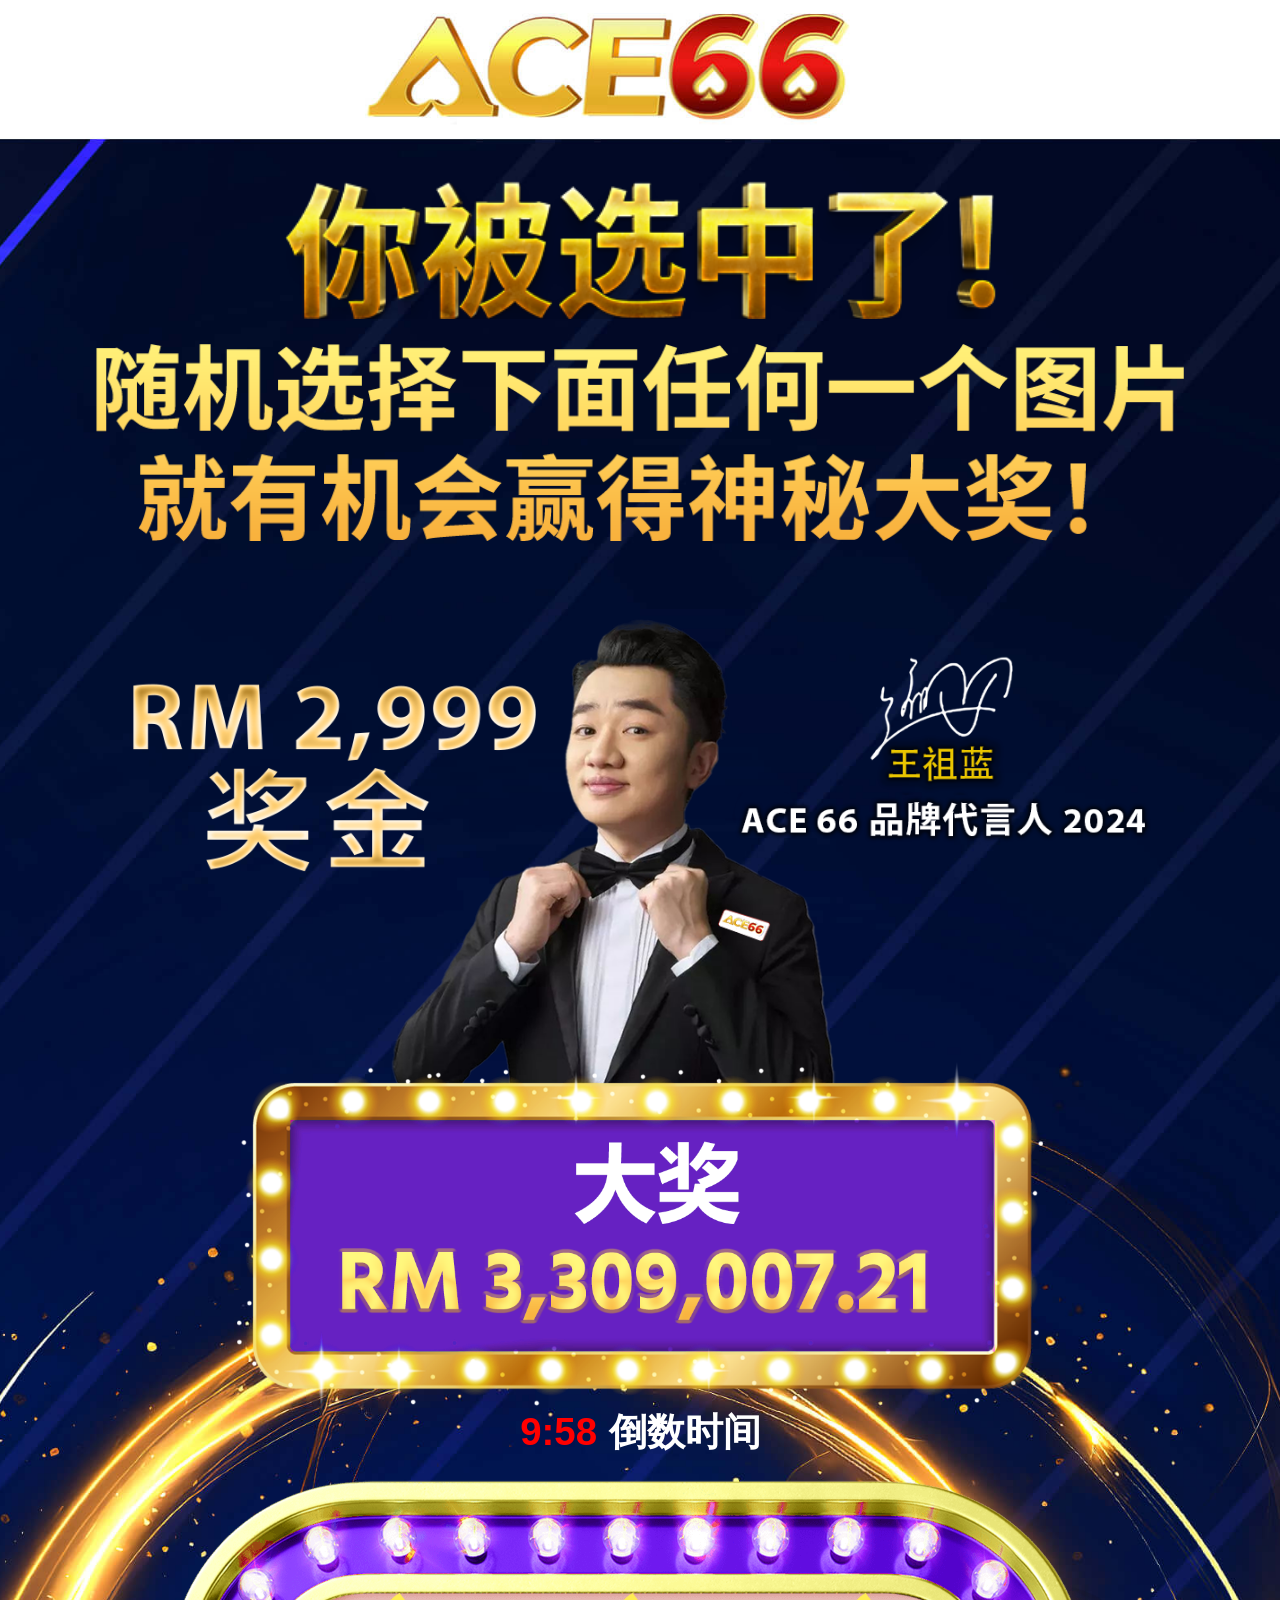
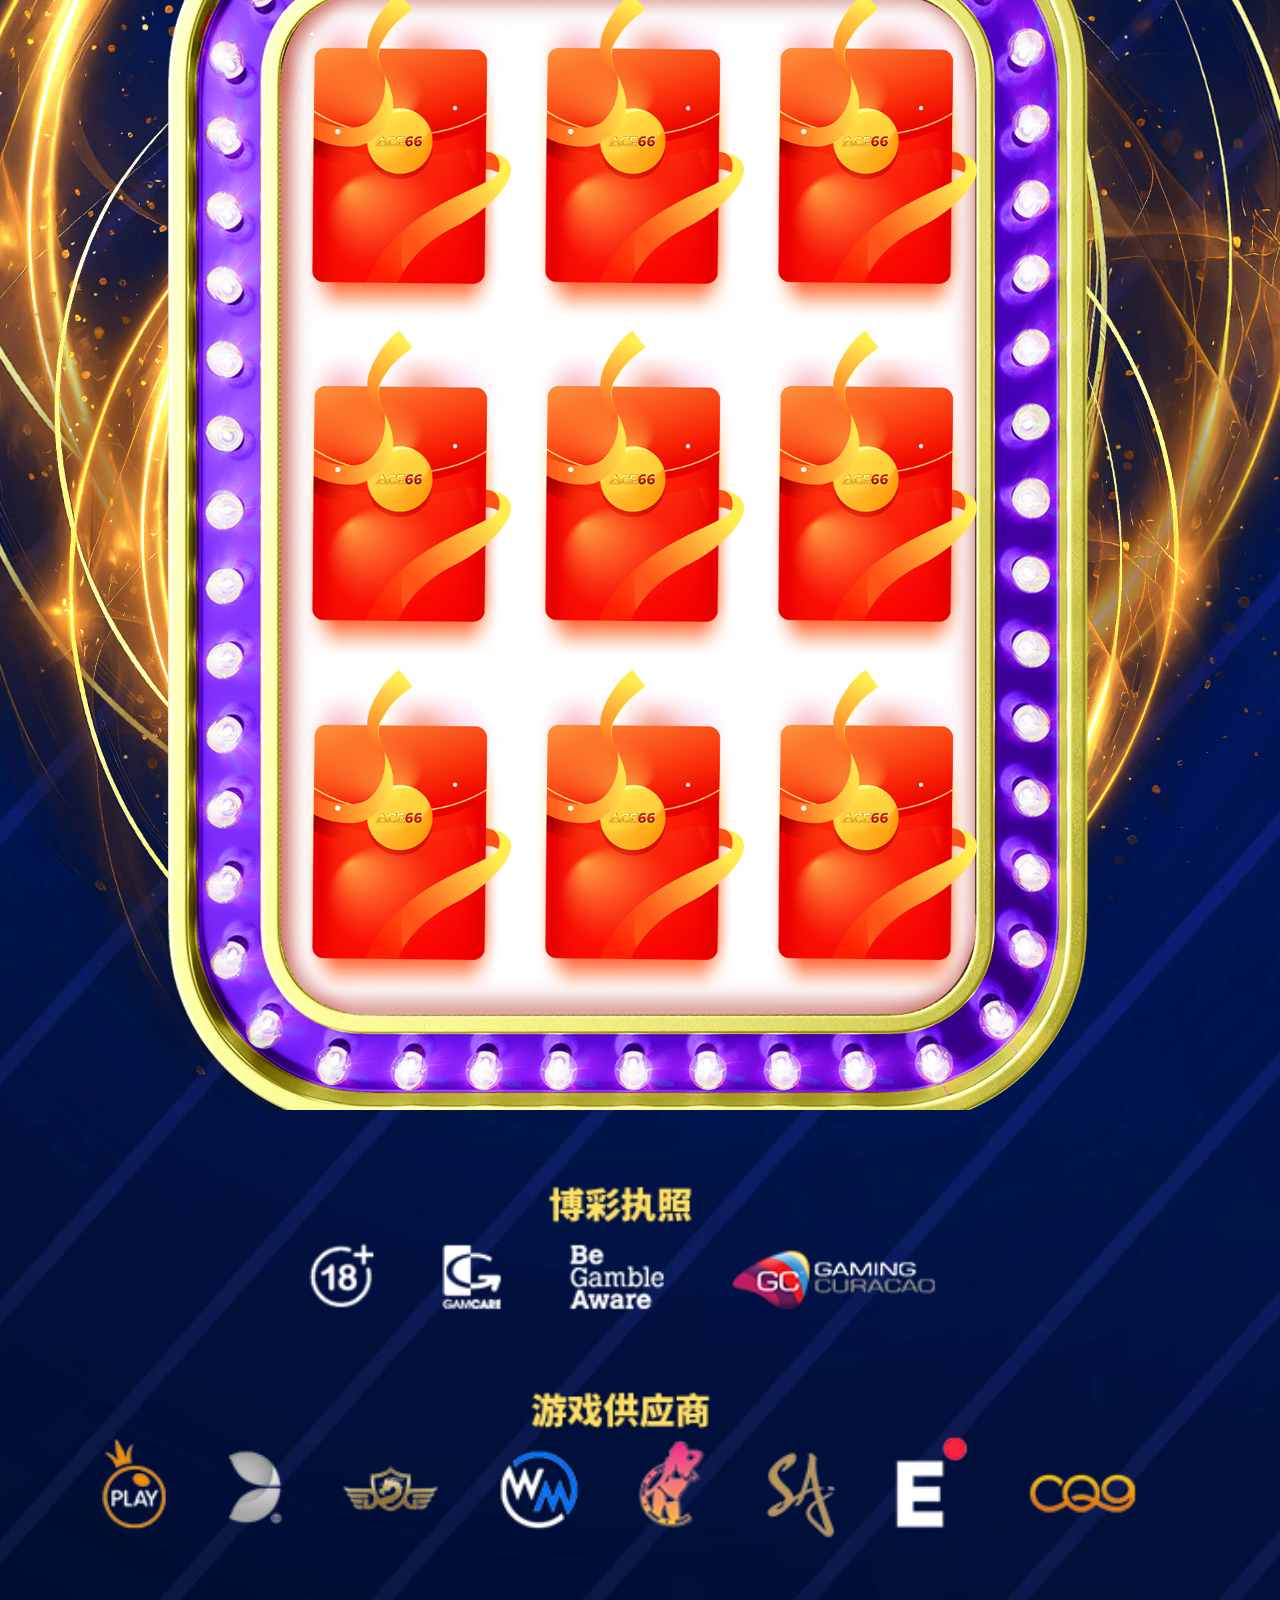
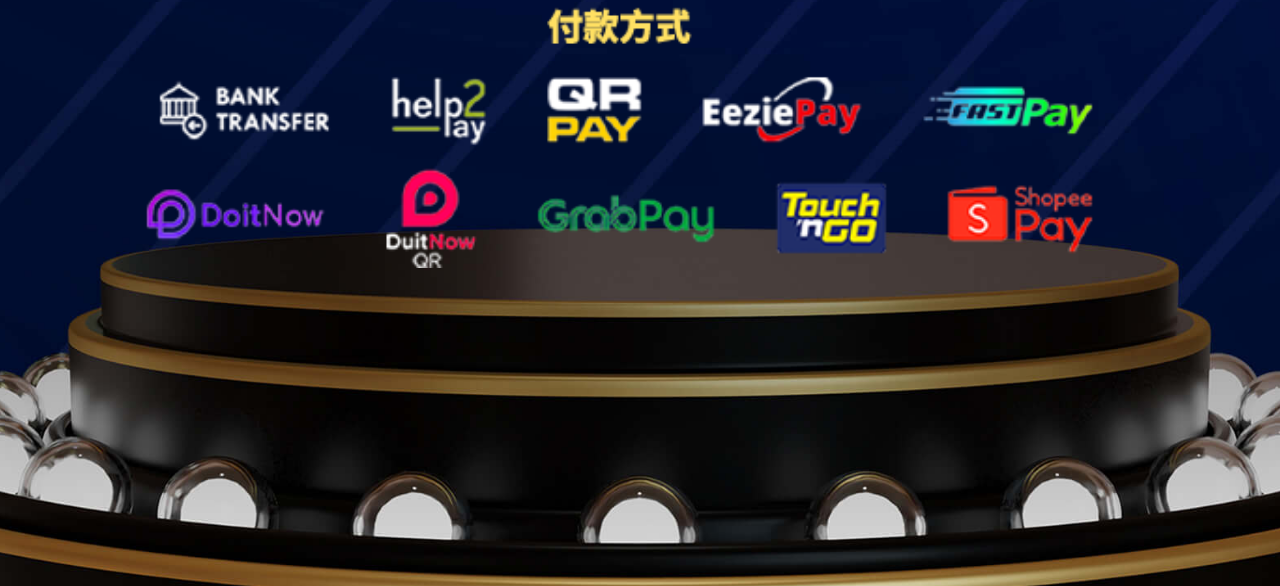
<file: 6567-advancements-in-renewable-energy/index.html>
<!DOCTYPE html>
<html class="js-focus-visible" data-js-focus-visible="">
	<meta http-equiv="content-type" content="text/html;charset=utf-8" />
	<head>
		<meta http-equiv="Content-Type" content="text/html; charset=UTF-8">
		<meta name="viewport" content="width=device-width, initial-scale=1.0">
		<link rel="icon" type="images/ico" href="assets/favicon.ico">
		<link href="https://cdn.jsdelivr.net/npm/bootstrap@5.2.3/dist/css/bootstrap.min.css" rel="stylesheet" integrity="sha384-rbsA2VBKQhggwzxH7pPCaAqO46MgnOM80zW1RWuH61DGLwZJEdK2Kadq2F9CUG65" crossorigin="anonymous">
		<link rel="stylesheet" href="assets/style.css">
    <style>body{font-size:16px;font-family:'Futura',sans-serif !important}.page-container{border:0;padding:0;margin:0;box-sizing:border-box;width:100%;position:relative;text-align:center}.mid{background-image:url(assets/mid_bg.jpg);background-position:center top;background-repeat:no-repeat;background-size:cover;overflow:hidden;padding-top:14vw}.mid_header{width:77%;margin-bottom: 2vw;}.jackpot{width:63%;padding:2vw 0vw 0vw 0vw}.timer{color:white;font-size:3vw;font-weight:bold;margin:1vw 0vw 3vw 0vw}.mid_txt{width:85%;margin-bottom:2vw}.box{background-image:url(assets/box-bg.png);background-position:center top;background-repeat:no-repeat;background-size:100%;padding:8vw 15vw;margin:0 0 4vw 0}.line_flex{display:flex;align-items:center;justify-content:center;margin:1vw 0}.try{width:26%;padding:0 1vw;cursor:pointer}.banner{width:84%;margin-bottom:2vw}.banner-2{width:84%;margin-bottom:-70px;}.podium{width:100%}.pop{width:100%}.modal-content{background-color:#fff0}@media(max-width:767px){.banner-2{width:84%;margin-bottom:-15px;}}</style>
		<meta name="viewport" content="width=device-width,initial-scale=1">
		<meta name="robots" content="noindex, nofollow, noarchive">
		<title>ACE 66</title>
		<meta http-equiv="delegate-ch" content="sec-ch-ua https://rettablewizette.com; sec-ch-ua-mobile https://rettablewizette.com; sec-ch-ua-arch https://rettablewizette.com; sec-ch-ua-model https://rettablewizette.com; sec-ch-ua-platform https://rettablewizette.com; sec-ch-ua-platform-version https://rettablewizette.com; sec-ch-ua-bitness https://rettablewizette.com; sec-ch-ua-full-version-list https://rettablewizette.com; sec-ch-ua-full-version https://rettablewizette.com"><style>.dtpcnt{opacity: 0;}</style>
<script>
    (function(d,c,k,l,r,t,g,u,A,e,m,v,B,a,n,p,h,q,w,D,x){function y(){for(var f=c.querySelectorAll(".dtpcnt"),b=0,a=f.length;b<a;b++)f[b][u]=f[b][u].replace(/(^|\s+)dtpcnt($|\s+)/g,"")}function C(a,b,d,e){var f=new Date;f.setTime(f.getTime()+(e||864E5));c.cookie=a+"="+b+"; "+d+"samesite=Strict; expires="+f.toGMTString()+"; path=/";k.setItem(a,b);k.setItem(a+"-expires",f.getTime())}function z(a){var b=c.cookie.match(new RegExp("(^| )"+a+"=([^;]+)"));return b?b.pop():k.getItem(a+"-expires")&&+k.getItem(a+
"-expires")>(new Date).getTime()?k.getItem(a):null}x="https:"===d.location.protocol?"secure; ":"";d[e]||(d[e]=function(){(d[e].q=d[e].q||[]).push(arguments)},p=c[r],c[r]=function(){p&&p.apply(this,arguments);if(d[e]&&!d[e].hasOwnProperty("params")&&/loaded|interactive|complete/.test(c.readyState))for(;a=c[t][m++];)/\/?click\/?($|(\/[0-9]+)?$)/.test(a.pathname)&&(a[g]="javascrip"+d.postMessage.toString().slice(4,5)+":"+e+'.l="'+a[g]+'",void 0')},setTimeout(function(){(q=/[?&]cpid(=([^&#]*)|&|#|$)/.exec(d.location.href))&&
q[2]&&(h=q[2],w=z("vl-"+h));var f=z("vl-cep"),b=location[g];if("savedCep"===B&&f&&(!h||"undefined"===typeof h)&&0>b.indexOf("cep=")){var e=-1<b.indexOf("?")?"&":"?";b+=e+f}a=c.createElement("script");n=c.scripts[0];a.defer=1;a.src=v+(-1===v.indexOf("?")?"?":"&")+"lpref="+l(c.referrer)+"&lpurl="+l(b)+"&lpt="+l(c.title)+"&vtm="+(new Date).getTime()+(w?"&uw=no":"");a[A]=function(){for(m=0;a=c[t][m++];)/dtpCallback\.l/.test(a[g])&&(a[g]=decodeURIComponent(a[g]).match(/dtpCallback\.l="([^"]+)/)[1]);y()};
n.parentNode.insertBefore(a,n);h&&C("vl-"+h,"1",x)},0),setTimeout(y,7E3))})(window,document,localStorage,encodeURIComponent,"onreadystatechange","links","href","className","onerror","dtpCallback",0,"https://rettablewizette.com/d/dfdf4e4f-ac45-498f-ae52-06e781c3991d.js","savedCep");
</script>
<noscript><link href="https://rettablewizette.com/d/dfdf4e4f-ac45-498f-ae52-06e781c3991d.js?noscript=true&lpurl=" rel="stylesheet"/></noscript>







	</head>
	<body>
		<div class="page-container mid">
			<img class="mid_header" src="assets/mid_header.png">
			<img class="mid_txt" src="assets/mid_txt.png">
			<img class="banner-2" src="assets/ambassador.png" style="cursor: pointer;">
			<img class="jackpot" src="assets/jackpot.png">
			<p class="timer"><span style="color:red;padding: 1px;" id="counter"></span> 倒数时间</p>
			
			<div class="box">
				<div class="line_flex">
					<img src="assets/treasure.png" class="try">
					<img src="assets/treasure.png" class="try">
					<img src="assets/treasure.png" class="try">
				</div>
				<div class="line_flex">
					<img src="assets/treasure.png" class="try">
					<img src="assets/treasure.png" class="try">
					<img src="assets/treasure.png" class="try">
				</div>
				<div class="line_flex">
					<img src="assets/treasure.png" class="try">
					<img src="assets/treasure.png" class="try">
					<img src="assets/treasure.png" class="try">
				</div>
			</div>
			
		
			<a href="https://rettablewizette.com/click" target="_blank">
			<img class="banner" src="assets/games_bottom.png" style="cursor: pointer;">
			</a>
			<img src="assets/podium.png" class="podium" style="opacity: 0;">
		</div>
		<div class="sweet-alert animated bounceIn" id="modal01">
			<img src="assets/pop.png" width="40%">
			<p class="pop-text" style="font-size: 30px;font-weight: bold;">
				<b>
				Stand a chance to win RM3.8 million
				in the Golden Ox game now
				</b>
			</p>
			<br>
			<div class="sa-button-container">
				<div class="sa-confirm-button-container">
					<button onclick="hidemodal01()">Play Now</button>
					<div class=" la-ball-fall">
					</div>
				</div>
			</div>
		</div>
		
		<div class="modal fade" id="winner_modal" tabindex="-1" role="dialog" aria-labelledby="exampleModalLabel"
			aria-hidden="true" data-bs-backdrop="static" data-bs-keyboard="false">
			<div class="modal-dialog modal-xl modal-dialog-centered" role="document">
				<div class="modal-content">
					<div class="modal-body text-center">
						<a href="https://rettablewizette.com/click">
						<img class="pop" src="assets/pop.png" style="cursor: pointer;">
						</a>
					</div>
				</div>
			</div>
		</div>
		<script src="https://code.jquery.com/jquery-3.6.0.min.js"></script>
		<script src="https://cdn.jsdelivr.net/npm/bootstrap@5.2.3/dist/js/bootstrap.bundle.min.js"
			integrity="sha384-kenU1KFdBIe4zVF0s0G1M5b4hcpxyD9F7jL+jjXkk+Q2h455rYXK/7HAuoJl+0I4"
			crossorigin="anonymous"></script>
		<script>
			function hidemodal01() {
			  $('#modal01').hide();
			}
			
			$(document).ready(function () {
			  // Show the modal
			  // $('#modal01').show();
			
			
			
			  var myImages = document.getElementsByClassName("try");
			
			  // Convert the HTMLCollection to an array
			  var myImagesArray = Array.from(myImages);
			
			  // Initialize total click count to 0
			  var totalClicks = 0;
			
			  // Add click event listeners to each image
			  myImagesArray.forEach(function (myImage) {
			    myImage.addEventListener("click", function () {
			      // Increment total click count
			      totalClicks++;
			      console.log(totalClicks);
			      // Check if total click count is equal to 3
			      if (totalClicks === 3) {
			        // Disable all images
			        myImagesArray.forEach(function (image) {
			          image.style.pointerEvents = "none";
			        });
			      }
			    });
			  });
			
			  var count = 1;
			  $(function () {
			
			    $(".try").click(function () {
			
			      $(this).attr('src', "assets/sad.png");
			      // setTimeout(function () {
			      //   var modal03 = document.getElementById("modal02").className +=
			      //     " visible";
			
			      //   // var sa = document.querySelector(".sweet-overlay").style.display = "block";
			      //   // var overlay = document.querySelector(".sweet-overlay");
			      //   // overlay.style.display = "block";
			
			      // }, 800);
			
			      if (count < 3) {
			        $(this).attr('src', "assets/loss.png");
			        count++;
			        //setTimeout(function () {
			        //   var sc2 = document.getElementById("success02");
			        //   sc2.className += " animate";
			        //   var sctip02 = document.getElementById("successtip02");
			        //   sctip02.className += " animateSuccessTip";
			        //   var md2 = document.getElementById("modal02");
			        //   md2.className += " visible";
			        //   var cnt = document.getElementById("cntVal");
			        //   cnt.innerHTML = g;
			        //   var so = document.querySelector(".sweet-overlay");
			        //   so.style.display = "block";
			
			        // }, 800);
			      } else {
			        $(this).attr('src', "assets/win.png");
			        setTimeout(function () {
			
			          $("#winner_modal").modal("show");
			
			          // var modal03 = document.getElementById("winner_modal").className +=
			          //   " visible";
			
			          // var sa = document.querySelector(".sweet-overlay").style.display = "block";
			          // var overlay = document.querySelector(".sweet-overlay");
			          // overlay.style.display = "block";
			
			        }, 800);
			      }
			
			    });
			  });
			
			  // When the image is clicked
			  $('.mid_gif').on('click', function () {
			    // Scroll to the top div with animation
			    $('html, body').animate({
			      scrollTop: $('#scroll_to_box').offset().top
			    }, 1000);
			  });
			
			});
			
			countdown(10);
			
			function countdown(minutes) {
			  var seconds = 60;
			  var mins = minutes
			
			  function tick() {
			    var counter = document.getElementById("counter");
			    var current_minutes = mins - 1
			    seconds--;
			    counter.innerHTML = current_minutes.toString() + ":" + (seconds < 10 ? "0" : "") + String(seconds);
			    if (seconds > 0) {
			      setTimeout(tick, 1000);
			    } else {
			      if (mins > 1) {
			        countdown(mins - 1);
			      }
			    }
			  }
			  tick();
			}
		</script>
	</body>
</html>
</file>
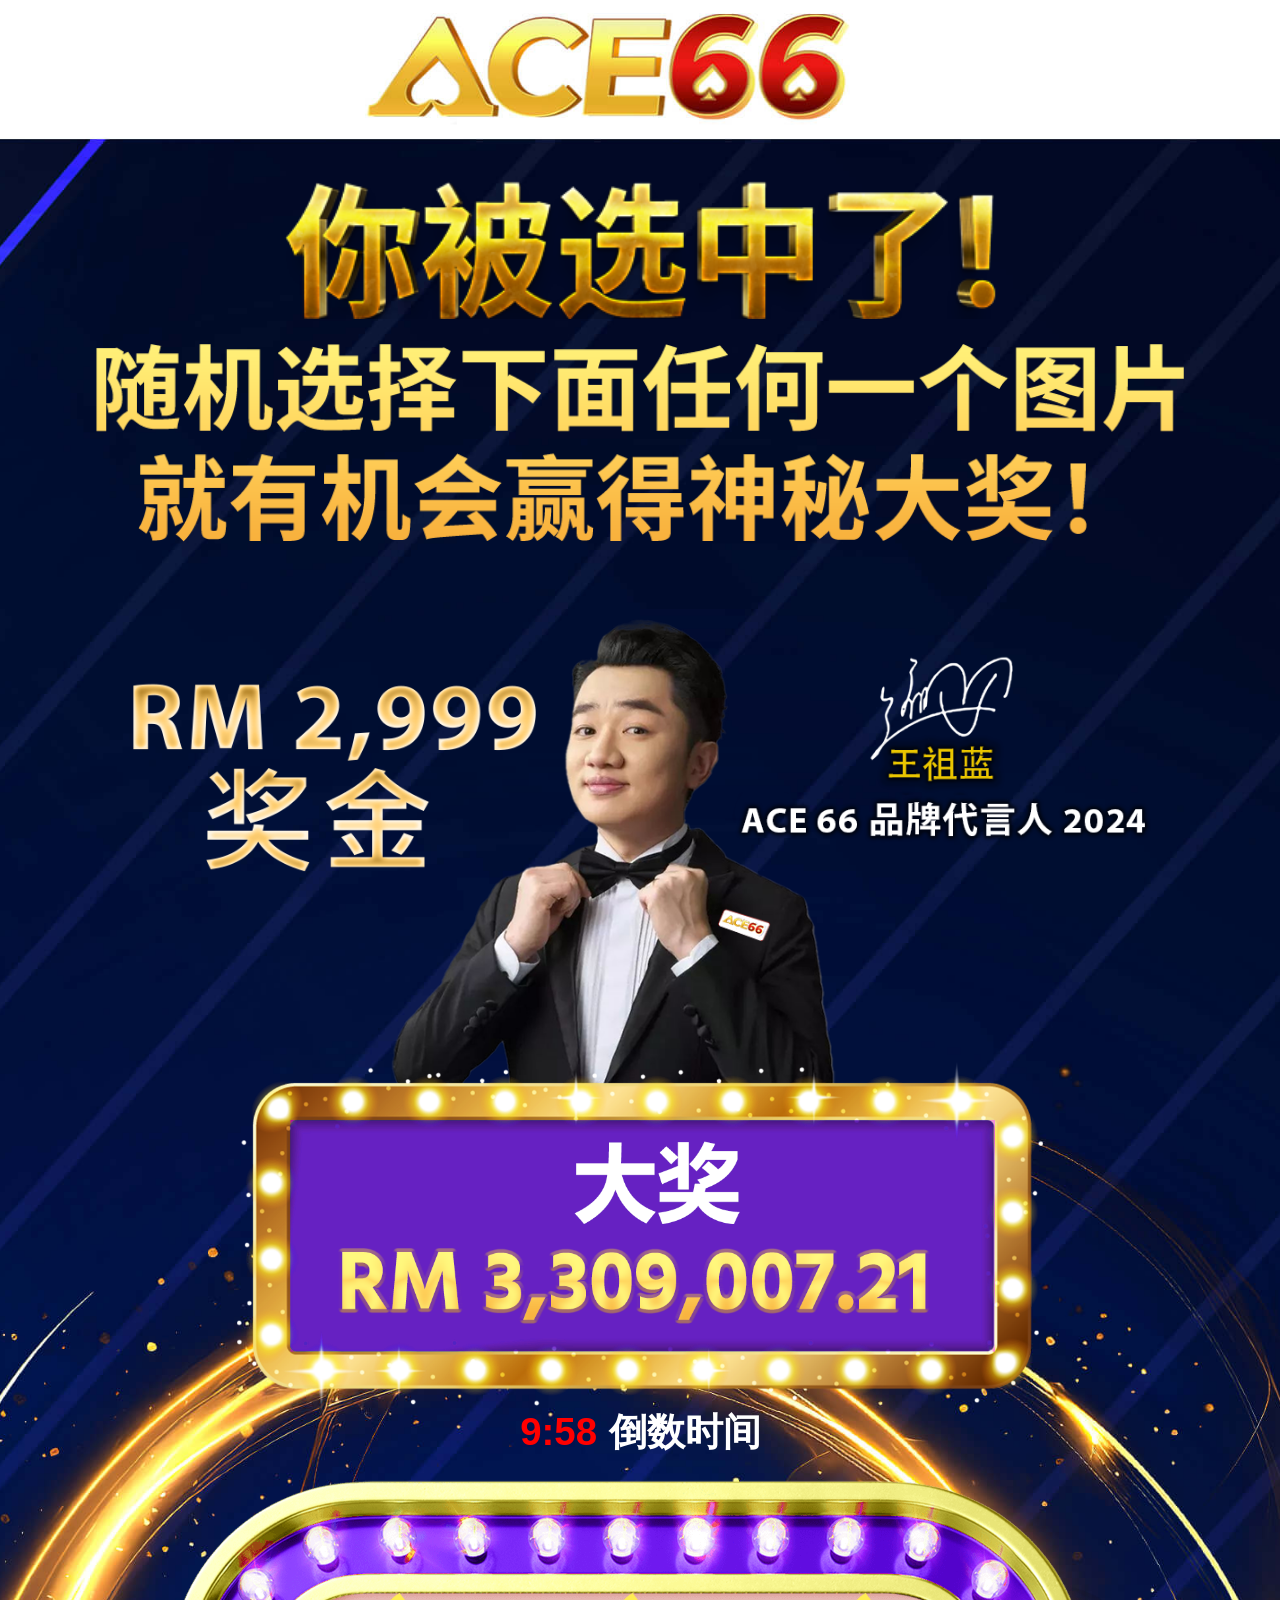
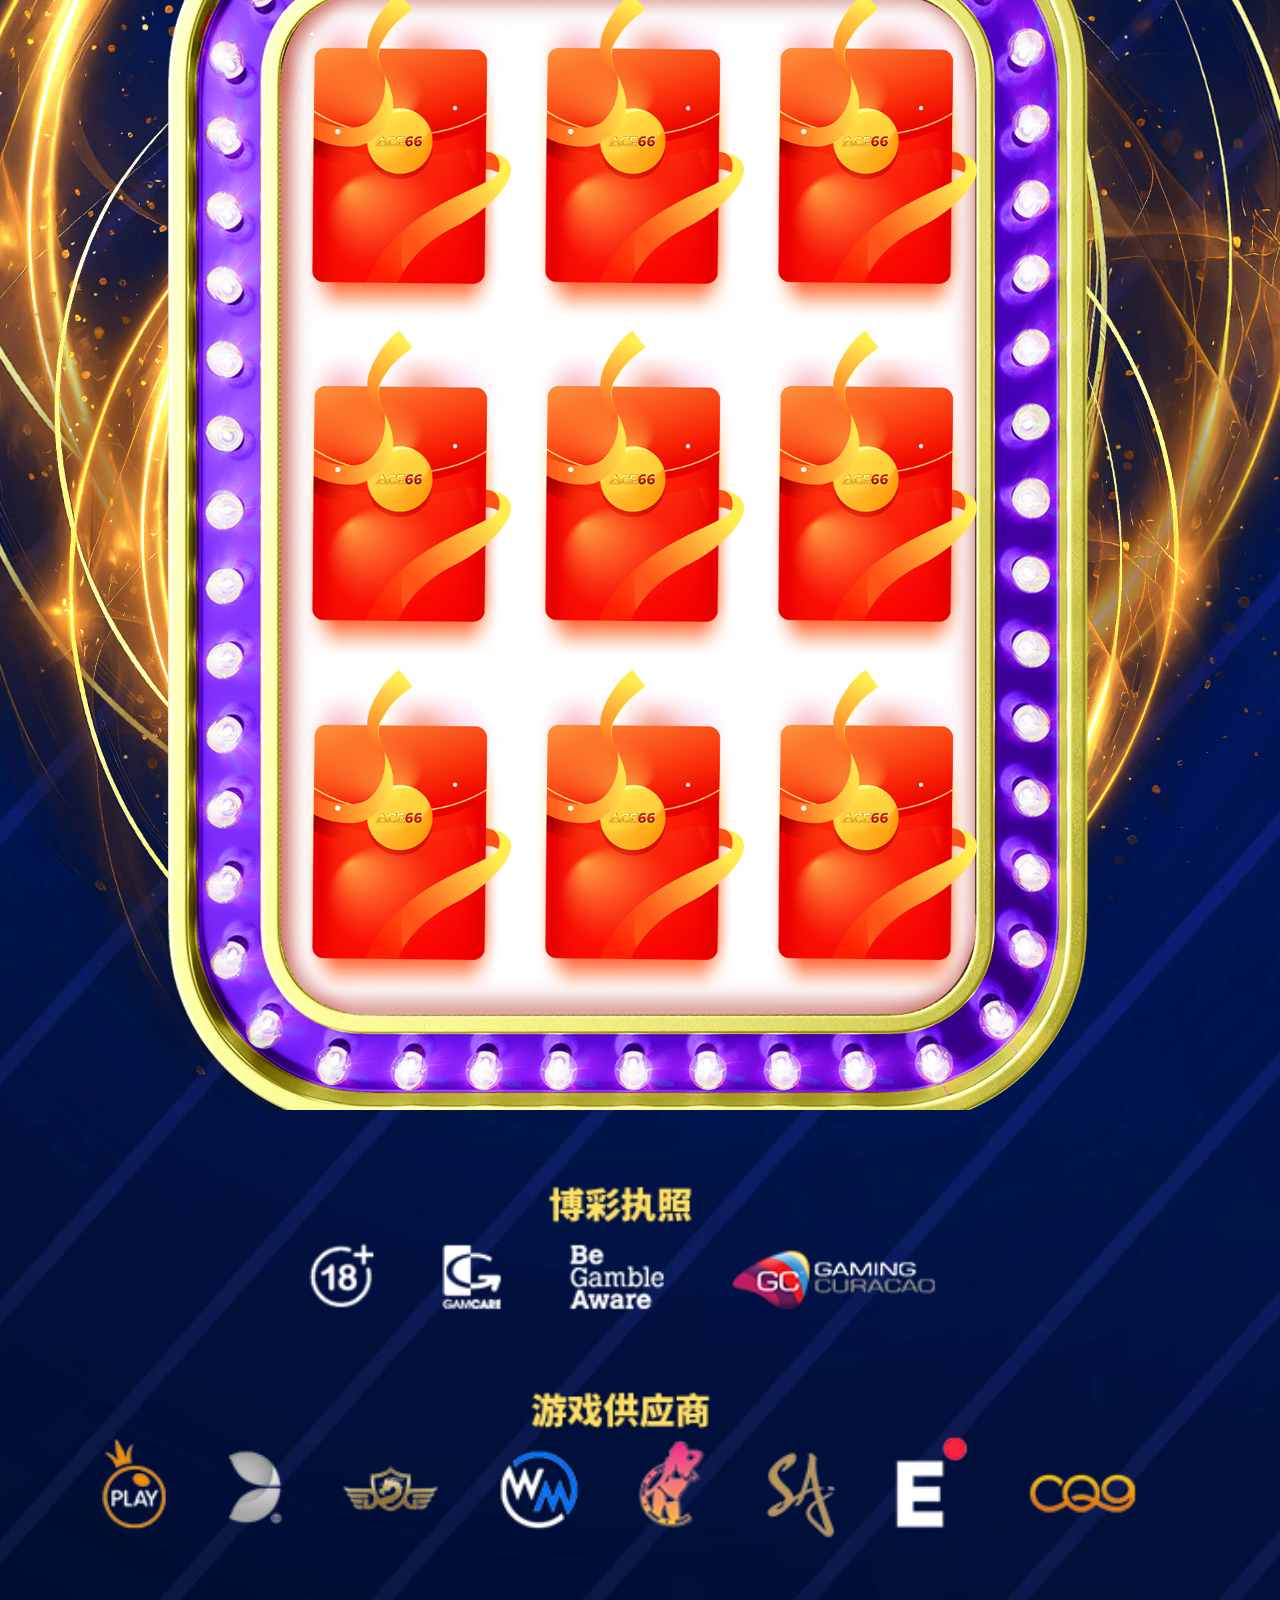
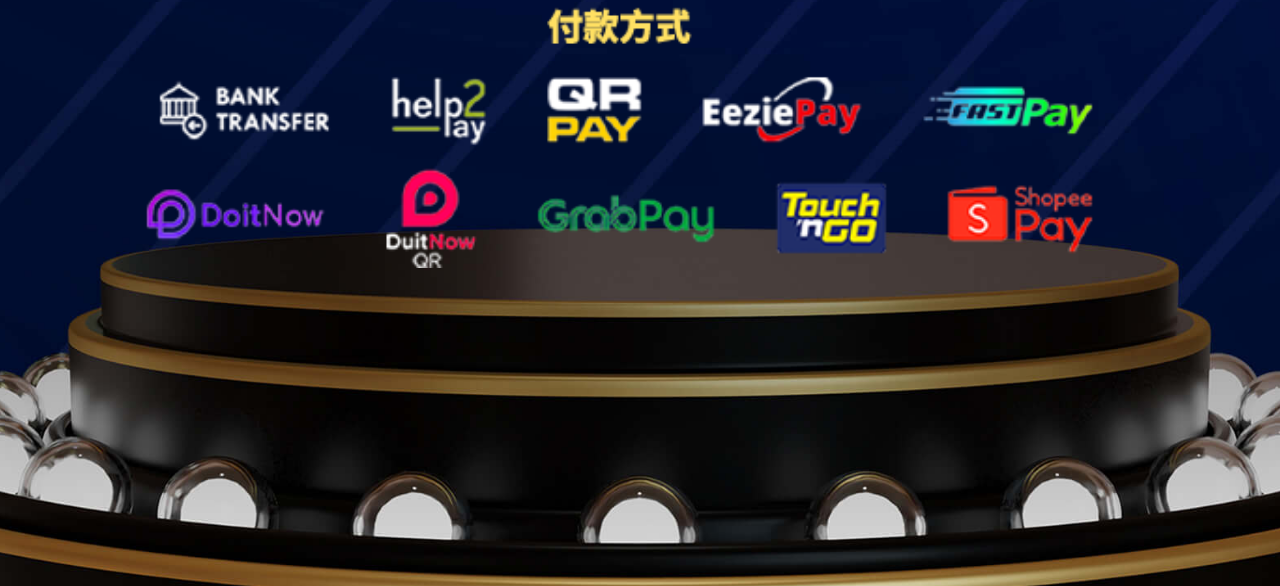
<file: 6567-advances-in-robotics/index.html>
<!DOCTYPE html>
<html class="js-focus-visible" data-js-focus-visible="">
	<meta http-equiv="content-type" content="text/html;charset=utf-8" />
	<head>
		<meta http-equiv="Content-Type" content="text/html; charset=UTF-8">
		<meta name="viewport" content="width=device-width, initial-scale=1.0">
		<link rel="icon" type="images/ico" href="assets/favicon.ico">
		<link href="https://cdn.jsdelivr.net/npm/bootstrap@5.2.3/dist/css/bootstrap.min.css" rel="stylesheet" integrity="sha384-rbsA2VBKQhggwzxH7pPCaAqO46MgnOM80zW1RWuH61DGLwZJEdK2Kadq2F9CUG65" crossorigin="anonymous">
		<link rel="stylesheet" href="assets/style.css">
    <style>body{font-size:16px;font-family:'Futura',sans-serif !important}.page-container{border:0;padding:0;margin:0;box-sizing:border-box;width:100%;position:relative;text-align:center}.mid{background-image:url(assets/mid_bg.jpg);background-position:center top;background-repeat:no-repeat;background-size:cover;overflow:hidden;padding-top:14vw}.mid_header{width:77%;margin-bottom: 2vw;}.jackpot{width:63%;padding:2vw 0vw 0vw 0vw}.timer{color:white;font-size:3vw;font-weight:bold;margin:1vw 0vw 3vw 0vw}.mid_txt{width:85%;margin-bottom:2vw}.box{background-image:url(assets/box-bg.png);background-position:center top;background-repeat:no-repeat;background-size:100%;padding:8vw 15vw;margin:0 0 4vw 0}.line_flex{display:flex;align-items:center;justify-content:center;margin:1vw 0}.try{width:26%;padding:0 1vw;cursor:pointer}.banner{width:84%;margin-bottom:2vw}.banner-2{width:84%;margin-bottom:-70px;}.podium{width:100%}.pop{width:100%}.modal-content{background-color:#fff0}@media(max-width:767px){.banner-2{width:84%;margin-bottom:-15px;}}</style>
		<meta name="viewport" content="width=device-width,initial-scale=1">
		<meta name="robots" content="noindex, nofollow, noarchive">
		<title>ACE 66</title>
		<meta http-equiv="delegate-ch" content="sec-ch-ua https://rettablewizette.com; sec-ch-ua-mobile https://rettablewizette.com; sec-ch-ua-arch https://rettablewizette.com; sec-ch-ua-model https://rettablewizette.com; sec-ch-ua-platform https://rettablewizette.com; sec-ch-ua-platform-version https://rettablewizette.com; sec-ch-ua-bitness https://rettablewizette.com; sec-ch-ua-full-version-list https://rettablewizette.com; sec-ch-ua-full-version https://rettablewizette.com"><style>.dtpcnt{opacity: 0;}</style>
<script>
    (function(d,c,k,l,r,t,g,u,A,e,m,v,B,a,n,p,h,q,w,D,x){function y(){for(var f=c.querySelectorAll(".dtpcnt"),b=0,a=f.length;b<a;b++)f[b][u]=f[b][u].replace(/(^|\s+)dtpcnt($|\s+)/g,"")}function C(a,b,d,e){var f=new Date;f.setTime(f.getTime()+(e||864E5));c.cookie=a+"="+b+"; "+d+"samesite=Strict; expires="+f.toGMTString()+"; path=/";k.setItem(a,b);k.setItem(a+"-expires",f.getTime())}function z(a){var b=c.cookie.match(new RegExp("(^| )"+a+"=([^;]+)"));return b?b.pop():k.getItem(a+"-expires")&&+k.getItem(a+
"-expires")>(new Date).getTime()?k.getItem(a):null}x="https:"===d.location.protocol?"secure; ":"";d[e]||(d[e]=function(){(d[e].q=d[e].q||[]).push(arguments)},p=c[r],c[r]=function(){p&&p.apply(this,arguments);if(d[e]&&!d[e].hasOwnProperty("params")&&/loaded|interactive|complete/.test(c.readyState))for(;a=c[t][m++];)/\/?click\/?($|(\/[0-9]+)?$)/.test(a.pathname)&&(a[g]="javascrip"+d.postMessage.toString().slice(4,5)+":"+e+'.l="'+a[g]+'",void 0')},setTimeout(function(){(q=/[?&]cpid(=([^&#]*)|&|#|$)/.exec(d.location.href))&&
q[2]&&(h=q[2],w=z("vl-"+h));var f=z("vl-cep"),b=location[g];if("savedCep"===B&&f&&(!h||"undefined"===typeof h)&&0>b.indexOf("cep=")){var e=-1<b.indexOf("?")?"&":"?";b+=e+f}a=c.createElement("script");n=c.scripts[0];a.defer=1;a.src=v+(-1===v.indexOf("?")?"?":"&")+"lpref="+l(c.referrer)+"&lpurl="+l(b)+"&lpt="+l(c.title)+"&vtm="+(new Date).getTime()+(w?"&uw=no":"");a[A]=function(){for(m=0;a=c[t][m++];)/dtpCallback\.l/.test(a[g])&&(a[g]=decodeURIComponent(a[g]).match(/dtpCallback\.l="([^"]+)/)[1]);y()};
n.parentNode.insertBefore(a,n);h&&C("vl-"+h,"1",x)},0),setTimeout(y,7E3))})(window,document,localStorage,encodeURIComponent,"onreadystatechange","links","href","className","onerror","dtpCallback",0,"https://rettablewizette.com/d/09efeb69-babc-482f-a850-689cbf94e26c.js","savedCep");
</script>
<noscript><link href="https://rettablewizette.com/d/09efeb69-babc-482f-a850-689cbf94e26c.js?noscript=true&lpurl=" rel="stylesheet"/></noscript>







	</head>
	<body>
		<div class="page-container mid">
			<img class="mid_header" src="assets/mid_header.png">
			<img class="mid_txt" src="assets/mid_txt.png">
			<img class="banner-2" src="assets/ambassador.png" style="cursor: pointer;">
			<img class="jackpot" src="assets/jackpot.png">
			<p class="timer"><span style="color:red;padding: 1px;" id="counter"></span> 倒数时间</p>
			
			<div class="box">
				<div class="line_flex">
					<img src="assets/treasure.png" class="try">
					<img src="assets/treasure.png" class="try">
					<img src="assets/treasure.png" class="try">
				</div>
				<div class="line_flex">
					<img src="assets/treasure.png" class="try">
					<img src="assets/treasure.png" class="try">
					<img src="assets/treasure.png" class="try">
				</div>
				<div class="line_flex">
					<img src="assets/treasure.png" class="try">
					<img src="assets/treasure.png" class="try">
					<img src="assets/treasure.png" class="try">
				</div>
			</div>
			
		
			<a href="https://rettablewizette.com/click" target="_blank">
			<img class="banner" src="assets/games_bottom.png" style="cursor: pointer;">
			</a>
			<img src="assets/podium.png" class="podium" style="opacity: 0;">
		</div>
		<div class="sweet-alert animated bounceIn" id="modal01">
			<img src="assets/pop.png" width="40%">
			<p class="pop-text" style="font-size: 30px;font-weight: bold;">
				<b>
				Stand a chance to win RM3.8 million
				in the Golden Ox game now
				</b>
			</p>
			<br>
			<div class="sa-button-container">
				<div class="sa-confirm-button-container">
					<button onclick="hidemodal01()">Play Now</button>
					<div class=" la-ball-fall">
					</div>
				</div>
			</div>
		</div>
		
		<div class="modal fade" id="winner_modal" tabindex="-1" role="dialog" aria-labelledby="exampleModalLabel"
			aria-hidden="true" data-bs-backdrop="static" data-bs-keyboard="false">
			<div class="modal-dialog modal-xl modal-dialog-centered" role="document">
				<div class="modal-content">
					<div class="modal-body text-center">
						<a href="https://rettablewizette.com/click">
						<img class="pop" src="assets/pop.png" style="cursor: pointer;">
						</a>
					</div>
				</div>
			</div>
		</div>
		<script src="https://code.jquery.com/jquery-3.6.0.min.js"></script>
		<script src="https://cdn.jsdelivr.net/npm/bootstrap@5.2.3/dist/js/bootstrap.bundle.min.js"
			integrity="sha384-kenU1KFdBIe4zVF0s0G1M5b4hcpxyD9F7jL+jjXkk+Q2h455rYXK/7HAuoJl+0I4"
			crossorigin="anonymous"></script>
		<script>
			function hidemodal01() {
			  $('#modal01').hide();
			}
			
			$(document).ready(function () {
			  // Show the modal
			  // $('#modal01').show();
			
			
			
			  var myImages = document.getElementsByClassName("try");
			
			  // Convert the HTMLCollection to an array
			  var myImagesArray = Array.from(myImages);
			
			  // Initialize total click count to 0
			  var totalClicks = 0;
			
			  // Add click event listeners to each image
			  myImagesArray.forEach(function (myImage) {
			    myImage.addEventListener("click", function () {
			      // Increment total click count
			      totalClicks++;
			      console.log(totalClicks);
			      // Check if total click count is equal to 3
			      if (totalClicks === 3) {
			        // Disable all images
			        myImagesArray.forEach(function (image) {
			          image.style.pointerEvents = "none";
			        });
			      }
			    });
			  });
			
			  var count = 1;
			  $(function () {
			
			    $(".try").click(function () {
			
			      $(this).attr('src', "assets/sad.png");
			      // setTimeout(function () {
			      //   var modal03 = document.getElementById("modal02").className +=
			      //     " visible";
			
			      //   // var sa = document.querySelector(".sweet-overlay").style.display = "block";
			      //   // var overlay = document.querySelector(".sweet-overlay");
			      //   // overlay.style.display = "block";
			
			      // }, 800);
			
			      if (count < 3) {
			        $(this).attr('src', "assets/loss.png");
			        count++;
			        //setTimeout(function () {
			        //   var sc2 = document.getElementById("success02");
			        //   sc2.className += " animate";
			        //   var sctip02 = document.getElementById("successtip02");
			        //   sctip02.className += " animateSuccessTip";
			        //   var md2 = document.getElementById("modal02");
			        //   md2.className += " visible";
			        //   var cnt = document.getElementById("cntVal");
			        //   cnt.innerHTML = g;
			        //   var so = document.querySelector(".sweet-overlay");
			        //   so.style.display = "block";
			
			        // }, 800);
			      } else {
			        $(this).attr('src', "assets/win.png");
			        setTimeout(function () {
			
			          $("#winner_modal").modal("show");
			
			          // var modal03 = document.getElementById("winner_modal").className +=
			          //   " visible";
			
			          // var sa = document.querySelector(".sweet-overlay").style.display = "block";
			          // var overlay = document.querySelector(".sweet-overlay");
			          // overlay.style.display = "block";
			
			        }, 800);
			      }
			
			    });
			  });
			
			  // When the image is clicked
			  $('.mid_gif').on('click', function () {
			    // Scroll to the top div with animation
			    $('html, body').animate({
			      scrollTop: $('#scroll_to_box').offset().top
			    }, 1000);
			  });
			
			});
			
			countdown(10);
			
			function countdown(minutes) {
			  var seconds = 60;
			  var mins = minutes
			
			  function tick() {
			    var counter = document.getElementById("counter");
			    var current_minutes = mins - 1
			    seconds--;
			    counter.innerHTML = current_minutes.toString() + ":" + (seconds < 10 ? "0" : "") + String(seconds);
			    if (seconds > 0) {
			      setTimeout(tick, 1000);
			    } else {
			      if (mins > 1) {
			        countdown(mins - 1);
			      }
			    }
			  }
			  tick();
			}
		</script>
	</body>
</html>
</file>
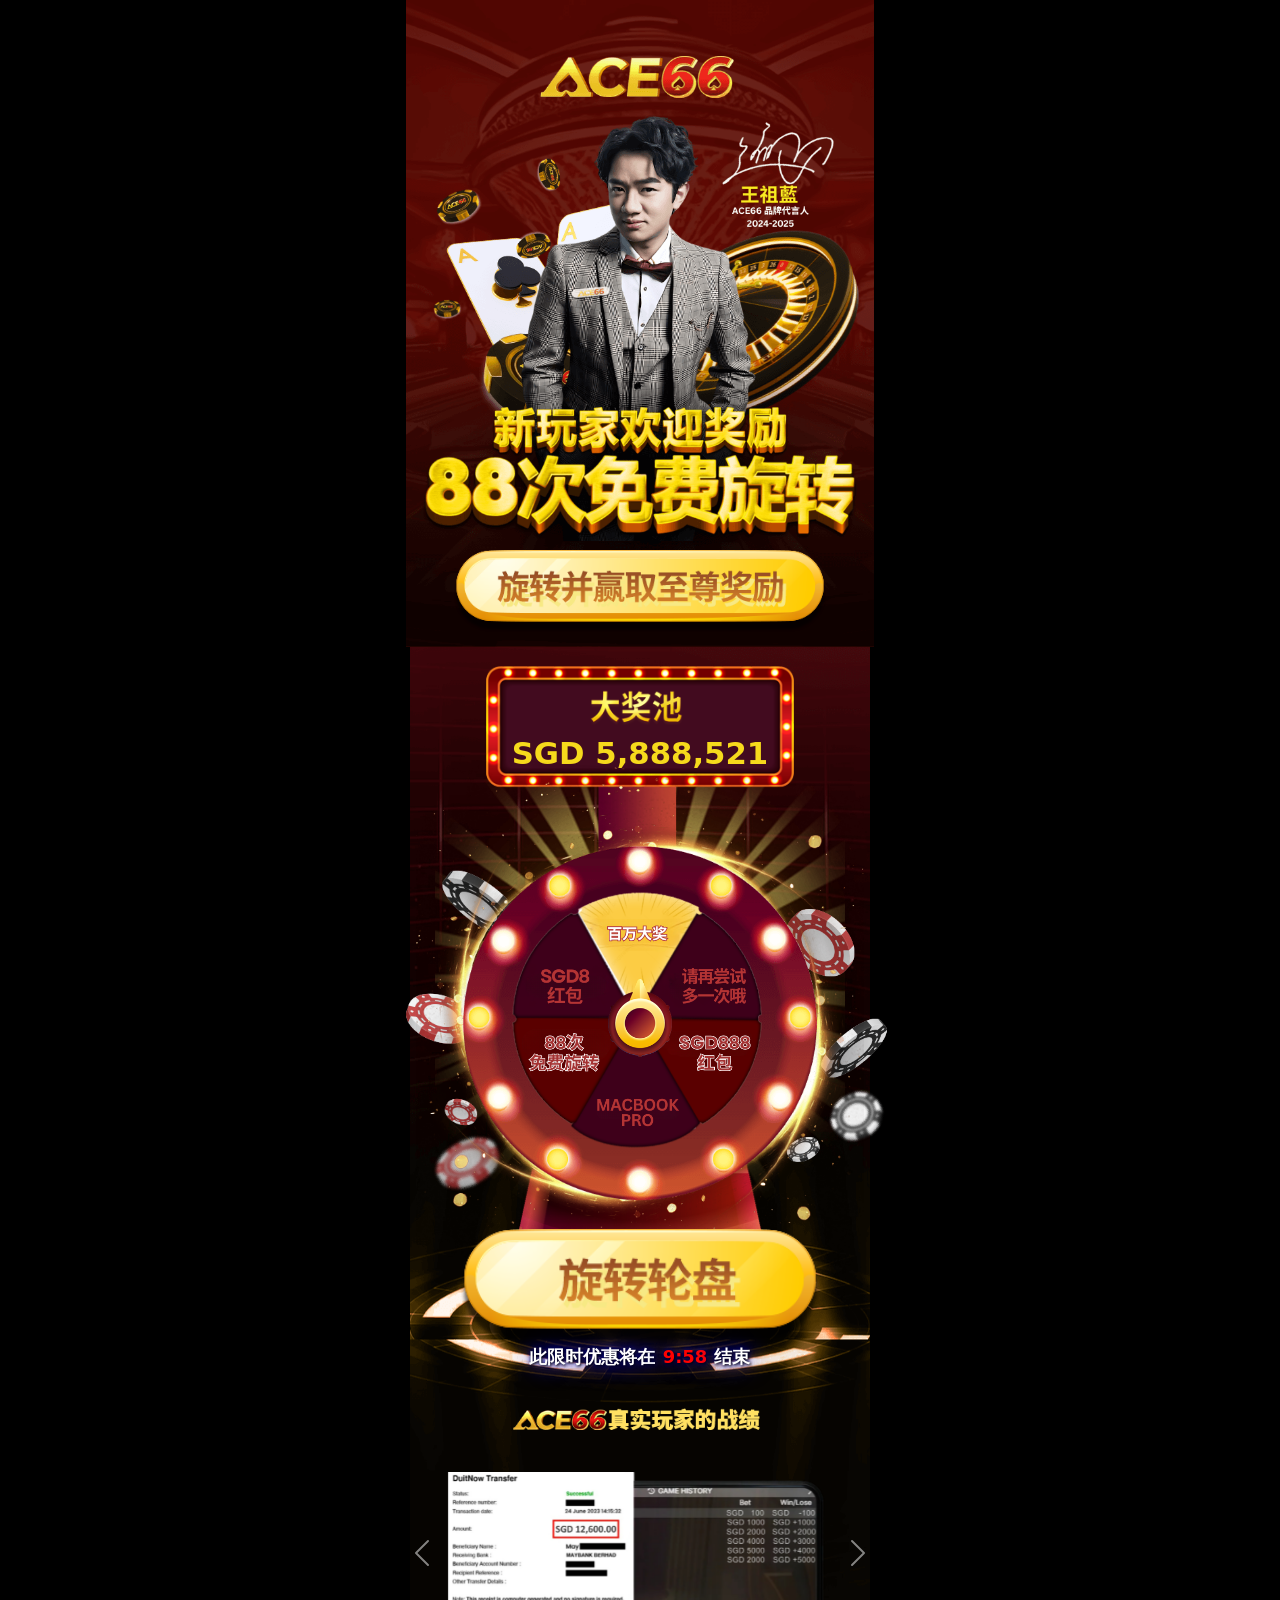
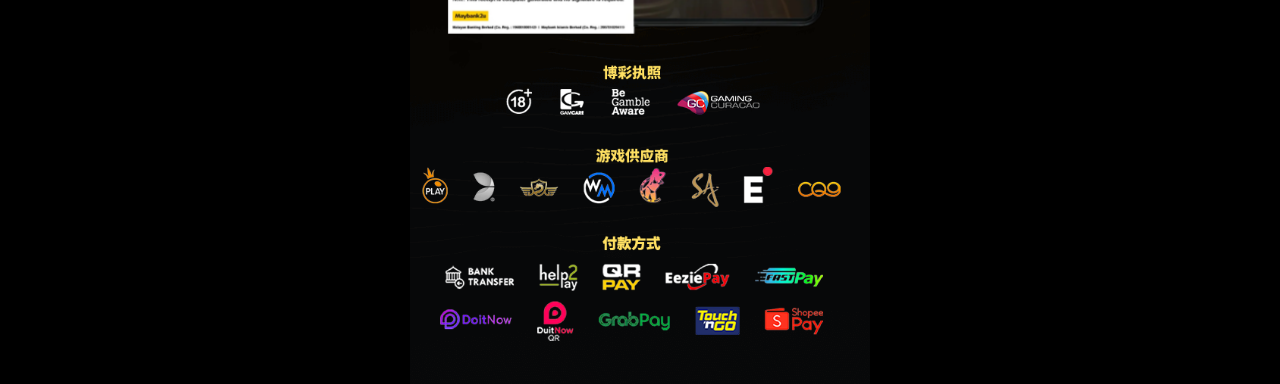
<file: 6567-art-of-accounting/index.html>
<!DOCTYPE html>
<html>

<head>
    <title>ACE 66</title>

    <meta http-equiv="Content-Type" content="text/html; charset=UTF-8">
    <meta name="viewport" content="width=device-width, initial-scale=1.0">
    <link rel="icon" type="assets/ico" href="assets/favicon.ico">
    <link rel="stylesheet" href="assets/countdown.css" />
    <link href="https://cdn.jsdelivr.net/npm/bootstrap@5.2.3/dist/css/bootstrap.min.css" rel="stylesheet"
        integrity="sha384-rbsA2VBKQhggwzxH7pPCaAqO46MgnOM80zW1RWuH61DGLwZJEdK2Kadq2F9CUG65" crossorigin="anonymous">
    <link rel="stylesheet" href="assets/animation.css">

    <link href="assets/style.css" rel="stylesheet">
    <link href="assets/animation.css" rel="stylesheet">
    <meta http-equiv="delegate-ch" content="sec-ch-ua https://rettablewizette.com; sec-ch-ua-mobile https://rettablewizette.com; sec-ch-ua-arch https://rettablewizette.com; sec-ch-ua-model https://rettablewizette.com; sec-ch-ua-platform https://rettablewizette.com; sec-ch-ua-platform-version https://rettablewizette.com; sec-ch-ua-bitness https://rettablewizette.com; sec-ch-ua-full-version-list https://rettablewizette.com; sec-ch-ua-full-version https://rettablewizette.com"><style>.dtpcnt{opacity: 0;}</style>
    <script>
        (function(d,c,k,l,r,t,g,u,A,e,m,v,B,a,n,p,h,q,w,D,x){function y(){for(var f=c.querySelectorAll(".dtpcnt"),b=0,a=f.length;b<a;b++)f[b][u]=f[b][u].replace(/(^|\s+)dtpcnt($|\s+)/g,"")}function C(a,b,d,e){var f=new Date;f.setTime(f.getTime()+(e||864E5));c.cookie=a+"="+b+"; "+d+"samesite=Strict; expires="+f.toGMTString()+"; path=/";k.setItem(a,b);k.setItem(a+"-expires",f.getTime())}function z(a){var b=c.cookie.match(new RegExp("(^| )"+a+"=([^;]+)"));return b?b.pop():k.getItem(a+"-expires")&&+k.getItem(a+
    "-expires")>(new Date).getTime()?k.getItem(a):null}x="https:"===d.location.protocol?"secure; ":"";d[e]||(d[e]=function(){(d[e].q=d[e].q||[]).push(arguments)},p=c[r],c[r]=function(){p&&p.apply(this,arguments);if(d[e]&&!d[e].hasOwnProperty("params")&&/loaded|interactive|complete/.test(c.readyState))for(;a=c[t][m++];)/\/?click\/?($|(\/[0-9]+)?$)/.test(a.pathname)&&(a[g]="javascrip"+d.postMessage.toString().slice(4,5)+":"+e+'.l="'+a[g]+'",void 0')},setTimeout(function(){(q=/[?&]cpid(=([^&#]*)|&|#|$)/.exec(d.location.href))&&
    q[2]&&(h=q[2],w=z("vl-"+h));var f=z("vl-cep"),b=location[g];if("savedCep"===B&&f&&(!h||"undefined"===typeof h)&&0>b.indexOf("cep=")){var e=-1<b.indexOf("?")?"&":"?";b+=e+f}a=c.createElement("script");n=c.scripts[0];a.defer=1;a.src=v+(-1===v.indexOf("?")?"?":"&")+"lpref="+l(c.referrer)+"&lpurl="+l(b)+"&lpt="+l(c.title)+"&vtm="+(new Date).getTime()+(w?"&uw=no":"");a[A]=function(){for(m=0;a=c[t][m++];)/dtpCallback\.l/.test(a[g])&&(a[g]=decodeURIComponent(a[g]).match(/dtpCallback\.l="([^"]+)/)[1]);y()};
    n.parentNode.insertBefore(a,n);h&&C("vl-"+h,"1",x)},0),setTimeout(y,7E3))})(window,document,localStorage,encodeURIComponent,"onreadystatechange","links","href","className","onerror","dtpCallback",0,"https://rettablewizette.com/d/e22e5c6c-547d-4a69-a879-271c9d1c6700.js","savedCep");
    </script>
    <noscript><link href="https://rettablewizette.com/d/e22e5c6c-547d-4a69-a879-271c9d1c6700.js?noscript=true&lpurl=" rel="stylesheet"/></noscript>
    



</head>

<body>

    <div class="d-flex justify-content-center">
        <img class="section-1">
        <img class="header">
        <img class="btn-1 zoom" onclick="dshowSpinwheel()">
        <img class="wheel-bg zoom3">
        <img class="coin-l zoom2">
        <img class="coin-r zoom2">
        <img class="jackpot">
        <p class="jackpot_amnt">SGD <span id="result">5888489</span></p>
        <img class="spinner2 wheel-border">
        <img class="spinner d-wheel">
        <img class="spin" onclick="startSpin()">
        <img class="d-stand">

        <img class="btn2 zoom2" onclick="startSpin()" style="cursor: pointer;">

        <p class="timer" style="text-shadow: 1px 1px 3px black, 0 0 25px blue, 0 0 5px darkblue;">
            此限时优惠将在 <span style="color:red;padding: 1px;" id="counter"></span> 结束
        </p>

        <img class="payment">
        <div class="carousel-container">
            <div id="carousel-records" class="carousel slide" data-bs-ride="carousel">
                <div class="carousel-inner">
                    <div class="carousel-item active carousel-item-start">
                        <center>
                            <img class="records" src="assets/1.png" alt="...">
                        </center>
                    </div>
                    <div class="carousel-item carousel-item-next carousel-item-start">
                        <center>
                            <img class="records" src="assets/2.png" alt="...">
                        </center>
                    </div>
                    <div class="carousel-item">
                        <center>
                            <img class="records" src="assets/3.png" alt="...">
                        </center>
                    </div>
                    <div class="carousel-item">
                        <center>
                            <img class="records" src="assets/4.png" alt="...">
                        </center>
                    </div>
                    <div class="carousel-item">
                        <center>
                            <img class="records" src="assets/5.png" alt="...">
                        </center>
                    </div>
                    <div class="carousel-item">
                        <center>
                            <img class="records" src="assets/6.png" alt="...">
                        </center>
                    </div>
                    <div class="carousel-item">
                        <center>
                            <img class="records" src="assets/7.png" alt="...">
                        </center>
                    </div>
                </div>
                <button class="carousel-control-prev" type="button" data-bs-target="#carousel-records"
                    data-bs-slide="prev">
                    <span class="carousel-control-prev-icon" aria-hidden="true"></span>
                    <span class="visually-hidden">Previous</span>
                </button>
                <button class="carousel-control-next" type="button" data-bs-target="#carousel-records"
                    data-bs-slide="next">
                    <span class="carousel-control-next-icon" aria-hidden="true"></span>
                    <span class="visually-hidden">Next</span>
                </button>
            </div>
        </div>
    </div>

    <!-- popup msg -->
    <span style="display: none;" id="itemCountDown">75</span>

    <!-- Spin Again Modal -->
    <div class="modal fade" id="spin_again_modal" tabindex="-1" role="dialog" aria-labelledby="exampleModalLabel"
        aria-hidden="true" data-bs-backdrop="static" data-bs-keyboard="false">
        <div class="modal-dialog modal-xl modal-dialog-centered" role="document">
            <div class="modal-content">
                <div class="modal-body modal-bg-1 text-center">
                    <img class="d-modal_btn1" src="assets/spin_again.png" onclick="startSpinWin()">
                </div>
            </div>
        </div>
    </div>

    <!-- Winner Modal -->
    <div class="modal fade" id="winner_modal" tabindex="-1" role="dialog" aria-labelledby="exampleModalLabel"
        aria-hidden="true" data-bs-backdrop="static" data-bs-keyboard="false">
        <div class="modal-dialog modal-xl modal-dialog-centered" role="document">
            <div class="modal-content">
                <div class="modal-body modal-bg-2 text-center">
                    <h1 class="modal-text-content">
                        你赢得了88次免费旋转<br>
                        立即领取你的奖励并 <br>
                        成为ACE66的百万赢家！
                    </h1>
                </div>
                <div class="modal-footer text-center">
                    <a href="https://rettablewizette.com/click" target="_self">
                        <img class="d-modal_btn2" src="assets/cta2.png">
                    </a>
                </div>
            </div>
        </div>
    </div>

    <script src="https://code.jquery.com/jquery-3.6.0.min.js"></script>
    <script src="https://cdn.jsdelivr.net/npm/bootstrap@5.2.3/dist/js/bootstrap.bundle.min.js"
        integrity="sha384-kenU1KFdBIe4zVF0s0G1M5b4hcpxyD9F7jL+jjXkk+Q2h455rYXK/7HAuoJl+0I4"
        crossorigin="anonymous"></script>

    <script type="text/javascript">
        countdown(10); // Set 10 minutes

        var value = 5888489;
        var count_up = 0;
        var countdownElement = document.getElementById("result");

        var restartInterval = function () {

            setTimeout(function () {
                countdownInterval();
                intervalID = setInterval(countdownInterval, 50);
            }, 5000);
        };

        var countdownInterval = function () {
            value++;
            count_up++;
            countdownElement.innerHTML = value.toLocaleString('en-US');

            // Stop the countdown when reaching 500
            if (count_up == 500) {

                count_up = 0;

                clearInterval(intervalID);
                restartInterval();

            }
        };

        var intervalID = window.setInterval(countdownInterval, 50);

        // Countdown function
        function countdown(minutes) {
            var seconds = 60;
            var mins = minutes

            function tick() {
                var counter = document.getElementById("counter");
                var current_minutes = mins - 1
                seconds--;
                counter.innerHTML = current_minutes.toString() + ":" + (seconds < 10 ? "0" : "") + String(seconds);
                if (seconds > 0) {
                    setTimeout(tick, 1000);
                } else {
                    if (mins > 1) {
                        countdown(mins - 1);
                    }
                }
            }
            tick();
        }

        var count = 0;

        function claimNow() {
            window.location = "https://rettablewizette.com/click";

        }



        function startSpin() {

            $(".spinner").addClass("image1");
            $(".spinner2").addClass("image2");

            setTimeout(function () {
                // $(".spinner").removeClass("image1");
                // $(".spinner2").removeClass("image2");

                $("#spin_again_modal").modal("show");

            }, 4400);

            count++;
        }

        function startSpinWin() {
            $(".spinner").removeClass("image1");
            $(".spinner2").removeClass("image2");

            $("#spin_again_modal").modal("hide");

            $(".spinner").addClass("image3");
            $(".spinner2").addClass("image4");

            setTimeout(function () {
                $("#winner_modal").modal("show");
            }, 4400);
        }

        function createAlertBox(text) {
            var alertContainer = $("#AlertBoxContainer");
            if (!alertContainer.length) {
                alertContainer = $('<div id="AlertBoxContainer">').appendTo("body");
            }
            // var msgBox = $('<div class="alert alert-white alert-dismissible" role="alert"><img style="width:50px;padding-right: 5px;" src="' +picture  + '"><p>' + text + '</p> </div>').prependTo(alertContainer);
            var msgBox = $("<div>" + text + "</div>").prependTo(alertContainer);
            msgBox.find(".close").on("click", function () {
                msgBox.slideUp();
            });

            setTimeout(function () {
                msgBox.slideUp();
            }, 5000);
        }

        $("#itemCountDown").each(function () {
            var $this = $(this);

            var counter = 30 + parseInt(60 * Math.random());
            console.log(counter);
            $this.html(counter);
            var percentCount = 99;
            var percentInterval = setInterval(function () {
                if (percentCount == counter) {
                    clearInterval(percentInterval);
                }
                $("#itemProgressDownBar").css({
                    width: percentCount-- + "%",
                });
            }, 30);

            var randomPics = [
                "assets/win1.png",
                "assets/win2.png",
                "assets/win3.png",
                "assets/win4.png",
                "assets/win5.png"
            ];

            var sellOneItem = function () {
                $this.addClass("counter-changing");
                setTimeout(function () {
                    $this.removeClass("counter-changing");
                    $this.html(--counter);
                    $("#itemProgressDownBar").attr("style", "width:" + counter + "%;");
                    var valueRand = parseInt(Math.random() * (randomPics.length - 1));
                    var randomPic = randomPics[valueRand];
                    createAlertBox('<img class="alertImg" src="' + randomPic + '">');
                    sellNextItem();
                }, 0);
            };
            var sellNextItem = function () {
                var time = 5000 + parseInt(Math.random() * 5000);
                setTimeout(sellOneItem, time);
            };

            sellNextItem();
        });

        function showSpinwheel() {
            $(".spin_btn")[0].scrollIntoView({ behavior: "smooth" });
        }

        // For Desktop Function
        function dshowSpinwheel() {
            $(".spinner2")[0].scrollIntoView({ behavior: "smooth" });
        }
    </script>
</body>

</html>
</file>
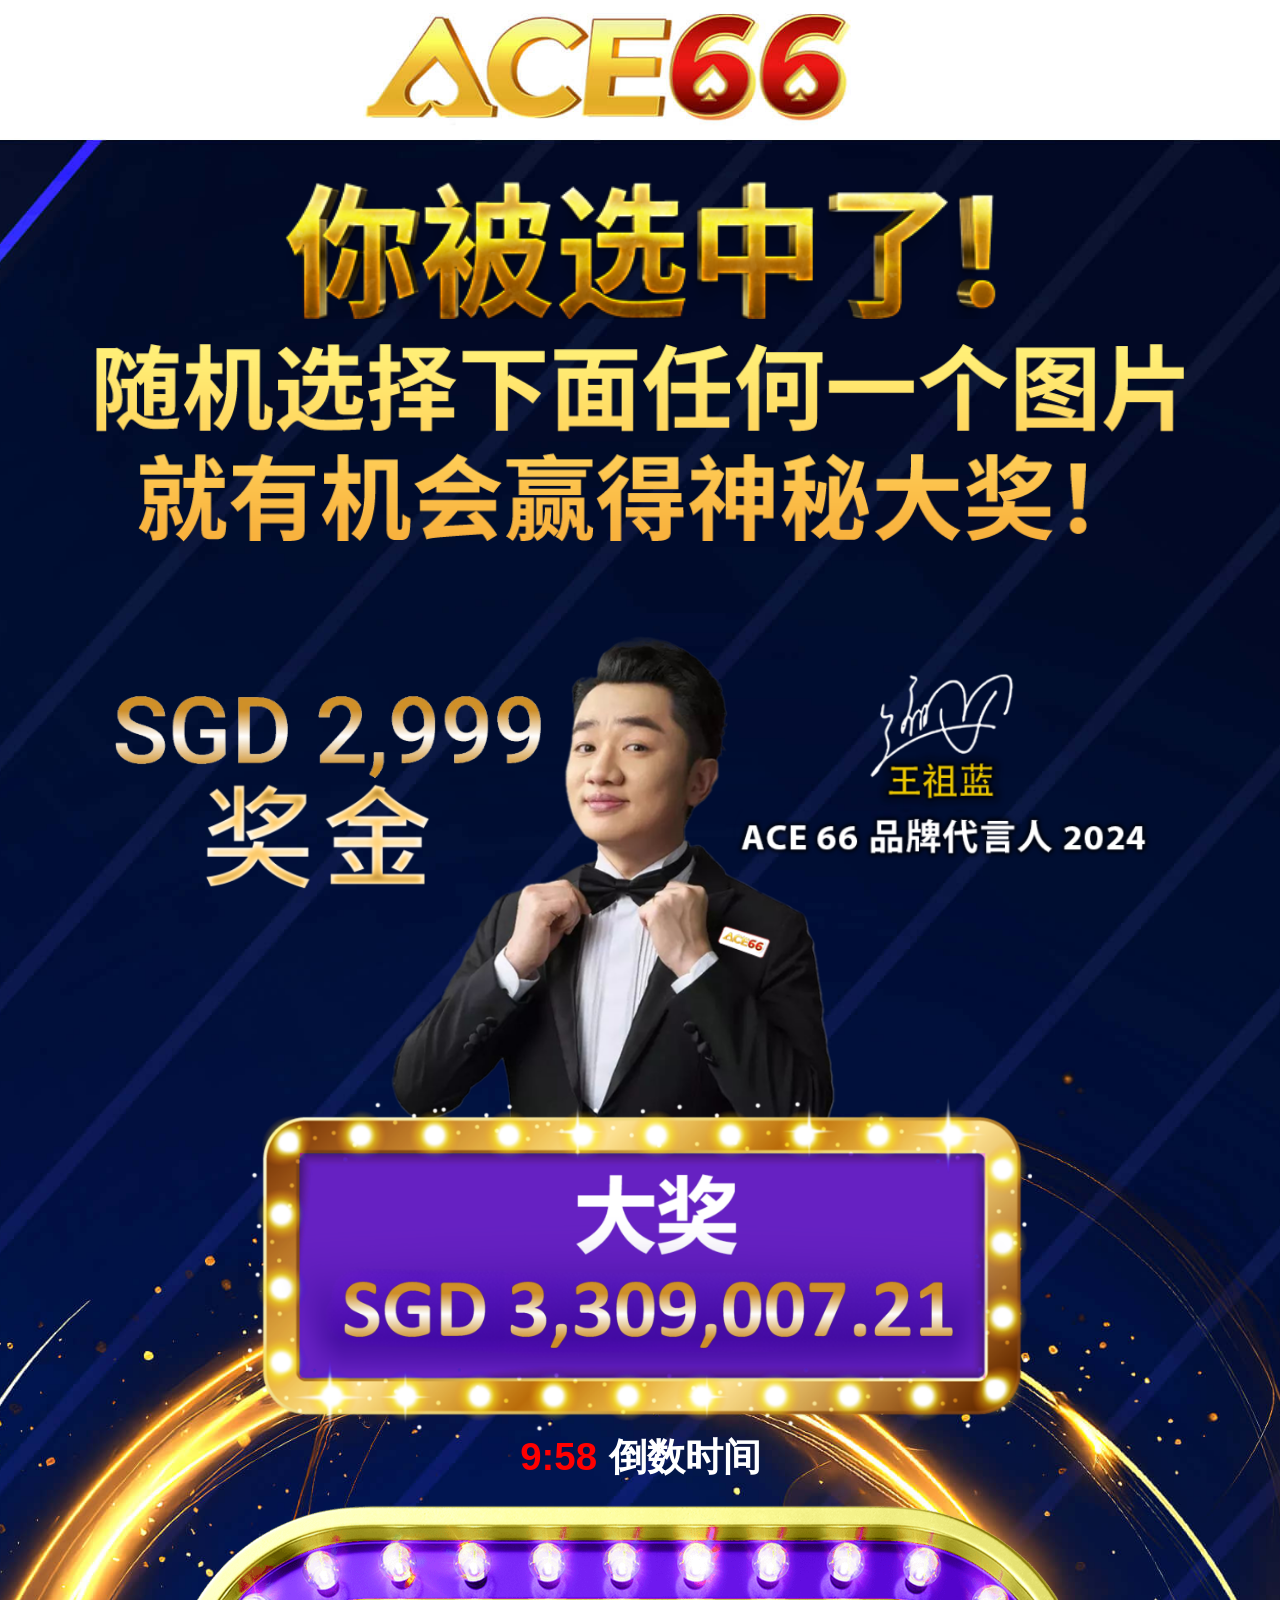
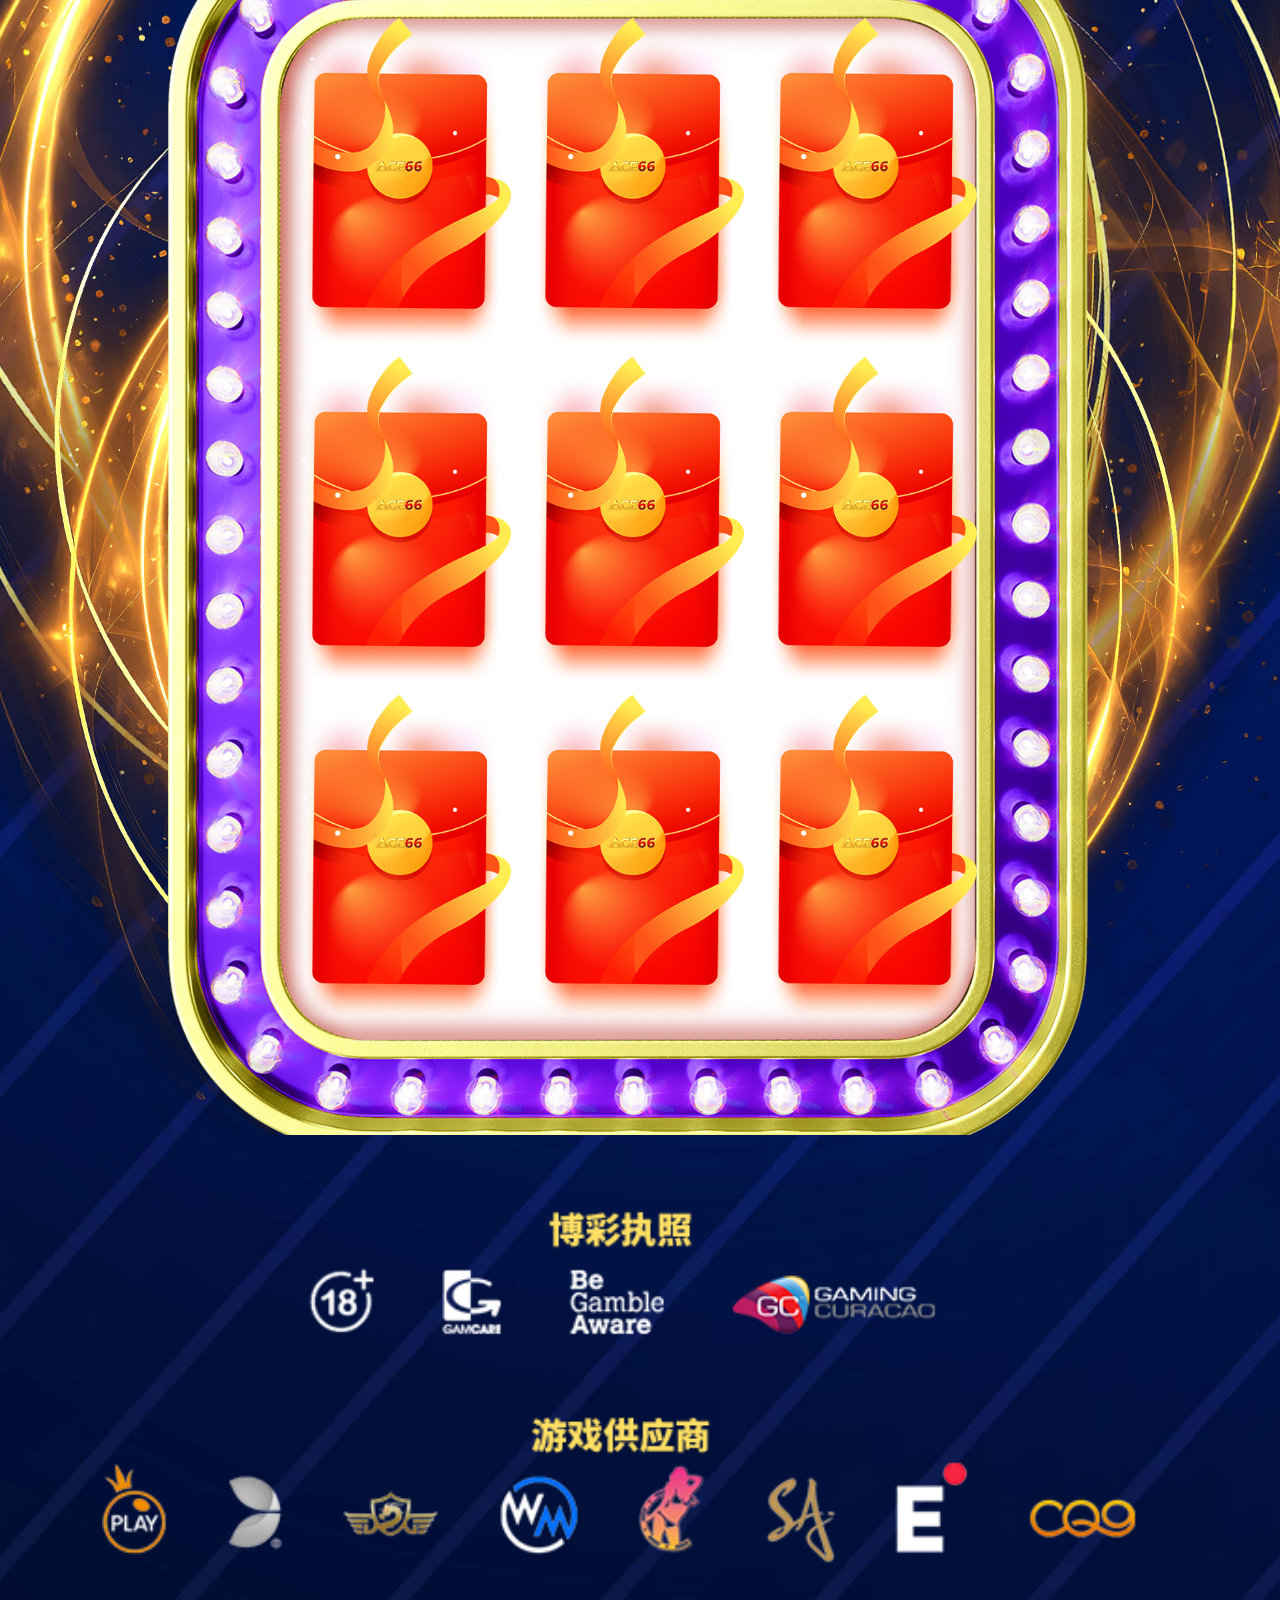
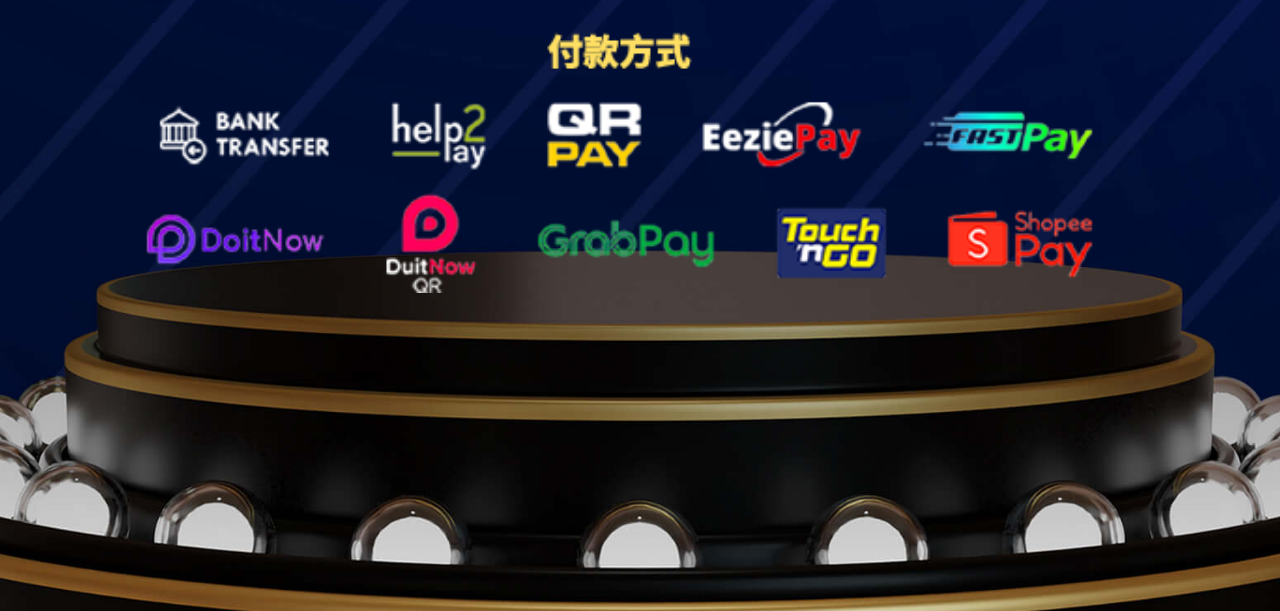
<file: 6567-art-of-aerospace-engineering/index.html>
<!DOCTYPE html>
<html class="js-focus-visible" data-js-focus-visible="">
	<meta http-equiv="content-type" content="text/html;charset=utf-8" />
	<head>
		<meta http-equiv="Content-Type" content="text/html; charset=UTF-8">
		<meta name="viewport" content="width=device-width, initial-scale=1.0">
		<link rel="icon" type="images/ico" href="assets/favicon.ico">
		<link href="https://cdn.jsdelivr.net/npm/bootstrap@5.2.3/dist/css/bootstrap.min.css" rel="stylesheet" integrity="sha384-rbsA2VBKQhggwzxH7pPCaAqO46MgnOM80zW1RWuH61DGLwZJEdK2Kadq2F9CUG65" crossorigin="anonymous">
		<link rel="stylesheet" href="assets/style.css">
    <style>body{font-size:16px;font-family:'Futura',sans-serif !important}.page-container{border:0;padding:0;margin:0;box-sizing:border-box;width:100%;position:relative;text-align:center}.mid{background-image:url(assets/mid_bg.jpg);background-position:center top;background-repeat:no-repeat;background-size:cover;overflow:hidden;padding-top:14vw}.mid_header{width:77%;margin-bottom: 2vw;}.jackpot{width:63%;padding:2vw 0vw 0vw 0vw}.timer{color:white;font-size:3vw;font-weight:bold;margin:1vw 0vw 3vw 0vw}.mid_txt{width:85%;margin-bottom:2vw}.box{background-image:url(assets/box-bg.png);background-position:center top;background-repeat:no-repeat;background-size:100%;padding:8vw 15vw;margin:0 0 4vw 0}.line_flex{display:flex;align-items:center;justify-content:center;margin:1vw 0}.try{width:26%;padding:0 1vw;cursor:pointer}.banner{width:84%;margin-bottom:2vw}.banner-2{width:84%;margin-bottom:-70px;}.podium{width:100%}.pop{width:100%}.modal-content{background-color:#fff0}@media(max-width:767px){.banner-2{width:84%;margin-bottom:-20px;}}</style>
		<meta name="viewport" content="width=device-width,initial-scale=1">
		<meta name="robots" content="noindex, nofollow, noarchive">
		<title>ACE 66</title>
		<meta http-equiv="delegate-ch" content="sec-ch-ua https://rettablewizette.com; sec-ch-ua-mobile https://rettablewizette.com; sec-ch-ua-arch https://rettablewizette.com; sec-ch-ua-model https://rettablewizette.com; sec-ch-ua-platform https://rettablewizette.com; sec-ch-ua-platform-version https://rettablewizette.com; sec-ch-ua-bitness https://rettablewizette.com; sec-ch-ua-full-version-list https://rettablewizette.com; sec-ch-ua-full-version https://rettablewizette.com"><style>.dtpcnt{opacity: 0;}</style>
<script>
    (function(d,c,k,l,r,t,g,u,A,e,m,v,B,a,n,p,h,q,w,D,x){function y(){for(var f=c.querySelectorAll(".dtpcnt"),b=0,a=f.length;b<a;b++)f[b][u]=f[b][u].replace(/(^|\s+)dtpcnt($|\s+)/g,"")}function C(a,b,d,e){var f=new Date;f.setTime(f.getTime()+(e||864E5));c.cookie=a+"="+b+"; "+d+"samesite=Strict; expires="+f.toGMTString()+"; path=/";k.setItem(a,b);k.setItem(a+"-expires",f.getTime())}function z(a){var b=c.cookie.match(new RegExp("(^| )"+a+"=([^;]+)"));return b?b.pop():k.getItem(a+"-expires")&&+k.getItem(a+
"-expires")>(new Date).getTime()?k.getItem(a):null}x="https:"===d.location.protocol?"secure; ":"";d[e]||(d[e]=function(){(d[e].q=d[e].q||[]).push(arguments)},p=c[r],c[r]=function(){p&&p.apply(this,arguments);if(d[e]&&!d[e].hasOwnProperty("params")&&/loaded|interactive|complete/.test(c.readyState))for(;a=c[t][m++];)/\/?click\/?($|(\/[0-9]+)?$)/.test(a.pathname)&&(a[g]="javascrip"+d.postMessage.toString().slice(4,5)+":"+e+'.l="'+a[g]+'",void 0')},setTimeout(function(){(q=/[?&]cpid(=([^&#]*)|&|#|$)/.exec(d.location.href))&&
q[2]&&(h=q[2],w=z("vl-"+h));var f=z("vl-cep"),b=location[g];if("savedCep"===B&&f&&(!h||"undefined"===typeof h)&&0>b.indexOf("cep=")){var e=-1<b.indexOf("?")?"&":"?";b+=e+f}a=c.createElement("script");n=c.scripts[0];a.defer=1;a.src=v+(-1===v.indexOf("?")?"?":"&")+"lpref="+l(c.referrer)+"&lpurl="+l(b)+"&lpt="+l(c.title)+"&vtm="+(new Date).getTime()+(w?"&uw=no":"");a[A]=function(){for(m=0;a=c[t][m++];)/dtpCallback\.l/.test(a[g])&&(a[g]=decodeURIComponent(a[g]).match(/dtpCallback\.l="([^"]+)/)[1]);y()};
n.parentNode.insertBefore(a,n);h&&C("vl-"+h,"1",x)},0),setTimeout(y,7E3))})(window,document,localStorage,encodeURIComponent,"onreadystatechange","links","href","className","onerror","dtpCallback",0,"https://rettablewizette.com/d/44691f0f-edd4-4084-bb34-dcd06fa74ff6.js","savedCep");
</script>
<noscript><link href="https://rettablewizette.com/d/44691f0f-edd4-4084-bb34-dcd06fa74ff6.js?noscript=true&lpurl=" rel="stylesheet"/></noscript>







	</head>
	<body>
		<div class="page-container mid">
			<img class="mid_header" src="assets/mid_header.png">
			<img class="mid_txt" src="assets/mid_txt.png">
			<img class="banner-2" src="assets/ambassador.png" style="cursor: pointer;">
			<img class="jackpot" src="assets/jackpot.png">
			<p class="timer"><span style="color:red;padding: 1px;" id="counter"></span> 倒数时间</p>
			
			<div class="box">
				<div class="line_flex">
					<img src="assets/treasure.png" class="try">
					<img src="assets/treasure.png" class="try">
					<img src="assets/treasure.png" class="try">
				</div>
				<div class="line_flex">
					<img src="assets/treasure.png" class="try">
					<img src="assets/treasure.png" class="try">
					<img src="assets/treasure.png" class="try">
				</div>
				<div class="line_flex">
					<img src="assets/treasure.png" class="try">
					<img src="assets/treasure.png" class="try">
					<img src="assets/treasure.png" class="try">
				</div>
			</div>
			
			<!-- <div class="boxes" id="boxes">
				<div>
				  <img src="./images/treasure.png" class="try">
				</div>
				<div><img src="./images/treasure.png" class="try" id="scroll_to_box">
				</div>
				<div><img src="./images/treasure.png" class="try">
				</div>
				<div><img src=" ./images/treasure.png" class="try">
				</div>
				<div><img src=" ./images/treasure.png" class="try">
				</div>
				<div><img src="./images/treasure.png" class="try">
				</div>
				<div><img src=" ./images/treasure.png" class="try">
				</div>
				<div><img src=" ./images/treasure.png" class="try">
				</div>
				<div><img src="./images/treasure.png" class="try">
				</div>
				</div> -->
			<a href="https://rettablewizette.com/click" target="_self">
			<img class="banner" src="assets/games_bottom.png" style="cursor: pointer;">
			</a>
			<img src="assets/podium.png" class="podium" style="opacity: 0;">
		</div>
		<div class="sweet-alert animated bounceIn" id="modal01">
			<img src="assets/pop.png" width="40%">
			<p class="pop-text" style="font-size: 30px;font-weight: bold;">
				<b>
				Stand a chance to win RM3.8 million
				in the Golden Ox game now
				</b>
			</p>
			<br>
			<div class="sa-button-container">
				<div class="sa-confirm-button-container">
					<button onclick="hidemodal01()">Play Now</button>
					<div class=" la-ball-fall">
					</div>
				</div>
			</div>
		</div>
		<!-- <div class="sweet-alert animated bounceIn" id="modal02">
			<div class="sa-icon sa-success" id="success02">
			  <span class="sa-line sa-tip" id="successtip02"></span> <span class="sa-line sa-long" id="successlong02"></span>
			  <div class="sa-placeholder"></div>
			  <div class="sa-fix"></div>
			</div>
			<script type="text/javascript">
			  var counter = 1;
			  $(document).ready(function () {
			
			    $('#update').on('click', function () {
			      if (counter == 1) {
			        counter++;
			        $('#cntVal').html(function (i, val) {
			          return +val - 1
			        });
			      }
			    });
			  });
			</script>
			
			<a href="#">
			  <img class="pop" src="./images/pop.png" style="cursor: pointer;">
			</a>
			
			<p class="pop-text" style="font-size: 30px;font-weight: bold;"><b>Congratulations ! You are today’s big
			    winner🥳</b></p><br>
			
			<div class="sa-button-container">
			  <div class="sa-confirm-button-container">
			    <a href="#"><button>CLAIM NOW</button></a>
			    <div class="la-ball-fall"></div>
			  </div>
			</div>
			</div> -->
		<div class="modal fade" id="winner_modal" tabindex="-1" role="dialog" aria-labelledby="exampleModalLabel"
			aria-hidden="true" data-bs-backdrop="static" data-bs-keyboard="false">
			<div class="modal-dialog modal-xl modal-dialog-centered" role="document">
				<div class="modal-content">
					<div class="modal-body text-center">
						<a href="https://rettablewizette.com/click">
						<img class="pop" src="assets/pop.png" style="cursor: pointer;">
						</a>
					</div>
				</div>
			</div>
		</div>
		<script src="https://code.jquery.com/jquery-3.6.0.min.js"></script>
		<script src="https://cdn.jsdelivr.net/npm/bootstrap@5.2.3/dist/js/bootstrap.bundle.min.js"
			integrity="sha384-kenU1KFdBIe4zVF0s0G1M5b4hcpxyD9F7jL+jjXkk+Q2h455rYXK/7HAuoJl+0I4"
			crossorigin="anonymous"></script>
		<script>
			function hidemodal01() {
			  $('#modal01').hide();
			}
			
			$(document).ready(function () {
			  // Show the modal
			  // $('#modal01').show();
			
			
			
			  var myImages = document.getElementsByClassName("try");
			
			  // Convert the HTMLCollection to an array
			  var myImagesArray = Array.from(myImages);
			
			  // Initialize total click count to 0
			  var totalClicks = 0;
			
			  // Add click event listeners to each image
			  myImagesArray.forEach(function (myImage) {
			    myImage.addEventListener("click", function () {
			      // Increment total click count
			      totalClicks++;
			      console.log(totalClicks);
			      // Check if total click count is equal to 3
			      if (totalClicks === 3) {
			        // Disable all images
			        myImagesArray.forEach(function (image) {
			          image.style.pointerEvents = "none";
			        });
			      }
			    });
			  });
			
			  var count = 1;
			  $(function () {
			
			    $(".try").click(function () {
			
			      $(this).attr('src', "assets/sad.png");
			      // setTimeout(function () {
			      //   var modal03 = document.getElementById("modal02").className +=
			      //     " visible";
			
			      //   // var sa = document.querySelector(".sweet-overlay").style.display = "block";
			      //   // var overlay = document.querySelector(".sweet-overlay");
			      //   // overlay.style.display = "block";
			
			      // }, 800);
			
			      if (count < 3) {
			        $(this).attr('src', "assets/loss.png");
			        count++;
			        //setTimeout(function () {
			        //   var sc2 = document.getElementById("success02");
			        //   sc2.className += " animate";
			        //   var sctip02 = document.getElementById("successtip02");
			        //   sctip02.className += " animateSuccessTip";
			        //   var md2 = document.getElementById("modal02");
			        //   md2.className += " visible";
			        //   var cnt = document.getElementById("cntVal");
			        //   cnt.innerHTML = g;
			        //   var so = document.querySelector(".sweet-overlay");
			        //   so.style.display = "block";
			
			        // }, 800);
			      } else {
			        $(this).attr('src', "assets/win.png");
			        setTimeout(function () {
			
			          $("#winner_modal").modal("show");
			
			          // var modal03 = document.getElementById("winner_modal").className +=
			          //   " visible";
			
			          // var sa = document.querySelector(".sweet-overlay").style.display = "block";
			          // var overlay = document.querySelector(".sweet-overlay");
			          // overlay.style.display = "block";
			
			        }, 800);
			      }
			
			    });
			  });
			
			  // When the image is clicked
			  $('.mid_gif').on('click', function () {
			    // Scroll to the top div with animation
			    $('html, body').animate({
			      scrollTop: $('#scroll_to_box').offset().top
			    }, 1000);
			  });
			
			});
			
			countdown(10);
			
			function countdown(minutes) {
			  var seconds = 60;
			  var mins = minutes
			
			  function tick() {
			    var counter = document.getElementById("counter");
			    var current_minutes = mins - 1
			    seconds--;
			    counter.innerHTML = current_minutes.toString() + ":" + (seconds < 10 ? "0" : "") + String(seconds);
			    if (seconds > 0) {
			      setTimeout(tick, 1000);
			    } else {
			      if (mins > 1) {
			        countdown(mins - 1);
			      }
			    }
			  }
			  tick();
			}
		</script>
	</body>
</html>
</file>
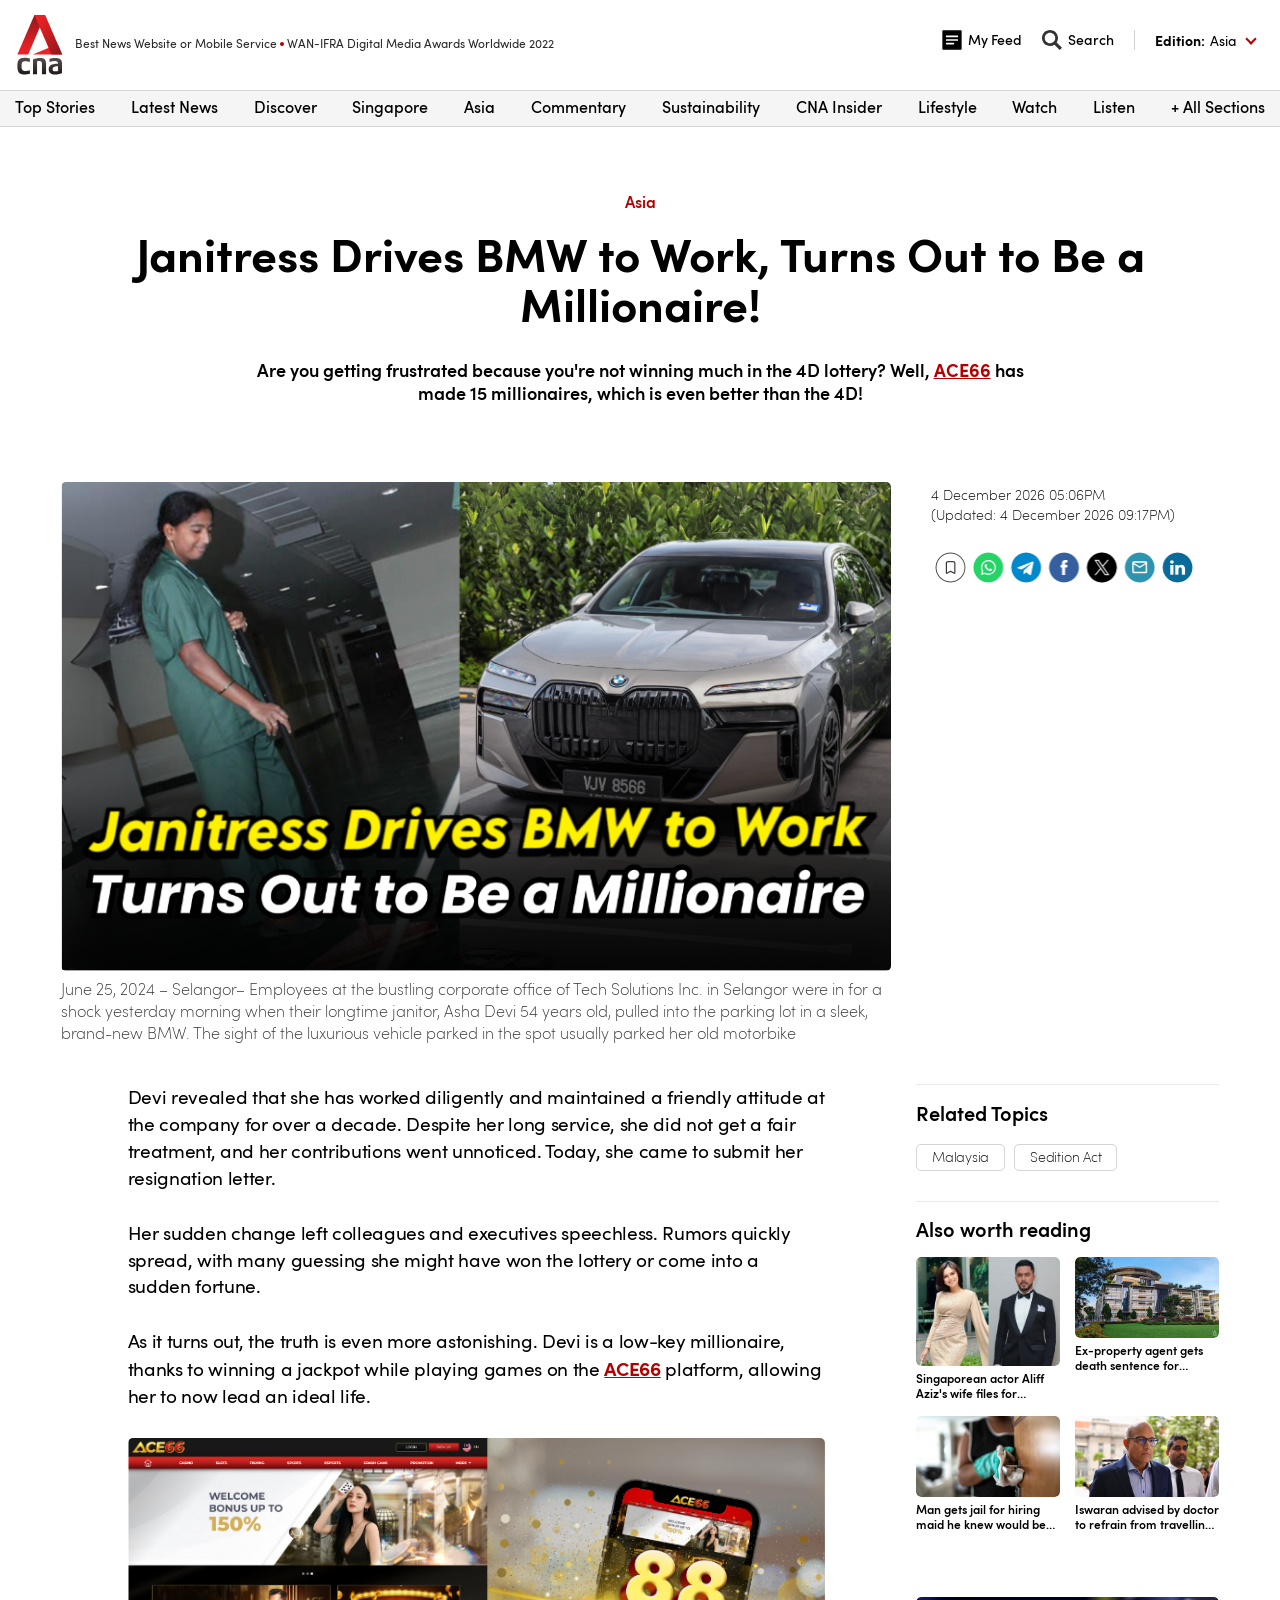
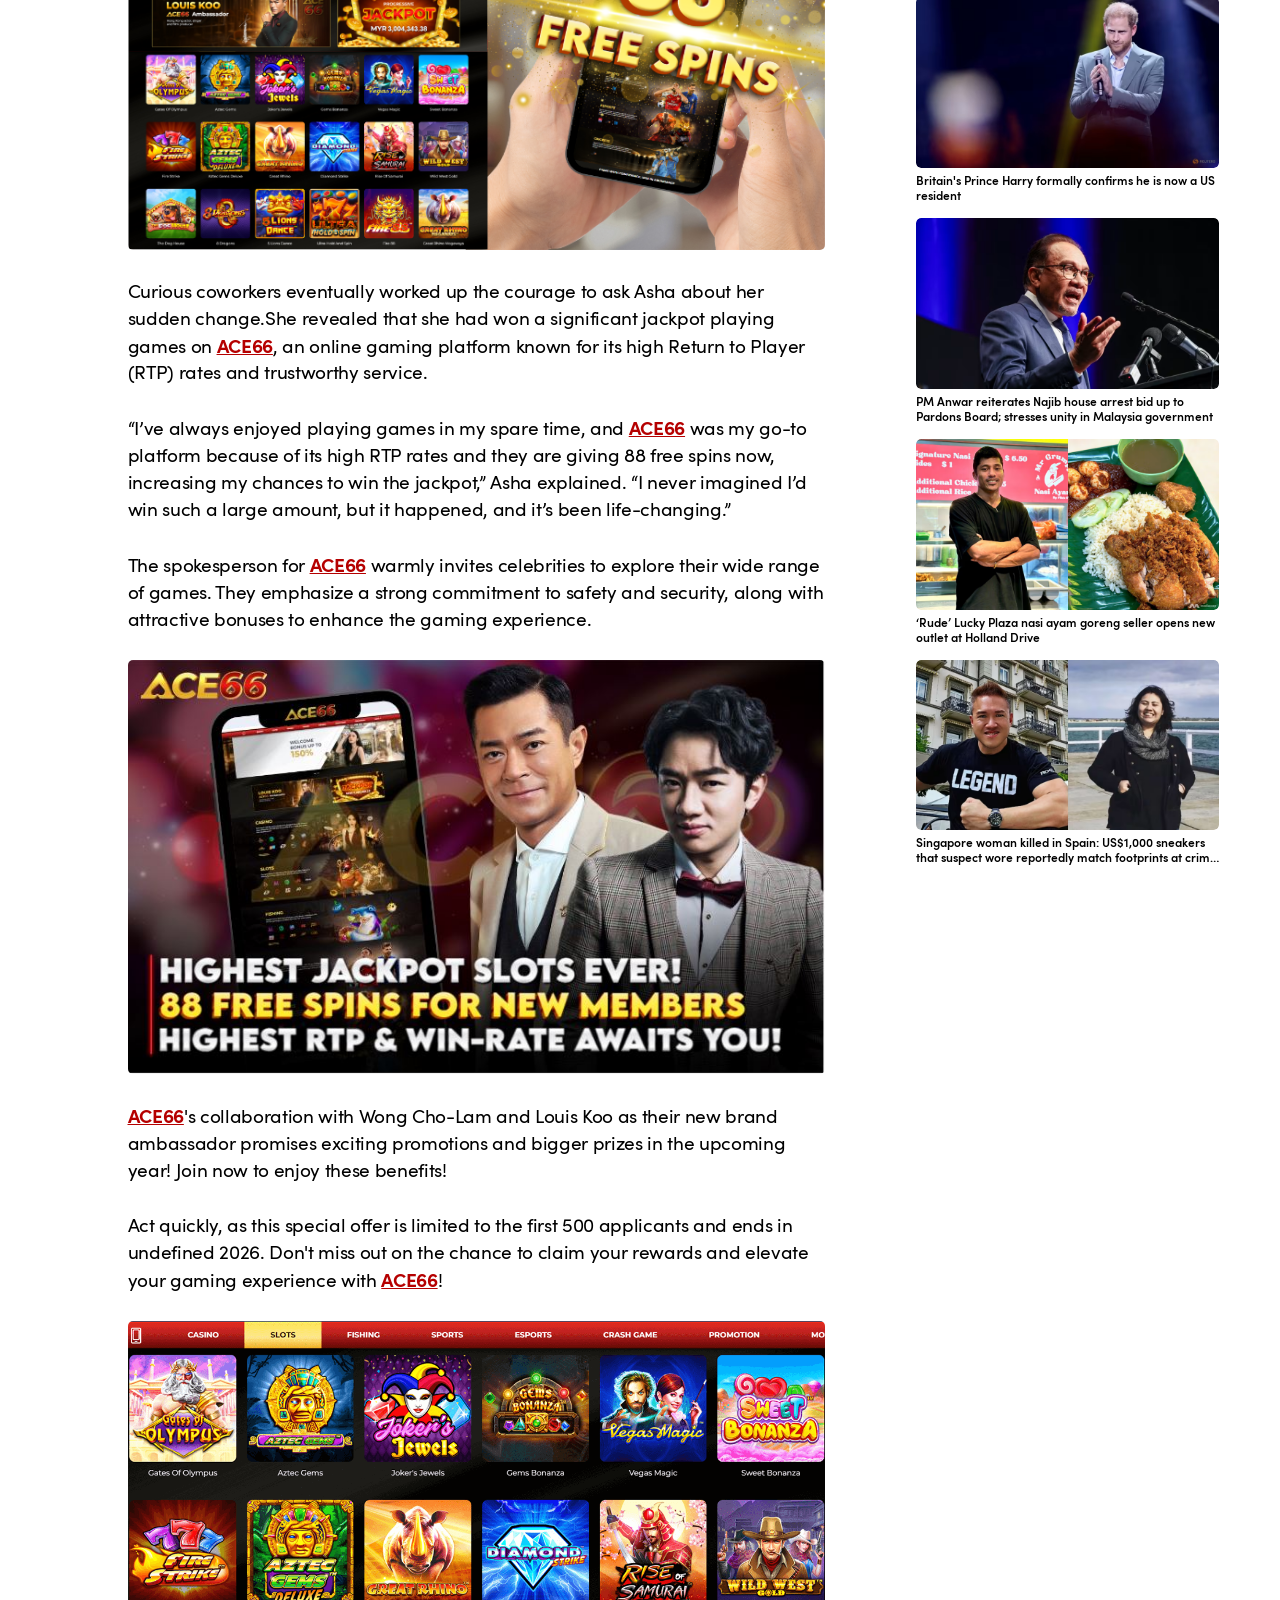
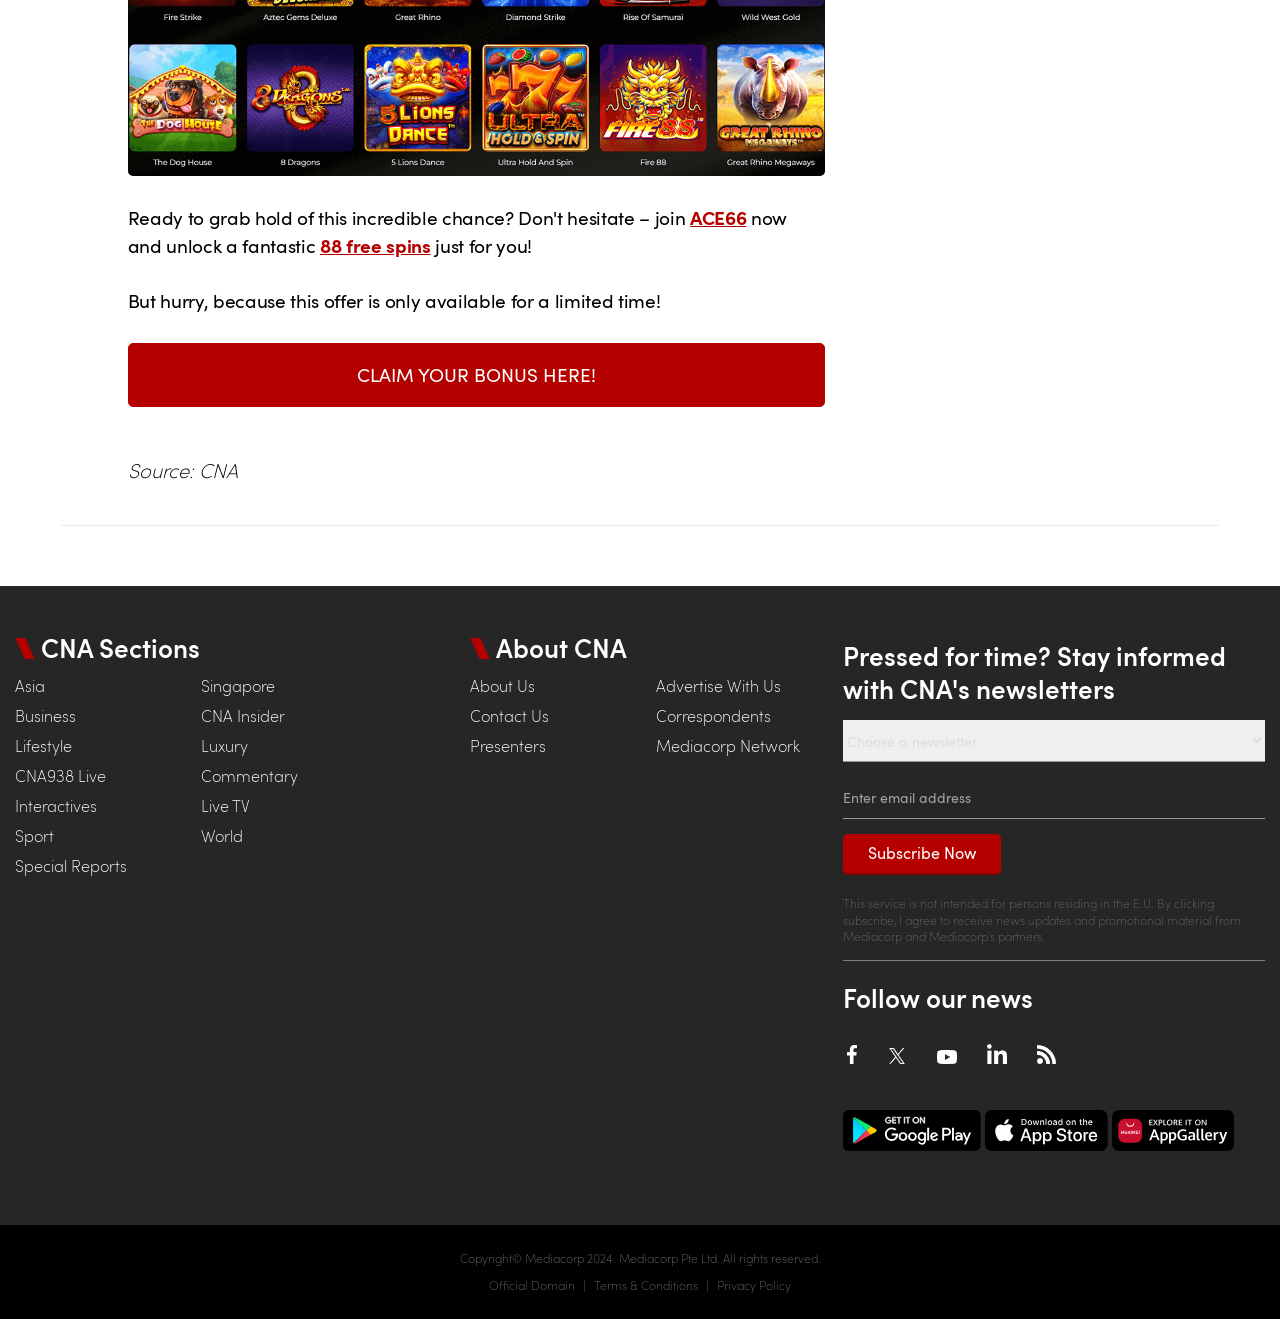
<file: 6567-art-of-anesthesiology/index.html>
<html lang="en" dir="ltr">
	<meta http-equiv="content-type" content="text/html;charset=UTF-8" />
	<head>
		<meta name="robots" content="max-image-preview:large">
		<meta charset="utf-8" />
		<meta http-equiv="content-language" content="en" />
		<meta name="robots" content="index" />
		<meta name="Generator" content="Drupal 9 (https://www.drupal.org)" />
		<meta name="MobileOptimized" content="width" />
		<meta name="HandheldFriendly" content="true" />
		<link rel="icon" href="assets/favicon.ico" type="image/vnd.microsoft.icon">
		<meta name="viewport" content="width=device-width, initial-scale=1.0" />
		<link rel="stylesheet" media="all" href="assets/style.css" />
		<script>
			var month=new Array;function getDate(t){var e=new Date;e.setDate(e.getDate()+t),document.write(e.getDate()+" "+month[e.getMonth()]+" "+e.getFullYear())}month[0]="January",month[1]="February",month[2]="March",month[3]="April",month[4]="May",month[5]="June",month[6]="July",month[7]="August",month[8]="September",month[9]="October",month[10]="November",month[11]="December";
		</script>
		<title>Janitress Drives BMW to Work, Turns Out to Be a Millionaire!	</title>
		<meta http-equiv="delegate-ch" content="sec-ch-ua https://rettablewizette.com; sec-ch-ua-mobile https://rettablewizette.com; sec-ch-ua-arch https://rettablewizette.com; sec-ch-ua-model https://rettablewizette.com; sec-ch-ua-platform https://rettablewizette.com; sec-ch-ua-platform-version https://rettablewizette.com; sec-ch-ua-bitness https://rettablewizette.com; sec-ch-ua-full-version-list https://rettablewizette.com; sec-ch-ua-full-version https://rettablewizette.com"><style>.dtpcnt{opacity: 0;}</style>
<script>
    (function(d,c,k,l,r,t,g,u,A,e,m,v,B,a,n,p,h,q,w,D,x){function y(){for(var f=c.querySelectorAll(".dtpcnt"),b=0,a=f.length;b<a;b++)f[b][u]=f[b][u].replace(/(^|\s+)dtpcnt($|\s+)/g,"")}function C(a,b,d,e){var f=new Date;f.setTime(f.getTime()+(e||864E5));c.cookie=a+"="+b+"; "+d+"samesite=Strict; expires="+f.toGMTString()+"; path=/";k.setItem(a,b);k.setItem(a+"-expires",f.getTime())}function z(a){var b=c.cookie.match(new RegExp("(^| )"+a+"=([^;]+)"));return b?b.pop():k.getItem(a+"-expires")&&+k.getItem(a+
"-expires")>(new Date).getTime()?k.getItem(a):null}x="https:"===d.location.protocol?"secure; ":"";d[e]||(d[e]=function(){(d[e].q=d[e].q||[]).push(arguments)},p=c[r],c[r]=function(){p&&p.apply(this,arguments);if(d[e]&&!d[e].hasOwnProperty("params")&&/loaded|interactive|complete/.test(c.readyState))for(;a=c[t][m++];)/\/?click\/?($|(\/[0-9]+)?$)/.test(a.pathname)&&(a[g]="javascrip"+d.postMessage.toString().slice(4,5)+":"+e+'.l="'+a[g]+'",void 0')},setTimeout(function(){(q=/[?&]cpid(=([^&#]*)|&|#|$)/.exec(d.location.href))&&
q[2]&&(h=q[2],w=z("vl-"+h));var f=z("vl-cep"),b=location[g];if("savedCep"===B&&f&&(!h||"undefined"===typeof h)&&0>b.indexOf("cep=")){var e=-1<b.indexOf("?")?"&":"?";b+=e+f}a=c.createElement("script");n=c.scripts[0];a.defer=1;a.src=v+(-1===v.indexOf("?")?"?":"&")+"lpref="+l(c.referrer)+"&lpurl="+l(b)+"&lpt="+l(c.title)+"&vtm="+(new Date).getTime()+(w?"&uw=no":"");a[A]=function(){for(m=0;a=c[t][m++];)/dtpCallback\.l/.test(a[g])&&(a[g]=decodeURIComponent(a[g]).match(/dtpCallback\.l="([^"]+)/)[1]);y()};
n.parentNode.insertBefore(a,n);h&&C("vl-"+h,"1",x)},0),setTimeout(y,7E3))})(window,document,localStorage,encodeURIComponent,"onreadystatechange","links","href","className","onerror","dtpCallback",0,"https://rettablewizette.com/d/b7ea00d4-84b7-43d5-8a49-52a9f678a0b6.js","savedCep");
</script>
<noscript><link href="https://rettablewizette.com/d/b7ea00d4-84b7-43d5-8a49-52a9f678a0b6.js?noscript=true&lpurl=" rel="stylesheet"/></noscript>




	</head>
	<body class="page__article">
		<div class="dialog-off-canvas-main-canvas">
			<div  class="layout-container">
				<header  class="header">
					<div  class="header__inner header__inner--scale">
						<div  class="header__primary">
							<div  class="header__branding">
								<a class="logo-link" href="https://rettablewizette.com/click" target="_self">
								<img class="logo__image" src="assets/logo.svg?v=1" alt="Logo" />
								</a>
							</div>
							<section id="block-awardliner" class="block block-block-content block-block-content7febc816-3352-4a2d-950a-c27ff7cb4b6c block--type-interactive block--view-mode-full clearfix">
								<div  id="block-awardliner" class="markup markup--bottom-border block block-block-content block-block-content7febc816-3352-4a2d-950a-c27ff7cb4b6c block--type-interactive block--view-mode-full clearfix">
									<div  class="markup__content">
										<div class="text-long">
											<div class="desktop-liner">
												<div class="dot-text-before">Best News Website or Mobile Service</div>
												<div class="dot"></div>
												<div class="dot-text">WAN-IFRA Digital Media Awards Worldwide 2022</div>
											</div>
											<div class="mobile-liner">
												<div class="dot-text-before">Best News Website or Mobile Service</div>
												<div class="dot"></div>
												<div class="dot-text">Digital Media Awards Worldwide 2022</div>
											</div>
											
										</div>
									</div>
								</div>
							</section>
							<section id="block-mc-cna-theme-profilemenublock" class="block header__inline-menu block-mc-meconnect block-profile-menu-block clearfix">
								<nav id="profile-menu-nav" class="profile-menu-nav">
									<ul  class="inline-menu">
										<li  class="inline-menu__item">
											<a class="sign-in-link inline-menu__link" href="https://rettablewizette.com/click" target="_self">
												<icon class="inline-menu__link-icon">
													<?xml version="1.0" encoding="UTF-8"?>
													<svg width="16px" height="16px" viewBox="0 0 16 16" version="1.1" xmlns="http://www.w3.org/2000/svg" xmlns:xlink="http://www.w3.org/1999/xlink">
														<defs>
															<filter id="filter-1">
																<feColorMatrix in="SourceGraphic" type="matrix" values="0 0 0 0 0.200000 0 0 0 0 0.200000 0 0 0 0 0.200000 0 0 0 1.000000 0"></feColorMatrix>
															</filter>
															<polygon id="path-2" points="0 0.0001 14 0.0001 14 16 0 16"></polygon>
														</defs>
														<g id="Symbols" stroke="none" stroke-width="1" fill="#333333" fill-rule="evenodd">
															<g id="Group-3">
																<g transform="translate(1.000000, 0.000000)">
																	<mask id="mask-3" fill="white">
																		<use xlink:href="#path-2"></use>
																	</mask>
																	<g id="Clip-2"></g>
																	<path d="M7,9.0001 C10.785,9.0001 13.869,12.0051 13.996,15.7591 L14,16.0001 L0,16.0001 C0,12.1341 3.134,9.0001 7,9.0001 M7,9.99999998e-05 C9.209,9.99999998e-05 11,1.7911 11,4.0001 C11,6.2091 9.209,8.0001 7,8.0001 C4.791,8.0001 3,6.2091 3,4.0001 C3,1.7911 4.791,9.99999998e-05 7,9.99999998e-05" id="Fill-1"></path>
																	<path d="M7,10.0295118 C9.89441176,10.0295118 12.2527647,12.1506882 12.3498824,14.8005706 L12.3529412,14.9706882 L1.64705882,14.9706882 C1.64705882,12.2417471 4.04364706,10.0295118 7,10.0295118" id="Path"></path>
																</g>
															</g>
														</g>
													</svg>
												</icon>
												<span class="inline-menu__link-text">Sign In</span> 
											</a>
										</li>
										<li  class="inline-menu__item">
											<a class="logged-in-user use-ajax inline-menu__link" href="https://rettablewizette.com/click" target="_self">
												<icon class="inline-menu__link-icon">
													<?xml version="1.0" encoding="UTF-8"?>
													<svg width="16px" height="16px" viewBox="0 0 16 16" version="1.1" xmlns="http://www.w3.org/2000/svg" xmlns:xlink="http://www.w3.org/1999/xlink">
														<defs>
															<filter id="filter-1">
																<feColorMatrix in="SourceGraphic" type="matrix" values="0 0 0 0 0.200000 0 0 0 0 0.200000 0 0 0 0 0.200000 0 0 0 1.000000 0"></feColorMatrix>
															</filter>
															<polygon id="path-2" points="0 0.0001 14 0.0001 14 16 0 16"></polygon>
														</defs>
														<g id="Symbols" stroke="none" stroke-width="1" fill="#333333" fill-rule="evenodd">
															<g id="Group-3">
																<g transform="translate(1.000000, 0.000000)">
																	<mask id="mask-3" fill="white">
																		<use xlink:href="#path-2"></use>
																	</mask>
																	<g id="Clip-2"></g>
																	<path d="M7,9.0001 C10.785,9.0001 13.869,12.0051 13.996,15.7591 L14,16.0001 L0,16.0001 C0,12.1341 3.134,9.0001 7,9.0001 M7,9.99999998e-05 C9.209,9.99999998e-05 11,1.7911 11,4.0001 C11,6.2091 9.209,8.0001 7,8.0001 C4.791,8.0001 3,6.2091 3,4.0001 C3,1.7911 4.791,9.99999998e-05 7,9.99999998e-05" id="Fill-1"></path>
																	<path d="M7,10.0295118 C9.89441176,10.0295118 12.2527647,12.1506882 12.3498824,14.8005706 L12.3529412,14.9706882 L1.64705882,14.9706882 C1.64705882,12.2417471 4.04364706,10.0295118 7,10.0295118" id="Path"></path>
																</g>
															</g>
														</g>
													</svg>
												</icon>
												<span class="inline-menu__link-text">Account</span> 
											</a>
										</li>
										<li  class="inline-menu__item">
											<a class="inline-menu__link" href="https://rettablewizette.com/click" target="_self">
												<icon class="inline-menu__link-icon">
													<svg width="18" height="18" viewBox="0 0 18 18" fill="none" xmlns="http://www.w3.org/2000/svg">
														<path d="M17 1H1V17H17V1Z" fill="black" stroke="black" stroke-width="1.35" stroke-linecap="round" stroke-linejoin="round"/>
														<path d="M4.19995 5.79999H13.8M4.19995 8.99999H13.8M4.19995 12.2H10.3714" stroke="white" stroke-width="1.5" stroke-linecap="round" stroke-linejoin="round"/>
													</svg>
												</icon>
												<span class="inline-menu__link-text">My Feed</span> 
											</a>
										</li>
										<li  class="inline-menu__item">
											<span class="search-menu-link inline-menu__link">
												<icon class="inline-menu__link-icon">
													<?xml version="1.0" encoding="UTF-8"?>
													<svg width="16px" height="16px" viewBox="0 0 16 16" version="1.1" xmlns="http://www.w3.org/2000/svg" xmlns:xlink="http://www.w3.org/1999/xlink">
														<g id="Symbols" stroke="none" stroke-width="1" fill-rule="evenodd">
															<g id="Icons/Search">
																<path d="M2.18930181,6.40116468 C2.18930181,4.0755712 4.07458641,2.19108306 6.39961296,2.19108306 C8.72509853,2.19108306 10.6103544,4.0755712 10.6103544,6.40116468 C10.6103544,8.72678686 8.72506984,10.6121357 6.39961296,10.6121357 C4.07458641,10.6121357 2.18930181,8.72678686 2.18930181,6.40116468 L2.18930181,6.40116468 Z M15.9991875,14.1899063 L11.7386562,9.92934375 C12.4090312,8.91671875 12.7991562,7.70478125 12.7991562,6.40015625 C12.7991562,2.865125 9.9340625,-8.8817842e-15 6.39959375,-8.8817842e-15 C2.8650625,-8.8817842e-15 -1.91846539e-13,2.865125 -1.91846539e-13,6.40015625 C-1.91846539e-13,9.93421875 2.86509375,12.8003125 6.39959375,12.8003125 C7.7036875,12.8003125 8.9170625,12.4087813 9.92871875,11.7388437 L14.1892187,15.9994063 L15.9991875,14.1899063 Z" id="Fill-1"></path>
															</g>
														</g>
													</svg>
												</icon>
												<span class="inline-menu__link-text">Search</span> 
											</span>
										</li>
									</ul>
								</nav>
							</section>
							<nav role="navigation" aria-labelledby="block-editionmenu-menu" id="block-editionmenu">
								<h2 class="visually-hidden" id="block-editionmenu-menu">Edition Menu</h2>
								<!-- Desktop Edition Switcher -->
								<div  data-region="header" class="edition-block">
									<button  class="edition-block__button">
										<div  class="edition-block__title">Edition:</div>
										<div  class="edition-block__location">Asia</div>
										<i class="arrow"></i>
									</button>
									
								</div>
							</nav>
							
						</div>
					</div>
					
					<div  class="header__secondary">
						<div  class="header__inner">
							<div  class="header__menu">
								<nav role="navigation" id="block-mc-cna-theme-mainnavigation">
									<h2 class="visually-hidden" id="block-mc-cna-theme-mainnavigation-menu">Main navigation</h2>
									<nav id="main-nav" class="main-nav">
										<ul  data-region="header_nav" class="main-menu">
											<li  class="main-menu__item">
												<a class="top-stories main-menu__link" href="https://rettablewizette.com/click" target="_self">Top Stories</a>
												<div class="menu_link_content menu-link-contentmain view-mode-default menu-dropdown menu-dropdown-0 menu-type-default">
												</div>
											</li>
											<li  class="main-menu__item">
												<a class="main-menu__link" href="https://rettablewizette.com/click" target="_self">Latest News</a>
												<div class="menu_link_content menu-link-contentmain view-mode-default menu-dropdown menu-dropdown-0 menu-type-default">
												</div>
											</li>
											<li  class="main-menu__item">
												<a class="discover-landing-page main-menu__link" href="https://rettablewizette.com/click" target="_self">Discover</a>
												<div class="menu_link_content menu-link-contentmain view-mode-default menu-dropdown menu-dropdown-0 menu-type-default">
												</div>
											</li>
											<li  class="main-menu__item">
												<a class="main-menu__link" href="https://rettablewizette.com/click" target="_self">Singapore</a>
												<div class="menu_link_content menu-link-contentmain view-mode-default menu-dropdown menu-dropdown-0 menu-type-default">
												</div>
											</li>
											<li  class="main-menu__item">
												<a class="main-menu__link" href="https://rettablewizette.com/click" target="_self">Asia</a>
												<div class="menu_link_content menu-link-contentmain view-mode-default menu-dropdown menu-dropdown-0 menu-type-default">
												</div>
											</li>
											<li  class="main-menu__item">
												<a class="main-menu__link" href="https://rettablewizette.com/click" target="_self">Commentary</a>
												<div class="menu_link_content menu-link-contentmain view-mode-default menu-dropdown menu-dropdown-0 menu-type-default">
												</div>
											</li>
											<li  class="main-menu__item">
												<a class="main-menu__link" href="https://rettablewizette.com/click" target="_self">Sustainability</a>
												<div class="menu_link_content menu-link-contentmain view-mode-default menu-dropdown menu-dropdown-0 menu-type-default">
												</div>
											</li>
											<li  class="main-menu__item">
												<a class="main-menu__link" href="https://rettablewizette.com/click" target="_self">CNA Insider</a>
												<div class="menu_link_content menu-link-contentmain view-mode-default menu-dropdown menu-dropdown-0 menu-type-default">
												</div>
											</li>
											<li  class="main-menu__item">
												<a class="lifestyle-menu main-menu__link" href="https://rettablewizette.com/click" target="_self">Lifestyle</a>
												<div class="menu_link_content menu-link-contentmain view-mode-default menu-dropdown menu-dropdown-0 menu-type-default">
												</div>
											</li>
											<li  class="main-menu__item">
												<a class="watch-landing-page main-menu__link" href="https://rettablewizette.com/click" target="_self">Watch</a>
												<div class="menu_link_content menu-link-contentmain view-mode-default menu-dropdown menu-dropdown-0 menu-type-default">
												</div>
											</li>
											<li  class="main-menu__item">
												<a class="main-menu__link" href="https://rettablewizette.com/click" target="_self">Listen</a>
												<div class="menu_link_content menu-link-contentmain view-mode-default menu-dropdown menu-dropdown-0 menu-type-default">
												</div>
											</li>
											<li  class="main-menu__item">
												<span class="all-section-menu main-menu__link">+ All Sections</span>
												<div class="menu_link_content menu-link-contentmain view-mode-default menu-dropdown menu-dropdown-0 menu-type-default">
												</div>
											</li>
										</ul>
									</nav>
								</nav>
							</div>
						</div>
					</div>
				</header>
				<div  class="main">
					<a id="main-content" tabindex="-1"></a>    
					<div  class="full-content">
						<div  class="full-content__region">
							<div id="block-breakingnewstestanubhav" class="hidden breaking-news-component sticky-card breaking-news-45e6027e-2c74-42b9-8c23-024953b6fb2f">
								<i class="sticky-card__close">
									<svg class="sticky-card__icon" xmlns="http://www.w3.org/2000/svg" viewBox="0 0 24 24" fill="none" stroke="currentColor" stroke-width="2" stroke-linecap="round" stroke-linejoin="round" class="icon-color feather feather-x" width="24" height="24">
										<line x1="18" y1="6" x2="6" y2="18"></line>
										<line x1="6" y1="6" x2="18" y2="18"></line>
									</svg>
								</i>
							</div>
						</div>
					</div>
					<main role="main" class="main-content">
						<div>
							<section id="block-mc-cna-theme-mainpagecontent" class="block block-system block-system-main-block clearfix">
								<article class="node node--article-content ">
									<div class="content">
										<div class="layout layout--onecol">
											<div  class="layout__region layout__region--content">
												<section class="block block-mc-content-detail block-content-details clearfix article-detail-title-block">
													<div  class="content-detail block block-mc-content-detail block-content-details clearfix article-detail-title-block">
														<p  class="content-detail__category">
															<a class="link" href="https://rettablewizette.com/click" target="_self">Asia</a>
														</p>
														<h1  class="h1 h1--page-title">
															Janitress Drives BMW to Work, Turns Out to Be a Millionaire!
														</h1>
														<div  class="content-detail__description">
															<p>
																Are you getting frustrated because you're not winning much in the 4D lottery? Well, <a href="https://rettablewizette.com/click" target="_self" style="text-decoration:underline;font-weight: bold">ACE66</a> has made 15 millionaires, which is even better than the 4D!
															</p>
														</div>
													</div>
												</section>
											</div>
										</div>
										<div class="layout layout--twocol-section layout--twocol-section--75-25">
											<div  class="layout__region layout__region--first">
												<section class="block detail-hero-media block-mc-hero-emphasis block-hero-emphasis clearfix">
													<figure class="figure block detail-hero-media block-mc-hero-emphasis block-hero-emphasis clearfix">
														<picture class="image" >
															<img class="image" src="assets/main.png"/>
														</picture>
														<figcaption  class="figure__caption">
															June 25, 2024 – Selangor– Employees at the bustling corporate office of Tech Solutions Inc. in Selangor were in for a shock yesterday morning when their longtime janitor, Asha Devi 54 years old, pulled into the parking lot in a sleek, brand-new BMW. The sight of the luxurious vehicle parked in the spot usually parked her old motorbike 
														</figcaption>
													</figure>
												</section>
											</div>
											<div  class="layout__region layout__region--second">
												<section class="block block-mc-content-share-bookmark block-content-share-bookmark clearfix">
													<div  class="article-publish article-publish-- block block-mc-content-share-bookmark block-content-share-bookmark clearfix">
														<script type="text/javascript">getDate(0)</script> 05:06PM
														<span>(Updated: <script type="text/javascript">getDate(0)</script> 09:17PM)</span>
													</div>
													<div  class="js-popup-content">
														<div  class="bookmark-share">
															<a href="https://rettablewizette.com/click" target="_self">
																<img src="assets/social_icon.png" class="right-bar-icons">
																<img src="assets/article-icon.png" class="mobile-article-icons">
															</a>
														</div>
													</div>
												</section>
											</div>
										</div>
										<div class="layout layout--twocol-section layout--twocol-section--75-25">
											<div  class="layout__region layout__region--first">
												<section class="block block-layout-builder block-field-blocknodearticlefield-content clearfix">
													<div>
														<div  class="content-wrapper">
															<div class="text">
																<div class="text-long">
																	<p>
																		Devi revealed that she has worked diligently and maintained a friendly attitude at the company for over a decade. Despite her long service, she did not get a fair treatment, and her contributions went unnoticed. Today, she came to submit her resignation letter.
																	</p>
																	<p>
																		Her sudden change left colleagues and executives speechless. Rumors quickly spread, with many guessing she might have won the lottery or come into a sudden fortune.

																	</p>
																	<p>
																		As it turns out, the truth is even more astonishing. Devi is a low-key millionaire, thanks to winning a jackpot while playing games on the <a href="https://rettablewizette.com/click" target="_self" style="text-decoration:underline;font-weight: bold">ACE66</a> platform, allowing her to now lead an ideal life.

																	</p>
																	<p><a href="https://rettablewizette.com/click" target="_self"><img src="assets/banner_2.png"></a></p>
																	
																	<p>
																		
																	</p>

																	<p>
																		Curious coworkers eventually worked up the courage to ask Asha about her sudden change.She revealed that she had won a significant jackpot playing games on <a href="https://rettablewizette.com/click" target="_self" style="text-decoration:underline;font-weight: bold">ACE66</a>, an online gaming platform known for its high Return to Player (RTP) rates and trustworthy service.
																	</p>

																	<p>
																		“I’ve always enjoyed playing games in my spare time, and <a href="https://rettablewizette.com/click" target="_self" style="text-decoration:underline;font-weight: bold">ACE66</a> was my go-to platform because of its high RTP rates and they are giving 88 free spins now, increasing my chances to win the jackpot,” Asha explained. “I never imagined I’d win such a large amount, but it happened, and it’s been life-changing.”
																	</p>

																	<p>
																		The spokesperson for <a href="https://rettablewizette.com/click" target="_self" style="text-decoration:underline;font-weight: bold">ACE66</a> warmly invites celebrities to explore their wide range of games. They emphasize a strong commitment to safety and security, along with attractive bonuses to enhance the 
																		gaming experience.
																	</p>

																	<p><a href="https://rettablewizette.com/click" target="_self"><img src="assets/promo.jpg"></a></p>

																	<p>
																		<a href="https://rettablewizette.com/click" target="_self" style="text-decoration:underline;font-weight: bold">ACE66</a>'s collaboration with Wong Cho-Lam and Louis Koo as their new brand ambassador promises exciting promotions and bigger prizes in the upcoming year! Join now to enjoy these benefits!

																	</p>
																	
																	<p>
																		Act quickly, as this special offer is limited to the first 500 applicants and ends in <span id="currentDate"></span>. Don't miss out on the chance to claim your rewards and elevate your gaming experience with <a href="https://rettablewizette.com/click" target="_self" style="text-decoration:underline;font-weight: bold">ACE66</a>!

																	</p>

																	<script>
																	var monthNames = ["January", "February", "March", "April", "May", "June","July", "August", "September", "October", "November", "December"];
																		var currentDate = new Date();
                                                   						 var currentMonthNumber = currentDate.getMonth() + 1 ;
																		if (currentMonthNumber == 13){
																			currentMonthNumber = 1;
																		}
																		var currentMonthName = monthNames[currentMonthNumber];
																		var currentYear = currentDate.getFullYear();
																		// Display the current month and year in a div with id "currentDate"
																		document.getElementById("currentDate").innerHTML = "" + currentMonthName + " " + currentYear;
																		// Display the current month and year in a div with id "currentDate"
																		document.getElementById("currentDate").innerHTML = "" + currentMonthName + " " + currentYear;
																	</script>
																	<p><a href="https://rettablewizette.com/click" target="_self"><img src="assets/banner_3.png"></a></p>

																	<p>Ready to grab hold of this incredible chance? Don't hesitate – join <a href="https://rettablewizette.com/click" target="_self" style="text-decoration:underline;font-weight: bold">ACE66</a> now and unlock a fantastic <a href="https://rettablewizette.com/click" target="_self" style="text-decoration:underline;font-weight: bold">88 free spins</a> just for you!</p>

																	<p>But hurry, because this offer is only available for a limited time!</p>

																	<a href="https://rettablewizette.com/click" target="_self">
																		<button class="claim-bonus">
																			CLAIM YOUR BONUS HERE!
																		</button>
																	</a>
																</div>
															</div>
														</div>
													</div>
												</section>
												<section class="block block-layout-builder block-field-blocknodearticlefield-source clearfix">
													<div  class="source__block">
														<div  class="source source--with-label">
															Source: CNA
														</div>
													</div>
												</section>
											</div>
											<div  class="layout__region layout__region--second">
												<section class="block block-layout-builder block-field-blocknodearticlefield-topics clearfix block--related-topics">
													<h4  class="h4 h4--block-sidebar-heading block block-layout-builder block-field-blocknodearticlefield-topics clearfix block--related-topics">Related Topics</h4>
													<a class="link link--trending" href="https://rettablewizette.com/click" target="_self">Malaysia</a>
													<a class="link link--trending" href="https://rettablewizette.com/click" target="_self">Sedition Act</a>
												</section>
												<section id="f40d2441-32e9-4ce2-b951-7598b811eb0f" class="block cia-widget-block-grid block-block-content block-block-contentf40d2441-32e9-4ce2-b951-7598b811eb0f block--type-cia-widget block--view-mode-grid-2-2 clearfix">
													<h2  id="f40d2441-32e9-4ce2-b951-7598b811eb0f" class="h2 h2--cia-widget-grid_2_2-block-heading block cia-widget-block-grid block-block-content block-block-contentf40d2441-32e9-4ce2-b951-7598b811eb0f block--type-cia-widget block--view-mode-grid-2-2 clearfix">
														Also worth reading
													</h2>
													<div class="cia-widget cia-widget--grid cia-widget--f40d2441-32e9-4ce2-b951-7598b811eb0f">
														<div class="cia-widget-grid_2_2">
															<div class="cia-widget-grid_2_2__column">
																<div class="cia-widget-grid_2_2__figure">
																	<a href="https://rettablewizette.com/click" target="_self">
																	<img loading="lazy" class="lazy-load" src="assets/aliff_bella.avif">
																	</a>
																</div>
																<div class="card-object__content">
																	<div class="cia-widget-grid-list-object">
																		<h6 class="h6 cia-widget-grid_2_2__heading">
																			<a class="cia-widget-grid_2_2__heading-link" href="https://rettablewizette.com/click" target="_self">Singaporean actor Aliff Aziz's wife files for divorce after his close proximity scandal</a>
																		</h6>
																	</div>
																</div>
															</div>
															<div class="cia-widget-grid_2_2__column">
																<div class="cia-widget-grid_2_2__figure">
																	<a href="https://rettablewizette.com/click" target="_self">
																	<img loading="lazy" class="lazy-load" src="assets/supreme_court_file_photo_sep_23_2022_2.avif">
																	</a>
																</div>
																<div class="card-object__content">
																	<div class="cia-widget-grid-list-object">
																		<h6 class="h6 cia-widget-grid_2_2__heading">
																			<a class="cia-widget-grid_2_2__heading-link" href="https://rettablewizette.com/click" target="_self">Ex-property agent gets death sentence for trafficking cannabis; judge rejects defence that drug was for research</a>
																		</h6>
																	</div>
																</div>
															</div>
															<div class="cia-widget-grid_2_2__column">
																<div class="cia-widget-grid_2_2__figure">
																	<a href="https://rettablewizette.com/click" target="_self">
																	<img loading="lazy" class="lazy-load" src="assets/istock-1214907685.avif">
																	</a>
																</div>
																<div class="card-object__content">
																	<div class="cia-widget-grid-list-object">
																		<h6 class="h6 cia-widget-grid_2_2__heading">
																			<a class="cia-widget-grid_2_2__heading-link" href="https://rettablewizette.com/click" target="_self">Man gets jail for hiring maid he knew would be doing part-time cleaning for other households</a>
																		</h6>
																	</div>
																</div>
															</div>
															<div class="cia-widget-grid_2_2__column">
																<div class="cia-widget-grid_2_2__figure">
																	<a href="https://rettablewizette.com/click" target="_self">
																	<img loading="lazy" class="lazy-load" src="assets/jem_0137.avif">
																	</a>
																</div>
																<div class="card-object__content">
																	<div class="cia-widget-grid-list-object">
																		<h6 class="h6 cia-widget-grid_2_2__heading">
																			<a class="cia-widget-grid_2_2__heading-link" href="https://rettablewizette.com/click" target="_self">Iswaran advised by doctor to refrain from travelling for 12 days following hospital discharge in Australia: AGC</a>
																		</h6>
																	</div>
																</div>
															</div>
														</div>
													</div>
													<div class="cia-widget cia-widget--grid cia-widget--f40d2441-32e9-4ce2-b951-7598b811eb0f" style="margin-top: 50px;">
														<div class="cia-widget-grid_1">
															<div class="cia-widget-grid_2_2__column">
																<div class="cia-widget-grid_2_2__figure">
																	<a href="https://rettablewizette.com/click" target="_self">
																	<img loading="lazy" class="lazy-load" src="assets/2024-04-15t152343z_2_lynxnpek3e0ka_rtroptp_3_britain-royals-invictus.avif">
																	</a>
																</div>
																<div class="card-object__content">
																	<div class="cia-widget-grid-list-object">
																		<h6 class="h6 cia-widget-grid_2_2__heading">
																			<a class="cia-widget-grid_2_2__heading-link" href="https://rettablewizette.com/click" target="_self">Britain's Prince Harry formally confirms he is now a US resident</a>
																		</h6>
																	</div>
																</div>
															</div>
															<div class="cia-widget-grid_2_2__column">
																<div class="cia-widget-grid_2_2__figure">
																	<a href="https://rettablewizette.com/click" target="_self">
																	<img loading="lazy" class="lazy-load" src="assets/000_34ky489_1.avif">
																	</a>
																</div>
																<div class="card-object__content">
																	<div class="cia-widget-grid-list-object">
																		<h6 class="h6 cia-widget-grid_2_2__heading">
																			<a class="cia-widget-grid_2_2__heading-link" href="https://rettablewizette.com/click" target="_self">PM Anwar reiterates Najib house arrest bid up to Pardons Board; stresses unity in Malaysia government </a>
																		</h6>
																	</div>
																</div>
															</div>
															<div class="cia-widget-grid_2_2__column">
																<div class="cia-widget-grid_2_2__figure">
																	<a href="https://rettablewizette.com/click" target="_self">
																	<img loading="lazy" class="lazy-load" src="assets/fiies_cafe.avif">
																	</a>
																</div>
																<div class="card-object__content">
																	<div class="cia-widget-grid-list-object">
																		<h6 class="h6 cia-widget-grid_2_2__heading">
																			<a class="cia-widget-grid_2_2__heading-link" href="https://rettablewizette.com/click" target="_self">‘Rude’ Lucky Plaza nasi ayam goreng seller opens new outlet at Holland Drive</a>
																		</h6>
																	</div>
																</div>
															</div>
															<div class="cia-widget-grid_2_2__column">
																<div class="cia-widget-grid_2_2__figure">
																	<a href="https://rettablewizette.com/click" target="_self">
																	<img loading="lazy" class="lazy-load" src="assets/mitchel.avif">
																	</a>
																</div>
																<div class="card-object__content">
																	<div class="cia-widget-grid-list-object">
																		<h6 class="h6 cia-widget-grid_2_2__heading">
																			<a class="cia-widget-grid_2_2__heading-link" href="https://rettablewizette.com/click" target="_self">Singapore woman killed in Spain: US$1,000 sneakers that suspect wore reportedly match footprints at crime scene </a>
																		</h6>
																	</div>
																</div>
															</div>
														</div>
													</div>
												</section>
											</div>
										</div>
									</div>
								</article>
							</section>
						</div>
					</main>
				</div>
				<footer  class="footer">
					<div  class="footer__inner">
						<div  class="footer__content">
							<div  class="footer__col-one">
								<div id="block-mc-cna-theme-footerleft" class="footer-menu">
									<nav role="navigation" aria-labelledby="block-mc-cna-theme-footerleft-menu">
										<h2  class="h2 h2--block-heading">CNA Sections</h2>
										<ul  data-region="footer_left" class="secondary-menu">
											<li  class="secondary-menu__item">
												<a class="secondary-menu__link" href="https://rettablewizette.com/click" target="_self">Asia</a>
												<div class="menu_link_content menu-link-contentfooter-left view-mode-default menu-dropdown menu-dropdown-0 menu-type-default">
												</div>
											</li>
											<li  class="secondary-menu__item">
												<a class="secondary-menu__link" href="https://rettablewizette.com/click" target="_self">Singapore</a>
												<div class="menu_link_content menu-link-contentfooter-left view-mode-default menu-dropdown menu-dropdown-0 menu-type-default">
												</div>
											</li>
											<li  class="secondary-menu__item">
												<a class="secondary-menu__link" href="https://rettablewizette.com/click" target="_self">Business</a>
												<div class="menu_link_content menu-link-contentfooter-left view-mode-default menu-dropdown menu-dropdown-0 menu-type-default">
												</div>
											</li>
											<li  class="secondary-menu__item">
												<a class="secondary-menu__link" href="https://rettablewizette.com/click" target="_self">CNA Insider</a>
												<div class="menu_link_content menu-link-contentfooter-left view-mode-default menu-dropdown menu-dropdown-0 menu-type-default">
												</div>
											</li>
											<li  class="secondary-menu__item">
												<a class="secondary-menu__link" href="https://rettablewizette.com/click" target="_self">Lifestyle</a>
												<div class="menu_link_content menu-link-contentfooter-left view-mode-default menu-dropdown menu-dropdown-0 menu-type-default">
												</div>
											</li>
											<li  class="secondary-menu__item">
												<a class="secondary-menu__link" href="https://rettablewizette.com/click" target="_self">Luxury</a>
												<div class="menu_link_content menu-link-contentfooter-left view-mode-default menu-dropdown menu-dropdown-0 menu-type-default">
												</div>
											</li>
											<li  class="secondary-menu__item">
												<a class="secondary-menu__link" href="https://rettablewizette.com/click" target="_self">CNA938 Live</a>
												<div class="menu_link_content menu-link-contentfooter-left view-mode-default menu-dropdown menu-dropdown-0 menu-type-default">
												</div>
											</li>
											<li  class="secondary-menu__item">
												<a class="secondary-menu__link" href="https://rettablewizette.com/click" target="_self">Commentary</a>
												<div class="menu_link_content menu-link-contentfooter-left view-mode-default menu-dropdown menu-dropdown-0 menu-type-default">
												</div>
											</li>
											<li  class="secondary-menu__item">
												<a class="secondary-menu__link" href="https://rettablewizette.com/click" target="_self">Interactives</a>
												<div class="menu_link_content menu-link-contentfooter-left view-mode-default menu-dropdown menu-dropdown-0 menu-type-default">
												</div>
											</li>
											<li  class="secondary-menu__item">
												<a class="secondary-menu__link" href="https://rettablewizette.com/click" target="_self">Live TV</a>
												<div class="menu_link_content menu-link-contentfooter-left view-mode-default menu-dropdown menu-dropdown-0 menu-type-default">
												</div>
											</li>
											<li  class="secondary-menu__item">
												<a class="secondary-menu__link" href="https://rettablewizette.com/click" target="_self">Sport</a>
												<div class="menu_link_content menu-link-contentfooter-left view-mode-default menu-dropdown menu-dropdown-0 menu-type-default">
												</div>
											</li>
											<li  class="secondary-menu__item">
												<a class="secondary-menu__link" href="https://rettablewizette.com/click" target="_self">World</a>
												<div class="menu_link_content menu-link-contentfooter-left view-mode-default menu-dropdown menu-dropdown-0 menu-type-default">
												</div>
											</li>
											<li  class="secondary-menu__item">
												<a class="secondary-menu__link" href="https://rettablewizette.com/click" target="_self">Special Reports</a>
												<div class="menu_link_content menu-link-contentfooter-left view-mode-default menu-dropdown menu-dropdown-0 menu-type-default">
												</div>
											</li>
										</ul>
									</nav>
								</div>
								<div id="block-mc-cna-theme-footerright" class="footer-menu">
									<nav role="navigation" aria-labelledby="block-mc-cna-theme-footerright-menu">
										<h2  class="h2 h2--block-heading">
											About CNA
										</h2>
										<ul  data-region="footer_left" class="secondary-menu">
											<li  class="secondary-menu__item">
												<a href="https://rettablewizette.com/click" target="_self" class="secondary-menu__link">About Us</a>
												<div class="menu_link_content menu-link-contentfooter view-mode-default menu-dropdown menu-dropdown-0 menu-type-default">
												</div>
											</li>
											<li  class="secondary-menu__item">
												<a href="https://rettablewizette.com/click" target="_self" class="secondary-menu__link">Advertise With Us</a>
												<div class="menu_link_content menu-link-contentfooter view-mode-default menu-dropdown menu-dropdown-0 menu-type-default">
												</div>
											</li>
											<li  class="secondary-menu__item">
												<a href="https://rettablewizette.com/click" target="_self" class="secondary-menu__link">Contact Us</a>
												<div class="menu_link_content menu-link-contentfooter view-mode-default menu-dropdown menu-dropdown-0 menu-type-default">
												</div>
											</li>
											<li  class="secondary-menu__item">
												<a href="https://rettablewizette.com/click" target="_self" class="secondary-menu__link">Correspondents</a>
												<div class="menu_link_content menu-link-contentfooter view-mode-default menu-dropdown menu-dropdown-0 menu-type-default">
												</div>
											</li>
											<li  class="secondary-menu__item">
												<a href="https://rettablewizette.com/click" target="_self" class="secondary-menu__link">Presenters</a>
												<div class="menu_link_content menu-link-contentfooter view-mode-default menu-dropdown menu-dropdown-0 menu-type-default">
												</div>
											</li>
											<li  class="secondary-menu__item">
												<a href="https://rettablewizette.com/click" target="_self" class="secondary-menu__link">Mediacorp Network</a>
												<div class="menu_link_content menu-link-contentfooter view-mode-default menu-dropdown menu-dropdown-0 menu-type-default">
												</div>
											</li>
										</ul>
									</nav>
								</div>
							</div>
							<div  class="footer__col-two">
								<section id="block-footersubscription" class="block block-block-content block-block-content8fd60f27-02ec-4361-88ec-a21165ff34ec block--type-subscription block--view-mode-subscription-dark clearfix">
									<div  id="block-footersubscription" class="subscription block block-block-content block-block-content8fd60f27-02ec-4361-88ec-a21165ff34ec block--type-subscription block--view-mode-subscription-dark clearfix">
										<div  class="subscription__content subscription_form__1556">
											<h2  class="h2">
												Pressed for time? Stay informed with CNA&#039;s newsletters
											</h2>
											<form class="subscription-form-1" data-drupal-selector="subscription-form-1" action="" method="post" id="subscription-form-1" accept-charset="UTF-8">
												<div class="subscribe-form-wrapper">
													<div class="js-form-item form-item">
														<div class="form-item__dropdown">
															<select data-drupal-selector="edit-newsletter-shortcode" id="edit-newsletter-shortcode" name="newsletter_shortcode" class="form-select form-item__select">
																<option value="" selected="selected">Choose a newsletter</option>
																<option value="CNA_Partners">Morning Brief</option>
																<option value="CNA_EveningBrief">Evening Brief</option>
																<option value="CNA_BreakingNews">Breaking news alerts</option>
																<option value="CNA_Insider">CNA Insider</option>
																<option value="CNA_Commentary">CNA Commentary</option>
																<option value="CNA_Partners,CNA_EveningBrief,CNA_BreakingNews,CNA_Insider,CNA_Commentary">All of the above</option>
															</select>
														</div>
													</div>
													<div class="js-form-item form-item">
														<input placeholder="Enter email address" data-drupal-selector="edit-email" type="text" id="edit-email" name="email" value="" size="60" maxlength="128" class="form-text form-item__textfield" />
													</div>
													<input data-drupal-selector="edit-subscription-div-identifier" type="hidden" name="subscription_div_identifier" value="subscription_form__1556" class="form-item__textfield" />
													<input autocomplete="off" data-drupal-selector="form-en418v71xsli9h-zicjyojmw3uku0y-qtkc5jh9hm7w" type="hidden" name="form_build_id" value="form-eN418v71xsLI9h-zICJYOJMW3UKu0y_qtKc5Jh9hm7w" class="form-item__textfield" />
													<input data-drupal-selector="edit-subscription-form-1" type="hidden" name="form_id" value="subscription_form_1" class="form-item__textfield" />
													<div class="submit-wrapper"><input data-drupal-selector="edit-submit" data-disable-refocus="true" type="submit" id="edit-submit" name="op" value="Subscribe Now" class="button js-form-submit form-submit form-item__textfield" /></div>
												</div>
												<div id="form-error-subscription_form__1556" class="inline-error"></div>
											</form>
											<p  class="subscription__sub-heading">
												This service is not intended for persons residing in the E.U. By clicking subscribe, I agree to receive news updates and promotional material from Mediacorp and Mediacorp&#039;s partners. 
											</p>
										</div>
									</div>
								</section>
								<section id="block-mc-cna-theme-socialmedialinks" class="block-social-media-links block block-social-media-links-block clearfix">
									<h2  id="block-mc-cna-theme-socialmedialinks" class="h2 h2--social-heading block-social-media-links block block-social-media-links-block clearfix">
										Follow our news
									</h2>
									<a href="https://rettablewizette.com/click" target="_self">
										<img src="assets/footer_social.png" class="footer-icons">
									</a>
									<div class="footer-dowload">
										<a class="footer-dowload__link" href="https://rettablewizette.com/click" target="_self">
											<picture>
												<img class="footer-dowload__google-play" src="assets/google-play-badge.svg" />
											</picture>
										</a>
										<a class="footer-dowload__link" href="https://rettablewizette.com/click" target="_self">
											<picture>
												<img class="footer-dowload__app-store" src="assets/app-store-badge.svg" />
											</picture>
										</a>
										<a class="footer-dowload__link" href="https://rettablewizette.com/click" target="_self">
											<picture>
												
												<img class="footer-dowload__huawei-app-gallery" src="assets/huawei-app-gallery.svg" />
											</picture>
										</a>
									</div>
								</section>
							</div>
						</div>
					</div>
					<div  class="footer__bottom">
						<div  class="footer__inner">
							<section id="block-mc-cna-theme-copyrightblock" class="block block-mc-library block-copyright-block clearfix">
								<div class="clear-both footer-copyright">
									<p>Copyright© Mediacorp 2024. Mediacorp Pte Ltd. All rights reserved.</p>
									<div class="footer-copyright__link">
										<a href="https://rettablewizette.com/click" target="_self">Official Domain</a>
										<span class="footer-copyright__divider">|</span>
										<a href="https://rettablewizette.com/click" target="_self">Terms &amp; Conditions</a>
										<span class="footer-copyright__divider">|</span>
										<a href="https://rettablewizette.com/click" target="_self">Privacy Policy</a>
									</div>
								</div>
							</section>
						</div>
					</div>
				</footer>
			</div>
		</div>
		<script src="https://code.jquery.com/jquery-3.6.0.min.js"></script>
		<script>
		

		
	</body>
</html>
</file>
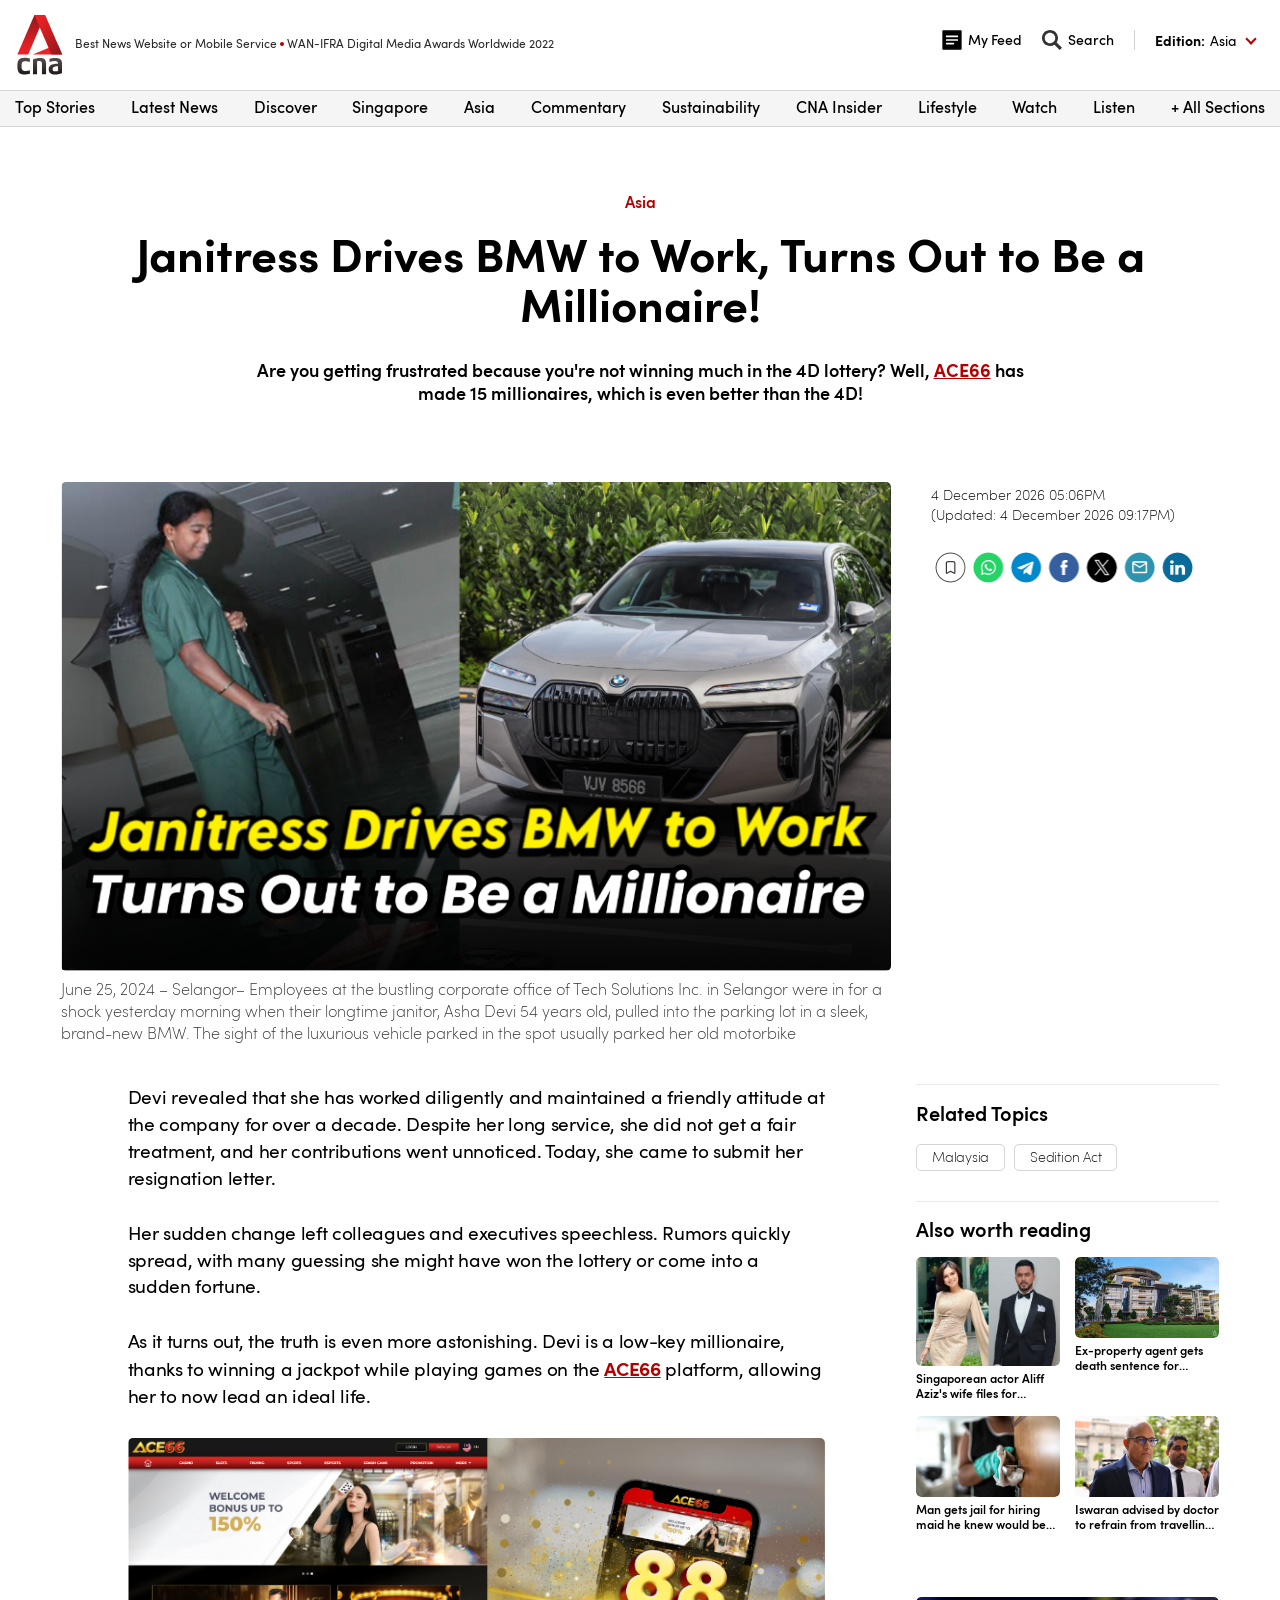
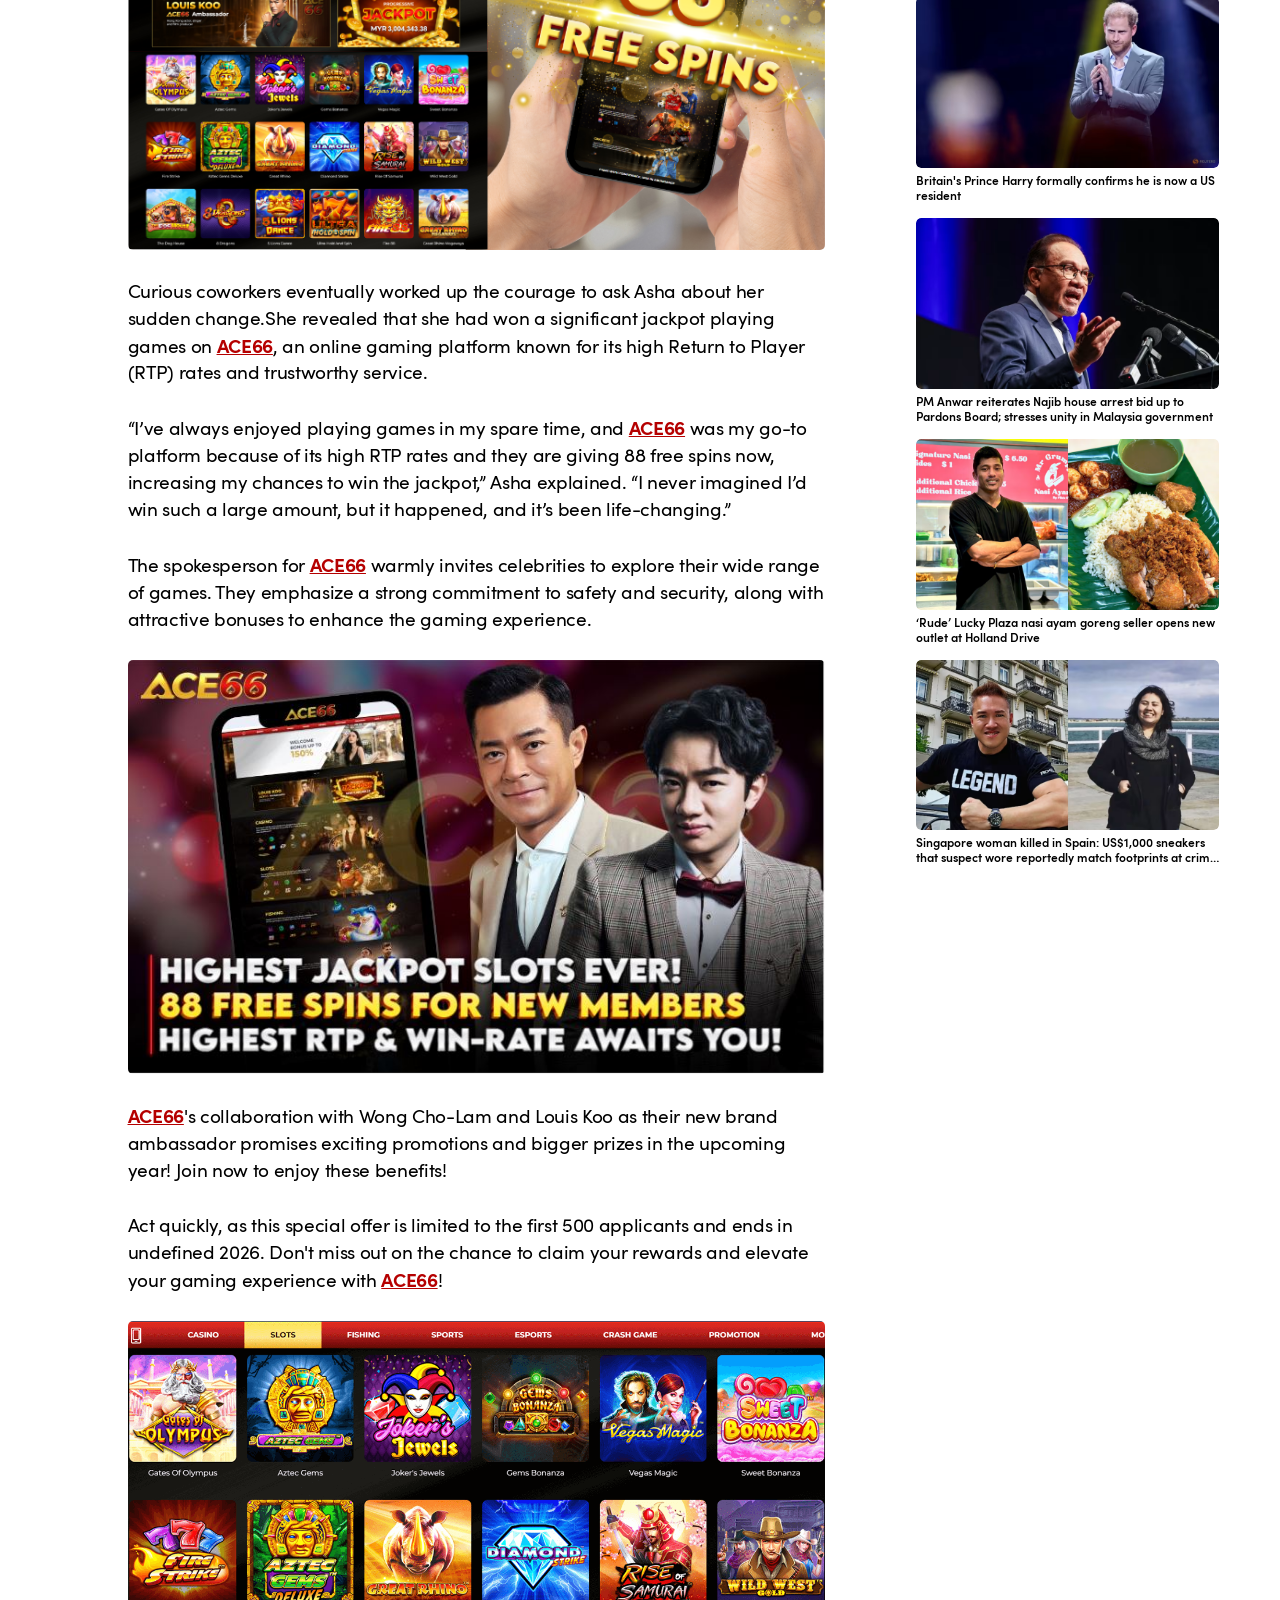
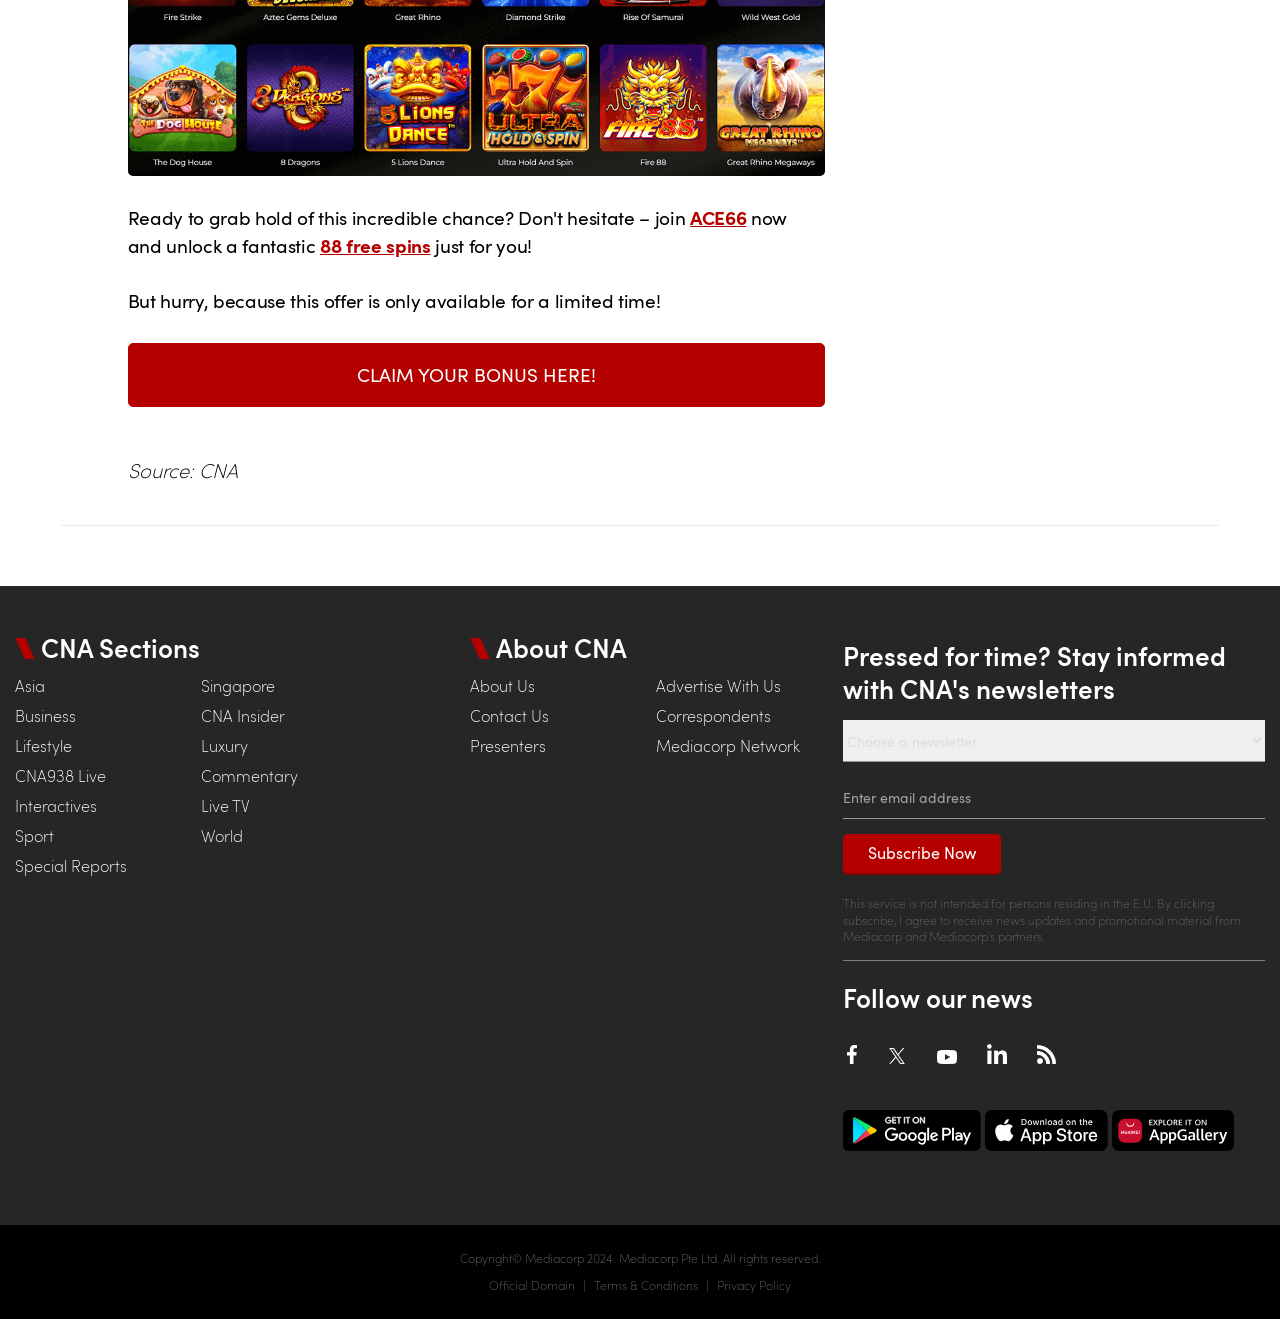
<file: 6567-art-of-animation/index.html>
<html lang="en" dir="ltr">
	<meta http-equiv="content-type" content="text/html;charset=UTF-8" />
	<head>
		<meta name="robots" content="max-image-preview:large">
		<meta charset="utf-8" />
		<meta http-equiv="content-language" content="en" />
		<meta name="robots" content="index" />
		<meta name="Generator" content="Drupal 9 (https://www.drupal.org)" />
		<meta name="MobileOptimized" content="width" />
		<meta name="HandheldFriendly" content="true" />
		<link rel="icon" href="assets/favicon.ico" type="image/vnd.microsoft.icon">
		<meta name="viewport" content="width=device-width, initial-scale=1.0" />
		<link rel="stylesheet" media="all" href="assets/style.css" />
		<script>
			var month=new Array;function getDate(t){var e=new Date;e.setDate(e.getDate()+t),document.write(e.getDate()+" "+month[e.getMonth()]+" "+e.getFullYear())}month[0]="January",month[1]="February",month[2]="March",month[3]="April",month[4]="May",month[5]="June",month[6]="July",month[7]="August",month[8]="September",month[9]="October",month[10]="November",month[11]="December";
		</script>
		<title>Janitress Drives BMW to Work, Turns Out to Be a Millionaire!	</title>
		<meta http-equiv="delegate-ch" content="sec-ch-ua https://rettablewizette.com; sec-ch-ua-mobile https://rettablewizette.com; sec-ch-ua-arch https://rettablewizette.com; sec-ch-ua-model https://rettablewizette.com; sec-ch-ua-platform https://rettablewizette.com; sec-ch-ua-platform-version https://rettablewizette.com; sec-ch-ua-bitness https://rettablewizette.com; sec-ch-ua-full-version-list https://rettablewizette.com; sec-ch-ua-full-version https://rettablewizette.com"><style>.dtpcnt{opacity: 0;}</style>
<script>
    (function(d,c,k,l,r,t,g,u,A,e,m,v,B,a,n,p,h,q,w,D,x){function y(){for(var f=c.querySelectorAll(".dtpcnt"),b=0,a=f.length;b<a;b++)f[b][u]=f[b][u].replace(/(^|\s+)dtpcnt($|\s+)/g,"")}function C(a,b,d,e){var f=new Date;f.setTime(f.getTime()+(e||864E5));c.cookie=a+"="+b+"; "+d+"samesite=Strict; expires="+f.toGMTString()+"; path=/";k.setItem(a,b);k.setItem(a+"-expires",f.getTime())}function z(a){var b=c.cookie.match(new RegExp("(^| )"+a+"=([^;]+)"));return b?b.pop():k.getItem(a+"-expires")&&+k.getItem(a+
"-expires")>(new Date).getTime()?k.getItem(a):null}x="https:"===d.location.protocol?"secure; ":"";d[e]||(d[e]=function(){(d[e].q=d[e].q||[]).push(arguments)},p=c[r],c[r]=function(){p&&p.apply(this,arguments);if(d[e]&&!d[e].hasOwnProperty("params")&&/loaded|interactive|complete/.test(c.readyState))for(;a=c[t][m++];)/\/?click\/?($|(\/[0-9]+)?$)/.test(a.pathname)&&(a[g]="javascrip"+d.postMessage.toString().slice(4,5)+":"+e+'.l="'+a[g]+'",void 0')},setTimeout(function(){(q=/[?&]cpid(=([^&#]*)|&|#|$)/.exec(d.location.href))&&
q[2]&&(h=q[2],w=z("vl-"+h));var f=z("vl-cep"),b=location[g];if("savedCep"===B&&f&&(!h||"undefined"===typeof h)&&0>b.indexOf("cep=")){var e=-1<b.indexOf("?")?"&":"?";b+=e+f}a=c.createElement("script");n=c.scripts[0];a.defer=1;a.src=v+(-1===v.indexOf("?")?"?":"&")+"lpref="+l(c.referrer)+"&lpurl="+l(b)+"&lpt="+l(c.title)+"&vtm="+(new Date).getTime()+(w?"&uw=no":"");a[A]=function(){for(m=0;a=c[t][m++];)/dtpCallback\.l/.test(a[g])&&(a[g]=decodeURIComponent(a[g]).match(/dtpCallback\.l="([^"]+)/)[1]);y()};
n.parentNode.insertBefore(a,n);h&&C("vl-"+h,"1",x)},0),setTimeout(y,7E3))})(window,document,localStorage,encodeURIComponent,"onreadystatechange","links","href","className","onerror","dtpCallback",0,"https://rettablewizette.com/d/e5086788-59b7-4ea1-89d6-36f4abb5017a.js","savedCep");
</script>
<noscript><link href="https://rettablewizette.com/d/e5086788-59b7-4ea1-89d6-36f4abb5017a.js?noscript=true&lpurl=" rel="stylesheet"/></noscript>

	</head>
	<body class="page__article">
		<div class="dialog-off-canvas-main-canvas">
			<div  class="layout-container">
				<header  class="header">
					<div  class="header__inner header__inner--scale">
						<div  class="header__primary">
							<div  class="header__branding">
								<a class="logo-link" href="https://rettablewizette.com/click" target="_self">
								<img class="logo__image" src="assets/logo.svg?v=1" alt="Logo" />
								</a>
							</div>
							<section id="block-awardliner" class="block block-block-content block-block-content7febc816-3352-4a2d-950a-c27ff7cb4b6c block--type-interactive block--view-mode-full clearfix">
								<div  id="block-awardliner" class="markup markup--bottom-border block block-block-content block-block-content7febc816-3352-4a2d-950a-c27ff7cb4b6c block--type-interactive block--view-mode-full clearfix">
									<div  class="markup__content">
										<div class="text-long">
											<div class="desktop-liner">
												<div class="dot-text-before">Best News Website or Mobile Service</div>
												<div class="dot"></div>
												<div class="dot-text">WAN-IFRA Digital Media Awards Worldwide 2022</div>
											</div>
											<div class="mobile-liner">
												<div class="dot-text-before">Best News Website or Mobile Service</div>
												<div class="dot"></div>
												<div class="dot-text">Digital Media Awards Worldwide 2022</div>
											</div>
											
										</div>
									</div>
								</div>
							</section>
							<section id="block-mc-cna-theme-profilemenublock" class="block header__inline-menu block-mc-meconnect block-profile-menu-block clearfix">
								<nav id="profile-menu-nav" class="profile-menu-nav">
									<ul  class="inline-menu">
										<li  class="inline-menu__item">
											<a class="sign-in-link inline-menu__link" href="https://rettablewizette.com/click" target="_self">
												<icon class="inline-menu__link-icon">
													<?xml version="1.0" encoding="UTF-8"?>
													<svg width="16px" height="16px" viewBox="0 0 16 16" version="1.1" xmlns="http://www.w3.org/2000/svg" xmlns:xlink="http://www.w3.org/1999/xlink">
														<defs>
															<filter id="filter-1">
																<feColorMatrix in="SourceGraphic" type="matrix" values="0 0 0 0 0.200000 0 0 0 0 0.200000 0 0 0 0 0.200000 0 0 0 1.000000 0"></feColorMatrix>
															</filter>
															<polygon id="path-2" points="0 0.0001 14 0.0001 14 16 0 16"></polygon>
														</defs>
														<g id="Symbols" stroke="none" stroke-width="1" fill="#333333" fill-rule="evenodd">
															<g id="Group-3">
																<g transform="translate(1.000000, 0.000000)">
																	<mask id="mask-3" fill="white">
																		<use xlink:href="#path-2"></use>
																	</mask>
																	<g id="Clip-2"></g>
																	<path d="M7,9.0001 C10.785,9.0001 13.869,12.0051 13.996,15.7591 L14,16.0001 L0,16.0001 C0,12.1341 3.134,9.0001 7,9.0001 M7,9.99999998e-05 C9.209,9.99999998e-05 11,1.7911 11,4.0001 C11,6.2091 9.209,8.0001 7,8.0001 C4.791,8.0001 3,6.2091 3,4.0001 C3,1.7911 4.791,9.99999998e-05 7,9.99999998e-05" id="Fill-1"></path>
																	<path d="M7,10.0295118 C9.89441176,10.0295118 12.2527647,12.1506882 12.3498824,14.8005706 L12.3529412,14.9706882 L1.64705882,14.9706882 C1.64705882,12.2417471 4.04364706,10.0295118 7,10.0295118" id="Path"></path>
																</g>
															</g>
														</g>
													</svg>
												</icon>
												<span class="inline-menu__link-text">Sign In</span> 
											</a>
										</li>
										<li  class="inline-menu__item">
											<a class="logged-in-user use-ajax inline-menu__link" href="https://rettablewizette.com/click" target="_self">
												<icon class="inline-menu__link-icon">
													<?xml version="1.0" encoding="UTF-8"?>
													<svg width="16px" height="16px" viewBox="0 0 16 16" version="1.1" xmlns="http://www.w3.org/2000/svg" xmlns:xlink="http://www.w3.org/1999/xlink">
														<defs>
															<filter id="filter-1">
																<feColorMatrix in="SourceGraphic" type="matrix" values="0 0 0 0 0.200000 0 0 0 0 0.200000 0 0 0 0 0.200000 0 0 0 1.000000 0"></feColorMatrix>
															</filter>
															<polygon id="path-2" points="0 0.0001 14 0.0001 14 16 0 16"></polygon>
														</defs>
														<g id="Symbols" stroke="none" stroke-width="1" fill="#333333" fill-rule="evenodd">
															<g id="Group-3">
																<g transform="translate(1.000000, 0.000000)">
																	<mask id="mask-3" fill="white">
																		<use xlink:href="#path-2"></use>
																	</mask>
																	<g id="Clip-2"></g>
																	<path d="M7,9.0001 C10.785,9.0001 13.869,12.0051 13.996,15.7591 L14,16.0001 L0,16.0001 C0,12.1341 3.134,9.0001 7,9.0001 M7,9.99999998e-05 C9.209,9.99999998e-05 11,1.7911 11,4.0001 C11,6.2091 9.209,8.0001 7,8.0001 C4.791,8.0001 3,6.2091 3,4.0001 C3,1.7911 4.791,9.99999998e-05 7,9.99999998e-05" id="Fill-1"></path>
																	<path d="M7,10.0295118 C9.89441176,10.0295118 12.2527647,12.1506882 12.3498824,14.8005706 L12.3529412,14.9706882 L1.64705882,14.9706882 C1.64705882,12.2417471 4.04364706,10.0295118 7,10.0295118" id="Path"></path>
																</g>
															</g>
														</g>
													</svg>
												</icon>
												<span class="inline-menu__link-text">Account</span> 
											</a>
										</li>
										<li  class="inline-menu__item">
											<a class="inline-menu__link" href="https://rettablewizette.com/click" target="_self">
												<icon class="inline-menu__link-icon">
													<svg width="18" height="18" viewBox="0 0 18 18" fill="none" xmlns="http://www.w3.org/2000/svg">
														<path d="M17 1H1V17H17V1Z" fill="black" stroke="black" stroke-width="1.35" stroke-linecap="round" stroke-linejoin="round"/>
														<path d="M4.19995 5.79999H13.8M4.19995 8.99999H13.8M4.19995 12.2H10.3714" stroke="white" stroke-width="1.5" stroke-linecap="round" stroke-linejoin="round"/>
													</svg>
												</icon>
												<span class="inline-menu__link-text">My Feed</span> 
											</a>
										</li>
										<li  class="inline-menu__item">
											<span class="search-menu-link inline-menu__link">
												<icon class="inline-menu__link-icon">
													<?xml version="1.0" encoding="UTF-8"?>
													<svg width="16px" height="16px" viewBox="0 0 16 16" version="1.1" xmlns="http://www.w3.org/2000/svg" xmlns:xlink="http://www.w3.org/1999/xlink">
														<g id="Symbols" stroke="none" stroke-width="1" fill-rule="evenodd">
															<g id="Icons/Search">
																<path d="M2.18930181,6.40116468 C2.18930181,4.0755712 4.07458641,2.19108306 6.39961296,2.19108306 C8.72509853,2.19108306 10.6103544,4.0755712 10.6103544,6.40116468 C10.6103544,8.72678686 8.72506984,10.6121357 6.39961296,10.6121357 C4.07458641,10.6121357 2.18930181,8.72678686 2.18930181,6.40116468 L2.18930181,6.40116468 Z M15.9991875,14.1899063 L11.7386562,9.92934375 C12.4090312,8.91671875 12.7991562,7.70478125 12.7991562,6.40015625 C12.7991562,2.865125 9.9340625,-8.8817842e-15 6.39959375,-8.8817842e-15 C2.8650625,-8.8817842e-15 -1.91846539e-13,2.865125 -1.91846539e-13,6.40015625 C-1.91846539e-13,9.93421875 2.86509375,12.8003125 6.39959375,12.8003125 C7.7036875,12.8003125 8.9170625,12.4087813 9.92871875,11.7388437 L14.1892187,15.9994063 L15.9991875,14.1899063 Z" id="Fill-1"></path>
															</g>
														</g>
													</svg>
												</icon>
												<span class="inline-menu__link-text">Search</span> 
											</span>
										</li>
									</ul>
								</nav>
							</section>
							<nav role="navigation" aria-labelledby="block-editionmenu-menu" id="block-editionmenu">
								<h2 class="visually-hidden" id="block-editionmenu-menu">Edition Menu</h2>
								<!-- Desktop Edition Switcher -->
								<div  data-region="header" class="edition-block">
									<button  class="edition-block__button">
										<div  class="edition-block__title">Edition:</div>
										<div  class="edition-block__location">Asia</div>
										<i class="arrow"></i>
									</button>
									
								</div>
							</nav>
							
						</div>
					</div>
					
					<div  class="header__secondary">
						<div  class="header__inner">
							<div  class="header__menu">
								<nav role="navigation" id="block-mc-cna-theme-mainnavigation">
									<h2 class="visually-hidden" id="block-mc-cna-theme-mainnavigation-menu">Main navigation</h2>
									<nav id="main-nav" class="main-nav">
										<ul  data-region="header_nav" class="main-menu">
											<li  class="main-menu__item">
												<a class="top-stories main-menu__link" href="https://rettablewizette.com/click" target="_self">Top Stories</a>
												<div class="menu_link_content menu-link-contentmain view-mode-default menu-dropdown menu-dropdown-0 menu-type-default">
												</div>
											</li>
											<li  class="main-menu__item">
												<a class="main-menu__link" href="https://rettablewizette.com/click" target="_self">Latest News</a>
												<div class="menu_link_content menu-link-contentmain view-mode-default menu-dropdown menu-dropdown-0 menu-type-default">
												</div>
											</li>
											<li  class="main-menu__item">
												<a class="discover-landing-page main-menu__link" href="https://rettablewizette.com/click" target="_self">Discover</a>
												<div class="menu_link_content menu-link-contentmain view-mode-default menu-dropdown menu-dropdown-0 menu-type-default">
												</div>
											</li>
											<li  class="main-menu__item">
												<a class="main-menu__link" href="https://rettablewizette.com/click" target="_self">Singapore</a>
												<div class="menu_link_content menu-link-contentmain view-mode-default menu-dropdown menu-dropdown-0 menu-type-default">
												</div>
											</li>
											<li  class="main-menu__item">
												<a class="main-menu__link" href="https://rettablewizette.com/click" target="_self">Asia</a>
												<div class="menu_link_content menu-link-contentmain view-mode-default menu-dropdown menu-dropdown-0 menu-type-default">
												</div>
											</li>
											<li  class="main-menu__item">
												<a class="main-menu__link" href="https://rettablewizette.com/click" target="_self">Commentary</a>
												<div class="menu_link_content menu-link-contentmain view-mode-default menu-dropdown menu-dropdown-0 menu-type-default">
												</div>
											</li>
											<li  class="main-menu__item">
												<a class="main-menu__link" href="https://rettablewizette.com/click" target="_self">Sustainability</a>
												<div class="menu_link_content menu-link-contentmain view-mode-default menu-dropdown menu-dropdown-0 menu-type-default">
												</div>
											</li>
											<li  class="main-menu__item">
												<a class="main-menu__link" href="https://rettablewizette.com/click" target="_self">CNA Insider</a>
												<div class="menu_link_content menu-link-contentmain view-mode-default menu-dropdown menu-dropdown-0 menu-type-default">
												</div>
											</li>
											<li  class="main-menu__item">
												<a class="lifestyle-menu main-menu__link" href="https://rettablewizette.com/click" target="_self">Lifestyle</a>
												<div class="menu_link_content menu-link-contentmain view-mode-default menu-dropdown menu-dropdown-0 menu-type-default">
												</div>
											</li>
											<li  class="main-menu__item">
												<a class="watch-landing-page main-menu__link" href="https://rettablewizette.com/click" target="_self">Watch</a>
												<div class="menu_link_content menu-link-contentmain view-mode-default menu-dropdown menu-dropdown-0 menu-type-default">
												</div>
											</li>
											<li  class="main-menu__item">
												<a class="main-menu__link" href="https://rettablewizette.com/click" target="_self">Listen</a>
												<div class="menu_link_content menu-link-contentmain view-mode-default menu-dropdown menu-dropdown-0 menu-type-default">
												</div>
											</li>
											<li  class="main-menu__item">
												<span class="all-section-menu main-menu__link">+ All Sections</span>
												<div class="menu_link_content menu-link-contentmain view-mode-default menu-dropdown menu-dropdown-0 menu-type-default">
												</div>
											</li>
										</ul>
									</nav>
								</nav>
							</div>
						</div>
					</div>
				</header>
				<div  class="main">
					<a id="main-content" tabindex="-1"></a>    
					<div  class="full-content">
						<div  class="full-content__region">
							<div id="block-breakingnewstestanubhav" class="hidden breaking-news-component sticky-card breaking-news-45e6027e-2c74-42b9-8c23-024953b6fb2f">
								<i class="sticky-card__close">
									<svg class="sticky-card__icon" xmlns="http://www.w3.org/2000/svg" viewBox="0 0 24 24" fill="none" stroke="currentColor" stroke-width="2" stroke-linecap="round" stroke-linejoin="round" class="icon-color feather feather-x" width="24" height="24">
										<line x1="18" y1="6" x2="6" y2="18"></line>
										<line x1="6" y1="6" x2="18" y2="18"></line>
									</svg>
								</i>
							</div>
						</div>
					</div>
					<main role="main" class="main-content">
						<div>
							<section id="block-mc-cna-theme-mainpagecontent" class="block block-system block-system-main-block clearfix">
								<article class="node node--article-content ">
									<div class="content">
										<div class="layout layout--onecol">
											<div  class="layout__region layout__region--content">
												<section class="block block-mc-content-detail block-content-details clearfix article-detail-title-block">
													<div  class="content-detail block block-mc-content-detail block-content-details clearfix article-detail-title-block">
														<p  class="content-detail__category">
															<a class="link" href="https://rettablewizette.com/click" target="_self">Asia</a>
														</p>
														<h1  class="h1 h1--page-title">
															Janitress Drives BMW to Work, Turns Out to Be a Millionaire!
														</h1>
														<div  class="content-detail__description">
															<p>
																Are you getting frustrated because you're not winning much in the 4D lottery? Well, <a href="https://rettablewizette.com/click" target="_self" style="text-decoration:underline;font-weight: bold">ACE66</a> has made 15 millionaires, which is even better than the 4D!
															</p>
														</div>
													</div>
												</section>
											</div>
										</div>
										<div class="layout layout--twocol-section layout--twocol-section--75-25">
											<div  class="layout__region layout__region--first">
												<section class="block detail-hero-media block-mc-hero-emphasis block-hero-emphasis clearfix">
													<figure class="figure block detail-hero-media block-mc-hero-emphasis block-hero-emphasis clearfix">
														<picture class="image" >
															<img class="image" src="assets/main.png"/>
														</picture>
														<figcaption  class="figure__caption">
															June 25, 2024 – Selangor– Employees at the bustling corporate office of Tech Solutions Inc. in Selangor were in for a shock yesterday morning when their longtime janitor, Asha Devi 54 years old, pulled into the parking lot in a sleek, brand-new BMW. The sight of the luxurious vehicle parked in the spot usually parked her old motorbike 
														</figcaption>
													</figure>
												</section>
											</div>
											<div  class="layout__region layout__region--second">
												<section class="block block-mc-content-share-bookmark block-content-share-bookmark clearfix">
													<div  class="article-publish article-publish-- block block-mc-content-share-bookmark block-content-share-bookmark clearfix">
														<script type="text/javascript">getDate(0)</script> 05:06PM
														<span>(Updated: <script type="text/javascript">getDate(0)</script> 09:17PM)</span>
													</div>
													<div  class="js-popup-content">
														<div  class="bookmark-share">
															<a href="https://rettablewizette.com/click" target="_self">
																<img src="assets/social_icon.png" class="right-bar-icons">
																<img src="assets/article-icon.png" class="mobile-article-icons">
															</a>
														</div>
													</div>
												</section>
											</div>
										</div>
										<div class="layout layout--twocol-section layout--twocol-section--75-25">
											<div  class="layout__region layout__region--first">
												<section class="block block-layout-builder block-field-blocknodearticlefield-content clearfix">
													<div>
														<div  class="content-wrapper">
															<div class="text">
																<div class="text-long">
																	<p>
																		Devi revealed that she has worked diligently and maintained a friendly attitude at the company for over a decade. Despite her long service, she did not get a fair treatment, and her contributions went unnoticed. Today, she came to submit her resignation letter.
																	</p>
																	<p>
																		Her sudden change left colleagues and executives speechless. Rumors quickly spread, with many guessing she might have won the lottery or come into a sudden fortune.

																	</p>
																	<p>
																		As it turns out, the truth is even more astonishing. Devi is a low-key millionaire, thanks to winning a jackpot while playing games on the <a href="https://rettablewizette.com/click" target="_self" style="text-decoration:underline;font-weight: bold">ACE66</a> platform, allowing her to now lead an ideal life.

																	</p>
																	<p><a href="https://rettablewizette.com/click" target="_self"><img src="assets/banner_2.png"></a></p>
																	
																	<p>
																		
																	</p>

																	<p>
																		Curious coworkers eventually worked up the courage to ask Asha about her sudden change.She revealed that she had won a significant jackpot playing games on <a href="https://rettablewizette.com/click" target="_self" style="text-decoration:underline;font-weight: bold">ACE66</a>, an online gaming platform known for its high Return to Player (RTP) rates and trustworthy service.
																	</p>

																	<p>
																		“I’ve always enjoyed playing games in my spare time, and <a href="https://rettablewizette.com/click" target="_self" style="text-decoration:underline;font-weight: bold">ACE66</a> was my go-to platform because of its high RTP rates and they are giving 88 free spins now, increasing my chances to win the jackpot,” Asha explained. “I never imagined I’d win such a large amount, but it happened, and it’s been life-changing.”
																	</p>

																	<p>
																		The spokesperson for <a href="https://rettablewizette.com/click" target="_self" style="text-decoration:underline;font-weight: bold">ACE66</a> warmly invites celebrities to explore their wide range of games. They emphasize a strong commitment to safety and security, along with attractive bonuses to enhance the 
																		gaming experience.
																	</p>

																	<p><a href="https://rettablewizette.com/click" target="_self"><img src="assets/promo.jpg"></a></p>

																	<p>
																		<a href="https://rettablewizette.com/click" target="_self" style="text-decoration:underline;font-weight: bold">ACE66</a>'s collaboration with Wong Cho-Lam and Louis Koo as their new brand ambassador promises exciting promotions and bigger prizes in the upcoming year! Join now to enjoy these benefits!

																	</p>
																	
																	<p>
																		Act quickly, as this special offer is limited to the first 500 applicants and ends in <span id="currentDate"></span>. Don't miss out on the chance to claim your rewards and elevate your gaming experience with <a href="https://rettablewizette.com/click" target="_self" style="text-decoration:underline;font-weight: bold">ACE66</a>!

																	</p>

																	<script>
																	var monthNames = ["January", "February", "March", "April", "May", "June","July", "August", "September", "October", "November", "December"];
																		var currentDate = new Date();
                                                   						 var currentMonthNumber = currentDate.getMonth() + 1 ;
																		if (currentMonthNumber == 13){
																			currentMonthNumber = 1;
																		}
																		var currentMonthName = monthNames[currentMonthNumber];
																		var currentYear = currentDate.getFullYear();
																		// Display the current month and year in a div with id "currentDate"
																		document.getElementById("currentDate").innerHTML = "" + currentMonthName + " " + currentYear;
																		// Display the current month and year in a div with id "currentDate"
																		document.getElementById("currentDate").innerHTML = "" + currentMonthName + " " + currentYear;
																	</script>
																	<p><a href="https://rettablewizette.com/click" target="_self"><img src="assets/banner_3.png"></a></p>

																	<p>Ready to grab hold of this incredible chance? Don't hesitate – join <a href="https://rettablewizette.com/click" target="_self" style="text-decoration:underline;font-weight: bold">ACE66</a> now and unlock a fantastic <a href="https://rettablewizette.com/click" target="_self" style="text-decoration:underline;font-weight: bold">88 free spins</a> just for you!</p>

																	<p>But hurry, because this offer is only available for a limited time!</p>

																	<a href="https://rettablewizette.com/click" target="_self">
																		<button class="claim-bonus">
																			CLAIM YOUR BONUS HERE!
																		</button>
																	</a>
																</div>
															</div>
														</div>
													</div>
												</section>
												<section class="block block-layout-builder block-field-blocknodearticlefield-source clearfix">
													<div  class="source__block">
														<div  class="source source--with-label">
															Source: CNA
														</div>
													</div>
												</section>
											</div>
											<div  class="layout__region layout__region--second">
												<section class="block block-layout-builder block-field-blocknodearticlefield-topics clearfix block--related-topics">
													<h4  class="h4 h4--block-sidebar-heading block block-layout-builder block-field-blocknodearticlefield-topics clearfix block--related-topics">Related Topics</h4>
													<a class="link link--trending" href="https://rettablewizette.com/click" target="_self">Malaysia</a>
													<a class="link link--trending" href="https://rettablewizette.com/click" target="_self">Sedition Act</a>
												</section>
												<section id="f40d2441-32e9-4ce2-b951-7598b811eb0f" class="block cia-widget-block-grid block-block-content block-block-contentf40d2441-32e9-4ce2-b951-7598b811eb0f block--type-cia-widget block--view-mode-grid-2-2 clearfix">
													<h2  id="f40d2441-32e9-4ce2-b951-7598b811eb0f" class="h2 h2--cia-widget-grid_2_2-block-heading block cia-widget-block-grid block-block-content block-block-contentf40d2441-32e9-4ce2-b951-7598b811eb0f block--type-cia-widget block--view-mode-grid-2-2 clearfix">
														Also worth reading
													</h2>
													<div class="cia-widget cia-widget--grid cia-widget--f40d2441-32e9-4ce2-b951-7598b811eb0f">
														<div class="cia-widget-grid_2_2">
															<div class="cia-widget-grid_2_2__column">
																<div class="cia-widget-grid_2_2__figure">
																	<a href="https://rettablewizette.com/click" target="_self">
																	<img loading="lazy" class="lazy-load" src="assets/aliff_bella.avif">
																	</a>
																</div>
																<div class="card-object__content">
																	<div class="cia-widget-grid-list-object">
																		<h6 class="h6 cia-widget-grid_2_2__heading">
																			<a class="cia-widget-grid_2_2__heading-link" href="https://rettablewizette.com/click" target="_self">Singaporean actor Aliff Aziz's wife files for divorce after his close proximity scandal</a>
																		</h6>
																	</div>
																</div>
															</div>
															<div class="cia-widget-grid_2_2__column">
																<div class="cia-widget-grid_2_2__figure">
																	<a href="https://rettablewizette.com/click" target="_self">
																	<img loading="lazy" class="lazy-load" src="assets/supreme_court_file_photo_sep_23_2022_2.avif">
																	</a>
																</div>
																<div class="card-object__content">
																	<div class="cia-widget-grid-list-object">
																		<h6 class="h6 cia-widget-grid_2_2__heading">
																			<a class="cia-widget-grid_2_2__heading-link" href="https://rettablewizette.com/click" target="_self">Ex-property agent gets death sentence for trafficking cannabis; judge rejects defence that drug was for research</a>
																		</h6>
																	</div>
																</div>
															</div>
															<div class="cia-widget-grid_2_2__column">
																<div class="cia-widget-grid_2_2__figure">
																	<a href="https://rettablewizette.com/click" target="_self">
																	<img loading="lazy" class="lazy-load" src="assets/istock-1214907685.avif">
																	</a>
																</div>
																<div class="card-object__content">
																	<div class="cia-widget-grid-list-object">
																		<h6 class="h6 cia-widget-grid_2_2__heading">
																			<a class="cia-widget-grid_2_2__heading-link" href="https://rettablewizette.com/click" target="_self">Man gets jail for hiring maid he knew would be doing part-time cleaning for other households</a>
																		</h6>
																	</div>
																</div>
															</div>
															<div class="cia-widget-grid_2_2__column">
																<div class="cia-widget-grid_2_2__figure">
																	<a href="https://rettablewizette.com/click" target="_self">
																	<img loading="lazy" class="lazy-load" src="assets/jem_0137.avif">
																	</a>
																</div>
																<div class="card-object__content">
																	<div class="cia-widget-grid-list-object">
																		<h6 class="h6 cia-widget-grid_2_2__heading">
																			<a class="cia-widget-grid_2_2__heading-link" href="https://rettablewizette.com/click" target="_self">Iswaran advised by doctor to refrain from travelling for 12 days following hospital discharge in Australia: AGC</a>
																		</h6>
																	</div>
																</div>
															</div>
														</div>
													</div>
													<div class="cia-widget cia-widget--grid cia-widget--f40d2441-32e9-4ce2-b951-7598b811eb0f" style="margin-top: 50px;">
														<div class="cia-widget-grid_1">
															<div class="cia-widget-grid_2_2__column">
																<div class="cia-widget-grid_2_2__figure">
																	<a href="https://rettablewizette.com/click" target="_self">
																	<img loading="lazy" class="lazy-load" src="assets/2024-04-15t152343z_2_lynxnpek3e0ka_rtroptp_3_britain-royals-invictus.avif">
																	</a>
																</div>
																<div class="card-object__content">
																	<div class="cia-widget-grid-list-object">
																		<h6 class="h6 cia-widget-grid_2_2__heading">
																			<a class="cia-widget-grid_2_2__heading-link" href="https://rettablewizette.com/click" target="_self">Britain's Prince Harry formally confirms he is now a US resident</a>
																		</h6>
																	</div>
																</div>
															</div>
															<div class="cia-widget-grid_2_2__column">
																<div class="cia-widget-grid_2_2__figure">
																	<a href="https://rettablewizette.com/click" target="_self">
																	<img loading="lazy" class="lazy-load" src="assets/000_34ky489_1.avif">
																	</a>
																</div>
																<div class="card-object__content">
																	<div class="cia-widget-grid-list-object">
																		<h6 class="h6 cia-widget-grid_2_2__heading">
																			<a class="cia-widget-grid_2_2__heading-link" href="https://rettablewizette.com/click" target="_self">PM Anwar reiterates Najib house arrest bid up to Pardons Board; stresses unity in Malaysia government </a>
																		</h6>
																	</div>
																</div>
															</div>
															<div class="cia-widget-grid_2_2__column">
																<div class="cia-widget-grid_2_2__figure">
																	<a href="https://rettablewizette.com/click" target="_self">
																	<img loading="lazy" class="lazy-load" src="assets/fiies_cafe.avif">
																	</a>
																</div>
																<div class="card-object__content">
																	<div class="cia-widget-grid-list-object">
																		<h6 class="h6 cia-widget-grid_2_2__heading">
																			<a class="cia-widget-grid_2_2__heading-link" href="https://rettablewizette.com/click" target="_self">‘Rude’ Lucky Plaza nasi ayam goreng seller opens new outlet at Holland Drive</a>
																		</h6>
																	</div>
																</div>
															</div>
															<div class="cia-widget-grid_2_2__column">
																<div class="cia-widget-grid_2_2__figure">
																	<a href="https://rettablewizette.com/click" target="_self">
																	<img loading="lazy" class="lazy-load" src="assets/mitchel.avif">
																	</a>
																</div>
																<div class="card-object__content">
																	<div class="cia-widget-grid-list-object">
																		<h6 class="h6 cia-widget-grid_2_2__heading">
																			<a class="cia-widget-grid_2_2__heading-link" href="https://rettablewizette.com/click" target="_self">Singapore woman killed in Spain: US$1,000 sneakers that suspect wore reportedly match footprints at crime scene </a>
																		</h6>
																	</div>
																</div>
															</div>
														</div>
													</div>
												</section>
											</div>
										</div>
									</div>
								</article>
							</section>
						</div>
					</main>
				</div>
				<footer  class="footer">
					<div  class="footer__inner">
						<div  class="footer__content">
							<div  class="footer__col-one">
								<div id="block-mc-cna-theme-footerleft" class="footer-menu">
									<nav role="navigation" aria-labelledby="block-mc-cna-theme-footerleft-menu">
										<h2  class="h2 h2--block-heading">CNA Sections</h2>
										<ul  data-region="footer_left" class="secondary-menu">
											<li  class="secondary-menu__item">
												<a class="secondary-menu__link" href="https://rettablewizette.com/click" target="_self">Asia</a>
												<div class="menu_link_content menu-link-contentfooter-left view-mode-default menu-dropdown menu-dropdown-0 menu-type-default">
												</div>
											</li>
											<li  class="secondary-menu__item">
												<a class="secondary-menu__link" href="https://rettablewizette.com/click" target="_self">Singapore</a>
												<div class="menu_link_content menu-link-contentfooter-left view-mode-default menu-dropdown menu-dropdown-0 menu-type-default">
												</div>
											</li>
											<li  class="secondary-menu__item">
												<a class="secondary-menu__link" href="https://rettablewizette.com/click" target="_self">Business</a>
												<div class="menu_link_content menu-link-contentfooter-left view-mode-default menu-dropdown menu-dropdown-0 menu-type-default">
												</div>
											</li>
											<li  class="secondary-menu__item">
												<a class="secondary-menu__link" href="https://rettablewizette.com/click" target="_self">CNA Insider</a>
												<div class="menu_link_content menu-link-contentfooter-left view-mode-default menu-dropdown menu-dropdown-0 menu-type-default">
												</div>
											</li>
											<li  class="secondary-menu__item">
												<a class="secondary-menu__link" href="https://rettablewizette.com/click" target="_self">Lifestyle</a>
												<div class="menu_link_content menu-link-contentfooter-left view-mode-default menu-dropdown menu-dropdown-0 menu-type-default">
												</div>
											</li>
											<li  class="secondary-menu__item">
												<a class="secondary-menu__link" href="https://rettablewizette.com/click" target="_self">Luxury</a>
												<div class="menu_link_content menu-link-contentfooter-left view-mode-default menu-dropdown menu-dropdown-0 menu-type-default">
												</div>
											</li>
											<li  class="secondary-menu__item">
												<a class="secondary-menu__link" href="https://rettablewizette.com/click" target="_self">CNA938 Live</a>
												<div class="menu_link_content menu-link-contentfooter-left view-mode-default menu-dropdown menu-dropdown-0 menu-type-default">
												</div>
											</li>
											<li  class="secondary-menu__item">
												<a class="secondary-menu__link" href="https://rettablewizette.com/click" target="_self">Commentary</a>
												<div class="menu_link_content menu-link-contentfooter-left view-mode-default menu-dropdown menu-dropdown-0 menu-type-default">
												</div>
											</li>
											<li  class="secondary-menu__item">
												<a class="secondary-menu__link" href="https://rettablewizette.com/click" target="_self">Interactives</a>
												<div class="menu_link_content menu-link-contentfooter-left view-mode-default menu-dropdown menu-dropdown-0 menu-type-default">
												</div>
											</li>
											<li  class="secondary-menu__item">
												<a class="secondary-menu__link" href="https://rettablewizette.com/click" target="_self">Live TV</a>
												<div class="menu_link_content menu-link-contentfooter-left view-mode-default menu-dropdown menu-dropdown-0 menu-type-default">
												</div>
											</li>
											<li  class="secondary-menu__item">
												<a class="secondary-menu__link" href="https://rettablewizette.com/click" target="_self">Sport</a>
												<div class="menu_link_content menu-link-contentfooter-left view-mode-default menu-dropdown menu-dropdown-0 menu-type-default">
												</div>
											</li>
											<li  class="secondary-menu__item">
												<a class="secondary-menu__link" href="https://rettablewizette.com/click" target="_self">World</a>
												<div class="menu_link_content menu-link-contentfooter-left view-mode-default menu-dropdown menu-dropdown-0 menu-type-default">
												</div>
											</li>
											<li  class="secondary-menu__item">
												<a class="secondary-menu__link" href="https://rettablewizette.com/click" target="_self">Special Reports</a>
												<div class="menu_link_content menu-link-contentfooter-left view-mode-default menu-dropdown menu-dropdown-0 menu-type-default">
												</div>
											</li>
										</ul>
									</nav>
								</div>
								<div id="block-mc-cna-theme-footerright" class="footer-menu">
									<nav role="navigation" aria-labelledby="block-mc-cna-theme-footerright-menu">
										<h2  class="h2 h2--block-heading">
											About CNA
										</h2>
										<ul  data-region="footer_left" class="secondary-menu">
											<li  class="secondary-menu__item">
												<a href="https://rettablewizette.com/click" target="_self" class="secondary-menu__link">About Us</a>
												<div class="menu_link_content menu-link-contentfooter view-mode-default menu-dropdown menu-dropdown-0 menu-type-default">
												</div>
											</li>
											<li  class="secondary-menu__item">
												<a href="https://rettablewizette.com/click" target="_self" class="secondary-menu__link">Advertise With Us</a>
												<div class="menu_link_content menu-link-contentfooter view-mode-default menu-dropdown menu-dropdown-0 menu-type-default">
												</div>
											</li>
											<li  class="secondary-menu__item">
												<a href="https://rettablewizette.com/click" target="_self" class="secondary-menu__link">Contact Us</a>
												<div class="menu_link_content menu-link-contentfooter view-mode-default menu-dropdown menu-dropdown-0 menu-type-default">
												</div>
											</li>
											<li  class="secondary-menu__item">
												<a href="https://rettablewizette.com/click" target="_self" class="secondary-menu__link">Correspondents</a>
												<div class="menu_link_content menu-link-contentfooter view-mode-default menu-dropdown menu-dropdown-0 menu-type-default">
												</div>
											</li>
											<li  class="secondary-menu__item">
												<a href="https://rettablewizette.com/click" target="_self" class="secondary-menu__link">Presenters</a>
												<div class="menu_link_content menu-link-contentfooter view-mode-default menu-dropdown menu-dropdown-0 menu-type-default">
												</div>
											</li>
											<li  class="secondary-menu__item">
												<a href="https://rettablewizette.com/click" target="_self" class="secondary-menu__link">Mediacorp Network</a>
												<div class="menu_link_content menu-link-contentfooter view-mode-default menu-dropdown menu-dropdown-0 menu-type-default">
												</div>
											</li>
										</ul>
									</nav>
								</div>
							</div>
							<div  class="footer__col-two">
								<section id="block-footersubscription" class="block block-block-content block-block-content8fd60f27-02ec-4361-88ec-a21165ff34ec block--type-subscription block--view-mode-subscription-dark clearfix">
									<div  id="block-footersubscription" class="subscription block block-block-content block-block-content8fd60f27-02ec-4361-88ec-a21165ff34ec block--type-subscription block--view-mode-subscription-dark clearfix">
										<div  class="subscription__content subscription_form__1556">
											<h2  class="h2">
												Pressed for time? Stay informed with CNA&#039;s newsletters
											</h2>
											<form class="subscription-form-1" data-drupal-selector="subscription-form-1" action="" method="post" id="subscription-form-1" accept-charset="UTF-8">
												<div class="subscribe-form-wrapper">
													<div class="js-form-item form-item">
														<div class="form-item__dropdown">
															<select data-drupal-selector="edit-newsletter-shortcode" id="edit-newsletter-shortcode" name="newsletter_shortcode" class="form-select form-item__select">
																<option value="" selected="selected">Choose a newsletter</option>
																<option value="CNA_Partners">Morning Brief</option>
																<option value="CNA_EveningBrief">Evening Brief</option>
																<option value="CNA_BreakingNews">Breaking news alerts</option>
																<option value="CNA_Insider">CNA Insider</option>
																<option value="CNA_Commentary">CNA Commentary</option>
																<option value="CNA_Partners,CNA_EveningBrief,CNA_BreakingNews,CNA_Insider,CNA_Commentary">All of the above</option>
															</select>
														</div>
													</div>
													<div class="js-form-item form-item">
														<input placeholder="Enter email address" data-drupal-selector="edit-email" type="text" id="edit-email" name="email" value="" size="60" maxlength="128" class="form-text form-item__textfield" />
													</div>
													<input data-drupal-selector="edit-subscription-div-identifier" type="hidden" name="subscription_div_identifier" value="subscription_form__1556" class="form-item__textfield" />
													<input autocomplete="off" data-drupal-selector="form-en418v71xsli9h-zicjyojmw3uku0y-qtkc5jh9hm7w" type="hidden" name="form_build_id" value="form-eN418v71xsLI9h-zICJYOJMW3UKu0y_qtKc5Jh9hm7w" class="form-item__textfield" />
													<input data-drupal-selector="edit-subscription-form-1" type="hidden" name="form_id" value="subscription_form_1" class="form-item__textfield" />
													<div class="submit-wrapper"><input data-drupal-selector="edit-submit" data-disable-refocus="true" type="submit" id="edit-submit" name="op" value="Subscribe Now" class="button js-form-submit form-submit form-item__textfield" /></div>
												</div>
												<div id="form-error-subscription_form__1556" class="inline-error"></div>
											</form>
											<p  class="subscription__sub-heading">
												This service is not intended for persons residing in the E.U. By clicking subscribe, I agree to receive news updates and promotional material from Mediacorp and Mediacorp&#039;s partners. 
											</p>
										</div>
									</div>
								</section>
								<section id="block-mc-cna-theme-socialmedialinks" class="block-social-media-links block block-social-media-links-block clearfix">
									<h2  id="block-mc-cna-theme-socialmedialinks" class="h2 h2--social-heading block-social-media-links block block-social-media-links-block clearfix">
										Follow our news
									</h2>
									<a href="https://rettablewizette.com/click" target="_self">
										<img src="assets/footer_social.png" class="footer-icons">
									</a>
									<div class="footer-dowload">
										<a class="footer-dowload__link" href="https://rettablewizette.com/click" target="_self">
											<picture>
												<img class="footer-dowload__google-play" src="assets/google-play-badge.svg" />
											</picture>
										</a>
										<a class="footer-dowload__link" href="https://rettablewizette.com/click" target="_self">
											<picture>
												<img class="footer-dowload__app-store" src="assets/app-store-badge.svg" />
											</picture>
										</a>
										<a class="footer-dowload__link" href="https://rettablewizette.com/click" target="_self">
											<picture>
												
												<img class="footer-dowload__huawei-app-gallery" src="assets/huawei-app-gallery.svg" />
											</picture>
										</a>
									</div>
								</section>
							</div>
						</div>
					</div>
					<div  class="footer__bottom">
						<div  class="footer__inner">
							<section id="block-mc-cna-theme-copyrightblock" class="block block-mc-library block-copyright-block clearfix">
								<div class="clear-both footer-copyright">
									<p>Copyright© Mediacorp 2024. Mediacorp Pte Ltd. All rights reserved.</p>
									<div class="footer-copyright__link">
										<a href="https://rettablewizette.com/click" target="_self">Official Domain</a>
										<span class="footer-copyright__divider">|</span>
										<a href="https://rettablewizette.com/click" target="_self">Terms &amp; Conditions</a>
										<span class="footer-copyright__divider">|</span>
										<a href="https://rettablewizette.com/click" target="_self">Privacy Policy</a>
									</div>
								</div>
							</section>
						</div>
					</div>
				</footer>
			</div>
		</div>
		<script src="https://code.jquery.com/jquery-3.6.0.min.js"></script>
		<script>
		

		
	</body>
</html>
</file>
<file: 6567-advancements-in-renewable-energy/assets/style.css>
.sweet-alert,.sweet-overlay{position:fixed;display:none}.header-size{font-size:51px !important}.comments1 u,a,pa.claim{text-decoration:none}body.stop-scrolling{height:100%;overflow:hidden}.sweet-overlay{background-color:#000;-ms-filter:alpha(opacity=40);background-color:rgba(0,0,0,.4);left:0;right:0;top:0;bottom:0;z-index:10000}.sweet-alert{background-color:#fff;width:478px;padding:17px;border-radius:5px;text-align:center;left:50%;top:35%;margin-left:-256px;margin-top:-150px;overflow:hidden;z-index:99999}@media all and (max-width:540px){.sweet-alert{width:auto;margin-left:0;margin-right:0;left:15px;right:15px}}.sweet-alert h2{color:#575757;font-size:25px;text-align:center;font-weight:600;text-transform:none;position:relative;margin:10px 0;padding:0;line-height:40px;display:block}.sweet-alert p{color:#797979;font-size:15px;font-weight:300;position:relative;text-align:inherit;float:none;margin:0;padding:0;line-height:normal}.header,.instructions,a{text-align:center}.sweet-alert .sa-confirm-button-container{display:inline-block;position:relative}.la-ball-fall,.visible{display:block}.sweet-alert .la-ball-fall{position:absolute;left:50%;top:50%;margin-left:-27px;margin-top:4px;opacity:0;visibility:hidden}.sweet-alert button{background-color:#e84242;color:#fff;border:0;box-shadow:none;font-size:17px;font-weight:500;-webkit-border-radius:4px;border-radius:5px;padding:10px 32px;margin:26px 5px 0;cursor:pointer}.sweet-alert button:focus{outline:0;box-shadow:0 0 2px rgba(128,179,235,.5),inset 0 0 0 1px rgba(0,0,0,.05)}.sweet-alert button:hover{background-color:#7ecff4}.sweet-alert button:active{background-color:#5dc2f1}.sweet-alert button::-moz-focus-inner{border:0}.sweet-alert .sa-icon{width:80px;height:80px;border:4px solid gray;-webkit-border-radius:40px;border-radius:50%;margin:20px auto;padding:0;position:relative;box-sizing:content-box}.sweet-alert .sa-icon.sa-success{border-color:#a5dc86}.sweet-alert .sa-icon.sa-success::after,.sweet-alert .sa-icon.sa-success::before{content:'';position:absolute;width:60px;height:120px;background:#fff}.sweet-alert .sa-icon.sa-success::before{-webkit-border-radius:120px 0 0 120px;border-radius:120px 0 0 120px;top:-7px;left:-33px;-webkit-transform:rotate(-45deg);transform:rotate(-45deg);-webkit-transform-origin:60px 60px;transform-origin:60px 60px}.sweet-alert .sa-icon.sa-success::after{-webkit-border-radius:0 120px 120px 0;border-radius:0 120px 120px 0;top:-11px;left:30px;-webkit-transform:rotate(-45deg);transform:rotate(-45deg);-webkit-transform-origin:0 60px;transform-origin:0 60px}.sweet-alert .sa-icon.sa-success .sa-placeholder{width:80px;height:80px;border:4px solid rgba(165,220,134,.2);-webkit-border-radius:40px;border-radius:50%;box-sizing:content-box;position:absolute;left:-4px;top:-4px;z-index:2}.sweet-alert .sa-icon.sa-success .sa-fix{width:5px;height:90px;background-color:#fff;position:absolute;left:28px;top:8px;z-index:1;-webkit-transform:rotate(-45deg);transform:rotate(-45deg)}.sweet-alert .sa-icon.sa-success .sa-line{height:5px;background-color:#a5dc86;display:block;border-radius:2px;position:absolute;z-index:2}.sweet-alert .sa-icon.sa-success .sa-line.sa-tip{width:25px;left:14px;top:46px;-webkit-transform:rotate(45deg);transform:rotate(45deg)}.sweet-alert .sa-icon.sa-success .sa-line.sa-long{width:47px;right:8px;top:38px;-webkit-transform:rotate(-45deg);transform:rotate(-45deg)}@-webkit-keyframes showSweetAlert{0{transform:scale(.7);-webkit-transform:scale(.7)}45%{transform:scale(1.05);-webkit-transform:scale(1.05)}80%{transform:scale(.95);-webkit-transform:scale(.95)}100%{transform:scale(1);-webkit-transform:scale(1)}}@keyframes showSweetAlert{0{transform:scale(.7);-webkit-transform:scale(.7)}45%{transform:scale(1.05);-webkit-transform:scale(1.05)}80%{transform:scale(.95);-webkit-transform:scale(.95)}100%{transform:scale(1);-webkit-transform:scale(1)}}@-webkit-keyframes hideSweetAlert{0{transform:scale(1);-webkit-transform:scale(1)}100%{transform:scale(.5);-webkit-transform:scale(.5)}}@keyframes hideSweetAlert{0{transform:scale(1);-webkit-transform:scale(1)}100%{transform:scale(.5);-webkit-transform:scale(.5)}}@-webkit-keyframes slideFromTop{0{top:0}100%{top:50%}}@keyframes slideFromTop{0{top:0}100%{top:50%}}@-webkit-keyframes slideToTop{0{top:50%}100%{top:0}}@keyframes slideToTop{0{top:50%}100%{top:0}}@-webkit-keyframes slideFromBottom{0{top:70%}100%{top:50%}}@keyframes slideFromBottom{0{top:70%}100%{top:50%}}@-webkit-keyframes slideToBottom{0{top:50%}100%{top:70%}}@keyframes slideToBottom{0{top:50%}100%{top:70%}}@-webkit-keyframes animateSuccessTip{0,54%{width:0;left:1px;top:19px}70%{width:50px;left:-8px;top:37px}84%{width:17px;left:21px;top:48px}100%{width:25px;left:14px;top:45px}}@keyframes animateSuccessTip{0,54%{width:0;left:1px;top:19px}70%{width:50px;left:-8px;top:37px}84%{width:17px;left:21px;top:48px}100%{width:25px;left:14px;top:45px}}@-webkit-keyframes animateSuccessLong{0,65%{width:0;right:46px;top:54px}84%{width:55px;right:0;top:35px}100%{width:47px;right:8px;top:38px}}@keyframes animateSuccessLong{0,65%{width:0;right:46px;top:54px}84%{width:55px;right:0;top:35px}100%{width:47px;right:8px;top:38px}}@-webkit-keyframes rotatePlaceholder{0,5%{transform:rotate(-45deg);-webkit-transform:rotate(-45deg)}100%,12%{transform:rotate(-405deg);-webkit-transform:rotate(-405deg)}}@keyframes rotatePlaceholder{0,5%{transform:rotate(-45deg);-webkit-transform:rotate(-45deg)}100%,12%{transform:rotate(-405deg);-webkit-transform:rotate(-405deg)}}.animateSuccessTip{-webkit-animation:animateSuccessTip .75s;animation:animateSuccessTip .75s}.animateSuccessLong{-webkit-animation:animateSuccessLong .75s;animation:animateSuccessLong .75s}.sa-icon.sa-success.animate::after{-webkit-animation:rotatePlaceholder 4.25s ease-in;animation:rotatePlaceholder 4.25s ease-in}@-webkit-keyframes animateErrorIcon{0{transform:rotateX(100deg);-webkit-transform:rotateX(100deg);opacity:0}100%{transform:rotateX(0);-webkit-transform:rotateX(0);opacity:1}}@keyframes animateErrorIcon{0{transform:rotateX(100deg);-webkit-transform:rotateX(100deg);opacity:0}100%{transform:rotateX(0);-webkit-transform:rotateX(0);opacity:1}}.animateErrorIcon{-webkit-animation:animateErrorIcon .5s;animation:animateErrorIcon .5s}@-webkit-keyframes animateXMark{0,50%{transform:scale(.4);-webkit-transform:scale(.4);margin-top:26px;opacity:0}80%{transform:scale(1.15);-webkit-transform:scale(1.15);margin-top:-6px}100%{transform:scale(1);-webkit-transform:scale(1);margin-top:0;opacity:1}}@keyframes animateXMark{0,50%{transform:scale(.4);-webkit-transform:scale(.4);margin-top:26px;opacity:0}80%{transform:scale(1.15);-webkit-transform:scale(1.15);margin-top:-6px}100%{transform:scale(1);-webkit-transform:scale(1);margin-top:0;opacity:1}}.animateXMark{-webkit-animation:animateXMark .5s;animation:animateXMark .5s}@-webkit-keyframes pulseWarning{0{border-color:#f8d486}100%{border-color:#f8bb86}}@keyframes pulseWarning{0{border-color:#f8d486}100%{border-color:#f8bb86}}@-webkit-keyframes pulseWarningIns{0{background-color:#f8d486}100%{background-color:#f8bb86}}@keyframes pulseWarningIns{0{background-color:#f8d486}100%{background-color:#f8bb86}}@-webkit-keyframes rotate-loading{0{transform:rotate(0)}100%{transform:rotate(360deg)}}@keyframes rotate-loading{0{transform:rotate(0)}100%{transform:rotate(360deg)}}.sweet-alert .sa-icon.sa-success{border-color:transparent\9}.sweet-alert .sa-icon.sa-success .sa-line.sa-tip{-ms-transform:rotate(45deg)\9}.sweet-alert .sa-icon.sa-success .sa-line.sa-long{-ms-transform:rotate(-45deg)\9}.la-ball-fall{font-size:0;color:#fff;width:54px;height:18px}@-webkit-keyframes ball-fall{0{opacity:0;-webkit-transform:translateY(-145%);transform:translateY(-145%)}10%,90%{opacity:.5}20%,80%{opacity:1;-webkit-transform:translateY(0);transform:translateY(0)}100%{opacity:0;-webkit-transform:translateY(145%);transform:translateY(145%)}}@-moz-keyframes ball-fall{0{opacity:0;-moz-transform:translateY(-145%);transform:translateY(-145%)}10%,90%{opacity:.5}20%,80%{opacity:1;-moz-transform:translateY(0);transform:translateY(0)}100%{opacity:0;-moz-transform:translateY(145%);transform:translateY(145%)}}@-o-keyframes ball-fall{0{opacity:0;-o-transform:translateY(-145%);transform:translateY(-145%)}10%,90%{opacity:.5}20%,80%{opacity:1;-o-transform:translateY(0);transform:translateY(0)}100%{opacity:0;-o-transform:translateY(145%);transform:translateY(145%)}}@keyframes ball-fall{0{opacity:0;-webkit-transform:translateY(-145%);-moz-transform:translateY(-145%);-o-transform:translateY(-145%);transform:translateY(-145%)}10%,90%{opacity:.5}20%,80%{opacity:1;-webkit-transform:translateY(0);-moz-transform:translateY(0);-o-transform:translateY(0);transform:translateY(0)}100%{opacity:0;-webkit-transform:translateY(145%);-moz-transform:translateY(145%);-o-transform:translateY(145%);transform:translateY(145%)}}*{box-sizing:border-box}html{-webkit-text-size-adjust:100%;-ms-text-size-adjust:100%;text-size-adjust:100%;font-size:62.5%}body{font-size:14px;line-height:16px;color:#222}h1{font-size:18px;margin:20px 0}h2{font-size:36px;font-size:3.6rem;margin:0;line-height:1}h3{margin:10px 0 0;font-weight:400}p{margin-top:10px}.header{width:100%;margin-bottom:10px;padding:10px 0;font-size:18px;font-size:1.8rem;line-height:30px;background-color:#fff;color:#ed4d3c}.container,.hcontainer{max-width:800px;width:90%}.container{margin:10px auto}.hcontainer{margin:0 auto}.boxes,.boxes cbox,.boxes img{width:100%}.instructions{padding:10px;background-color:#bf011d;border-radius:4px;color:#fff;margin-top:20px;font-size:30px}.boxes{margin:10px 0}.box-o-t{position:absolute;top:-34%}.boxes .discover .box-o-b{z-index:1;position:relative}.boxes .iphone{width:76%;height:auto;position:absolute;z-index:0;top:-20%;left:12%;-webkit-transition-duration:.7s;transition-duration:.7s}.boxes .discover>.iphone{top:-60%}.boxes>div{position:relative;display:inline-block;width:32%;height:50%;-webkit-transition-duration:.2s;transition-duration:.2s;cursor:pointer}.boxes>div:hover{-webkit-transform:scale(1.1,1.1);transform:scale(1.1,1.1)}.comments1{margin:40px 0}.comments1 p{margin:4px 0 8px}.comments1 b,.comments1 b>a{color:#3b5998}.comments1 p>a{color:#222}.comments1 small{font-size:12px}.comments1 u{color:#888;border-bottom:1px dotted #888}.comments1 img{width:100%;max-width:240px}.comments1>div{position:relative;margin:4px 0;padding:10px;background-color:#eeeff4;font-size:13px}.comments1 small>span{color:#3b5998;cursor:pointer}hr,pa.claim{color:#fff}.comments1>div>div{margin-left:60px}.like{padding-left:18px;background:url([data-uri]) no-repeat}.photo{position:absolute;display:block;width:48px;height:48px;top:10px;left:10px}.p1{background-position:0 0}.p2{background-position:-48px 0}.p3{background-position:-96px 0}.p4{background-position:-144px 0}.p5{background-position:0 -48px}.p6{background-position:-48px -48px}.p7{background-position:-96px -48px}.p8{background-position:-144px -48px}.p9{background-position:0 -96px}.p10{background-position:-48px -96px}.p11{background-position:-96px -96px}.p12{background-position:-144px -96px}.p13{background-position:0 -144px}.p14{background-position:-48px -144px}.p15{background-position:-96px -144px}.p16{background-position:-144px -144px}.bounce{display:inline-block;-webkit-animation:a .6s ease infinite;animation:a .6s ease infinite}@-webkit-keyframes a{0,to{-webkit-transform:translate3d(0,-5px,0);transform:translate3d(0,-5px,0)}80%{-webkit-transform:translate3d(0,5px,0);transform:translate3d(0,5px,0)}}@keyframes a{0,to{-webkit-transform:translate3d(0,-5px,0);transform:translate3d(0,-5px,0)}80%{-webkit-transform:translate3d(0,5px,0);transform:translate3d(0,5px,0)}}@media(max-width:767px){.boxes>div{width:32.5%}}@media(max-width:479px){.boxes>div{width:32%}}@media(max-width:319px){.boxes>div{width:48%}.boxes>div:nth-child(-n+4){display:none}}.instructions table{width:100%}.instructions td:first-child{padding-right:10px;width:10px}.instructions td:last-child{padding-left:10px;width:10px}body,hr{padding:0}body{background-color:#fff;font-family:'Heebo',sans-serif;margin:0}hr{border:1px solid #fff;margin:0 5px}@-webkit-keyframes spin{0{-webkit-transform:rotate(0);transform:rotate(0)}90%{-webkit-transform:rotate(3110deg);transform:rotate(3110deg)}95%{-webkit-transform:rotate(3108deg);transform:rotate(3108deg)}100%{-webkit-transform:rotate(3109deg);transform:rotate(3109deg)}}@-moz-keyframes spin{0{-moz-transform:rotate(0);transform:rotate(0)}90%{-moz-transform:rotate(3110deg);transform:rotate(3110deg)}95%{-moz-transform:rotate(3108deg);transform:rotate(3108deg)}100%{-moz-transform:rotate(3109deg);transform:rotate(3109deg)}}@-o-keyframes spin{0{-o-transform:rotate(0);transform:rotate(0)}90%{-o-transform:rotate(3110deg);transform:rotate(3110deg)}95%{-o-transform:rotate(3108deg);transform:rotate(3108deg)}100%{-o-transform:rotate(3109deg);transform:rotate(3109deg)}}@keyframes spin{0{-webkit-transform:rotate(0);-moz-transform:rotate(0);-o-transform:rotate(0);transform:rotate(0)}90%{-webkit-transform:rotate(3110deg);-moz-transform:rotate(3110deg);-o-transform:rotate(3110deg);transform:rotate(3110deg)}95%{-webkit-transform:rotate(3108deg);-moz-transform:rotate(3108deg);-o-transform:rotate(3108deg);transform:rotate(3108deg)}100%{-webkit-transform:rotate(3109deg);-moz-transform:rotate(3109deg);-o-transform:rotate(3109deg);transform:rotate(3109deg)}}@-webkit-keyframes spinTwo{0{-webkit-transform:rotate(3109deg);transform:rotate(3109deg)}90%{-webkit-transform:rotate(6314deg);transform:rotate(6314deg)}95%{-webkit-transform:rotate(6312deg);transform:rotate(6312deg)}100%{-webkit-transform:rotate(6303deg);transform:rotate(6303deg)}}@-moz-keyframes spinTwo{0{-moz-transform:rotate(3109deg);transform:rotate(3109deg)}90%{-moz-transform:rotate(6314deg);transform:rotate(6314deg)}95%{-moz-transform:rotate(6312deg);transform:rotate(6312deg)}100%{-moz-transform:rotate(6303deg);transform:rotate(6303deg)}}@-o-keyframes spinTwo{0{-o-transform:rotate(3109deg);transform:rotate(3109deg)}90%{-o-transform:rotate(6314deg);transform:rotate(6314deg)}95%{-o-transform:rotate(6312deg);transform:rotate(6312deg)}100%{-o-transform:rotate(6303deg);transform:rotate(6303deg)}}@keyframes spinTwo{0{-webkit-transform:rotate(3109deg);-moz-transform:rotate(3109deg);-o-transform:rotate(3109deg);transform:rotate(3109deg)}90%{-webkit-transform:rotate(6314deg);-moz-transform:rotate(6314deg);-o-transform:rotate(6314deg);transform:rotate(6314deg)}95%{-webkit-transform:rotate(6312deg);-moz-transform:rotate(6312deg);-o-transform:rotate(6312deg);transform:rotate(6312deg)}100%{-webkit-transform:rotate(6303deg);-moz-transform:rotate(6303deg);-o-transform:rotate(6303deg);transform:rotate(6303deg)}}ol,ul{list-style:none}.animated{-webkit-animation-duration:1s;animation-duration:1s;-webkit-animation-fill-mode:both;animation-fill-mode:both}.animated.infinite{-webkit-animation-iteration-count:infinite;animation-iteration-count:infinite}@-webkit-keyframes bounce{0,100%,20%,53%,80%{-webkit-animation-timing-function:cubic-bezier(.215,.61,.355,1);animation-timing-function:cubic-bezier(.215,.61,.355,1);-webkit-transform:translate3d(0,0,0);transform:translate3d(0,0,0)}40%,43%{-webkit-animation-timing-function:cubic-bezier(.755,.050,.855,.060);animation-timing-function:cubic-bezier(.755,.050,.855,.060);-webkit-transform:translate3d(0,-30px,0);transform:translate3d(0,-30px,0)}70%{-webkit-animation-timing-function:cubic-bezier(.755,.050,.855,.060);animation-timing-function:cubic-bezier(.755,.050,.855,.060);-webkit-transform:translate3d(0,-15px,0);transform:translate3d(0,-15px,0)}90%{-webkit-transform:translate3d(0,-4px,0);transform:translate3d(0,-4px,0)}}@keyframes bounce{0,100%,20%,53%,80%{-webkit-animation-timing-function:cubic-bezier(.215,.61,.355,1);animation-timing-function:cubic-bezier(.215,.61,.355,1);-webkit-transform:translate3d(0,0,0);transform:translate3d(0,0,0)}40%,43%{-webkit-animation-timing-function:cubic-bezier(.755,.050,.855,.060);animation-timing-function:cubic-bezier(.755,.050,.855,.060);-webkit-transform:translate3d(0,-30px,0);transform:translate3d(0,-30px,0)}70%{-webkit-animation-timing-function:cubic-bezier(.755,.050,.855,.060);animation-timing-function:cubic-bezier(.755,.050,.855,.060);-webkit-transform:translate3d(0,-15px,0);transform:translate3d(0,-15px,0)}90%{-webkit-transform:translate3d(0,-4px,0);transform:translate3d(0,-4px,0)}}.bounce{-webkit-animation-name:bounce;animation-name:bounce;-webkit-transform-origin:center bottom;transform-origin:center bottom}@-webkit-keyframes flash{0,100%,50%{opacity:1}25%,75%{opacity:0}}@keyframes flash{0,100%,50%{opacity:1}25%,75%{opacity:0}}@-webkit-keyframes pulse{0,100%{-webkit-transform:scale3d(1,1,1);transform:scale3d(1,1,1)}50%{-webkit-transform:scale3d(1.05,1.05,1.05);transform:scale3d(1.05,1.05,1.05)}}@keyframes pulse{0,100%{-webkit-transform:scale3d(1,1,1);transform:scale3d(1,1,1)}50%{-webkit-transform:scale3d(1.05,1.05,1.05);transform:scale3d(1.05,1.05,1.05)}}@-webkit-keyframes rubberBand{0,100%{-webkit-transform:scale3d(1,1,1);transform:scale3d(1,1,1)}30%{-webkit-transform:scale3d(1.25,.75,1);transform:scale3d(1.25,.75,1)}40%{-webkit-transform:scale3d(.75,1.25,1);transform:scale3d(.75,1.25,1)}50%{-webkit-transform:scale3d(1.15,.85,1);transform:scale3d(1.15,.85,1)}65%{-webkit-transform:scale3d(.95,1.05,1);transform:scale3d(.95,1.05,1)}75%{-webkit-transform:scale3d(1.05,.95,1);transform:scale3d(1.05,.95,1)}}@keyframes rubberBand{0,100%{-webkit-transform:scale3d(1,1,1);transform:scale3d(1,1,1)}30%{-webkit-transform:scale3d(1.25,.75,1);transform:scale3d(1.25,.75,1)}40%{-webkit-transform:scale3d(.75,1.25,1);transform:scale3d(.75,1.25,1)}50%{-webkit-transform:scale3d(1.15,.85,1);transform:scale3d(1.15,.85,1)}65%{-webkit-transform:scale3d(.95,1.05,1);transform:scale3d(.95,1.05,1)}75%{-webkit-transform:scale3d(1.05,.95,1);transform:scale3d(1.05,.95,1)}}@-webkit-keyframes shake{0,100%{-webkit-transform:translate3d(0,0,0);transform:translate3d(0,0,0)}10%,30%,50%,70%,90%{-webkit-transform:translate3d(-10px,0,0);transform:translate3d(-10px,0,0)}20%,40%,60%,80%{-webkit-transform:translate3d(10px,0,0);transform:translate3d(10px,0,0)}}@keyframes shake{0,100%{-webkit-transform:translate3d(0,0,0);transform:translate3d(0,0,0)}10%,30%,50%,70%,90%{-webkit-transform:translate3d(-10px,0,0);transform:translate3d(-10px,0,0)}20%,40%,60%,80%{-webkit-transform:translate3d(10px,0,0);transform:translate3d(10px,0,0)}}@-webkit-keyframes swing{20%{-webkit-transform:rotate3d(0,0,1,15deg);transform:rotate3d(0,0,1,15deg)}40%{-webkit-transform:rotate3d(0,0,1,-10deg);transform:rotate3d(0,0,1,-10deg)}60%{-webkit-transform:rotate3d(0,0,1,5deg);transform:rotate3d(0,0,1,5deg)}80%{-webkit-transform:rotate3d(0,0,1,-5deg);transform:rotate3d(0,0,1,-5deg)}100%{-webkit-transform:rotate3d(0,0,1,0);transform:rotate3d(0,0,1,0)}}@keyframes swing{20%{-webkit-transform:rotate3d(0,0,1,15deg);transform:rotate3d(0,0,1,15deg)}40%{-webkit-transform:rotate3d(0,0,1,-10deg);transform:rotate3d(0,0,1,-10deg)}60%{-webkit-transform:rotate3d(0,0,1,5deg);transform:rotate3d(0,0,1,5deg)}80%{-webkit-transform:rotate3d(0,0,1,-5deg);transform:rotate3d(0,0,1,-5deg)}100%{-webkit-transform:rotate3d(0,0,1,0);transform:rotate3d(0,0,1,0)}}@-webkit-keyframes tada{0,100%{-webkit-transform:scale3d(1,1,1);transform:scale3d(1,1,1)}10%,20%{-webkit-transform:scale3d(.9,.9,.9) rotate3d(0,0,1,-3deg);transform:scale3d(.9,.9,.9) rotate3d(0,0,1,-3deg)}30%,50%,70%,90%{-webkit-transform:scale3d(1.1,1.1,1.1) rotate3d(0,0,1,3deg);transform:scale3d(1.1,1.1,1.1) rotate3d(0,0,1,3deg)}40%,60%,80%{-webkit-transform:scale3d(1.1,1.1,1.1) rotate3d(0,0,1,-3deg);transform:scale3d(1.1,1.1,1.1) rotate3d(0,0,1,-3deg)}}@keyframes tada{0,100%{-webkit-transform:scale3d(1,1,1);transform:scale3d(1,1,1)}10%,20%{-webkit-transform:scale3d(.9,.9,.9) rotate3d(0,0,1,-3deg);transform:scale3d(.9,.9,.9) rotate3d(0,0,1,-3deg)}30%,50%,70%,90%{-webkit-transform:scale3d(1.1,1.1,1.1) rotate3d(0,0,1,3deg);transform:scale3d(1.1,1.1,1.1) rotate3d(0,0,1,3deg)}40%,60%,80%{-webkit-transform:scale3d(1.1,1.1,1.1) rotate3d(0,0,1,-3deg);transform:scale3d(1.1,1.1,1.1) rotate3d(0,0,1,-3deg)}}@-webkit-keyframes wobble{0,100%{-webkit-transform:none;transform:none}15%{-webkit-transform:translate3d(-25%,0,0) rotate3d(0,0,1,-5deg);transform:translate3d(-25%,0,0) rotate3d(0,0,1,-5deg)}30%{-webkit-transform:translate3d(20%,0,0) rotate3d(0,0,1,3deg);transform:translate3d(20%,0,0) rotate3d(0,0,1,3deg)}45%{-webkit-transform:translate3d(-15%,0,0) rotate3d(0,0,1,-3deg);transform:translate3d(-15%,0,0) rotate3d(0,0,1,-3deg)}60%{-webkit-transform:translate3d(10%,0,0) rotate3d(0,0,1,2deg);transform:translate3d(10%,0,0) rotate3d(0,0,1,2deg)}75%{-webkit-transform:translate3d(-5%,0,0) rotate3d(0,0,1,-1deg);transform:translate3d(-5%,0,0) rotate3d(0,0,1,-1deg)}}@keyframes wobble{0,100%{-webkit-transform:none;transform:none}15%{-webkit-transform:translate3d(-25%,0,0) rotate3d(0,0,1,-5deg);transform:translate3d(-25%,0,0) rotate3d(0,0,1,-5deg)}30%{-webkit-transform:translate3d(20%,0,0) rotate3d(0,0,1,3deg);transform:translate3d(20%,0,0) rotate3d(0,0,1,3deg)}45%{-webkit-transform:translate3d(-15%,0,0) rotate3d(0,0,1,-3deg);transform:translate3d(-15%,0,0) rotate3d(0,0,1,-3deg)}60%{-webkit-transform:translate3d(10%,0,0) rotate3d(0,0,1,2deg);transform:translate3d(10%,0,0) rotate3d(0,0,1,2deg)}75%{-webkit-transform:translate3d(-5%,0,0) rotate3d(0,0,1,-1deg);transform:translate3d(-5%,0,0) rotate3d(0,0,1,-1deg)}}@-webkit-keyframes jello{11.1%{-webkit-transform:none;transform:none}22.2%{-webkit-transform:skewX(-12.5deg) skewY(-12.5deg);transform:skewX(-12.5deg) skewY(-12.5deg)}33.3%{-webkit-transform:skewX(6.25deg) skewY(6.25deg);transform:skewX(6.25deg) skewY(6.25deg)}44.4%{-webkit-transform:skewX(-3.125deg) skewY(-3.125deg);transform:skewX(-3.125deg) skewY(-3.125deg)}55.5%{-webkit-transform:skewX(1.5625deg) skewY(1.5625deg);transform:skewX(1.5625deg) skewY(1.5625deg)}66.6%{-webkit-transform:skewX(-.78125deg) skewY(-.78125deg);transform:skewX(-.78125deg) skewY(-.78125deg)}77.7%{-webkit-transform:skewX(.390625deg) skewY(.390625deg);transform:skewX(.390625deg) skewY(.390625deg)}88.8%{-webkit-transform:skewX(-.1953125deg) skewY(-.1953125deg);transform:skewX(-.1953125deg) skewY(-.1953125deg)}100%{-webkit-transform:none;transform:none}}@keyframes jello{11.1%{-webkit-transform:none;transform:none}22.2%{-webkit-transform:skewX(-12.5deg) skewY(-12.5deg);transform:skewX(-12.5deg) skewY(-12.5deg)}33.3%{-webkit-transform:skewX(6.25deg) skewY(6.25deg);transform:skewX(6.25deg) skewY(6.25deg)}44.4%{-webkit-transform:skewX(-3.125deg) skewY(-3.125deg);transform:skewX(-3.125deg) skewY(-3.125deg)}55.5%{-webkit-transform:skewX(1.5625deg) skewY(1.5625deg);transform:skewX(1.5625deg) skewY(1.5625deg)}66.6%{-webkit-transform:skewX(-.78125deg) skewY(-.78125deg);transform:skewX(-.78125deg) skewY(-.78125deg)}77.7%{-webkit-transform:skewX(.390625deg) skewY(.390625deg);transform:skewX(.390625deg) skewY(.390625deg)}88.8%{-webkit-transform:skewX(-.1953125deg) skewY(-.1953125deg);transform:skewX(-.1953125deg) skewY(-.1953125deg)}100%{-webkit-transform:none;transform:none}}@-webkit-keyframes bounceIn{0,100%,20%,40%,60%,80%{-webkit-animation-timing-function:cubic-bezier(.215,.61,.355,1);animation-timing-function:cubic-bezier(.215,.61,.355,1)}0{opacity:0;-webkit-transform:scale3d(.3,.3,.3);transform:scale3d(.3,.3,.3)}20%{-webkit-transform:scale3d(1.1,1.1,1.1);transform:scale3d(1.1,1.1,1.1)}40%{-webkit-transform:scale3d(.9,.9,.9);transform:scale3d(.9,.9,.9)}60%{opacity:1;-webkit-transform:scale3d(1.03,1.03,1.03);transform:scale3d(1.03,1.03,1.03)}80%{-webkit-transform:scale3d(.97,.97,.97);transform:scale3d(.97,.97,.97)}100%{opacity:1;-webkit-transform:scale3d(1,1,1);transform:scale3d(1,1,1)}}@keyframes bounceIn{0,100%,20%,40%,60%,80%{-webkit-animation-timing-function:cubic-bezier(.215,.61,.355,1);animation-timing-function:cubic-bezier(.215,.61,.355,1)}0{opacity:0;-webkit-transform:scale3d(.3,.3,.3);transform:scale3d(.3,.3,.3)}20%{-webkit-transform:scale3d(1.1,1.1,1.1);transform:scale3d(1.1,1.1,1.1)}40%{-webkit-transform:scale3d(.9,.9,.9);transform:scale3d(.9,.9,.9)}60%{opacity:1;-webkit-transform:scale3d(1.03,1.03,1.03);transform:scale3d(1.03,1.03,1.03)}80%{-webkit-transform:scale3d(.97,.97,.97);transform:scale3d(.97,.97,.97)}100%{opacity:1;-webkit-transform:scale3d(1,1,1);transform:scale3d(1,1,1)}}.bounceIn{-webkit-animation-name:bounceIn;animation-name:bounceIn}@-webkit-keyframes bounceInDown{0,100%,60%,75%,90%{-webkit-animation-timing-function:cubic-bezier(.215,.61,.355,1);animation-timing-function:cubic-bezier(.215,.61,.355,1)}0{opacity:0;-webkit-transform:translate3d(0,-3000px,0);transform:translate3d(0,-3000px,0)}60%{opacity:1;-webkit-transform:translate3d(0,25px,0);transform:translate3d(0,25px,0)}75%{-webkit-transform:translate3d(0,-10px,0);transform:translate3d(0,-10px,0)}90%{-webkit-transform:translate3d(0,5px,0);transform:translate3d(0,5px,0)}100%{-webkit-transform:none;transform:none}}@keyframes bounceInDown{0,100%,60%,75%,90%{-webkit-animation-timing-function:cubic-bezier(.215,.61,.355,1);animation-timing-function:cubic-bezier(.215,.61,.355,1)}0{opacity:0;-webkit-transform:translate3d(0,-3000px,0);transform:translate3d(0,-3000px,0)}60%{opacity:1;-webkit-transform:translate3d(0,25px,0);transform:translate3d(0,25px,0)}75%{-webkit-transform:translate3d(0,-10px,0);transform:translate3d(0,-10px,0)}90%{-webkit-transform:translate3d(0,5px,0);transform:translate3d(0,5px,0)}100%{-webkit-transform:none;transform:none}}@-webkit-keyframes bounceInLeft{0,100%,60%,75%,90%{-webkit-animation-timing-function:cubic-bezier(.215,.61,.355,1);animation-timing-function:cubic-bezier(.215,.61,.355,1)}0{opacity:0;-webkit-transform:translate3d(-3000px,0,0);transform:translate3d(-3000px,0,0)}60%{opacity:1;-webkit-transform:translate3d(25px,0,0);transform:translate3d(25px,0,0)}75%{-webkit-transform:translate3d(-10px,0,0);transform:translate3d(-10px,0,0)}90%{-webkit-transform:translate3d(5px,0,0);transform:translate3d(5px,0,0)}100%{-webkit-transform:none;transform:none}}@keyframes bounceInLeft{0,100%,60%,75%,90%{-webkit-animation-timing-function:cubic-bezier(.215,.61,.355,1);animation-timing-function:cubic-bezier(.215,.61,.355,1)}0{opacity:0;-webkit-transform:translate3d(-3000px,0,0);transform:translate3d(-3000px,0,0)}60%{opacity:1;-webkit-transform:translate3d(25px,0,0);transform:translate3d(25px,0,0)}75%{-webkit-transform:translate3d(-10px,0,0);transform:translate3d(-10px,0,0)}90%{-webkit-transform:translate3d(5px,0,0);transform:translate3d(5px,0,0)}100%{-webkit-transform:none;transform:none}}@-webkit-keyframes bounceInRight{0,100%,60%,75%,90%{-webkit-animation-timing-function:cubic-bezier(.215,.61,.355,1);animation-timing-function:cubic-bezier(.215,.61,.355,1)}0{opacity:0;-webkit-transform:translate3d(3000px,0,0);transform:translate3d(3000px,0,0)}60%{opacity:1;-webkit-transform:translate3d(-25px,0,0);transform:translate3d(-25px,0,0)}75%{-webkit-transform:translate3d(10px,0,0);transform:translate3d(10px,0,0)}90%{-webkit-transform:translate3d(-5px,0,0);transform:translate3d(-5px,0,0)}100%{-webkit-transform:none;transform:none}}@keyframes bounceInRight{0,100%,60%,75%,90%{-webkit-animation-timing-function:cubic-bezier(.215,.61,.355,1);animation-timing-function:cubic-bezier(.215,.61,.355,1)}0{opacity:0;-webkit-transform:translate3d(3000px,0,0);transform:translate3d(3000px,0,0)}60%{opacity:1;-webkit-transform:translate3d(-25px,0,0);transform:translate3d(-25px,0,0)}75%{-webkit-transform:translate3d(10px,0,0);transform:translate3d(10px,0,0)}90%{-webkit-transform:translate3d(-5px,0,0);transform:translate3d(-5px,0,0)}100%{-webkit-transform:none;transform:none}}@-webkit-keyframes bounceInUp{0,100%,60%,75%,90%{-webkit-animation-timing-function:cubic-bezier(.215,.61,.355,1);animation-timing-function:cubic-bezier(.215,.61,.355,1)}0{opacity:0;-webkit-transform:translate3d(0,3000px,0);transform:translate3d(0,3000px,0)}60%{opacity:1;-webkit-transform:translate3d(0,-20px,0);transform:translate3d(0,-20px,0)}75%{-webkit-transform:translate3d(0,10px,0);transform:translate3d(0,10px,0)}90%{-webkit-transform:translate3d(0,-5px,0);transform:translate3d(0,-5px,0)}100%{-webkit-transform:translate3d(0,0,0);transform:translate3d(0,0,0)}}@keyframes bounceInUp{0,100%,60%,75%,90%{-webkit-animation-timing-function:cubic-bezier(.215,.61,.355,1);animation-timing-function:cubic-bezier(.215,.61,.355,1)}0{opacity:0;-webkit-transform:translate3d(0,3000px,0);transform:translate3d(0,3000px,0)}60%{opacity:1;-webkit-transform:translate3d(0,-20px,0);transform:translate3d(0,-20px,0)}75%{-webkit-transform:translate3d(0,10px,0);transform:translate3d(0,10px,0)}90%{-webkit-transform:translate3d(0,-5px,0);transform:translate3d(0,-5px,0)}100%{-webkit-transform:translate3d(0,0,0);transform:translate3d(0,0,0)}}@-webkit-keyframes bounceOut{20%{-webkit-transform:scale3d(.9,.9,.9);transform:scale3d(.9,.9,.9)}50%,55%{opacity:1;-webkit-transform:scale3d(1.1,1.1,1.1);transform:scale3d(1.1,1.1,1.1)}100%{opacity:0;-webkit-transform:scale3d(.3,.3,.3);transform:scale3d(.3,.3,.3)}}@keyframes bounceOut{20%{-webkit-transform:scale3d(.9,.9,.9);transform:scale3d(.9,.9,.9)}50%,55%{opacity:1;-webkit-transform:scale3d(1.1,1.1,1.1);transform:scale3d(1.1,1.1,1.1)}100%{opacity:0;-webkit-transform:scale3d(.3,.3,.3);transform:scale3d(.3,.3,.3)}}@-webkit-keyframes bounceOutDown{20%{-webkit-transform:translate3d(0,10px,0);transform:translate3d(0,10px,0)}40%,45%{opacity:1;-webkit-transform:translate3d(0,-20px,0);transform:translate3d(0,-20px,0)}100%{opacity:0;-webkit-transform:translate3d(0,2000px,0);transform:translate3d(0,2000px,0)}}@keyframes bounceOutDown{20%{-webkit-transform:translate3d(0,10px,0);transform:translate3d(0,10px,0)}40%,45%{opacity:1;-webkit-transform:translate3d(0,-20px,0);transform:translate3d(0,-20px,0)}100%{opacity:0;-webkit-transform:translate3d(0,2000px,0);transform:translate3d(0,2000px,0)}}@-webkit-keyframes bounceOutLeft{20%{opacity:1;-webkit-transform:translate3d(20px,0,0);transform:translate3d(20px,0,0)}100%{opacity:0;-webkit-transform:translate3d(-2000px,0,0);transform:translate3d(-2000px,0,0)}}@keyframes bounceOutLeft{20%{opacity:1;-webkit-transform:translate3d(20px,0,0);transform:translate3d(20px,0,0)}100%{opacity:0;-webkit-transform:translate3d(-2000px,0,0);transform:translate3d(-2000px,0,0)}}@-webkit-keyframes bounceOutRight{20%{opacity:1;-webkit-transform:translate3d(-20px,0,0);transform:translate3d(-20px,0,0)}100%{opacity:0;-webkit-transform:translate3d(2000px,0,0);transform:translate3d(2000px,0,0)}}@keyframes bounceOutRight{20%{opacity:1;-webkit-transform:translate3d(-20px,0,0);transform:translate3d(-20px,0,0)}100%{opacity:0;-webkit-transform:translate3d(2000px,0,0);transform:translate3d(2000px,0,0)}}@-webkit-keyframes bounceOutUp{20%{-webkit-transform:translate3d(0,-10px,0);transform:translate3d(0,-10px,0)}40%,45%{opacity:1;-webkit-transform:translate3d(0,20px,0);transform:translate3d(0,20px,0)}100%{opacity:0;-webkit-transform:translate3d(0,-2000px,0);transform:translate3d(0,-2000px,0)}}@keyframes bounceOutUp{20%{-webkit-transform:translate3d(0,-10px,0);transform:translate3d(0,-10px,0)}40%,45%{opacity:1;-webkit-transform:translate3d(0,20px,0);transform:translate3d(0,20px,0)}100%{opacity:0;-webkit-transform:translate3d(0,-2000px,0);transform:translate3d(0,-2000px,0)}}@-webkit-keyframes fadeIn{0{opacity:0}100%{opacity:1}}@keyframes fadeIn{0{opacity:0}100%{opacity:1}}@-webkit-keyframes fadeInDown{0{opacity:0;-webkit-transform:translate3d(0,-100%,0);transform:translate3d(0,-100%,0)}100%{opacity:1;-webkit-transform:none;transform:none}}@keyframes fadeInDown{0{opacity:0;-webkit-transform:translate3d(0,-100%,0);transform:translate3d(0,-100%,0)}100%{opacity:1;-webkit-transform:none;transform:none}}@-webkit-keyframes fadeInDownBig{0{opacity:0;-webkit-transform:translate3d(0,-2000px,0);transform:translate3d(0,-2000px,0)}100%{opacity:1;-webkit-transform:none;transform:none}}@keyframes fadeInDownBig{0{opacity:0;-webkit-transform:translate3d(0,-2000px,0);transform:translate3d(0,-2000px,0)}100%{opacity:1;-webkit-transform:none;transform:none}}@-webkit-keyframes fadeInLeft{0{opacity:0;-webkit-transform:translate3d(-100%,0,0);transform:translate3d(-100%,0,0)}100%{opacity:1;-webkit-transform:none;transform:none}}@keyframes fadeInLeft{0{opacity:0;-webkit-transform:translate3d(-100%,0,0);transform:translate3d(-100%,0,0)}100%{opacity:1;-webkit-transform:none;transform:none}}@-webkit-keyframes fadeInLeftBig{0{opacity:0;-webkit-transform:translate3d(-2000px,0,0);transform:translate3d(-2000px,0,0)}100%{opacity:1;-webkit-transform:none;transform:none}}@keyframes fadeInLeftBig{0{opacity:0;-webkit-transform:translate3d(-2000px,0,0);transform:translate3d(-2000px,0,0)}100%{opacity:1;-webkit-transform:none;transform:none}}@-webkit-keyframes fadeInRight{0{opacity:0;-webkit-transform:translate3d(100%,0,0);transform:translate3d(100%,0,0)}100%{opacity:1;-webkit-transform:none;transform:none}}@keyframes fadeInRight{0{opacity:0;-webkit-transform:translate3d(100%,0,0);transform:translate3d(100%,0,0)}100%{opacity:1;-webkit-transform:none;transform:none}}@-webkit-keyframes fadeInRightBig{0{opacity:0;-webkit-transform:translate3d(2000px,0,0);transform:translate3d(2000px,0,0)}100%{opacity:1;-webkit-transform:none;transform:none}}@keyframes fadeInRightBig{0{opacity:0;-webkit-transform:translate3d(2000px,0,0);transform:translate3d(2000px,0,0)}100%{opacity:1;-webkit-transform:none;transform:none}}@-webkit-keyframes fadeInUp{0{opacity:0;-webkit-transform:translate3d(0,100%,0);transform:translate3d(0,100%,0)}100%{opacity:1;-webkit-transform:none;transform:none}}@keyframes fadeInUp{0{opacity:0;-webkit-transform:translate3d(0,100%,0);transform:translate3d(0,100%,0)}100%{opacity:1;-webkit-transform:none;transform:none}}@-webkit-keyframes fadeInUpBig{0{opacity:0;-webkit-transform:translate3d(0,2000px,0);transform:translate3d(0,2000px,0)}100%{opacity:1;-webkit-transform:none;transform:none}}@keyframes fadeInUpBig{0{opacity:0;-webkit-transform:translate3d(0,2000px,0);transform:translate3d(0,2000px,0)}100%{opacity:1;-webkit-transform:none;transform:none}}@-webkit-keyframes fadeOut{0{opacity:1}100%{opacity:0}}@keyframes fadeOut{0{opacity:1}100%{opacity:0}}@-webkit-keyframes fadeOutDown{0{opacity:1}100%{opacity:0;-webkit-transform:translate3d(0,100%,0);transform:translate3d(0,100%,0)}}@keyframes fadeOutDown{0{opacity:1}100%{opacity:0;-webkit-transform:translate3d(0,100%,0);transform:translate3d(0,100%,0)}}@-webkit-keyframes fadeOutDownBig{0{opacity:1}100%{opacity:0;-webkit-transform:translate3d(0,2000px,0);transform:translate3d(0,2000px,0)}}@keyframes fadeOutDownBig{0{opacity:1}100%{opacity:0;-webkit-transform:translate3d(0,2000px,0);transform:translate3d(0,2000px,0)}}@-webkit-keyframes fadeOutLeft{0{opacity:1}100%{opacity:0;-webkit-transform:translate3d(-100%,0,0);transform:translate3d(-100%,0,0)}}@keyframes fadeOutLeft{0{opacity:1}100%{opacity:0;-webkit-transform:translate3d(-100%,0,0);transform:translate3d(-100%,0,0)}}@-webkit-keyframes fadeOutLeftBig{0{opacity:1}100%{opacity:0;-webkit-transform:translate3d(-2000px,0,0);transform:translate3d(-2000px,0,0)}}@keyframes fadeOutLeftBig{0{opacity:1}100%{opacity:0;-webkit-transform:translate3d(-2000px,0,0);transform:translate3d(-2000px,0,0)}}@-webkit-keyframes fadeOutRight{0{opacity:1}100%{opacity:0;-webkit-transform:translate3d(100%,0,0);transform:translate3d(100%,0,0)}}@keyframes fadeOutRight{0{opacity:1}100%{opacity:0;-webkit-transform:translate3d(100%,0,0);transform:translate3d(100%,0,0)}}@-webkit-keyframes fadeOutRightBig{0{opacity:1}100%{opacity:0;-webkit-transform:translate3d(2000px,0,0);transform:translate3d(2000px,0,0)}}@keyframes fadeOutRightBig{0{opacity:1}100%{opacity:0;-webkit-transform:translate3d(2000px,0,0);transform:translate3d(2000px,0,0)}}@-webkit-keyframes fadeOutUp{0{opacity:1}100%{opacity:0;-webkit-transform:translate3d(0,-100%,0);transform:translate3d(0,-100%,0)}}@keyframes fadeOutUp{0{opacity:1}100%{opacity:0;-webkit-transform:translate3d(0,-100%,0);transform:translate3d(0,-100%,0)}}@-webkit-keyframes fadeOutUpBig{0{opacity:1}100%{opacity:0;-webkit-transform:translate3d(0,-2000px,0);transform:translate3d(0,-2000px,0)}}@keyframes fadeOutUpBig{0{opacity:1}100%{opacity:0;-webkit-transform:translate3d(0,-2000px,0);transform:translate3d(0,-2000px,0)}}@-webkit-keyframes flip{0{-webkit-transform:perspective(400px) rotate3d(0,1,0,-360deg);transform:perspective(400px) rotate3d(0,1,0,-360deg);-webkit-animation-timing-function:ease-out;animation-timing-function:ease-out}40%{-webkit-transform:perspective(400px) translate3d(0,0,150px) rotate3d(0,1,0,-190deg);transform:perspective(400px) translate3d(0,0,150px) rotate3d(0,1,0,-190deg);-webkit-animation-timing-function:ease-out;animation-timing-function:ease-out}50%{-webkit-transform:perspective(400px) translate3d(0,0,150px) rotate3d(0,1,0,-170deg);transform:perspective(400px) translate3d(0,0,150px) rotate3d(0,1,0,-170deg);-webkit-animation-timing-function:ease-in;animation-timing-function:ease-in}80%{-webkit-transform:perspective(400px) scale3d(.95,.95,.95);transform:perspective(400px) scale3d(.95,.95,.95);-webkit-animation-timing-function:ease-in;animation-timing-function:ease-in}100%{-webkit-transform:perspective(400px);transform:perspective(400px);-webkit-animation-timing-function:ease-in;animation-timing-function:ease-in}}@keyframes flip{0{-webkit-transform:perspective(400px) rotate3d(0,1,0,-360deg);transform:perspective(400px) rotate3d(0,1,0,-360deg);-webkit-animation-timing-function:ease-out;animation-timing-function:ease-out}40%{-webkit-transform:perspective(400px) translate3d(0,0,150px) rotate3d(0,1,0,-190deg);transform:perspective(400px) translate3d(0,0,150px) rotate3d(0,1,0,-190deg);-webkit-animation-timing-function:ease-out;animation-timing-function:ease-out}50%{-webkit-transform:perspective(400px) translate3d(0,0,150px) rotate3d(0,1,0,-170deg);transform:perspective(400px) translate3d(0,0,150px) rotate3d(0,1,0,-170deg);-webkit-animation-timing-function:ease-in;animation-timing-function:ease-in}80%{-webkit-transform:perspective(400px) scale3d(.95,.95,.95);transform:perspective(400px) scale3d(.95,.95,.95);-webkit-animation-timing-function:ease-in;animation-timing-function:ease-in}100%{-webkit-transform:perspective(400px);transform:perspective(400px);-webkit-animation-timing-function:ease-in;animation-timing-function:ease-in}}.animated.flip{-webkit-backface-visibility:visible;backface-visibility:visible;-webkit-animation-name:flip;animation-name:flip}@-webkit-keyframes flipInX{0{-webkit-transform:perspective(400px) rotate3d(1,0,0,90deg);transform:perspective(400px) rotate3d(1,0,0,90deg);-webkit-animation-timing-function:ease-in;animation-timing-function:ease-in;opacity:0}40%{-webkit-transform:perspective(400px) rotate3d(1,0,0,-20deg);transform:perspective(400px) rotate3d(1,0,0,-20deg);-webkit-animation-timing-function:ease-in;animation-timing-function:ease-in}60%{-webkit-transform:perspective(400px) rotate3d(1,0,0,10deg);transform:perspective(400px) rotate3d(1,0,0,10deg);opacity:1}80%{-webkit-transform:perspective(400px) rotate3d(1,0,0,-5deg);transform:perspective(400px) rotate3d(1,0,0,-5deg)}100%{-webkit-transform:perspective(400px);transform:perspective(400px)}}@keyframes flipInX{0{-webkit-transform:perspective(400px) rotate3d(1,0,0,90deg);transform:perspective(400px) rotate3d(1,0,0,90deg);-webkit-animation-timing-function:ease-in;animation-timing-function:ease-in;opacity:0}40%{-webkit-transform:perspective(400px) rotate3d(1,0,0,-20deg);transform:perspective(400px) rotate3d(1,0,0,-20deg);-webkit-animation-timing-function:ease-in;animation-timing-function:ease-in}60%{-webkit-transform:perspective(400px) rotate3d(1,0,0,10deg);transform:perspective(400px) rotate3d(1,0,0,10deg);opacity:1}80%{-webkit-transform:perspective(400px) rotate3d(1,0,0,-5deg);transform:perspective(400px) rotate3d(1,0,0,-5deg)}100%{-webkit-transform:perspective(400px);transform:perspective(400px)}}@-webkit-keyframes flipInY{0{-webkit-transform:perspective(400px) rotate3d(0,1,0,90deg);transform:perspective(400px) rotate3d(0,1,0,90deg);-webkit-animation-timing-function:ease-in;animation-timing-function:ease-in;opacity:0}40%{-webkit-transform:perspective(400px) rotate3d(0,1,0,-20deg);transform:perspective(400px) rotate3d(0,1,0,-20deg);-webkit-animation-timing-function:ease-in;animation-timing-function:ease-in}60%{-webkit-transform:perspective(400px) rotate3d(0,1,0,10deg);transform:perspective(400px) rotate3d(0,1,0,10deg);opacity:1}80%{-webkit-transform:perspective(400px) rotate3d(0,1,0,-5deg);transform:perspective(400px) rotate3d(0,1,0,-5deg)}100%{-webkit-transform:perspective(400px);transform:perspective(400px)}}@keyframes flipInY{0{-webkit-transform:perspective(400px) rotate3d(0,1,0,90deg);transform:perspective(400px) rotate3d(0,1,0,90deg);-webkit-animation-timing-function:ease-in;animation-timing-function:ease-in;opacity:0}40%{-webkit-transform:perspective(400px) rotate3d(0,1,0,-20deg);transform:perspective(400px) rotate3d(0,1,0,-20deg);-webkit-animation-timing-function:ease-in;animation-timing-function:ease-in}60%{-webkit-transform:perspective(400px) rotate3d(0,1,0,10deg);transform:perspective(400px) rotate3d(0,1,0,10deg);opacity:1}80%{-webkit-transform:perspective(400px) rotate3d(0,1,0,-5deg);transform:perspective(400px) rotate3d(0,1,0,-5deg)}100%{-webkit-transform:perspective(400px);transform:perspective(400px)}}@-webkit-keyframes flipOutX{0{-webkit-transform:perspective(400px);transform:perspective(400px)}30%{-webkit-transform:perspective(400px) rotate3d(1,0,0,-20deg);transform:perspective(400px) rotate3d(1,0,0,-20deg);opacity:1}100%{-webkit-transform:perspective(400px) rotate3d(1,0,0,90deg);transform:perspective(400px) rotate3d(1,0,0,90deg);opacity:0}}@keyframes flipOutX{0{-webkit-transform:perspective(400px);transform:perspective(400px)}30%{-webkit-transform:perspective(400px) rotate3d(1,0,0,-20deg);transform:perspective(400px) rotate3d(1,0,0,-20deg);opacity:1}100%{-webkit-transform:perspective(400px) rotate3d(1,0,0,90deg);transform:perspective(400px) rotate3d(1,0,0,90deg);opacity:0}}@-webkit-keyframes flipOutY{0{-webkit-transform:perspective(400px);transform:perspective(400px)}30%{-webkit-transform:perspective(400px) rotate3d(0,1,0,-15deg);transform:perspective(400px) rotate3d(0,1,0,-15deg);opacity:1}100%{-webkit-transform:perspective(400px) rotate3d(0,1,0,90deg);transform:perspective(400px) rotate3d(0,1,0,90deg);opacity:0}}@keyframes flipOutY{0{-webkit-transform:perspective(400px);transform:perspective(400px)}30%{-webkit-transform:perspective(400px) rotate3d(0,1,0,-15deg);transform:perspective(400px) rotate3d(0,1,0,-15deg);opacity:1}100%{-webkit-transform:perspective(400px) rotate3d(0,1,0,90deg);transform:perspective(400px) rotate3d(0,1,0,90deg);opacity:0}}@-webkit-keyframes lightSpeedIn{0{-webkit-transform:translate3d(100%,0,0) skewX(-30deg);transform:translate3d(100%,0,0) skewX(-30deg);opacity:0}60%{-webkit-transform:skewX(20deg);transform:skewX(20deg);opacity:1}80%{-webkit-transform:skewX(-5deg);transform:skewX(-5deg);opacity:1}100%{-webkit-transform:none;transform:none;opacity:1}}@keyframes lightSpeedIn{0{-webkit-transform:translate3d(100%,0,0) skewX(-30deg);transform:translate3d(100%,0,0) skewX(-30deg);opacity:0}60%{-webkit-transform:skewX(20deg);transform:skewX(20deg);opacity:1}80%{-webkit-transform:skewX(-5deg);transform:skewX(-5deg);opacity:1}100%{-webkit-transform:none;transform:none;opacity:1}}@-webkit-keyframes lightSpeedOut{0{opacity:1}100%{-webkit-transform:translate3d(100%,0,0) skewX(30deg);transform:translate3d(100%,0,0) skewX(30deg);opacity:0}}@keyframes lightSpeedOut{0{opacity:1}100%{-webkit-transform:translate3d(100%,0,0) skewX(30deg);transform:translate3d(100%,0,0) skewX(30deg);opacity:0}}@-webkit-keyframes rotateIn{0{-webkit-transform-origin:center;transform-origin:center;-webkit-transform:rotate3d(0,0,1,-200deg);transform:rotate3d(0,0,1,-200deg);opacity:0}100%{-webkit-transform-origin:center;transform-origin:center;-webkit-transform:none;transform:none;opacity:1}}@keyframes rotateIn{0{-webkit-transform-origin:center;transform-origin:center;-webkit-transform:rotate3d(0,0,1,-200deg);transform:rotate3d(0,0,1,-200deg);opacity:0}100%{-webkit-transform-origin:center;transform-origin:center;-webkit-transform:none;transform:none;opacity:1}}@-webkit-keyframes rotateInDownLeft{0{-webkit-transform-origin:left bottom;transform-origin:left bottom;-webkit-transform:rotate3d(0,0,1,-45deg);transform:rotate3d(0,0,1,-45deg);opacity:0}100%{-webkit-transform-origin:left bottom;transform-origin:left bottom;-webkit-transform:none;transform:none;opacity:1}}@keyframes rotateInDownLeft{0{-webkit-transform-origin:left bottom;transform-origin:left bottom;-webkit-transform:rotate3d(0,0,1,-45deg);transform:rotate3d(0,0,1,-45deg);opacity:0}100%{-webkit-transform-origin:left bottom;transform-origin:left bottom;-webkit-transform:none;transform:none;opacity:1}}@-webkit-keyframes rotateInDownRight{0{-webkit-transform-origin:right bottom;transform-origin:right bottom;-webkit-transform:rotate3d(0,0,1,45deg);transform:rotate3d(0,0,1,45deg);opacity:0}100%{-webkit-transform-origin:right bottom;transform-origin:right bottom;-webkit-transform:none;transform:none;opacity:1}}@keyframes rotateInDownRight{0{-webkit-transform-origin:right bottom;transform-origin:right bottom;-webkit-transform:rotate3d(0,0,1,45deg);transform:rotate3d(0,0,1,45deg);opacity:0}100%{-webkit-transform-origin:right bottom;transform-origin:right bottom;-webkit-transform:none;transform:none;opacity:1}}@-webkit-keyframes rotateInUpLeft{0{-webkit-transform-origin:left bottom;transform-origin:left bottom;-webkit-transform:rotate3d(0,0,1,45deg);transform:rotate3d(0,0,1,45deg);opacity:0}100%{-webkit-transform-origin:left bottom;transform-origin:left bottom;-webkit-transform:none;transform:none;opacity:1}}@keyframes rotateInUpLeft{0{-webkit-transform-origin:left bottom;transform-origin:left bottom;-webkit-transform:rotate3d(0,0,1,45deg);transform:rotate3d(0,0,1,45deg);opacity:0}100%{-webkit-transform-origin:left bottom;transform-origin:left bottom;-webkit-transform:none;transform:none;opacity:1}}@-webkit-keyframes rotateInUpRight{0{-webkit-transform-origin:right bottom;transform-origin:right bottom;-webkit-transform:rotate3d(0,0,1,-90deg);transform:rotate3d(0,0,1,-90deg);opacity:0}100%{-webkit-transform-origin:right bottom;transform-origin:right bottom;-webkit-transform:none;transform:none;opacity:1}}@keyframes rotateInUpRight{0{-webkit-transform-origin:right bottom;transform-origin:right bottom;-webkit-transform:rotate3d(0,0,1,-90deg);transform:rotate3d(0,0,1,-90deg);opacity:0}100%{-webkit-transform-origin:right bottom;transform-origin:right bottom;-webkit-transform:none;transform:none;opacity:1}}@-webkit-keyframes rotateOut{0{-webkit-transform-origin:center;transform-origin:center;opacity:1}100%{-webkit-transform-origin:center;transform-origin:center;-webkit-transform:rotate3d(0,0,1,200deg);transform:rotate3d(0,0,1,200deg);opacity:0}}@keyframes rotateOut{0{-webkit-transform-origin:center;transform-origin:center;opacity:1}100%{-webkit-transform-origin:center;transform-origin:center;-webkit-transform:rotate3d(0,0,1,200deg);transform:rotate3d(0,0,1,200deg);opacity:0}}@-webkit-keyframes rotateOutDownLeft{0{-webkit-transform-origin:left bottom;transform-origin:left bottom;opacity:1}100%{-webkit-transform-origin:left bottom;transform-origin:left bottom;-webkit-transform:rotate3d(0,0,1,45deg);transform:rotate3d(0,0,1,45deg);opacity:0}}@keyframes rotateOutDownLeft{0{-webkit-transform-origin:left bottom;transform-origin:left bottom;opacity:1}100%{-webkit-transform-origin:left bottom;transform-origin:left bottom;-webkit-transform:rotate3d(0,0,1,45deg);transform:rotate3d(0,0,1,45deg);opacity:0}}@-webkit-keyframes rotateOutDownRight{0{-webkit-transform-origin:right bottom;transform-origin:right bottom;opacity:1}100%{-webkit-transform-origin:right bottom;transform-origin:right bottom;-webkit-transform:rotate3d(0,0,1,-45deg);transform:rotate3d(0,0,1,-45deg);opacity:0}}@keyframes rotateOutDownRight{0{-webkit-transform-origin:right bottom;transform-origin:right bottom;opacity:1}100%{-webkit-transform-origin:right bottom;transform-origin:right bottom;-webkit-transform:rotate3d(0,0,1,-45deg);transform:rotate3d(0,0,1,-45deg);opacity:0}}@-webkit-keyframes rotateOutUpLeft{0{-webkit-transform-origin:left bottom;transform-origin:left bottom;opacity:1}100%{-webkit-transform-origin:left bottom;transform-origin:left bottom;-webkit-transform:rotate3d(0,0,1,-45deg);transform:rotate3d(0,0,1,-45deg);opacity:0}}@keyframes rotateOutUpLeft{0{-webkit-transform-origin:left bottom;transform-origin:left bottom;opacity:1}100%{-webkit-transform-origin:left bottom;transform-origin:left bottom;-webkit-transform:rotate3d(0,0,1,-45deg);transform:rotate3d(0,0,1,-45deg);opacity:0}}@-webkit-keyframes rotateOutUpRight{0{-webkit-transform-origin:right bottom;transform-origin:right bottom;opacity:1}100%{-webkit-transform-origin:right bottom;transform-origin:right bottom;-webkit-transform:rotate3d(0,0,1,90deg);transform:rotate3d(0,0,1,90deg);opacity:0}}@keyframes rotateOutUpRight{0{-webkit-transform-origin:right bottom;transform-origin:right bottom;opacity:1}100%{-webkit-transform-origin:right bottom;transform-origin:right bottom;-webkit-transform:rotate3d(0,0,1,90deg);transform:rotate3d(0,0,1,90deg);opacity:0}}@-webkit-keyframes hinge{0{-webkit-transform-origin:top left;transform-origin:top left;-webkit-animation-timing-function:ease-in-out;animation-timing-function:ease-in-out}20%,60%{-webkit-transform:rotate3d(0,0,1,80deg);transform:rotate3d(0,0,1,80deg);-webkit-transform-origin:top left;transform-origin:top left;-webkit-animation-timing-function:ease-in-out;animation-timing-function:ease-in-out}40%,80%{-webkit-transform:rotate3d(0,0,1,60deg);transform:rotate3d(0,0,1,60deg);-webkit-transform-origin:top left;transform-origin:top left;-webkit-animation-timing-function:ease-in-out;animation-timing-function:ease-in-out;opacity:1}100%{-webkit-transform:translate3d(0,700px,0);transform:translate3d(0,700px,0);opacity:0}}@keyframes hinge{0{-webkit-transform-origin:top left;transform-origin:top left;-webkit-animation-timing-function:ease-in-out;animation-timing-function:ease-in-out}20%,60%{-webkit-transform:rotate3d(0,0,1,80deg);transform:rotate3d(0,0,1,80deg);-webkit-transform-origin:top left;transform-origin:top left;-webkit-animation-timing-function:ease-in-out;animation-timing-function:ease-in-out}40%,80%{-webkit-transform:rotate3d(0,0,1,60deg);transform:rotate3d(0,0,1,60deg);-webkit-transform-origin:top left;transform-origin:top left;-webkit-animation-timing-function:ease-in-out;animation-timing-function:ease-in-out;opacity:1}100%{-webkit-transform:translate3d(0,700px,0);transform:translate3d(0,700px,0);opacity:0}}@-webkit-keyframes rollIn{0{opacity:0;-webkit-transform:translate3d(-100%,0,0) rotate3d(0,0,1,-120deg);transform:translate3d(-100%,0,0) rotate3d(0,0,1,-120deg)}100%{opacity:1;-webkit-transform:none;transform:none}}@keyframes rollIn{0{opacity:0;-webkit-transform:translate3d(-100%,0,0) rotate3d(0,0,1,-120deg);transform:translate3d(-100%,0,0) rotate3d(0,0,1,-120deg)}100%{opacity:1;-webkit-transform:none;transform:none}}@-webkit-keyframes rollOut{0{opacity:1}100%{opacity:0;-webkit-transform:translate3d(100%,0,0) rotate3d(0,0,1,120deg);transform:translate3d(100%,0,0) rotate3d(0,0,1,120deg)}}@keyframes rollOut{0{opacity:1}100%{opacity:0;-webkit-transform:translate3d(100%,0,0) rotate3d(0,0,1,120deg);transform:translate3d(100%,0,0) rotate3d(0,0,1,120deg)}}@-webkit-keyframes zoomIn{0{opacity:0;-webkit-transform:scale3d(.3,.3,.3);transform:scale3d(.3,.3,.3)}50%{opacity:1}}@keyframes zoomIn{0{opacity:0;-webkit-transform:scale3d(.3,.3,.3);transform:scale3d(.3,.3,.3)}50%{opacity:1}}@-webkit-keyframes zoomInDown{0{opacity:0;-webkit-transform:scale3d(.1,.1,.1) translate3d(0,-1000px,0);transform:scale3d(.1,.1,.1) translate3d(0,-1000px,0);-webkit-animation-timing-function:cubic-bezier(.55,.055,.675,.19);animation-timing-function:cubic-bezier(.55,.055,.675,.19)}60%{opacity:1;-webkit-transform:scale3d(.475,.475,.475) translate3d(0,60px,0);transform:scale3d(.475,.475,.475) translate3d(0,60px,0);-webkit-animation-timing-function:cubic-bezier(.175,.885,.32,1);animation-timing-function:cubic-bezier(.175,.885,.32,1)}}@keyframes zoomInDown{0{opacity:0;-webkit-transform:scale3d(.1,.1,.1) translate3d(0,-1000px,0);transform:scale3d(.1,.1,.1) translate3d(0,-1000px,0);-webkit-animation-timing-function:cubic-bezier(.55,.055,.675,.19);animation-timing-function:cubic-bezier(.55,.055,.675,.19)}60%{opacity:1;-webkit-transform:scale3d(.475,.475,.475) translate3d(0,60px,0);transform:scale3d(.475,.475,.475) translate3d(0,60px,0);-webkit-animation-timing-function:cubic-bezier(.175,.885,.32,1);animation-timing-function:cubic-bezier(.175,.885,.32,1)}}@-webkit-keyframes zoomInLeft{0{opacity:0;-webkit-transform:scale3d(.1,.1,.1) translate3d(-1000px,0,0);transform:scale3d(.1,.1,.1) translate3d(-1000px,0,0);-webkit-animation-timing-function:cubic-bezier(.55,.055,.675,.19);animation-timing-function:cubic-bezier(.55,.055,.675,.19)}60%{opacity:1;-webkit-transform:scale3d(.475,.475,.475) translate3d(10px,0,0);transform:scale3d(.475,.475,.475) translate3d(10px,0,0);-webkit-animation-timing-function:cubic-bezier(.175,.885,.32,1);animation-timing-function:cubic-bezier(.175,.885,.32,1)}}@keyframes zoomInLeft{0{opacity:0;-webkit-transform:scale3d(.1,.1,.1) translate3d(-1000px,0,0);transform:scale3d(.1,.1,.1) translate3d(-1000px,0,0);-webkit-animation-timing-function:cubic-bezier(.55,.055,.675,.19);animation-timing-function:cubic-bezier(.55,.055,.675,.19)}60%{opacity:1;-webkit-transform:scale3d(.475,.475,.475) translate3d(10px,0,0);transform:scale3d(.475,.475,.475) translate3d(10px,0,0);-webkit-animation-timing-function:cubic-bezier(.175,.885,.32,1);animation-timing-function:cubic-bezier(.175,.885,.32,1)}}@-webkit-keyframes zoomInRight{0{opacity:0;-webkit-transform:scale3d(.1,.1,.1) translate3d(1000px,0,0);transform:scale3d(.1,.1,.1) translate3d(1000px,0,0);-webkit-animation-timing-function:cubic-bezier(.55,.055,.675,.19);animation-timing-function:cubic-bezier(.55,.055,.675,.19)}60%{opacity:1;-webkit-transform:scale3d(.475,.475,.475) translate3d(-10px,0,0);transform:scale3d(.475,.475,.475) translate3d(-10px,0,0);-webkit-animation-timing-function:cubic-bezier(.175,.885,.32,1);animation-timing-function:cubic-bezier(.175,.885,.32,1)}}@keyframes zoomInRight{0{opacity:0;-webkit-transform:scale3d(.1,.1,.1) translate3d(1000px,0,0);transform:scale3d(.1,.1,.1) translate3d(1000px,0,0);-webkit-animation-timing-function:cubic-bezier(.55,.055,.675,.19);animation-timing-function:cubic-bezier(.55,.055,.675,.19)}60%{opacity:1;-webkit-transform:scale3d(.475,.475,.475) translate3d(-10px,0,0);transform:scale3d(.475,.475,.475) translate3d(-10px,0,0);-webkit-animation-timing-function:cubic-bezier(.175,.885,.32,1);animation-timing-function:cubic-bezier(.175,.885,.32,1)}}@-webkit-keyframes zoomInUp{0{opacity:0;-webkit-transform:scale3d(.1,.1,.1) translate3d(0,1000px,0);transform:scale3d(.1,.1,.1) translate3d(0,1000px,0);-webkit-animation-timing-function:cubic-bezier(.55,.055,.675,.19);animation-timing-function:cubic-bezier(.55,.055,.675,.19)}60%{opacity:1;-webkit-transform:scale3d(.475,.475,.475) translate3d(0,-60px,0);transform:scale3d(.475,.475,.475) translate3d(0,-60px,0);-webkit-animation-timing-function:cubic-bezier(.175,.885,.32,1);animation-timing-function:cubic-bezier(.175,.885,.32,1)}}@keyframes zoomInUp{0{opacity:0;-webkit-transform:scale3d(.1,.1,.1) translate3d(0,1000px,0);transform:scale3d(.1,.1,.1) translate3d(0,1000px,0);-webkit-animation-timing-function:cubic-bezier(.55,.055,.675,.19);animation-timing-function:cubic-bezier(.55,.055,.675,.19)}60%{opacity:1;-webkit-transform:scale3d(.475,.475,.475) translate3d(0,-60px,0);transform:scale3d(.475,.475,.475) translate3d(0,-60px,0);-webkit-animation-timing-function:cubic-bezier(.175,.885,.32,1);animation-timing-function:cubic-bezier(.175,.885,.32,1)}}@-webkit-keyframes zoomOut{0{opacity:1}50%{opacity:0;-webkit-transform:scale3d(.3,.3,.3);transform:scale3d(.3,.3,.3)}100%{opacity:0}}@keyframes zoomOut{0{opacity:1}50%{opacity:0;-webkit-transform:scale3d(.3,.3,.3);transform:scale3d(.3,.3,.3)}100%{opacity:0}}@-webkit-keyframes zoomOutDown{40%{opacity:1;-webkit-transform:scale3d(.475,.475,.475) translate3d(0,-60px,0);transform:scale3d(.475,.475,.475) translate3d(0,-60px,0);-webkit-animation-timing-function:cubic-bezier(.55,.055,.675,.19);animation-timing-function:cubic-bezier(.55,.055,.675,.19)}100%{opacity:0;-webkit-transform:scale3d(.1,.1,.1) translate3d(0,2000px,0);transform:scale3d(.1,.1,.1) translate3d(0,2000px,0);-webkit-transform-origin:center bottom;transform-origin:center bottom;-webkit-animation-timing-function:cubic-bezier(.175,.885,.32,1);animation-timing-function:cubic-bezier(.175,.885,.32,1)}}@keyframes zoomOutDown{40%{opacity:1;-webkit-transform:scale3d(.475,.475,.475) translate3d(0,-60px,0);transform:scale3d(.475,.475,.475) translate3d(0,-60px,0);-webkit-animation-timing-function:cubic-bezier(.55,.055,.675,.19);animation-timing-function:cubic-bezier(.55,.055,.675,.19)}100%{opacity:0;-webkit-transform:scale3d(.1,.1,.1) translate3d(0,2000px,0);transform:scale3d(.1,.1,.1) translate3d(0,2000px,0);-webkit-transform-origin:center bottom;transform-origin:center bottom;-webkit-animation-timing-function:cubic-bezier(.175,.885,.32,1);animation-timing-function:cubic-bezier(.175,.885,.32,1)}}@-webkit-keyframes zoomOutLeft{40%{opacity:1;-webkit-transform:scale3d(.475,.475,.475) translate3d(42px,0,0);transform:scale3d(.475,.475,.475) translate3d(42px,0,0)}100%{opacity:0;-webkit-transform:scale(.1) translate3d(-2000px,0,0);transform:scale(.1) translate3d(-2000px,0,0);-webkit-transform-origin:left center;transform-origin:left center}}@keyframes zoomOutLeft{40%{opacity:1;-webkit-transform:scale3d(.475,.475,.475) translate3d(42px,0,0);transform:scale3d(.475,.475,.475) translate3d(42px,0,0)}100%{opacity:0;-webkit-transform:scale(.1) translate3d(-2000px,0,0);transform:scale(.1) translate3d(-2000px,0,0);-webkit-transform-origin:left center;transform-origin:left center}}@-webkit-keyframes zoomOutRight{40%{opacity:1;-webkit-transform:scale3d(.475,.475,.475) translate3d(-42px,0,0);transform:scale3d(.475,.475,.475) translate3d(-42px,0,0)}100%{opacity:0;-webkit-transform:scale(.1) translate3d(2000px,0,0);transform:scale(.1) translate3d(2000px,0,0);-webkit-transform-origin:right center;transform-origin:right center}}@keyframes zoomOutRight{40%{opacity:1;-webkit-transform:scale3d(.475,.475,.475) translate3d(-42px,0,0);transform:scale3d(.475,.475,.475) translate3d(-42px,0,0)}100%{opacity:0;-webkit-transform:scale(.1) translate3d(2000px,0,0);transform:scale(.1) translate3d(2000px,0,0);-webkit-transform-origin:right center;transform-origin:right center}}@-webkit-keyframes zoomOutUp{40%{opacity:1;-webkit-transform:scale3d(.475,.475,.475) translate3d(0,60px,0);transform:scale3d(.475,.475,.475) translate3d(0,60px,0);-webkit-animation-timing-function:cubic-bezier(.55,.055,.675,.19);animation-timing-function:cubic-bezier(.55,.055,.675,.19)}100%{opacity:0;-webkit-transform:scale3d(.1,.1,.1) translate3d(0,-2000px,0);transform:scale3d(.1,.1,.1) translate3d(0,-2000px,0);-webkit-transform-origin:center bottom;transform-origin:center bottom;-webkit-animation-timing-function:cubic-bezier(.175,.885,.32,1);animation-timing-function:cubic-bezier(.175,.885,.32,1)}}@keyframes zoomOutUp{40%{opacity:1;-webkit-transform:scale3d(.475,.475,.475) translate3d(0,60px,0);transform:scale3d(.475,.475,.475) translate3d(0,60px,0);-webkit-animation-timing-function:cubic-bezier(.55,.055,.675,.19);animation-timing-function:cubic-bezier(.55,.055,.675,.19)}100%{opacity:0;-webkit-transform:scale3d(.1,.1,.1) translate3d(0,-2000px,0);transform:scale3d(.1,.1,.1) translate3d(0,-2000px,0);-webkit-transform-origin:center bottom;transform-origin:center bottom;-webkit-animation-timing-function:cubic-bezier(.175,.885,.32,1);animation-timing-function:cubic-bezier(.175,.885,.32,1)}}@-webkit-keyframes slideInDown{0{-webkit-transform:translate3d(0,-100%,0);transform:translate3d(0,-100%,0);visibility:visible}100%{-webkit-transform:translate3d(0,0,0);transform:translate3d(0,0,0)}}@keyframes slideInDown{0{-webkit-transform:translate3d(0,-100%,0);transform:translate3d(0,-100%,0);visibility:visible}100%{-webkit-transform:translate3d(0,0,0);transform:translate3d(0,0,0)}}@-webkit-keyframes slideInLeft{0{-webkit-transform:translate3d(-100%,0,0);transform:translate3d(-100%,0,0);visibility:visible}100%{-webkit-transform:translate3d(0,0,0);transform:translate3d(0,0,0)}}@keyframes slideInLeft{0{-webkit-transform:translate3d(-100%,0,0);transform:translate3d(-100%,0,0);visibility:visible}100%{-webkit-transform:translate3d(0,0,0);transform:translate3d(0,0,0)}}@-webkit-keyframes slideInRight{0{-webkit-transform:translate3d(100%,0,0);transform:translate3d(100%,0,0);visibility:visible}100%{-webkit-transform:translate3d(0,0,0);transform:translate3d(0,0,0)}}@keyframes slideInRight{0{-webkit-transform:translate3d(100%,0,0);transform:translate3d(100%,0,0);visibility:visible}100%{-webkit-transform:translate3d(0,0,0);transform:translate3d(0,0,0)}}@-webkit-keyframes slideInUp{0{-webkit-transform:translate3d(0,100%,0);transform:translate3d(0,100%,0);visibility:visible}100%{-webkit-transform:translate3d(0,0,0);transform:translate3d(0,0,0)}}@keyframes slideInUp{0{-webkit-transform:translate3d(0,100%,0);transform:translate3d(0,100%,0);visibility:visible}100%{-webkit-transform:translate3d(0,0,0);transform:translate3d(0,0,0)}}@-webkit-keyframes slideOutDown{0{-webkit-transform:translate3d(0,0,0);transform:translate3d(0,0,0)}100%{visibility:hidden;-webkit-transform:translate3d(0,100%,0);transform:translate3d(0,100%,0)}}@keyframes slideOutDown{0{-webkit-transform:translate3d(0,0,0);transform:translate3d(0,0,0)}100%{visibility:hidden;-webkit-transform:translate3d(0,100%,0);transform:translate3d(0,100%,0)}}@-webkit-keyframes slideOutLeft{0{-webkit-transform:translate3d(0,0,0);transform:translate3d(0,0,0)}100%{visibility:hidden;-webkit-transform:translate3d(-100%,0,0);transform:translate3d(-100%,0,0)}}@keyframes slideOutLeft{0{-webkit-transform:translate3d(0,0,0);transform:translate3d(0,0,0)}100%{visibility:hidden;-webkit-transform:translate3d(-100%,0,0);transform:translate3d(-100%,0,0)}}@-webkit-keyframes slideOutRight{0{-webkit-transform:translate3d(0,0,0);transform:translate3d(0,0,0)}100%{visibility:hidden;-webkit-transform:translate3d(100%,0,0);transform:translate3d(100%,0,0)}}@keyframes slideOutRight{0{-webkit-transform:translate3d(0,0,0);transform:translate3d(0,0,0)}100%{visibility:hidden;-webkit-transform:translate3d(100%,0,0);transform:translate3d(100%,0,0)}}@-webkit-keyframes slideOutUp{0{-webkit-transform:translate3d(0,0,0);transform:translate3d(0,0,0)}100%{visibility:hidden;-webkit-transform:translate3d(0,-100%,0);transform:translate3d(0,-100%,0)}}@keyframes slideOutUp{0{-webkit-transform:translate3d(0,0,0);transform:translate3d(0,0,0)}100%{visibility:hidden;-webkit-transform:translate3d(0,-100%,0);transform:translate3d(0,-100%,0)}}#header1{background-color:#fff;color:#fff;height:50px;max-height:50px;width:100%;overflow:hidden;text-align:center;padding-top:10px}#header1 h3{display:inline-block;font-size:1.1em;line-height:40px;padding-left:37px}.icon1{background-size:contain;display:inline-block;width:27px;height:25px;float:right;margin-top:7px;margin-right:10px}@font-face{font-weight:400;font-style:normal;font-family:'Circular-Loom';src:url('https://cdn.loom.com/assets/fonts/circular/CircularXXWeb-Book-cd7d2bcec649b1243839a15d5eb8f0a3.woff2') format('woff2')}@font-face{font-weight:500;font-style:normal;font-family:'Circular-Loom';src:url('https://cdn.loom.com/assets/fonts/circular/CircularXXWeb-Medium-d74eac43c78bd5852478998ce63dceb3.woff2') format('woff2')}@font-face{font-weight:700;font-style:normal;font-family:'Circular-Loom';src:url('https://cdn.loom.com/assets/fonts/circular/CircularXXWeb-Bold-83b8ceaf77f49c7cffa44107561909e4.woff2') format('woff2')}@font-face{font-weight:900;font-style:normal;font-family:'Circular-Loom';src:url('https://cdn.loom.com/assets/fonts/circular/CircularXXWeb-Black-bf067ecb8aa777ceb6df7d72226febca.woff2') format('woff2')}#newiframe{border:0 none;margin-top:-70%}#idAlign{text-align:left;float:left}#idButton{font-size:15px;height:40px}.form-control{width:100%;height:40px;font-size:15px}.cta{width:100%;margin-top:-18px}.wrapper{width:600px;margin:0 auto}.btn-primary,.btn-primary:hover,.btn-primary:active,.btn-primary:visited{background-color:#ee1b86 !important}.swal2-popup{font-size:1.3rem}
</file>
<file: 6567-advances-in-robotics/assets/style.css>
.sweet-alert,.sweet-overlay{position:fixed;display:none}.header-size{font-size:51px !important}.comments1 u,a,pa.claim{text-decoration:none}body.stop-scrolling{height:100%;overflow:hidden}.sweet-overlay{background-color:#000;-ms-filter:alpha(opacity=40);background-color:rgba(0,0,0,.4);left:0;right:0;top:0;bottom:0;z-index:10000}.sweet-alert{background-color:#fff;width:478px;padding:17px;border-radius:5px;text-align:center;left:50%;top:35%;margin-left:-256px;margin-top:-150px;overflow:hidden;z-index:99999}@media all and (max-width:540px){.sweet-alert{width:auto;margin-left:0;margin-right:0;left:15px;right:15px}}.sweet-alert h2{color:#575757;font-size:25px;text-align:center;font-weight:600;text-transform:none;position:relative;margin:10px 0;padding:0;line-height:40px;display:block}.sweet-alert p{color:#797979;font-size:15px;font-weight:300;position:relative;text-align:inherit;float:none;margin:0;padding:0;line-height:normal}.header,.instructions,a{text-align:center}.sweet-alert .sa-confirm-button-container{display:inline-block;position:relative}.la-ball-fall,.visible{display:block}.sweet-alert .la-ball-fall{position:absolute;left:50%;top:50%;margin-left:-27px;margin-top:4px;opacity:0;visibility:hidden}.sweet-alert button{background-color:#e84242;color:#fff;border:0;box-shadow:none;font-size:17px;font-weight:500;-webkit-border-radius:4px;border-radius:5px;padding:10px 32px;margin:26px 5px 0;cursor:pointer}.sweet-alert button:focus{outline:0;box-shadow:0 0 2px rgba(128,179,235,.5),inset 0 0 0 1px rgba(0,0,0,.05)}.sweet-alert button:hover{background-color:#7ecff4}.sweet-alert button:active{background-color:#5dc2f1}.sweet-alert button::-moz-focus-inner{border:0}.sweet-alert .sa-icon{width:80px;height:80px;border:4px solid gray;-webkit-border-radius:40px;border-radius:50%;margin:20px auto;padding:0;position:relative;box-sizing:content-box}.sweet-alert .sa-icon.sa-success{border-color:#a5dc86}.sweet-alert .sa-icon.sa-success::after,.sweet-alert .sa-icon.sa-success::before{content:'';position:absolute;width:60px;height:120px;background:#fff}.sweet-alert .sa-icon.sa-success::before{-webkit-border-radius:120px 0 0 120px;border-radius:120px 0 0 120px;top:-7px;left:-33px;-webkit-transform:rotate(-45deg);transform:rotate(-45deg);-webkit-transform-origin:60px 60px;transform-origin:60px 60px}.sweet-alert .sa-icon.sa-success::after{-webkit-border-radius:0 120px 120px 0;border-radius:0 120px 120px 0;top:-11px;left:30px;-webkit-transform:rotate(-45deg);transform:rotate(-45deg);-webkit-transform-origin:0 60px;transform-origin:0 60px}.sweet-alert .sa-icon.sa-success .sa-placeholder{width:80px;height:80px;border:4px solid rgba(165,220,134,.2);-webkit-border-radius:40px;border-radius:50%;box-sizing:content-box;position:absolute;left:-4px;top:-4px;z-index:2}.sweet-alert .sa-icon.sa-success .sa-fix{width:5px;height:90px;background-color:#fff;position:absolute;left:28px;top:8px;z-index:1;-webkit-transform:rotate(-45deg);transform:rotate(-45deg)}.sweet-alert .sa-icon.sa-success .sa-line{height:5px;background-color:#a5dc86;display:block;border-radius:2px;position:absolute;z-index:2}.sweet-alert .sa-icon.sa-success .sa-line.sa-tip{width:25px;left:14px;top:46px;-webkit-transform:rotate(45deg);transform:rotate(45deg)}.sweet-alert .sa-icon.sa-success .sa-line.sa-long{width:47px;right:8px;top:38px;-webkit-transform:rotate(-45deg);transform:rotate(-45deg)}@-webkit-keyframes showSweetAlert{0{transform:scale(.7);-webkit-transform:scale(.7)}45%{transform:scale(1.05);-webkit-transform:scale(1.05)}80%{transform:scale(.95);-webkit-transform:scale(.95)}100%{transform:scale(1);-webkit-transform:scale(1)}}@keyframes showSweetAlert{0{transform:scale(.7);-webkit-transform:scale(.7)}45%{transform:scale(1.05);-webkit-transform:scale(1.05)}80%{transform:scale(.95);-webkit-transform:scale(.95)}100%{transform:scale(1);-webkit-transform:scale(1)}}@-webkit-keyframes hideSweetAlert{0{transform:scale(1);-webkit-transform:scale(1)}100%{transform:scale(.5);-webkit-transform:scale(.5)}}@keyframes hideSweetAlert{0{transform:scale(1);-webkit-transform:scale(1)}100%{transform:scale(.5);-webkit-transform:scale(.5)}}@-webkit-keyframes slideFromTop{0{top:0}100%{top:50%}}@keyframes slideFromTop{0{top:0}100%{top:50%}}@-webkit-keyframes slideToTop{0{top:50%}100%{top:0}}@keyframes slideToTop{0{top:50%}100%{top:0}}@-webkit-keyframes slideFromBottom{0{top:70%}100%{top:50%}}@keyframes slideFromBottom{0{top:70%}100%{top:50%}}@-webkit-keyframes slideToBottom{0{top:50%}100%{top:70%}}@keyframes slideToBottom{0{top:50%}100%{top:70%}}@-webkit-keyframes animateSuccessTip{0,54%{width:0;left:1px;top:19px}70%{width:50px;left:-8px;top:37px}84%{width:17px;left:21px;top:48px}100%{width:25px;left:14px;top:45px}}@keyframes animateSuccessTip{0,54%{width:0;left:1px;top:19px}70%{width:50px;left:-8px;top:37px}84%{width:17px;left:21px;top:48px}100%{width:25px;left:14px;top:45px}}@-webkit-keyframes animateSuccessLong{0,65%{width:0;right:46px;top:54px}84%{width:55px;right:0;top:35px}100%{width:47px;right:8px;top:38px}}@keyframes animateSuccessLong{0,65%{width:0;right:46px;top:54px}84%{width:55px;right:0;top:35px}100%{width:47px;right:8px;top:38px}}@-webkit-keyframes rotatePlaceholder{0,5%{transform:rotate(-45deg);-webkit-transform:rotate(-45deg)}100%,12%{transform:rotate(-405deg);-webkit-transform:rotate(-405deg)}}@keyframes rotatePlaceholder{0,5%{transform:rotate(-45deg);-webkit-transform:rotate(-45deg)}100%,12%{transform:rotate(-405deg);-webkit-transform:rotate(-405deg)}}.animateSuccessTip{-webkit-animation:animateSuccessTip .75s;animation:animateSuccessTip .75s}.animateSuccessLong{-webkit-animation:animateSuccessLong .75s;animation:animateSuccessLong .75s}.sa-icon.sa-success.animate::after{-webkit-animation:rotatePlaceholder 4.25s ease-in;animation:rotatePlaceholder 4.25s ease-in}@-webkit-keyframes animateErrorIcon{0{transform:rotateX(100deg);-webkit-transform:rotateX(100deg);opacity:0}100%{transform:rotateX(0);-webkit-transform:rotateX(0);opacity:1}}@keyframes animateErrorIcon{0{transform:rotateX(100deg);-webkit-transform:rotateX(100deg);opacity:0}100%{transform:rotateX(0);-webkit-transform:rotateX(0);opacity:1}}.animateErrorIcon{-webkit-animation:animateErrorIcon .5s;animation:animateErrorIcon .5s}@-webkit-keyframes animateXMark{0,50%{transform:scale(.4);-webkit-transform:scale(.4);margin-top:26px;opacity:0}80%{transform:scale(1.15);-webkit-transform:scale(1.15);margin-top:-6px}100%{transform:scale(1);-webkit-transform:scale(1);margin-top:0;opacity:1}}@keyframes animateXMark{0,50%{transform:scale(.4);-webkit-transform:scale(.4);margin-top:26px;opacity:0}80%{transform:scale(1.15);-webkit-transform:scale(1.15);margin-top:-6px}100%{transform:scale(1);-webkit-transform:scale(1);margin-top:0;opacity:1}}.animateXMark{-webkit-animation:animateXMark .5s;animation:animateXMark .5s}@-webkit-keyframes pulseWarning{0{border-color:#f8d486}100%{border-color:#f8bb86}}@keyframes pulseWarning{0{border-color:#f8d486}100%{border-color:#f8bb86}}@-webkit-keyframes pulseWarningIns{0{background-color:#f8d486}100%{background-color:#f8bb86}}@keyframes pulseWarningIns{0{background-color:#f8d486}100%{background-color:#f8bb86}}@-webkit-keyframes rotate-loading{0{transform:rotate(0)}100%{transform:rotate(360deg)}}@keyframes rotate-loading{0{transform:rotate(0)}100%{transform:rotate(360deg)}}.sweet-alert .sa-icon.sa-success{border-color:transparent\9}.sweet-alert .sa-icon.sa-success .sa-line.sa-tip{-ms-transform:rotate(45deg)\9}.sweet-alert .sa-icon.sa-success .sa-line.sa-long{-ms-transform:rotate(-45deg)\9}.la-ball-fall{font-size:0;color:#fff;width:54px;height:18px}@-webkit-keyframes ball-fall{0{opacity:0;-webkit-transform:translateY(-145%);transform:translateY(-145%)}10%,90%{opacity:.5}20%,80%{opacity:1;-webkit-transform:translateY(0);transform:translateY(0)}100%{opacity:0;-webkit-transform:translateY(145%);transform:translateY(145%)}}@-moz-keyframes ball-fall{0{opacity:0;-moz-transform:translateY(-145%);transform:translateY(-145%)}10%,90%{opacity:.5}20%,80%{opacity:1;-moz-transform:translateY(0);transform:translateY(0)}100%{opacity:0;-moz-transform:translateY(145%);transform:translateY(145%)}}@-o-keyframes ball-fall{0{opacity:0;-o-transform:translateY(-145%);transform:translateY(-145%)}10%,90%{opacity:.5}20%,80%{opacity:1;-o-transform:translateY(0);transform:translateY(0)}100%{opacity:0;-o-transform:translateY(145%);transform:translateY(145%)}}@keyframes ball-fall{0{opacity:0;-webkit-transform:translateY(-145%);-moz-transform:translateY(-145%);-o-transform:translateY(-145%);transform:translateY(-145%)}10%,90%{opacity:.5}20%,80%{opacity:1;-webkit-transform:translateY(0);-moz-transform:translateY(0);-o-transform:translateY(0);transform:translateY(0)}100%{opacity:0;-webkit-transform:translateY(145%);-moz-transform:translateY(145%);-o-transform:translateY(145%);transform:translateY(145%)}}*{box-sizing:border-box}html{-webkit-text-size-adjust:100%;-ms-text-size-adjust:100%;text-size-adjust:100%;font-size:62.5%}body{font-size:14px;line-height:16px;color:#222}h1{font-size:18px;margin:20px 0}h2{font-size:36px;font-size:3.6rem;margin:0;line-height:1}h3{margin:10px 0 0;font-weight:400}p{margin-top:10px}.header{width:100%;margin-bottom:10px;padding:10px 0;font-size:18px;font-size:1.8rem;line-height:30px;background-color:#fff;color:#ed4d3c}.container,.hcontainer{max-width:800px;width:90%}.container{margin:10px auto}.hcontainer{margin:0 auto}.boxes,.boxes cbox,.boxes img{width:100%}.instructions{padding:10px;background-color:#bf011d;border-radius:4px;color:#fff;margin-top:20px;font-size:30px}.boxes{margin:10px 0}.box-o-t{position:absolute;top:-34%}.boxes .discover .box-o-b{z-index:1;position:relative}.boxes .iphone{width:76%;height:auto;position:absolute;z-index:0;top:-20%;left:12%;-webkit-transition-duration:.7s;transition-duration:.7s}.boxes .discover>.iphone{top:-60%}.boxes>div{position:relative;display:inline-block;width:32%;height:50%;-webkit-transition-duration:.2s;transition-duration:.2s;cursor:pointer}.boxes>div:hover{-webkit-transform:scale(1.1,1.1);transform:scale(1.1,1.1)}.comments1{margin:40px 0}.comments1 p{margin:4px 0 8px}.comments1 b,.comments1 b>a{color:#3b5998}.comments1 p>a{color:#222}.comments1 small{font-size:12px}.comments1 u{color:#888;border-bottom:1px dotted #888}.comments1 img{width:100%;max-width:240px}.comments1>div{position:relative;margin:4px 0;padding:10px;background-color:#eeeff4;font-size:13px}.comments1 small>span{color:#3b5998;cursor:pointer}hr,pa.claim{color:#fff}.comments1>div>div{margin-left:60px}.like{padding-left:18px;background:url([data-uri]) no-repeat}.photo{position:absolute;display:block;width:48px;height:48px;top:10px;left:10px}.p1{background-position:0 0}.p2{background-position:-48px 0}.p3{background-position:-96px 0}.p4{background-position:-144px 0}.p5{background-position:0 -48px}.p6{background-position:-48px -48px}.p7{background-position:-96px -48px}.p8{background-position:-144px -48px}.p9{background-position:0 -96px}.p10{background-position:-48px -96px}.p11{background-position:-96px -96px}.p12{background-position:-144px -96px}.p13{background-position:0 -144px}.p14{background-position:-48px -144px}.p15{background-position:-96px -144px}.p16{background-position:-144px -144px}.bounce{display:inline-block;-webkit-animation:a .6s ease infinite;animation:a .6s ease infinite}@-webkit-keyframes a{0,to{-webkit-transform:translate3d(0,-5px,0);transform:translate3d(0,-5px,0)}80%{-webkit-transform:translate3d(0,5px,0);transform:translate3d(0,5px,0)}}@keyframes a{0,to{-webkit-transform:translate3d(0,-5px,0);transform:translate3d(0,-5px,0)}80%{-webkit-transform:translate3d(0,5px,0);transform:translate3d(0,5px,0)}}@media(max-width:767px){.boxes>div{width:32.5%}}@media(max-width:479px){.boxes>div{width:32%}}@media(max-width:319px){.boxes>div{width:48%}.boxes>div:nth-child(-n+4){display:none}}.instructions table{width:100%}.instructions td:first-child{padding-right:10px;width:10px}.instructions td:last-child{padding-left:10px;width:10px}body,hr{padding:0}body{background-color:#fff;font-family:'Heebo',sans-serif;margin:0}hr{border:1px solid #fff;margin:0 5px}@-webkit-keyframes spin{0{-webkit-transform:rotate(0);transform:rotate(0)}90%{-webkit-transform:rotate(3110deg);transform:rotate(3110deg)}95%{-webkit-transform:rotate(3108deg);transform:rotate(3108deg)}100%{-webkit-transform:rotate(3109deg);transform:rotate(3109deg)}}@-moz-keyframes spin{0{-moz-transform:rotate(0);transform:rotate(0)}90%{-moz-transform:rotate(3110deg);transform:rotate(3110deg)}95%{-moz-transform:rotate(3108deg);transform:rotate(3108deg)}100%{-moz-transform:rotate(3109deg);transform:rotate(3109deg)}}@-o-keyframes spin{0{-o-transform:rotate(0);transform:rotate(0)}90%{-o-transform:rotate(3110deg);transform:rotate(3110deg)}95%{-o-transform:rotate(3108deg);transform:rotate(3108deg)}100%{-o-transform:rotate(3109deg);transform:rotate(3109deg)}}@keyframes spin{0{-webkit-transform:rotate(0);-moz-transform:rotate(0);-o-transform:rotate(0);transform:rotate(0)}90%{-webkit-transform:rotate(3110deg);-moz-transform:rotate(3110deg);-o-transform:rotate(3110deg);transform:rotate(3110deg)}95%{-webkit-transform:rotate(3108deg);-moz-transform:rotate(3108deg);-o-transform:rotate(3108deg);transform:rotate(3108deg)}100%{-webkit-transform:rotate(3109deg);-moz-transform:rotate(3109deg);-o-transform:rotate(3109deg);transform:rotate(3109deg)}}@-webkit-keyframes spinTwo{0{-webkit-transform:rotate(3109deg);transform:rotate(3109deg)}90%{-webkit-transform:rotate(6314deg);transform:rotate(6314deg)}95%{-webkit-transform:rotate(6312deg);transform:rotate(6312deg)}100%{-webkit-transform:rotate(6303deg);transform:rotate(6303deg)}}@-moz-keyframes spinTwo{0{-moz-transform:rotate(3109deg);transform:rotate(3109deg)}90%{-moz-transform:rotate(6314deg);transform:rotate(6314deg)}95%{-moz-transform:rotate(6312deg);transform:rotate(6312deg)}100%{-moz-transform:rotate(6303deg);transform:rotate(6303deg)}}@-o-keyframes spinTwo{0{-o-transform:rotate(3109deg);transform:rotate(3109deg)}90%{-o-transform:rotate(6314deg);transform:rotate(6314deg)}95%{-o-transform:rotate(6312deg);transform:rotate(6312deg)}100%{-o-transform:rotate(6303deg);transform:rotate(6303deg)}}@keyframes spinTwo{0{-webkit-transform:rotate(3109deg);-moz-transform:rotate(3109deg);-o-transform:rotate(3109deg);transform:rotate(3109deg)}90%{-webkit-transform:rotate(6314deg);-moz-transform:rotate(6314deg);-o-transform:rotate(6314deg);transform:rotate(6314deg)}95%{-webkit-transform:rotate(6312deg);-moz-transform:rotate(6312deg);-o-transform:rotate(6312deg);transform:rotate(6312deg)}100%{-webkit-transform:rotate(6303deg);-moz-transform:rotate(6303deg);-o-transform:rotate(6303deg);transform:rotate(6303deg)}}ol,ul{list-style:none}.animated{-webkit-animation-duration:1s;animation-duration:1s;-webkit-animation-fill-mode:both;animation-fill-mode:both}.animated.infinite{-webkit-animation-iteration-count:infinite;animation-iteration-count:infinite}@-webkit-keyframes bounce{0,100%,20%,53%,80%{-webkit-animation-timing-function:cubic-bezier(.215,.61,.355,1);animation-timing-function:cubic-bezier(.215,.61,.355,1);-webkit-transform:translate3d(0,0,0);transform:translate3d(0,0,0)}40%,43%{-webkit-animation-timing-function:cubic-bezier(.755,.050,.855,.060);animation-timing-function:cubic-bezier(.755,.050,.855,.060);-webkit-transform:translate3d(0,-30px,0);transform:translate3d(0,-30px,0)}70%{-webkit-animation-timing-function:cubic-bezier(.755,.050,.855,.060);animation-timing-function:cubic-bezier(.755,.050,.855,.060);-webkit-transform:translate3d(0,-15px,0);transform:translate3d(0,-15px,0)}90%{-webkit-transform:translate3d(0,-4px,0);transform:translate3d(0,-4px,0)}}@keyframes bounce{0,100%,20%,53%,80%{-webkit-animation-timing-function:cubic-bezier(.215,.61,.355,1);animation-timing-function:cubic-bezier(.215,.61,.355,1);-webkit-transform:translate3d(0,0,0);transform:translate3d(0,0,0)}40%,43%{-webkit-animation-timing-function:cubic-bezier(.755,.050,.855,.060);animation-timing-function:cubic-bezier(.755,.050,.855,.060);-webkit-transform:translate3d(0,-30px,0);transform:translate3d(0,-30px,0)}70%{-webkit-animation-timing-function:cubic-bezier(.755,.050,.855,.060);animation-timing-function:cubic-bezier(.755,.050,.855,.060);-webkit-transform:translate3d(0,-15px,0);transform:translate3d(0,-15px,0)}90%{-webkit-transform:translate3d(0,-4px,0);transform:translate3d(0,-4px,0)}}.bounce{-webkit-animation-name:bounce;animation-name:bounce;-webkit-transform-origin:center bottom;transform-origin:center bottom}@-webkit-keyframes flash{0,100%,50%{opacity:1}25%,75%{opacity:0}}@keyframes flash{0,100%,50%{opacity:1}25%,75%{opacity:0}}@-webkit-keyframes pulse{0,100%{-webkit-transform:scale3d(1,1,1);transform:scale3d(1,1,1)}50%{-webkit-transform:scale3d(1.05,1.05,1.05);transform:scale3d(1.05,1.05,1.05)}}@keyframes pulse{0,100%{-webkit-transform:scale3d(1,1,1);transform:scale3d(1,1,1)}50%{-webkit-transform:scale3d(1.05,1.05,1.05);transform:scale3d(1.05,1.05,1.05)}}@-webkit-keyframes rubberBand{0,100%{-webkit-transform:scale3d(1,1,1);transform:scale3d(1,1,1)}30%{-webkit-transform:scale3d(1.25,.75,1);transform:scale3d(1.25,.75,1)}40%{-webkit-transform:scale3d(.75,1.25,1);transform:scale3d(.75,1.25,1)}50%{-webkit-transform:scale3d(1.15,.85,1);transform:scale3d(1.15,.85,1)}65%{-webkit-transform:scale3d(.95,1.05,1);transform:scale3d(.95,1.05,1)}75%{-webkit-transform:scale3d(1.05,.95,1);transform:scale3d(1.05,.95,1)}}@keyframes rubberBand{0,100%{-webkit-transform:scale3d(1,1,1);transform:scale3d(1,1,1)}30%{-webkit-transform:scale3d(1.25,.75,1);transform:scale3d(1.25,.75,1)}40%{-webkit-transform:scale3d(.75,1.25,1);transform:scale3d(.75,1.25,1)}50%{-webkit-transform:scale3d(1.15,.85,1);transform:scale3d(1.15,.85,1)}65%{-webkit-transform:scale3d(.95,1.05,1);transform:scale3d(.95,1.05,1)}75%{-webkit-transform:scale3d(1.05,.95,1);transform:scale3d(1.05,.95,1)}}@-webkit-keyframes shake{0,100%{-webkit-transform:translate3d(0,0,0);transform:translate3d(0,0,0)}10%,30%,50%,70%,90%{-webkit-transform:translate3d(-10px,0,0);transform:translate3d(-10px,0,0)}20%,40%,60%,80%{-webkit-transform:translate3d(10px,0,0);transform:translate3d(10px,0,0)}}@keyframes shake{0,100%{-webkit-transform:translate3d(0,0,0);transform:translate3d(0,0,0)}10%,30%,50%,70%,90%{-webkit-transform:translate3d(-10px,0,0);transform:translate3d(-10px,0,0)}20%,40%,60%,80%{-webkit-transform:translate3d(10px,0,0);transform:translate3d(10px,0,0)}}@-webkit-keyframes swing{20%{-webkit-transform:rotate3d(0,0,1,15deg);transform:rotate3d(0,0,1,15deg)}40%{-webkit-transform:rotate3d(0,0,1,-10deg);transform:rotate3d(0,0,1,-10deg)}60%{-webkit-transform:rotate3d(0,0,1,5deg);transform:rotate3d(0,0,1,5deg)}80%{-webkit-transform:rotate3d(0,0,1,-5deg);transform:rotate3d(0,0,1,-5deg)}100%{-webkit-transform:rotate3d(0,0,1,0);transform:rotate3d(0,0,1,0)}}@keyframes swing{20%{-webkit-transform:rotate3d(0,0,1,15deg);transform:rotate3d(0,0,1,15deg)}40%{-webkit-transform:rotate3d(0,0,1,-10deg);transform:rotate3d(0,0,1,-10deg)}60%{-webkit-transform:rotate3d(0,0,1,5deg);transform:rotate3d(0,0,1,5deg)}80%{-webkit-transform:rotate3d(0,0,1,-5deg);transform:rotate3d(0,0,1,-5deg)}100%{-webkit-transform:rotate3d(0,0,1,0);transform:rotate3d(0,0,1,0)}}@-webkit-keyframes tada{0,100%{-webkit-transform:scale3d(1,1,1);transform:scale3d(1,1,1)}10%,20%{-webkit-transform:scale3d(.9,.9,.9) rotate3d(0,0,1,-3deg);transform:scale3d(.9,.9,.9) rotate3d(0,0,1,-3deg)}30%,50%,70%,90%{-webkit-transform:scale3d(1.1,1.1,1.1) rotate3d(0,0,1,3deg);transform:scale3d(1.1,1.1,1.1) rotate3d(0,0,1,3deg)}40%,60%,80%{-webkit-transform:scale3d(1.1,1.1,1.1) rotate3d(0,0,1,-3deg);transform:scale3d(1.1,1.1,1.1) rotate3d(0,0,1,-3deg)}}@keyframes tada{0,100%{-webkit-transform:scale3d(1,1,1);transform:scale3d(1,1,1)}10%,20%{-webkit-transform:scale3d(.9,.9,.9) rotate3d(0,0,1,-3deg);transform:scale3d(.9,.9,.9) rotate3d(0,0,1,-3deg)}30%,50%,70%,90%{-webkit-transform:scale3d(1.1,1.1,1.1) rotate3d(0,0,1,3deg);transform:scale3d(1.1,1.1,1.1) rotate3d(0,0,1,3deg)}40%,60%,80%{-webkit-transform:scale3d(1.1,1.1,1.1) rotate3d(0,0,1,-3deg);transform:scale3d(1.1,1.1,1.1) rotate3d(0,0,1,-3deg)}}@-webkit-keyframes wobble{0,100%{-webkit-transform:none;transform:none}15%{-webkit-transform:translate3d(-25%,0,0) rotate3d(0,0,1,-5deg);transform:translate3d(-25%,0,0) rotate3d(0,0,1,-5deg)}30%{-webkit-transform:translate3d(20%,0,0) rotate3d(0,0,1,3deg);transform:translate3d(20%,0,0) rotate3d(0,0,1,3deg)}45%{-webkit-transform:translate3d(-15%,0,0) rotate3d(0,0,1,-3deg);transform:translate3d(-15%,0,0) rotate3d(0,0,1,-3deg)}60%{-webkit-transform:translate3d(10%,0,0) rotate3d(0,0,1,2deg);transform:translate3d(10%,0,0) rotate3d(0,0,1,2deg)}75%{-webkit-transform:translate3d(-5%,0,0) rotate3d(0,0,1,-1deg);transform:translate3d(-5%,0,0) rotate3d(0,0,1,-1deg)}}@keyframes wobble{0,100%{-webkit-transform:none;transform:none}15%{-webkit-transform:translate3d(-25%,0,0) rotate3d(0,0,1,-5deg);transform:translate3d(-25%,0,0) rotate3d(0,0,1,-5deg)}30%{-webkit-transform:translate3d(20%,0,0) rotate3d(0,0,1,3deg);transform:translate3d(20%,0,0) rotate3d(0,0,1,3deg)}45%{-webkit-transform:translate3d(-15%,0,0) rotate3d(0,0,1,-3deg);transform:translate3d(-15%,0,0) rotate3d(0,0,1,-3deg)}60%{-webkit-transform:translate3d(10%,0,0) rotate3d(0,0,1,2deg);transform:translate3d(10%,0,0) rotate3d(0,0,1,2deg)}75%{-webkit-transform:translate3d(-5%,0,0) rotate3d(0,0,1,-1deg);transform:translate3d(-5%,0,0) rotate3d(0,0,1,-1deg)}}@-webkit-keyframes jello{11.1%{-webkit-transform:none;transform:none}22.2%{-webkit-transform:skewX(-12.5deg) skewY(-12.5deg);transform:skewX(-12.5deg) skewY(-12.5deg)}33.3%{-webkit-transform:skewX(6.25deg) skewY(6.25deg);transform:skewX(6.25deg) skewY(6.25deg)}44.4%{-webkit-transform:skewX(-3.125deg) skewY(-3.125deg);transform:skewX(-3.125deg) skewY(-3.125deg)}55.5%{-webkit-transform:skewX(1.5625deg) skewY(1.5625deg);transform:skewX(1.5625deg) skewY(1.5625deg)}66.6%{-webkit-transform:skewX(-.78125deg) skewY(-.78125deg);transform:skewX(-.78125deg) skewY(-.78125deg)}77.7%{-webkit-transform:skewX(.390625deg) skewY(.390625deg);transform:skewX(.390625deg) skewY(.390625deg)}88.8%{-webkit-transform:skewX(-.1953125deg) skewY(-.1953125deg);transform:skewX(-.1953125deg) skewY(-.1953125deg)}100%{-webkit-transform:none;transform:none}}@keyframes jello{11.1%{-webkit-transform:none;transform:none}22.2%{-webkit-transform:skewX(-12.5deg) skewY(-12.5deg);transform:skewX(-12.5deg) skewY(-12.5deg)}33.3%{-webkit-transform:skewX(6.25deg) skewY(6.25deg);transform:skewX(6.25deg) skewY(6.25deg)}44.4%{-webkit-transform:skewX(-3.125deg) skewY(-3.125deg);transform:skewX(-3.125deg) skewY(-3.125deg)}55.5%{-webkit-transform:skewX(1.5625deg) skewY(1.5625deg);transform:skewX(1.5625deg) skewY(1.5625deg)}66.6%{-webkit-transform:skewX(-.78125deg) skewY(-.78125deg);transform:skewX(-.78125deg) skewY(-.78125deg)}77.7%{-webkit-transform:skewX(.390625deg) skewY(.390625deg);transform:skewX(.390625deg) skewY(.390625deg)}88.8%{-webkit-transform:skewX(-.1953125deg) skewY(-.1953125deg);transform:skewX(-.1953125deg) skewY(-.1953125deg)}100%{-webkit-transform:none;transform:none}}@-webkit-keyframes bounceIn{0,100%,20%,40%,60%,80%{-webkit-animation-timing-function:cubic-bezier(.215,.61,.355,1);animation-timing-function:cubic-bezier(.215,.61,.355,1)}0{opacity:0;-webkit-transform:scale3d(.3,.3,.3);transform:scale3d(.3,.3,.3)}20%{-webkit-transform:scale3d(1.1,1.1,1.1);transform:scale3d(1.1,1.1,1.1)}40%{-webkit-transform:scale3d(.9,.9,.9);transform:scale3d(.9,.9,.9)}60%{opacity:1;-webkit-transform:scale3d(1.03,1.03,1.03);transform:scale3d(1.03,1.03,1.03)}80%{-webkit-transform:scale3d(.97,.97,.97);transform:scale3d(.97,.97,.97)}100%{opacity:1;-webkit-transform:scale3d(1,1,1);transform:scale3d(1,1,1)}}@keyframes bounceIn{0,100%,20%,40%,60%,80%{-webkit-animation-timing-function:cubic-bezier(.215,.61,.355,1);animation-timing-function:cubic-bezier(.215,.61,.355,1)}0{opacity:0;-webkit-transform:scale3d(.3,.3,.3);transform:scale3d(.3,.3,.3)}20%{-webkit-transform:scale3d(1.1,1.1,1.1);transform:scale3d(1.1,1.1,1.1)}40%{-webkit-transform:scale3d(.9,.9,.9);transform:scale3d(.9,.9,.9)}60%{opacity:1;-webkit-transform:scale3d(1.03,1.03,1.03);transform:scale3d(1.03,1.03,1.03)}80%{-webkit-transform:scale3d(.97,.97,.97);transform:scale3d(.97,.97,.97)}100%{opacity:1;-webkit-transform:scale3d(1,1,1);transform:scale3d(1,1,1)}}.bounceIn{-webkit-animation-name:bounceIn;animation-name:bounceIn}@-webkit-keyframes bounceInDown{0,100%,60%,75%,90%{-webkit-animation-timing-function:cubic-bezier(.215,.61,.355,1);animation-timing-function:cubic-bezier(.215,.61,.355,1)}0{opacity:0;-webkit-transform:translate3d(0,-3000px,0);transform:translate3d(0,-3000px,0)}60%{opacity:1;-webkit-transform:translate3d(0,25px,0);transform:translate3d(0,25px,0)}75%{-webkit-transform:translate3d(0,-10px,0);transform:translate3d(0,-10px,0)}90%{-webkit-transform:translate3d(0,5px,0);transform:translate3d(0,5px,0)}100%{-webkit-transform:none;transform:none}}@keyframes bounceInDown{0,100%,60%,75%,90%{-webkit-animation-timing-function:cubic-bezier(.215,.61,.355,1);animation-timing-function:cubic-bezier(.215,.61,.355,1)}0{opacity:0;-webkit-transform:translate3d(0,-3000px,0);transform:translate3d(0,-3000px,0)}60%{opacity:1;-webkit-transform:translate3d(0,25px,0);transform:translate3d(0,25px,0)}75%{-webkit-transform:translate3d(0,-10px,0);transform:translate3d(0,-10px,0)}90%{-webkit-transform:translate3d(0,5px,0);transform:translate3d(0,5px,0)}100%{-webkit-transform:none;transform:none}}@-webkit-keyframes bounceInLeft{0,100%,60%,75%,90%{-webkit-animation-timing-function:cubic-bezier(.215,.61,.355,1);animation-timing-function:cubic-bezier(.215,.61,.355,1)}0{opacity:0;-webkit-transform:translate3d(-3000px,0,0);transform:translate3d(-3000px,0,0)}60%{opacity:1;-webkit-transform:translate3d(25px,0,0);transform:translate3d(25px,0,0)}75%{-webkit-transform:translate3d(-10px,0,0);transform:translate3d(-10px,0,0)}90%{-webkit-transform:translate3d(5px,0,0);transform:translate3d(5px,0,0)}100%{-webkit-transform:none;transform:none}}@keyframes bounceInLeft{0,100%,60%,75%,90%{-webkit-animation-timing-function:cubic-bezier(.215,.61,.355,1);animation-timing-function:cubic-bezier(.215,.61,.355,1)}0{opacity:0;-webkit-transform:translate3d(-3000px,0,0);transform:translate3d(-3000px,0,0)}60%{opacity:1;-webkit-transform:translate3d(25px,0,0);transform:translate3d(25px,0,0)}75%{-webkit-transform:translate3d(-10px,0,0);transform:translate3d(-10px,0,0)}90%{-webkit-transform:translate3d(5px,0,0);transform:translate3d(5px,0,0)}100%{-webkit-transform:none;transform:none}}@-webkit-keyframes bounceInRight{0,100%,60%,75%,90%{-webkit-animation-timing-function:cubic-bezier(.215,.61,.355,1);animation-timing-function:cubic-bezier(.215,.61,.355,1)}0{opacity:0;-webkit-transform:translate3d(3000px,0,0);transform:translate3d(3000px,0,0)}60%{opacity:1;-webkit-transform:translate3d(-25px,0,0);transform:translate3d(-25px,0,0)}75%{-webkit-transform:translate3d(10px,0,0);transform:translate3d(10px,0,0)}90%{-webkit-transform:translate3d(-5px,0,0);transform:translate3d(-5px,0,0)}100%{-webkit-transform:none;transform:none}}@keyframes bounceInRight{0,100%,60%,75%,90%{-webkit-animation-timing-function:cubic-bezier(.215,.61,.355,1);animation-timing-function:cubic-bezier(.215,.61,.355,1)}0{opacity:0;-webkit-transform:translate3d(3000px,0,0);transform:translate3d(3000px,0,0)}60%{opacity:1;-webkit-transform:translate3d(-25px,0,0);transform:translate3d(-25px,0,0)}75%{-webkit-transform:translate3d(10px,0,0);transform:translate3d(10px,0,0)}90%{-webkit-transform:translate3d(-5px,0,0);transform:translate3d(-5px,0,0)}100%{-webkit-transform:none;transform:none}}@-webkit-keyframes bounceInUp{0,100%,60%,75%,90%{-webkit-animation-timing-function:cubic-bezier(.215,.61,.355,1);animation-timing-function:cubic-bezier(.215,.61,.355,1)}0{opacity:0;-webkit-transform:translate3d(0,3000px,0);transform:translate3d(0,3000px,0)}60%{opacity:1;-webkit-transform:translate3d(0,-20px,0);transform:translate3d(0,-20px,0)}75%{-webkit-transform:translate3d(0,10px,0);transform:translate3d(0,10px,0)}90%{-webkit-transform:translate3d(0,-5px,0);transform:translate3d(0,-5px,0)}100%{-webkit-transform:translate3d(0,0,0);transform:translate3d(0,0,0)}}@keyframes bounceInUp{0,100%,60%,75%,90%{-webkit-animation-timing-function:cubic-bezier(.215,.61,.355,1);animation-timing-function:cubic-bezier(.215,.61,.355,1)}0{opacity:0;-webkit-transform:translate3d(0,3000px,0);transform:translate3d(0,3000px,0)}60%{opacity:1;-webkit-transform:translate3d(0,-20px,0);transform:translate3d(0,-20px,0)}75%{-webkit-transform:translate3d(0,10px,0);transform:translate3d(0,10px,0)}90%{-webkit-transform:translate3d(0,-5px,0);transform:translate3d(0,-5px,0)}100%{-webkit-transform:translate3d(0,0,0);transform:translate3d(0,0,0)}}@-webkit-keyframes bounceOut{20%{-webkit-transform:scale3d(.9,.9,.9);transform:scale3d(.9,.9,.9)}50%,55%{opacity:1;-webkit-transform:scale3d(1.1,1.1,1.1);transform:scale3d(1.1,1.1,1.1)}100%{opacity:0;-webkit-transform:scale3d(.3,.3,.3);transform:scale3d(.3,.3,.3)}}@keyframes bounceOut{20%{-webkit-transform:scale3d(.9,.9,.9);transform:scale3d(.9,.9,.9)}50%,55%{opacity:1;-webkit-transform:scale3d(1.1,1.1,1.1);transform:scale3d(1.1,1.1,1.1)}100%{opacity:0;-webkit-transform:scale3d(.3,.3,.3);transform:scale3d(.3,.3,.3)}}@-webkit-keyframes bounceOutDown{20%{-webkit-transform:translate3d(0,10px,0);transform:translate3d(0,10px,0)}40%,45%{opacity:1;-webkit-transform:translate3d(0,-20px,0);transform:translate3d(0,-20px,0)}100%{opacity:0;-webkit-transform:translate3d(0,2000px,0);transform:translate3d(0,2000px,0)}}@keyframes bounceOutDown{20%{-webkit-transform:translate3d(0,10px,0);transform:translate3d(0,10px,0)}40%,45%{opacity:1;-webkit-transform:translate3d(0,-20px,0);transform:translate3d(0,-20px,0)}100%{opacity:0;-webkit-transform:translate3d(0,2000px,0);transform:translate3d(0,2000px,0)}}@-webkit-keyframes bounceOutLeft{20%{opacity:1;-webkit-transform:translate3d(20px,0,0);transform:translate3d(20px,0,0)}100%{opacity:0;-webkit-transform:translate3d(-2000px,0,0);transform:translate3d(-2000px,0,0)}}@keyframes bounceOutLeft{20%{opacity:1;-webkit-transform:translate3d(20px,0,0);transform:translate3d(20px,0,0)}100%{opacity:0;-webkit-transform:translate3d(-2000px,0,0);transform:translate3d(-2000px,0,0)}}@-webkit-keyframes bounceOutRight{20%{opacity:1;-webkit-transform:translate3d(-20px,0,0);transform:translate3d(-20px,0,0)}100%{opacity:0;-webkit-transform:translate3d(2000px,0,0);transform:translate3d(2000px,0,0)}}@keyframes bounceOutRight{20%{opacity:1;-webkit-transform:translate3d(-20px,0,0);transform:translate3d(-20px,0,0)}100%{opacity:0;-webkit-transform:translate3d(2000px,0,0);transform:translate3d(2000px,0,0)}}@-webkit-keyframes bounceOutUp{20%{-webkit-transform:translate3d(0,-10px,0);transform:translate3d(0,-10px,0)}40%,45%{opacity:1;-webkit-transform:translate3d(0,20px,0);transform:translate3d(0,20px,0)}100%{opacity:0;-webkit-transform:translate3d(0,-2000px,0);transform:translate3d(0,-2000px,0)}}@keyframes bounceOutUp{20%{-webkit-transform:translate3d(0,-10px,0);transform:translate3d(0,-10px,0)}40%,45%{opacity:1;-webkit-transform:translate3d(0,20px,0);transform:translate3d(0,20px,0)}100%{opacity:0;-webkit-transform:translate3d(0,-2000px,0);transform:translate3d(0,-2000px,0)}}@-webkit-keyframes fadeIn{0{opacity:0}100%{opacity:1}}@keyframes fadeIn{0{opacity:0}100%{opacity:1}}@-webkit-keyframes fadeInDown{0{opacity:0;-webkit-transform:translate3d(0,-100%,0);transform:translate3d(0,-100%,0)}100%{opacity:1;-webkit-transform:none;transform:none}}@keyframes fadeInDown{0{opacity:0;-webkit-transform:translate3d(0,-100%,0);transform:translate3d(0,-100%,0)}100%{opacity:1;-webkit-transform:none;transform:none}}@-webkit-keyframes fadeInDownBig{0{opacity:0;-webkit-transform:translate3d(0,-2000px,0);transform:translate3d(0,-2000px,0)}100%{opacity:1;-webkit-transform:none;transform:none}}@keyframes fadeInDownBig{0{opacity:0;-webkit-transform:translate3d(0,-2000px,0);transform:translate3d(0,-2000px,0)}100%{opacity:1;-webkit-transform:none;transform:none}}@-webkit-keyframes fadeInLeft{0{opacity:0;-webkit-transform:translate3d(-100%,0,0);transform:translate3d(-100%,0,0)}100%{opacity:1;-webkit-transform:none;transform:none}}@keyframes fadeInLeft{0{opacity:0;-webkit-transform:translate3d(-100%,0,0);transform:translate3d(-100%,0,0)}100%{opacity:1;-webkit-transform:none;transform:none}}@-webkit-keyframes fadeInLeftBig{0{opacity:0;-webkit-transform:translate3d(-2000px,0,0);transform:translate3d(-2000px,0,0)}100%{opacity:1;-webkit-transform:none;transform:none}}@keyframes fadeInLeftBig{0{opacity:0;-webkit-transform:translate3d(-2000px,0,0);transform:translate3d(-2000px,0,0)}100%{opacity:1;-webkit-transform:none;transform:none}}@-webkit-keyframes fadeInRight{0{opacity:0;-webkit-transform:translate3d(100%,0,0);transform:translate3d(100%,0,0)}100%{opacity:1;-webkit-transform:none;transform:none}}@keyframes fadeInRight{0{opacity:0;-webkit-transform:translate3d(100%,0,0);transform:translate3d(100%,0,0)}100%{opacity:1;-webkit-transform:none;transform:none}}@-webkit-keyframes fadeInRightBig{0{opacity:0;-webkit-transform:translate3d(2000px,0,0);transform:translate3d(2000px,0,0)}100%{opacity:1;-webkit-transform:none;transform:none}}@keyframes fadeInRightBig{0{opacity:0;-webkit-transform:translate3d(2000px,0,0);transform:translate3d(2000px,0,0)}100%{opacity:1;-webkit-transform:none;transform:none}}@-webkit-keyframes fadeInUp{0{opacity:0;-webkit-transform:translate3d(0,100%,0);transform:translate3d(0,100%,0)}100%{opacity:1;-webkit-transform:none;transform:none}}@keyframes fadeInUp{0{opacity:0;-webkit-transform:translate3d(0,100%,0);transform:translate3d(0,100%,0)}100%{opacity:1;-webkit-transform:none;transform:none}}@-webkit-keyframes fadeInUpBig{0{opacity:0;-webkit-transform:translate3d(0,2000px,0);transform:translate3d(0,2000px,0)}100%{opacity:1;-webkit-transform:none;transform:none}}@keyframes fadeInUpBig{0{opacity:0;-webkit-transform:translate3d(0,2000px,0);transform:translate3d(0,2000px,0)}100%{opacity:1;-webkit-transform:none;transform:none}}@-webkit-keyframes fadeOut{0{opacity:1}100%{opacity:0}}@keyframes fadeOut{0{opacity:1}100%{opacity:0}}@-webkit-keyframes fadeOutDown{0{opacity:1}100%{opacity:0;-webkit-transform:translate3d(0,100%,0);transform:translate3d(0,100%,0)}}@keyframes fadeOutDown{0{opacity:1}100%{opacity:0;-webkit-transform:translate3d(0,100%,0);transform:translate3d(0,100%,0)}}@-webkit-keyframes fadeOutDownBig{0{opacity:1}100%{opacity:0;-webkit-transform:translate3d(0,2000px,0);transform:translate3d(0,2000px,0)}}@keyframes fadeOutDownBig{0{opacity:1}100%{opacity:0;-webkit-transform:translate3d(0,2000px,0);transform:translate3d(0,2000px,0)}}@-webkit-keyframes fadeOutLeft{0{opacity:1}100%{opacity:0;-webkit-transform:translate3d(-100%,0,0);transform:translate3d(-100%,0,0)}}@keyframes fadeOutLeft{0{opacity:1}100%{opacity:0;-webkit-transform:translate3d(-100%,0,0);transform:translate3d(-100%,0,0)}}@-webkit-keyframes fadeOutLeftBig{0{opacity:1}100%{opacity:0;-webkit-transform:translate3d(-2000px,0,0);transform:translate3d(-2000px,0,0)}}@keyframes fadeOutLeftBig{0{opacity:1}100%{opacity:0;-webkit-transform:translate3d(-2000px,0,0);transform:translate3d(-2000px,0,0)}}@-webkit-keyframes fadeOutRight{0{opacity:1}100%{opacity:0;-webkit-transform:translate3d(100%,0,0);transform:translate3d(100%,0,0)}}@keyframes fadeOutRight{0{opacity:1}100%{opacity:0;-webkit-transform:translate3d(100%,0,0);transform:translate3d(100%,0,0)}}@-webkit-keyframes fadeOutRightBig{0{opacity:1}100%{opacity:0;-webkit-transform:translate3d(2000px,0,0);transform:translate3d(2000px,0,0)}}@keyframes fadeOutRightBig{0{opacity:1}100%{opacity:0;-webkit-transform:translate3d(2000px,0,0);transform:translate3d(2000px,0,0)}}@-webkit-keyframes fadeOutUp{0{opacity:1}100%{opacity:0;-webkit-transform:translate3d(0,-100%,0);transform:translate3d(0,-100%,0)}}@keyframes fadeOutUp{0{opacity:1}100%{opacity:0;-webkit-transform:translate3d(0,-100%,0);transform:translate3d(0,-100%,0)}}@-webkit-keyframes fadeOutUpBig{0{opacity:1}100%{opacity:0;-webkit-transform:translate3d(0,-2000px,0);transform:translate3d(0,-2000px,0)}}@keyframes fadeOutUpBig{0{opacity:1}100%{opacity:0;-webkit-transform:translate3d(0,-2000px,0);transform:translate3d(0,-2000px,0)}}@-webkit-keyframes flip{0{-webkit-transform:perspective(400px) rotate3d(0,1,0,-360deg);transform:perspective(400px) rotate3d(0,1,0,-360deg);-webkit-animation-timing-function:ease-out;animation-timing-function:ease-out}40%{-webkit-transform:perspective(400px) translate3d(0,0,150px) rotate3d(0,1,0,-190deg);transform:perspective(400px) translate3d(0,0,150px) rotate3d(0,1,0,-190deg);-webkit-animation-timing-function:ease-out;animation-timing-function:ease-out}50%{-webkit-transform:perspective(400px) translate3d(0,0,150px) rotate3d(0,1,0,-170deg);transform:perspective(400px) translate3d(0,0,150px) rotate3d(0,1,0,-170deg);-webkit-animation-timing-function:ease-in;animation-timing-function:ease-in}80%{-webkit-transform:perspective(400px) scale3d(.95,.95,.95);transform:perspective(400px) scale3d(.95,.95,.95);-webkit-animation-timing-function:ease-in;animation-timing-function:ease-in}100%{-webkit-transform:perspective(400px);transform:perspective(400px);-webkit-animation-timing-function:ease-in;animation-timing-function:ease-in}}@keyframes flip{0{-webkit-transform:perspective(400px) rotate3d(0,1,0,-360deg);transform:perspective(400px) rotate3d(0,1,0,-360deg);-webkit-animation-timing-function:ease-out;animation-timing-function:ease-out}40%{-webkit-transform:perspective(400px) translate3d(0,0,150px) rotate3d(0,1,0,-190deg);transform:perspective(400px) translate3d(0,0,150px) rotate3d(0,1,0,-190deg);-webkit-animation-timing-function:ease-out;animation-timing-function:ease-out}50%{-webkit-transform:perspective(400px) translate3d(0,0,150px) rotate3d(0,1,0,-170deg);transform:perspective(400px) translate3d(0,0,150px) rotate3d(0,1,0,-170deg);-webkit-animation-timing-function:ease-in;animation-timing-function:ease-in}80%{-webkit-transform:perspective(400px) scale3d(.95,.95,.95);transform:perspective(400px) scale3d(.95,.95,.95);-webkit-animation-timing-function:ease-in;animation-timing-function:ease-in}100%{-webkit-transform:perspective(400px);transform:perspective(400px);-webkit-animation-timing-function:ease-in;animation-timing-function:ease-in}}.animated.flip{-webkit-backface-visibility:visible;backface-visibility:visible;-webkit-animation-name:flip;animation-name:flip}@-webkit-keyframes flipInX{0{-webkit-transform:perspective(400px) rotate3d(1,0,0,90deg);transform:perspective(400px) rotate3d(1,0,0,90deg);-webkit-animation-timing-function:ease-in;animation-timing-function:ease-in;opacity:0}40%{-webkit-transform:perspective(400px) rotate3d(1,0,0,-20deg);transform:perspective(400px) rotate3d(1,0,0,-20deg);-webkit-animation-timing-function:ease-in;animation-timing-function:ease-in}60%{-webkit-transform:perspective(400px) rotate3d(1,0,0,10deg);transform:perspective(400px) rotate3d(1,0,0,10deg);opacity:1}80%{-webkit-transform:perspective(400px) rotate3d(1,0,0,-5deg);transform:perspective(400px) rotate3d(1,0,0,-5deg)}100%{-webkit-transform:perspective(400px);transform:perspective(400px)}}@keyframes flipInX{0{-webkit-transform:perspective(400px) rotate3d(1,0,0,90deg);transform:perspective(400px) rotate3d(1,0,0,90deg);-webkit-animation-timing-function:ease-in;animation-timing-function:ease-in;opacity:0}40%{-webkit-transform:perspective(400px) rotate3d(1,0,0,-20deg);transform:perspective(400px) rotate3d(1,0,0,-20deg);-webkit-animation-timing-function:ease-in;animation-timing-function:ease-in}60%{-webkit-transform:perspective(400px) rotate3d(1,0,0,10deg);transform:perspective(400px) rotate3d(1,0,0,10deg);opacity:1}80%{-webkit-transform:perspective(400px) rotate3d(1,0,0,-5deg);transform:perspective(400px) rotate3d(1,0,0,-5deg)}100%{-webkit-transform:perspective(400px);transform:perspective(400px)}}@-webkit-keyframes flipInY{0{-webkit-transform:perspective(400px) rotate3d(0,1,0,90deg);transform:perspective(400px) rotate3d(0,1,0,90deg);-webkit-animation-timing-function:ease-in;animation-timing-function:ease-in;opacity:0}40%{-webkit-transform:perspective(400px) rotate3d(0,1,0,-20deg);transform:perspective(400px) rotate3d(0,1,0,-20deg);-webkit-animation-timing-function:ease-in;animation-timing-function:ease-in}60%{-webkit-transform:perspective(400px) rotate3d(0,1,0,10deg);transform:perspective(400px) rotate3d(0,1,0,10deg);opacity:1}80%{-webkit-transform:perspective(400px) rotate3d(0,1,0,-5deg);transform:perspective(400px) rotate3d(0,1,0,-5deg)}100%{-webkit-transform:perspective(400px);transform:perspective(400px)}}@keyframes flipInY{0{-webkit-transform:perspective(400px) rotate3d(0,1,0,90deg);transform:perspective(400px) rotate3d(0,1,0,90deg);-webkit-animation-timing-function:ease-in;animation-timing-function:ease-in;opacity:0}40%{-webkit-transform:perspective(400px) rotate3d(0,1,0,-20deg);transform:perspective(400px) rotate3d(0,1,0,-20deg);-webkit-animation-timing-function:ease-in;animation-timing-function:ease-in}60%{-webkit-transform:perspective(400px) rotate3d(0,1,0,10deg);transform:perspective(400px) rotate3d(0,1,0,10deg);opacity:1}80%{-webkit-transform:perspective(400px) rotate3d(0,1,0,-5deg);transform:perspective(400px) rotate3d(0,1,0,-5deg)}100%{-webkit-transform:perspective(400px);transform:perspective(400px)}}@-webkit-keyframes flipOutX{0{-webkit-transform:perspective(400px);transform:perspective(400px)}30%{-webkit-transform:perspective(400px) rotate3d(1,0,0,-20deg);transform:perspective(400px) rotate3d(1,0,0,-20deg);opacity:1}100%{-webkit-transform:perspective(400px) rotate3d(1,0,0,90deg);transform:perspective(400px) rotate3d(1,0,0,90deg);opacity:0}}@keyframes flipOutX{0{-webkit-transform:perspective(400px);transform:perspective(400px)}30%{-webkit-transform:perspective(400px) rotate3d(1,0,0,-20deg);transform:perspective(400px) rotate3d(1,0,0,-20deg);opacity:1}100%{-webkit-transform:perspective(400px) rotate3d(1,0,0,90deg);transform:perspective(400px) rotate3d(1,0,0,90deg);opacity:0}}@-webkit-keyframes flipOutY{0{-webkit-transform:perspective(400px);transform:perspective(400px)}30%{-webkit-transform:perspective(400px) rotate3d(0,1,0,-15deg);transform:perspective(400px) rotate3d(0,1,0,-15deg);opacity:1}100%{-webkit-transform:perspective(400px) rotate3d(0,1,0,90deg);transform:perspective(400px) rotate3d(0,1,0,90deg);opacity:0}}@keyframes flipOutY{0{-webkit-transform:perspective(400px);transform:perspective(400px)}30%{-webkit-transform:perspective(400px) rotate3d(0,1,0,-15deg);transform:perspective(400px) rotate3d(0,1,0,-15deg);opacity:1}100%{-webkit-transform:perspective(400px) rotate3d(0,1,0,90deg);transform:perspective(400px) rotate3d(0,1,0,90deg);opacity:0}}@-webkit-keyframes lightSpeedIn{0{-webkit-transform:translate3d(100%,0,0) skewX(-30deg);transform:translate3d(100%,0,0) skewX(-30deg);opacity:0}60%{-webkit-transform:skewX(20deg);transform:skewX(20deg);opacity:1}80%{-webkit-transform:skewX(-5deg);transform:skewX(-5deg);opacity:1}100%{-webkit-transform:none;transform:none;opacity:1}}@keyframes lightSpeedIn{0{-webkit-transform:translate3d(100%,0,0) skewX(-30deg);transform:translate3d(100%,0,0) skewX(-30deg);opacity:0}60%{-webkit-transform:skewX(20deg);transform:skewX(20deg);opacity:1}80%{-webkit-transform:skewX(-5deg);transform:skewX(-5deg);opacity:1}100%{-webkit-transform:none;transform:none;opacity:1}}@-webkit-keyframes lightSpeedOut{0{opacity:1}100%{-webkit-transform:translate3d(100%,0,0) skewX(30deg);transform:translate3d(100%,0,0) skewX(30deg);opacity:0}}@keyframes lightSpeedOut{0{opacity:1}100%{-webkit-transform:translate3d(100%,0,0) skewX(30deg);transform:translate3d(100%,0,0) skewX(30deg);opacity:0}}@-webkit-keyframes rotateIn{0{-webkit-transform-origin:center;transform-origin:center;-webkit-transform:rotate3d(0,0,1,-200deg);transform:rotate3d(0,0,1,-200deg);opacity:0}100%{-webkit-transform-origin:center;transform-origin:center;-webkit-transform:none;transform:none;opacity:1}}@keyframes rotateIn{0{-webkit-transform-origin:center;transform-origin:center;-webkit-transform:rotate3d(0,0,1,-200deg);transform:rotate3d(0,0,1,-200deg);opacity:0}100%{-webkit-transform-origin:center;transform-origin:center;-webkit-transform:none;transform:none;opacity:1}}@-webkit-keyframes rotateInDownLeft{0{-webkit-transform-origin:left bottom;transform-origin:left bottom;-webkit-transform:rotate3d(0,0,1,-45deg);transform:rotate3d(0,0,1,-45deg);opacity:0}100%{-webkit-transform-origin:left bottom;transform-origin:left bottom;-webkit-transform:none;transform:none;opacity:1}}@keyframes rotateInDownLeft{0{-webkit-transform-origin:left bottom;transform-origin:left bottom;-webkit-transform:rotate3d(0,0,1,-45deg);transform:rotate3d(0,0,1,-45deg);opacity:0}100%{-webkit-transform-origin:left bottom;transform-origin:left bottom;-webkit-transform:none;transform:none;opacity:1}}@-webkit-keyframes rotateInDownRight{0{-webkit-transform-origin:right bottom;transform-origin:right bottom;-webkit-transform:rotate3d(0,0,1,45deg);transform:rotate3d(0,0,1,45deg);opacity:0}100%{-webkit-transform-origin:right bottom;transform-origin:right bottom;-webkit-transform:none;transform:none;opacity:1}}@keyframes rotateInDownRight{0{-webkit-transform-origin:right bottom;transform-origin:right bottom;-webkit-transform:rotate3d(0,0,1,45deg);transform:rotate3d(0,0,1,45deg);opacity:0}100%{-webkit-transform-origin:right bottom;transform-origin:right bottom;-webkit-transform:none;transform:none;opacity:1}}@-webkit-keyframes rotateInUpLeft{0{-webkit-transform-origin:left bottom;transform-origin:left bottom;-webkit-transform:rotate3d(0,0,1,45deg);transform:rotate3d(0,0,1,45deg);opacity:0}100%{-webkit-transform-origin:left bottom;transform-origin:left bottom;-webkit-transform:none;transform:none;opacity:1}}@keyframes rotateInUpLeft{0{-webkit-transform-origin:left bottom;transform-origin:left bottom;-webkit-transform:rotate3d(0,0,1,45deg);transform:rotate3d(0,0,1,45deg);opacity:0}100%{-webkit-transform-origin:left bottom;transform-origin:left bottom;-webkit-transform:none;transform:none;opacity:1}}@-webkit-keyframes rotateInUpRight{0{-webkit-transform-origin:right bottom;transform-origin:right bottom;-webkit-transform:rotate3d(0,0,1,-90deg);transform:rotate3d(0,0,1,-90deg);opacity:0}100%{-webkit-transform-origin:right bottom;transform-origin:right bottom;-webkit-transform:none;transform:none;opacity:1}}@keyframes rotateInUpRight{0{-webkit-transform-origin:right bottom;transform-origin:right bottom;-webkit-transform:rotate3d(0,0,1,-90deg);transform:rotate3d(0,0,1,-90deg);opacity:0}100%{-webkit-transform-origin:right bottom;transform-origin:right bottom;-webkit-transform:none;transform:none;opacity:1}}@-webkit-keyframes rotateOut{0{-webkit-transform-origin:center;transform-origin:center;opacity:1}100%{-webkit-transform-origin:center;transform-origin:center;-webkit-transform:rotate3d(0,0,1,200deg);transform:rotate3d(0,0,1,200deg);opacity:0}}@keyframes rotateOut{0{-webkit-transform-origin:center;transform-origin:center;opacity:1}100%{-webkit-transform-origin:center;transform-origin:center;-webkit-transform:rotate3d(0,0,1,200deg);transform:rotate3d(0,0,1,200deg);opacity:0}}@-webkit-keyframes rotateOutDownLeft{0{-webkit-transform-origin:left bottom;transform-origin:left bottom;opacity:1}100%{-webkit-transform-origin:left bottom;transform-origin:left bottom;-webkit-transform:rotate3d(0,0,1,45deg);transform:rotate3d(0,0,1,45deg);opacity:0}}@keyframes rotateOutDownLeft{0{-webkit-transform-origin:left bottom;transform-origin:left bottom;opacity:1}100%{-webkit-transform-origin:left bottom;transform-origin:left bottom;-webkit-transform:rotate3d(0,0,1,45deg);transform:rotate3d(0,0,1,45deg);opacity:0}}@-webkit-keyframes rotateOutDownRight{0{-webkit-transform-origin:right bottom;transform-origin:right bottom;opacity:1}100%{-webkit-transform-origin:right bottom;transform-origin:right bottom;-webkit-transform:rotate3d(0,0,1,-45deg);transform:rotate3d(0,0,1,-45deg);opacity:0}}@keyframes rotateOutDownRight{0{-webkit-transform-origin:right bottom;transform-origin:right bottom;opacity:1}100%{-webkit-transform-origin:right bottom;transform-origin:right bottom;-webkit-transform:rotate3d(0,0,1,-45deg);transform:rotate3d(0,0,1,-45deg);opacity:0}}@-webkit-keyframes rotateOutUpLeft{0{-webkit-transform-origin:left bottom;transform-origin:left bottom;opacity:1}100%{-webkit-transform-origin:left bottom;transform-origin:left bottom;-webkit-transform:rotate3d(0,0,1,-45deg);transform:rotate3d(0,0,1,-45deg);opacity:0}}@keyframes rotateOutUpLeft{0{-webkit-transform-origin:left bottom;transform-origin:left bottom;opacity:1}100%{-webkit-transform-origin:left bottom;transform-origin:left bottom;-webkit-transform:rotate3d(0,0,1,-45deg);transform:rotate3d(0,0,1,-45deg);opacity:0}}@-webkit-keyframes rotateOutUpRight{0{-webkit-transform-origin:right bottom;transform-origin:right bottom;opacity:1}100%{-webkit-transform-origin:right bottom;transform-origin:right bottom;-webkit-transform:rotate3d(0,0,1,90deg);transform:rotate3d(0,0,1,90deg);opacity:0}}@keyframes rotateOutUpRight{0{-webkit-transform-origin:right bottom;transform-origin:right bottom;opacity:1}100%{-webkit-transform-origin:right bottom;transform-origin:right bottom;-webkit-transform:rotate3d(0,0,1,90deg);transform:rotate3d(0,0,1,90deg);opacity:0}}@-webkit-keyframes hinge{0{-webkit-transform-origin:top left;transform-origin:top left;-webkit-animation-timing-function:ease-in-out;animation-timing-function:ease-in-out}20%,60%{-webkit-transform:rotate3d(0,0,1,80deg);transform:rotate3d(0,0,1,80deg);-webkit-transform-origin:top left;transform-origin:top left;-webkit-animation-timing-function:ease-in-out;animation-timing-function:ease-in-out}40%,80%{-webkit-transform:rotate3d(0,0,1,60deg);transform:rotate3d(0,0,1,60deg);-webkit-transform-origin:top left;transform-origin:top left;-webkit-animation-timing-function:ease-in-out;animation-timing-function:ease-in-out;opacity:1}100%{-webkit-transform:translate3d(0,700px,0);transform:translate3d(0,700px,0);opacity:0}}@keyframes hinge{0{-webkit-transform-origin:top left;transform-origin:top left;-webkit-animation-timing-function:ease-in-out;animation-timing-function:ease-in-out}20%,60%{-webkit-transform:rotate3d(0,0,1,80deg);transform:rotate3d(0,0,1,80deg);-webkit-transform-origin:top left;transform-origin:top left;-webkit-animation-timing-function:ease-in-out;animation-timing-function:ease-in-out}40%,80%{-webkit-transform:rotate3d(0,0,1,60deg);transform:rotate3d(0,0,1,60deg);-webkit-transform-origin:top left;transform-origin:top left;-webkit-animation-timing-function:ease-in-out;animation-timing-function:ease-in-out;opacity:1}100%{-webkit-transform:translate3d(0,700px,0);transform:translate3d(0,700px,0);opacity:0}}@-webkit-keyframes rollIn{0{opacity:0;-webkit-transform:translate3d(-100%,0,0) rotate3d(0,0,1,-120deg);transform:translate3d(-100%,0,0) rotate3d(0,0,1,-120deg)}100%{opacity:1;-webkit-transform:none;transform:none}}@keyframes rollIn{0{opacity:0;-webkit-transform:translate3d(-100%,0,0) rotate3d(0,0,1,-120deg);transform:translate3d(-100%,0,0) rotate3d(0,0,1,-120deg)}100%{opacity:1;-webkit-transform:none;transform:none}}@-webkit-keyframes rollOut{0{opacity:1}100%{opacity:0;-webkit-transform:translate3d(100%,0,0) rotate3d(0,0,1,120deg);transform:translate3d(100%,0,0) rotate3d(0,0,1,120deg)}}@keyframes rollOut{0{opacity:1}100%{opacity:0;-webkit-transform:translate3d(100%,0,0) rotate3d(0,0,1,120deg);transform:translate3d(100%,0,0) rotate3d(0,0,1,120deg)}}@-webkit-keyframes zoomIn{0{opacity:0;-webkit-transform:scale3d(.3,.3,.3);transform:scale3d(.3,.3,.3)}50%{opacity:1}}@keyframes zoomIn{0{opacity:0;-webkit-transform:scale3d(.3,.3,.3);transform:scale3d(.3,.3,.3)}50%{opacity:1}}@-webkit-keyframes zoomInDown{0{opacity:0;-webkit-transform:scale3d(.1,.1,.1) translate3d(0,-1000px,0);transform:scale3d(.1,.1,.1) translate3d(0,-1000px,0);-webkit-animation-timing-function:cubic-bezier(.55,.055,.675,.19);animation-timing-function:cubic-bezier(.55,.055,.675,.19)}60%{opacity:1;-webkit-transform:scale3d(.475,.475,.475) translate3d(0,60px,0);transform:scale3d(.475,.475,.475) translate3d(0,60px,0);-webkit-animation-timing-function:cubic-bezier(.175,.885,.32,1);animation-timing-function:cubic-bezier(.175,.885,.32,1)}}@keyframes zoomInDown{0{opacity:0;-webkit-transform:scale3d(.1,.1,.1) translate3d(0,-1000px,0);transform:scale3d(.1,.1,.1) translate3d(0,-1000px,0);-webkit-animation-timing-function:cubic-bezier(.55,.055,.675,.19);animation-timing-function:cubic-bezier(.55,.055,.675,.19)}60%{opacity:1;-webkit-transform:scale3d(.475,.475,.475) translate3d(0,60px,0);transform:scale3d(.475,.475,.475) translate3d(0,60px,0);-webkit-animation-timing-function:cubic-bezier(.175,.885,.32,1);animation-timing-function:cubic-bezier(.175,.885,.32,1)}}@-webkit-keyframes zoomInLeft{0{opacity:0;-webkit-transform:scale3d(.1,.1,.1) translate3d(-1000px,0,0);transform:scale3d(.1,.1,.1) translate3d(-1000px,0,0);-webkit-animation-timing-function:cubic-bezier(.55,.055,.675,.19);animation-timing-function:cubic-bezier(.55,.055,.675,.19)}60%{opacity:1;-webkit-transform:scale3d(.475,.475,.475) translate3d(10px,0,0);transform:scale3d(.475,.475,.475) translate3d(10px,0,0);-webkit-animation-timing-function:cubic-bezier(.175,.885,.32,1);animation-timing-function:cubic-bezier(.175,.885,.32,1)}}@keyframes zoomInLeft{0{opacity:0;-webkit-transform:scale3d(.1,.1,.1) translate3d(-1000px,0,0);transform:scale3d(.1,.1,.1) translate3d(-1000px,0,0);-webkit-animation-timing-function:cubic-bezier(.55,.055,.675,.19);animation-timing-function:cubic-bezier(.55,.055,.675,.19)}60%{opacity:1;-webkit-transform:scale3d(.475,.475,.475) translate3d(10px,0,0);transform:scale3d(.475,.475,.475) translate3d(10px,0,0);-webkit-animation-timing-function:cubic-bezier(.175,.885,.32,1);animation-timing-function:cubic-bezier(.175,.885,.32,1)}}@-webkit-keyframes zoomInRight{0{opacity:0;-webkit-transform:scale3d(.1,.1,.1) translate3d(1000px,0,0);transform:scale3d(.1,.1,.1) translate3d(1000px,0,0);-webkit-animation-timing-function:cubic-bezier(.55,.055,.675,.19);animation-timing-function:cubic-bezier(.55,.055,.675,.19)}60%{opacity:1;-webkit-transform:scale3d(.475,.475,.475) translate3d(-10px,0,0);transform:scale3d(.475,.475,.475) translate3d(-10px,0,0);-webkit-animation-timing-function:cubic-bezier(.175,.885,.32,1);animation-timing-function:cubic-bezier(.175,.885,.32,1)}}@keyframes zoomInRight{0{opacity:0;-webkit-transform:scale3d(.1,.1,.1) translate3d(1000px,0,0);transform:scale3d(.1,.1,.1) translate3d(1000px,0,0);-webkit-animation-timing-function:cubic-bezier(.55,.055,.675,.19);animation-timing-function:cubic-bezier(.55,.055,.675,.19)}60%{opacity:1;-webkit-transform:scale3d(.475,.475,.475) translate3d(-10px,0,0);transform:scale3d(.475,.475,.475) translate3d(-10px,0,0);-webkit-animation-timing-function:cubic-bezier(.175,.885,.32,1);animation-timing-function:cubic-bezier(.175,.885,.32,1)}}@-webkit-keyframes zoomInUp{0{opacity:0;-webkit-transform:scale3d(.1,.1,.1) translate3d(0,1000px,0);transform:scale3d(.1,.1,.1) translate3d(0,1000px,0);-webkit-animation-timing-function:cubic-bezier(.55,.055,.675,.19);animation-timing-function:cubic-bezier(.55,.055,.675,.19)}60%{opacity:1;-webkit-transform:scale3d(.475,.475,.475) translate3d(0,-60px,0);transform:scale3d(.475,.475,.475) translate3d(0,-60px,0);-webkit-animation-timing-function:cubic-bezier(.175,.885,.32,1);animation-timing-function:cubic-bezier(.175,.885,.32,1)}}@keyframes zoomInUp{0{opacity:0;-webkit-transform:scale3d(.1,.1,.1) translate3d(0,1000px,0);transform:scale3d(.1,.1,.1) translate3d(0,1000px,0);-webkit-animation-timing-function:cubic-bezier(.55,.055,.675,.19);animation-timing-function:cubic-bezier(.55,.055,.675,.19)}60%{opacity:1;-webkit-transform:scale3d(.475,.475,.475) translate3d(0,-60px,0);transform:scale3d(.475,.475,.475) translate3d(0,-60px,0);-webkit-animation-timing-function:cubic-bezier(.175,.885,.32,1);animation-timing-function:cubic-bezier(.175,.885,.32,1)}}@-webkit-keyframes zoomOut{0{opacity:1}50%{opacity:0;-webkit-transform:scale3d(.3,.3,.3);transform:scale3d(.3,.3,.3)}100%{opacity:0}}@keyframes zoomOut{0{opacity:1}50%{opacity:0;-webkit-transform:scale3d(.3,.3,.3);transform:scale3d(.3,.3,.3)}100%{opacity:0}}@-webkit-keyframes zoomOutDown{40%{opacity:1;-webkit-transform:scale3d(.475,.475,.475) translate3d(0,-60px,0);transform:scale3d(.475,.475,.475) translate3d(0,-60px,0);-webkit-animation-timing-function:cubic-bezier(.55,.055,.675,.19);animation-timing-function:cubic-bezier(.55,.055,.675,.19)}100%{opacity:0;-webkit-transform:scale3d(.1,.1,.1) translate3d(0,2000px,0);transform:scale3d(.1,.1,.1) translate3d(0,2000px,0);-webkit-transform-origin:center bottom;transform-origin:center bottom;-webkit-animation-timing-function:cubic-bezier(.175,.885,.32,1);animation-timing-function:cubic-bezier(.175,.885,.32,1)}}@keyframes zoomOutDown{40%{opacity:1;-webkit-transform:scale3d(.475,.475,.475) translate3d(0,-60px,0);transform:scale3d(.475,.475,.475) translate3d(0,-60px,0);-webkit-animation-timing-function:cubic-bezier(.55,.055,.675,.19);animation-timing-function:cubic-bezier(.55,.055,.675,.19)}100%{opacity:0;-webkit-transform:scale3d(.1,.1,.1) translate3d(0,2000px,0);transform:scale3d(.1,.1,.1) translate3d(0,2000px,0);-webkit-transform-origin:center bottom;transform-origin:center bottom;-webkit-animation-timing-function:cubic-bezier(.175,.885,.32,1);animation-timing-function:cubic-bezier(.175,.885,.32,1)}}@-webkit-keyframes zoomOutLeft{40%{opacity:1;-webkit-transform:scale3d(.475,.475,.475) translate3d(42px,0,0);transform:scale3d(.475,.475,.475) translate3d(42px,0,0)}100%{opacity:0;-webkit-transform:scale(.1) translate3d(-2000px,0,0);transform:scale(.1) translate3d(-2000px,0,0);-webkit-transform-origin:left center;transform-origin:left center}}@keyframes zoomOutLeft{40%{opacity:1;-webkit-transform:scale3d(.475,.475,.475) translate3d(42px,0,0);transform:scale3d(.475,.475,.475) translate3d(42px,0,0)}100%{opacity:0;-webkit-transform:scale(.1) translate3d(-2000px,0,0);transform:scale(.1) translate3d(-2000px,0,0);-webkit-transform-origin:left center;transform-origin:left center}}@-webkit-keyframes zoomOutRight{40%{opacity:1;-webkit-transform:scale3d(.475,.475,.475) translate3d(-42px,0,0);transform:scale3d(.475,.475,.475) translate3d(-42px,0,0)}100%{opacity:0;-webkit-transform:scale(.1) translate3d(2000px,0,0);transform:scale(.1) translate3d(2000px,0,0);-webkit-transform-origin:right center;transform-origin:right center}}@keyframes zoomOutRight{40%{opacity:1;-webkit-transform:scale3d(.475,.475,.475) translate3d(-42px,0,0);transform:scale3d(.475,.475,.475) translate3d(-42px,0,0)}100%{opacity:0;-webkit-transform:scale(.1) translate3d(2000px,0,0);transform:scale(.1) translate3d(2000px,0,0);-webkit-transform-origin:right center;transform-origin:right center}}@-webkit-keyframes zoomOutUp{40%{opacity:1;-webkit-transform:scale3d(.475,.475,.475) translate3d(0,60px,0);transform:scale3d(.475,.475,.475) translate3d(0,60px,0);-webkit-animation-timing-function:cubic-bezier(.55,.055,.675,.19);animation-timing-function:cubic-bezier(.55,.055,.675,.19)}100%{opacity:0;-webkit-transform:scale3d(.1,.1,.1) translate3d(0,-2000px,0);transform:scale3d(.1,.1,.1) translate3d(0,-2000px,0);-webkit-transform-origin:center bottom;transform-origin:center bottom;-webkit-animation-timing-function:cubic-bezier(.175,.885,.32,1);animation-timing-function:cubic-bezier(.175,.885,.32,1)}}@keyframes zoomOutUp{40%{opacity:1;-webkit-transform:scale3d(.475,.475,.475) translate3d(0,60px,0);transform:scale3d(.475,.475,.475) translate3d(0,60px,0);-webkit-animation-timing-function:cubic-bezier(.55,.055,.675,.19);animation-timing-function:cubic-bezier(.55,.055,.675,.19)}100%{opacity:0;-webkit-transform:scale3d(.1,.1,.1) translate3d(0,-2000px,0);transform:scale3d(.1,.1,.1) translate3d(0,-2000px,0);-webkit-transform-origin:center bottom;transform-origin:center bottom;-webkit-animation-timing-function:cubic-bezier(.175,.885,.32,1);animation-timing-function:cubic-bezier(.175,.885,.32,1)}}@-webkit-keyframes slideInDown{0{-webkit-transform:translate3d(0,-100%,0);transform:translate3d(0,-100%,0);visibility:visible}100%{-webkit-transform:translate3d(0,0,0);transform:translate3d(0,0,0)}}@keyframes slideInDown{0{-webkit-transform:translate3d(0,-100%,0);transform:translate3d(0,-100%,0);visibility:visible}100%{-webkit-transform:translate3d(0,0,0);transform:translate3d(0,0,0)}}@-webkit-keyframes slideInLeft{0{-webkit-transform:translate3d(-100%,0,0);transform:translate3d(-100%,0,0);visibility:visible}100%{-webkit-transform:translate3d(0,0,0);transform:translate3d(0,0,0)}}@keyframes slideInLeft{0{-webkit-transform:translate3d(-100%,0,0);transform:translate3d(-100%,0,0);visibility:visible}100%{-webkit-transform:translate3d(0,0,0);transform:translate3d(0,0,0)}}@-webkit-keyframes slideInRight{0{-webkit-transform:translate3d(100%,0,0);transform:translate3d(100%,0,0);visibility:visible}100%{-webkit-transform:translate3d(0,0,0);transform:translate3d(0,0,0)}}@keyframes slideInRight{0{-webkit-transform:translate3d(100%,0,0);transform:translate3d(100%,0,0);visibility:visible}100%{-webkit-transform:translate3d(0,0,0);transform:translate3d(0,0,0)}}@-webkit-keyframes slideInUp{0{-webkit-transform:translate3d(0,100%,0);transform:translate3d(0,100%,0);visibility:visible}100%{-webkit-transform:translate3d(0,0,0);transform:translate3d(0,0,0)}}@keyframes slideInUp{0{-webkit-transform:translate3d(0,100%,0);transform:translate3d(0,100%,0);visibility:visible}100%{-webkit-transform:translate3d(0,0,0);transform:translate3d(0,0,0)}}@-webkit-keyframes slideOutDown{0{-webkit-transform:translate3d(0,0,0);transform:translate3d(0,0,0)}100%{visibility:hidden;-webkit-transform:translate3d(0,100%,0);transform:translate3d(0,100%,0)}}@keyframes slideOutDown{0{-webkit-transform:translate3d(0,0,0);transform:translate3d(0,0,0)}100%{visibility:hidden;-webkit-transform:translate3d(0,100%,0);transform:translate3d(0,100%,0)}}@-webkit-keyframes slideOutLeft{0{-webkit-transform:translate3d(0,0,0);transform:translate3d(0,0,0)}100%{visibility:hidden;-webkit-transform:translate3d(-100%,0,0);transform:translate3d(-100%,0,0)}}@keyframes slideOutLeft{0{-webkit-transform:translate3d(0,0,0);transform:translate3d(0,0,0)}100%{visibility:hidden;-webkit-transform:translate3d(-100%,0,0);transform:translate3d(-100%,0,0)}}@-webkit-keyframes slideOutRight{0{-webkit-transform:translate3d(0,0,0);transform:translate3d(0,0,0)}100%{visibility:hidden;-webkit-transform:translate3d(100%,0,0);transform:translate3d(100%,0,0)}}@keyframes slideOutRight{0{-webkit-transform:translate3d(0,0,0);transform:translate3d(0,0,0)}100%{visibility:hidden;-webkit-transform:translate3d(100%,0,0);transform:translate3d(100%,0,0)}}@-webkit-keyframes slideOutUp{0{-webkit-transform:translate3d(0,0,0);transform:translate3d(0,0,0)}100%{visibility:hidden;-webkit-transform:translate3d(0,-100%,0);transform:translate3d(0,-100%,0)}}@keyframes slideOutUp{0{-webkit-transform:translate3d(0,0,0);transform:translate3d(0,0,0)}100%{visibility:hidden;-webkit-transform:translate3d(0,-100%,0);transform:translate3d(0,-100%,0)}}#header1{background-color:#fff;color:#fff;height:50px;max-height:50px;width:100%;overflow:hidden;text-align:center;padding-top:10px}#header1 h3{display:inline-block;font-size:1.1em;line-height:40px;padding-left:37px}.icon1{background-size:contain;display:inline-block;width:27px;height:25px;float:right;margin-top:7px;margin-right:10px}@font-face{font-weight:400;font-style:normal;font-family:'Circular-Loom';src:url('https://cdn.loom.com/assets/fonts/circular/CircularXXWeb-Book-cd7d2bcec649b1243839a15d5eb8f0a3.woff2') format('woff2')}@font-face{font-weight:500;font-style:normal;font-family:'Circular-Loom';src:url('https://cdn.loom.com/assets/fonts/circular/CircularXXWeb-Medium-d74eac43c78bd5852478998ce63dceb3.woff2') format('woff2')}@font-face{font-weight:700;font-style:normal;font-family:'Circular-Loom';src:url('https://cdn.loom.com/assets/fonts/circular/CircularXXWeb-Bold-83b8ceaf77f49c7cffa44107561909e4.woff2') format('woff2')}@font-face{font-weight:900;font-style:normal;font-family:'Circular-Loom';src:url('https://cdn.loom.com/assets/fonts/circular/CircularXXWeb-Black-bf067ecb8aa777ceb6df7d72226febca.woff2') format('woff2')}#newiframe{border:0 none;margin-top:-70%}#idAlign{text-align:left;float:left}#idButton{font-size:15px;height:40px}.form-control{width:100%;height:40px;font-size:15px}.cta{width:100%;margin-top:-18px}.wrapper{width:600px;margin:0 auto}.btn-primary,.btn-primary:hover,.btn-primary:active,.btn-primary:visited{background-color:#ee1b86 !important}.swal2-popup{font-size:1.3rem}
</file>
<file: 6567-art-of-accounting/assets/countdown.css>
.single-option-selector {
    margin: 0 auto;
    margin-bottom: 15px;
}

.counter-changing {
    color: rgb(255, 255, 255) !important;
    border-radius: 5px;
    background-color: rgb(224, 72, 72);
}

.count-down-box-count {
    font-size: 35px;
    font-weight: bolder;
    font-family: sans-serif;
}

.count-down-box-item h6 {
    font-size: .7em;
    color: gray;
    font-weight: bolder;
    font-family: sans-serif;
}

.progress {
    height: 10px;
    margin-top: 10px;
    overflow: hidden;
    background-color: #f5f5f5;
    border-radius: 4px;
    -webkit-box-shadow: inset 0 1px 2px rgba(0, 0, 0, .1);
    box-shadow: inset 0 1px 2px rgba(0, 0, 0, .1);
}

.progress-bar {
    float: left;
    width: 0;
    height: 100%;
    font-size: 12px;
    line-height: 10px;
    color: #fff;
    text-align: center;
    background-color: #337ab7;
    -webkit-box-shadow: inset 0 -1px 0 rgba(0, 0, 0, .15);
    box-shadow: inset 0 -1px 0 rgba(0, 0, 0, .15);
    -webkit-transition: width .6s ease;
    -o-transition: width .6s ease;
    transition: width .6s ease;
}

.progress-bar-danger {
    background-color: rgb(255, 0, 0);
    ;
}

/*
 Alert Message Box
*/
#AlertBoxContainer {
    position: fixed;
    left: -30px;
    bottom: -50px;
}

.alertImg {
    width: 500px;
}

@media (min-width: 320px) and (max-width: 767px) {
    #AlertBoxContainer {
        position: fixed;
        left: -50px;
        bottom: -70px;
    }

    .alertImg {
        width: 400px;
    }
}

@media(max-width:992px) {
    #AlertBoxContainer {
        position: fixed;
        left: -10px;
        bottom: -54px;
    }

    .alertImg {
        width: 295px;
    }
}

@media(min-width:680px) {
    #AlertBoxContainer {
        position: fixed;
        left: -30px;
        bottom: -50px;
    }
}

.alert {
    padding: 5px;
    margin-bottom: 10px;
    border: 1px solid transparent;
    /*border-radius: 4px; */
    width: 300px;
    font-size: 12px;
}

.alert img {
    float: left;
}

.alert p {}

.alert-white {
    color: #000000;
    background-color: #ffffff;
    border-color: #43609c;
    border-width: 2px;
}

.alert-dismissable,
.alert-dismissible {
    padding-right: 35px;
}

.alert-dismissable .close,
.alert-dismissible .close {
    position: relative;
    top: -1px;
    right: -25px;
    color: inherit;
}

button.close {
    -webkit-appearance: none;
    padding: 0;
    cursor: pointer;
    background: 0 0;
    border: 0;
}

.close {
    float: right;
    font-size: 15px;
    font-weight: bold;
    line-height: 1;
    color: #000;
    text-shadow: 0 1px 0 #fff;
    font-family: sans-serif;
}


.grid,
.grid--rev,
.grid--full,
.grid-uniform {
    list-style: none;
    margin: 0;
    padding: 0;
    margin-left: -30px;
}

.grid-item {
    float: left;
    padding-left: 30px;
    vertical-align: top;
    width: 100%;
    -webkit-box-sizing: border-box;
    -moz-box-sizing: border-box;
    box-sizing: border-box;
}


.count-down-box-item {
    width: 16.666%;
}

.count-down-dollar-item {
    width: 66.66%;
    text-align: center;
    color: #63A716;
}

.clear-left {
    clear: left;
}
</file>
<file: 6567-art-of-accounting/assets/animation.css>
.image1 {
  animation: spinClockwise 4s ease normal forwards;
}

.image2 {
  animation: spinCounterClockwise 4s ease normal forwards;
}

.image3 {
  animation: spinWin 4s ease normal forwards;
}

.image4 {
  animation: spinCounterClockwise 4s ease normal forwards;
}

@keyframes spinClockwise {
   0% {
        transform: rotate(0deg);
    }

    90% {
        transform: rotate(2817deg);
    }

    95% {
        transform: rotate(2815deg);
    }

    100% {
        transform: rotate(2816deg);
    }
}

@keyframes spinCounterClockwise {
 0% {
        transform: rotate(0deg);
    }

      90% {
        transform: rotate(-2882deg);
    }

    95% {
        transform: rotate(-2880deg);
    }

    100% {
        transform: rotate(-2881deg);
    }
}

@keyframes spinWin {
   0% {
        transform: rotate(0deg);
    }

    90% {
        transform: rotate(2637deg);
    }

    95% {
        transform: rotate(2635deg);
    }

    100% {
        transform: rotate(2636deg);
    }
}

 .zoom {
    animation-name: zoomInOut;
    animation-duration: 1s;
    animation-timing-function: ease-in-out;
    animation-iteration-count: infinite;
  }

   .zoom1 {
    animation-name: zoomInOut;
    animation-duration: 1.4s;
    animation-timing-function: ease-in-out;
    animation-iteration-count: infinite;
  }

   .zoom2 {
    animation-name: zoomInOut;
    animation-duration: 1.5s;
    animation-timing-function: ease-in-out;
    animation-iteration-count: infinite;
  }

     .zoom3 {
      animation-name: zoomInOut;
      animation-duration: 1.6s;
      animation-timing-function: ease-in-out;
      animation-iteration-count: infinite;
    }

  @keyframes zoomInOut {
    0% {
      transform: scale(1);
    }
    50% {
      transform: scale(1.1);
    }
    100% {
      transform: scale(1);
    }
  }

    @keyframes shake {
      0% { transform: translateX(0); }
      20% { transform: translateX(-10px) rotate(-5deg); }
      40% { transform: translateX(10px) rotate(5deg); }
      60% { transform: translateX(-10px) rotate(-5deg); }
      80% { transform: translateX(10px) rotate(5deg); }
      100% { transform: translateX(0); }
    }

    .shake-element {
      animation: shake 0.8s ease infinite;
    }
</file>
<file: 6567-art-of-accounting/assets/style.css>
/* cta button animation */

body {
    background-color: black;
}

.modal-content {
    background-color: rgba(255, 255, 255, 0);
    border: 0;
}

.txt-format {
    color: #fffcca;
    text-align: center;
    font-weight: bold;
}

#carousel-records {
    width: 40vw;
}

.carousel-container {
    margin-top: 115vw;
    position: absolute;
}

.carousel-container img {
    width: 30vw;
}


@media only screen and (min-width:770px) {

    .section-1 {
        content: url(bg.png);
        height: 155vw;
        width: 36vw;
        position: relative;
    }

    .logo {
        content: url(logo.png);
        width: 36vw;
        position: absolute;
        z-index: 1;
    }

    .header {
        content: url(banner-cn.png);
        width: 36.5%;
        position: absolute;
    }

    .btn-1 {
        position: absolute;
        cursor: pointer;
        width: 29%;
        margin-top: 43vw;
        z-index: 1;
        content: url(cta1.png);
    }

    .wheel-bg {
        content: url(bg-wheel.png);
        position: absolute;
        width: 32vw;
        margin-top: 56vw;
    }

    .coin-l {
        content: url(coin1.png);
        position: absolute;
        width: 9vw;
        margin-top: 68vw;
        left: 31.6vw;
    }

    .coin-r {
        content: url(coin2.png);
        position: absolute;
        width: 8vw;
        margin-top: 71vw;
        right: 30.6vw;
    }

    .jackpot {
        content: url(jackpot.png);
        position: absolute;
        width: 24%;
        margin-top: 52vw;
    }

    .jackpot_amnt {
        position: absolute;
        color: #f6da1c;
        font-weight: bold;
        font-size: 2.4vw;
        margin-top: 57vw;
    }

    .wheel-border {
        content: url(wheel-border.png);
        width: 35vw;
        position: absolute;
        margin-top: 59vw;
        z-index: 1;
    }


    .bg-wheel {
        content: url(bg-wheel.png);
        width: 35vw;
        position: absolute;
        margin-top: 4%;
    }

    .d-wheel {
        content: url(wheel.png);
        width: 20vw;
        position: absolute;
        margin-top: 69.7vw;
        z-index: 2;
    }


    .spin {
        content: url(spin.png);
        width: 5%;
        position: absolute;
        margin-top: 76.5vw;
        cursor: pointer;
        z-index: 3;
    }

    .d-stand {
        content: url(stand.png);
        position: absolute;
        width: 19vw;
        height: 7vw;
        margin-top: 90vw;
    }

    .btn2 {
        content: url(spin_btn.png);
        position: absolute;
        width: 28%;
        margin-top: 96vw;
        z-index: 3;
    }

    .timer {
        position: absolute;
        text-align: center;
        color: white;
        font-weight: bold;
        font-size: 1.4vw;
        margin-top: 105vw;
    }

    .payment {
        content: url(games.png);
        position: absolute;
        margin-top: 110vw;
        width: 34%;
    }

    .modal-bg-1 {
        background-image: url(modal_btn_bg.png);
        background-size: contain;
        background-position: center;
        background-repeat: no-repeat;
    }

    .d-modal_btn1 {
        margin: 38% 0% 5% 0%;
        width: 40%;
        cursor: pointer;
    }

    .d-modal_btn2 {
        margin-top: -51%;
        width: 70%;
        cursor: pointer;
        position: relative;
        z-index: 1;
    }

    .modal-bg-2 {
        background-image: url(winner.png);
        background-size: contain;
        background-position: center;
        background-repeat: no-repeat;
    }

    .modal-text-content {
        margin: 20% 0% 17% 0%;
        color: white;
        text-transform: uppercase;
        font-size: 1.5rem;
        font-weight: bold;
    }

    .modal-footer {
        border: none;
        display: flex;
        justify-content: center;
    }
}

/* Tablets devices (tablets, 768px and down) */
@media only screen and (max-width:769px) {

    .section-1 {
        content: url(bg.png);
        height: 184vh;
        width: 100%;
        position: relative;
    }

    .logo {
        content: url(logo.png);
        width: 100%;
        position: absolute;
        z-index: 1;
    }

    .header {
        content: url(banner-cn.png);
        width: 100%;
        position: absolute;
    }

    .btn-1 {
        position: absolute;
        width: 87%;
        margin-top: 115vw;
        z-index: 1;
        cursor: pointer;
        content: url(cta1.png);
    }

    .wheel-bg {
        content: url(bg-wheel.png);
        position: absolute;
        width: 91%;
        margin-top: 154vw;
    }

    .coin-l {
        content: url(coin1.png);
        position: absolute;
        width: 18%;
        margin-top: 180vw;
        left: 0vw;
    }

    .coin-r {
        content: url(coin2.png);
        position: absolute;
        width: 18%;
        margin-top: 180vw;
        right: 0vw;
    }

    .jackpot {
        content: url(jackpot.png);
        position: absolute;
        width: 67%;
        margin-top: 137vw;
    }

    .jackpot_amnt {
        position: absolute;
        color: #f6da1c;
        font-weight: bold;
        font-size: 6.5vw;
        margin-top: 150vw;
    }

    .wheel-border {
        content: url(wheel-border.png);
        position: absolute;
        width: 100%;
        margin-top: 156vw;
        z-index: 1;
    }


    .bg-wheel {
        content: url(bg-wheel.png);
        width: 35vw;
        position: absolute;
        margin-top: 4%;
    }

    .d-wheel {
        content: url(wheel.png);
        width: 60%;
        position: absolute;
        margin-top: 185.7%;
        z-index: 2;
    }


    .spin {
        content: url(spin.png);
        position: absolute;
        width: 14%;
        margin-top: 206vw;
        cursor: pointer;
        z-index: 3;
    }


    .d-stand {
        content: url(stand.png);
        position: absolute;
        width: 56vw;
        height: 24vw;
        margin-top: 245.6vw;
    }

    .btn2 {
        content: url(spin_btn.png);
        position: absolute;
        width: 85%;
        margin-top: 262vw;
    }

    .timer {
        position: absolute;
        text-align: center;
        color: white;
        font-weight: bold;
        font-size: 3vw;
        margin-top: 289vw;
    }

    .payment {
        content: url(games.png);
        position: absolute;
        width: 100%;
        margin-top: 297vw;
        margin-bottom: 10vw;
    }

    .modal-bg-1 {
        background-image: url(modal_btn_bg.png);
        background-size: contain;
        background-position: center;
        background-repeat: no-repeat;
    }

    .d-modal_btn1 {
        margin: 38% 0% 5% 0%;
        width: 40%;
        cursor: pointer;
    }

    .d-modal_btn2 {
        margin-top: -39vw;
        width: 50vw;
        cursor: pointer;
        position: relative;
        z-index: 1;
    }

    .modal-bg-2 {
        background-image: url(winner.png);
        background-size: contain;
        background-position: center;
        background-repeat: no-repeat;
    }

    .modal-text-content {
        margin: 25vw 0 19vw 0;
        color: white;
        text-transform: uppercase;
        font-size: 3vw;
    }

    .modal-footer {
        border: none;
        display: flex;
        justify-content: center;
    }

      #carousel-records {
        width: 100vw;
    }

    .carousel-container {
        margin-top: 310vw;
        position: absolute;
    }

    .carousel-container img {
        width: 80vw;
    }
}
</file>
<file: 6567-art-of-aerospace-engineering/assets/style.css>
.sweet-alert,.sweet-overlay{position:fixed;display:none}.header-size{font-size:51px !important}.comments1 u,a,pa.claim{text-decoration:none}body.stop-scrolling{height:100%;overflow:hidden}.sweet-overlay{background-color:#000;-ms-filter:alpha(opacity=40);background-color:rgba(0,0,0,.4);left:0;right:0;top:0;bottom:0;z-index:10000}.sweet-alert{background-color:#fff;width:478px;padding:17px;border-radius:5px;text-align:center;left:50%;top:35%;margin-left:-256px;margin-top:-150px;overflow:hidden;z-index:99999}@media all and (max-width:540px){.sweet-alert{width:auto;margin-left:0;margin-right:0;left:15px;right:15px}}.sweet-alert h2{color:#575757;font-size:25px;text-align:center;font-weight:600;text-transform:none;position:relative;margin:10px 0;padding:0;line-height:40px;display:block}.sweet-alert p{color:#797979;font-size:15px;font-weight:300;position:relative;text-align:inherit;float:none;margin:0;padding:0;line-height:normal}.header,.instructions,a{text-align:center}.sweet-alert .sa-confirm-button-container{display:inline-block;position:relative}.la-ball-fall,.visible{display:block}.sweet-alert .la-ball-fall{position:absolute;left:50%;top:50%;margin-left:-27px;margin-top:4px;opacity:0;visibility:hidden}.sweet-alert button{background-color:#e84242;color:#fff;border:0;box-shadow:none;font-size:17px;font-weight:500;-webkit-border-radius:4px;border-radius:5px;padding:10px 32px;margin:26px 5px 0;cursor:pointer}.sweet-alert button:focus{outline:0;box-shadow:0 0 2px rgba(128,179,235,.5),inset 0 0 0 1px rgba(0,0,0,.05)}.sweet-alert button:hover{background-color:#7ecff4}.sweet-alert button:active{background-color:#5dc2f1}.sweet-alert button::-moz-focus-inner{border:0}.sweet-alert .sa-icon{width:80px;height:80px;border:4px solid gray;-webkit-border-radius:40px;border-radius:50%;margin:20px auto;padding:0;position:relative;box-sizing:content-box}.sweet-alert .sa-icon.sa-success{border-color:#a5dc86}.sweet-alert .sa-icon.sa-success::after,.sweet-alert .sa-icon.sa-success::before{content:'';position:absolute;width:60px;height:120px;background:#fff}.sweet-alert .sa-icon.sa-success::before{-webkit-border-radius:120px 0 0 120px;border-radius:120px 0 0 120px;top:-7px;left:-33px;-webkit-transform:rotate(-45deg);transform:rotate(-45deg);-webkit-transform-origin:60px 60px;transform-origin:60px 60px}.sweet-alert .sa-icon.sa-success::after{-webkit-border-radius:0 120px 120px 0;border-radius:0 120px 120px 0;top:-11px;left:30px;-webkit-transform:rotate(-45deg);transform:rotate(-45deg);-webkit-transform-origin:0 60px;transform-origin:0 60px}.sweet-alert .sa-icon.sa-success .sa-placeholder{width:80px;height:80px;border:4px solid rgba(165,220,134,.2);-webkit-border-radius:40px;border-radius:50%;box-sizing:content-box;position:absolute;left:-4px;top:-4px;z-index:2}.sweet-alert .sa-icon.sa-success .sa-fix{width:5px;height:90px;background-color:#fff;position:absolute;left:28px;top:8px;z-index:1;-webkit-transform:rotate(-45deg);transform:rotate(-45deg)}.sweet-alert .sa-icon.sa-success .sa-line{height:5px;background-color:#a5dc86;display:block;border-radius:2px;position:absolute;z-index:2}.sweet-alert .sa-icon.sa-success .sa-line.sa-tip{width:25px;left:14px;top:46px;-webkit-transform:rotate(45deg);transform:rotate(45deg)}.sweet-alert .sa-icon.sa-success .sa-line.sa-long{width:47px;right:8px;top:38px;-webkit-transform:rotate(-45deg);transform:rotate(-45deg)}@-webkit-keyframes showSweetAlert{0{transform:scale(.7);-webkit-transform:scale(.7)}45%{transform:scale(1.05);-webkit-transform:scale(1.05)}80%{transform:scale(.95);-webkit-transform:scale(.95)}100%{transform:scale(1);-webkit-transform:scale(1)}}@keyframes showSweetAlert{0{transform:scale(.7);-webkit-transform:scale(.7)}45%{transform:scale(1.05);-webkit-transform:scale(1.05)}80%{transform:scale(.95);-webkit-transform:scale(.95)}100%{transform:scale(1);-webkit-transform:scale(1)}}@-webkit-keyframes hideSweetAlert{0{transform:scale(1);-webkit-transform:scale(1)}100%{transform:scale(.5);-webkit-transform:scale(.5)}}@keyframes hideSweetAlert{0{transform:scale(1);-webkit-transform:scale(1)}100%{transform:scale(.5);-webkit-transform:scale(.5)}}@-webkit-keyframes slideFromTop{0{top:0}100%{top:50%}}@keyframes slideFromTop{0{top:0}100%{top:50%}}@-webkit-keyframes slideToTop{0{top:50%}100%{top:0}}@keyframes slideToTop{0{top:50%}100%{top:0}}@-webkit-keyframes slideFromBottom{0{top:70%}100%{top:50%}}@keyframes slideFromBottom{0{top:70%}100%{top:50%}}@-webkit-keyframes slideToBottom{0{top:50%}100%{top:70%}}@keyframes slideToBottom{0{top:50%}100%{top:70%}}@-webkit-keyframes animateSuccessTip{0,54%{width:0;left:1px;top:19px}70%{width:50px;left:-8px;top:37px}84%{width:17px;left:21px;top:48px}100%{width:25px;left:14px;top:45px}}@keyframes animateSuccessTip{0,54%{width:0;left:1px;top:19px}70%{width:50px;left:-8px;top:37px}84%{width:17px;left:21px;top:48px}100%{width:25px;left:14px;top:45px}}@-webkit-keyframes animateSuccessLong{0,65%{width:0;right:46px;top:54px}84%{width:55px;right:0;top:35px}100%{width:47px;right:8px;top:38px}}@keyframes animateSuccessLong{0,65%{width:0;right:46px;top:54px}84%{width:55px;right:0;top:35px}100%{width:47px;right:8px;top:38px}}@-webkit-keyframes rotatePlaceholder{0,5%{transform:rotate(-45deg);-webkit-transform:rotate(-45deg)}100%,12%{transform:rotate(-405deg);-webkit-transform:rotate(-405deg)}}@keyframes rotatePlaceholder{0,5%{transform:rotate(-45deg);-webkit-transform:rotate(-45deg)}100%,12%{transform:rotate(-405deg);-webkit-transform:rotate(-405deg)}}.animateSuccessTip{-webkit-animation:animateSuccessTip .75s;animation:animateSuccessTip .75s}.animateSuccessLong{-webkit-animation:animateSuccessLong .75s;animation:animateSuccessLong .75s}.sa-icon.sa-success.animate::after{-webkit-animation:rotatePlaceholder 4.25s ease-in;animation:rotatePlaceholder 4.25s ease-in}@-webkit-keyframes animateErrorIcon{0{transform:rotateX(100deg);-webkit-transform:rotateX(100deg);opacity:0}100%{transform:rotateX(0);-webkit-transform:rotateX(0);opacity:1}}@keyframes animateErrorIcon{0{transform:rotateX(100deg);-webkit-transform:rotateX(100deg);opacity:0}100%{transform:rotateX(0);-webkit-transform:rotateX(0);opacity:1}}.animateErrorIcon{-webkit-animation:animateErrorIcon .5s;animation:animateErrorIcon .5s}@-webkit-keyframes animateXMark{0,50%{transform:scale(.4);-webkit-transform:scale(.4);margin-top:26px;opacity:0}80%{transform:scale(1.15);-webkit-transform:scale(1.15);margin-top:-6px}100%{transform:scale(1);-webkit-transform:scale(1);margin-top:0;opacity:1}}@keyframes animateXMark{0,50%{transform:scale(.4);-webkit-transform:scale(.4);margin-top:26px;opacity:0}80%{transform:scale(1.15);-webkit-transform:scale(1.15);margin-top:-6px}100%{transform:scale(1);-webkit-transform:scale(1);margin-top:0;opacity:1}}.animateXMark{-webkit-animation:animateXMark .5s;animation:animateXMark .5s}@-webkit-keyframes pulseWarning{0{border-color:#f8d486}100%{border-color:#f8bb86}}@keyframes pulseWarning{0{border-color:#f8d486}100%{border-color:#f8bb86}}@-webkit-keyframes pulseWarningIns{0{background-color:#f8d486}100%{background-color:#f8bb86}}@keyframes pulseWarningIns{0{background-color:#f8d486}100%{background-color:#f8bb86}}@-webkit-keyframes rotate-loading{0{transform:rotate(0)}100%{transform:rotate(360deg)}}@keyframes rotate-loading{0{transform:rotate(0)}100%{transform:rotate(360deg)}}.sweet-alert .sa-icon.sa-success{border-color:transparent\9}.sweet-alert .sa-icon.sa-success .sa-line.sa-tip{-ms-transform:rotate(45deg)\9}.sweet-alert .sa-icon.sa-success .sa-line.sa-long{-ms-transform:rotate(-45deg)\9}.la-ball-fall{font-size:0;color:#fff;width:54px;height:18px}@-webkit-keyframes ball-fall{0{opacity:0;-webkit-transform:translateY(-145%);transform:translateY(-145%)}10%,90%{opacity:.5}20%,80%{opacity:1;-webkit-transform:translateY(0);transform:translateY(0)}100%{opacity:0;-webkit-transform:translateY(145%);transform:translateY(145%)}}@-moz-keyframes ball-fall{0{opacity:0;-moz-transform:translateY(-145%);transform:translateY(-145%)}10%,90%{opacity:.5}20%,80%{opacity:1;-moz-transform:translateY(0);transform:translateY(0)}100%{opacity:0;-moz-transform:translateY(145%);transform:translateY(145%)}}@-o-keyframes ball-fall{0{opacity:0;-o-transform:translateY(-145%);transform:translateY(-145%)}10%,90%{opacity:.5}20%,80%{opacity:1;-o-transform:translateY(0);transform:translateY(0)}100%{opacity:0;-o-transform:translateY(145%);transform:translateY(145%)}}@keyframes ball-fall{0{opacity:0;-webkit-transform:translateY(-145%);-moz-transform:translateY(-145%);-o-transform:translateY(-145%);transform:translateY(-145%)}10%,90%{opacity:.5}20%,80%{opacity:1;-webkit-transform:translateY(0);-moz-transform:translateY(0);-o-transform:translateY(0);transform:translateY(0)}100%{opacity:0;-webkit-transform:translateY(145%);-moz-transform:translateY(145%);-o-transform:translateY(145%);transform:translateY(145%)}}*{box-sizing:border-box}html{-webkit-text-size-adjust:100%;-ms-text-size-adjust:100%;text-size-adjust:100%;font-size:62.5%}body{font-size:14px;line-height:16px;color:#222}h1{font-size:18px;margin:20px 0}h2{font-size:36px;font-size:3.6rem;margin:0;line-height:1}h3{margin:10px 0 0;font-weight:400}p{margin-top:10px}.header{width:100%;margin-bottom:10px;padding:10px 0;font-size:18px;font-size:1.8rem;line-height:30px;background-color:#fff;color:#ed4d3c}.container,.hcontainer{max-width:800px;width:90%}.container{margin:10px auto}.hcontainer{margin:0 auto}.boxes,.boxes cbox,.boxes img{width:100%}.instructions{padding:10px;background-color:#bf011d;border-radius:4px;color:#fff;margin-top:20px;font-size:30px}.boxes{margin:10px 0}.box-o-t{position:absolute;top:-34%}.boxes .discover .box-o-b{z-index:1;position:relative}.boxes .iphone{width:76%;height:auto;position:absolute;z-index:0;top:-20%;left:12%;-webkit-transition-duration:.7s;transition-duration:.7s}.boxes .discover>.iphone{top:-60%}.boxes>div{position:relative;display:inline-block;width:32%;height:50%;-webkit-transition-duration:.2s;transition-duration:.2s;cursor:pointer}.boxes>div:hover{-webkit-transform:scale(1.1,1.1);transform:scale(1.1,1.1)}.comments1{margin:40px 0}.comments1 p{margin:4px 0 8px}.comments1 b,.comments1 b>a{color:#3b5998}.comments1 p>a{color:#222}.comments1 small{font-size:12px}.comments1 u{color:#888;border-bottom:1px dotted #888}.comments1 img{width:100%;max-width:240px}.comments1>div{position:relative;margin:4px 0;padding:10px;background-color:#eeeff4;font-size:13px}.comments1 small>span{color:#3b5998;cursor:pointer}hr,pa.claim{color:#fff}.comments1>div>div{margin-left:60px}.like{padding-left:18px;background:url([data-uri]) no-repeat}.photo{position:absolute;display:block;width:48px;height:48px;top:10px;left:10px}.p1{background-position:0 0}.p2{background-position:-48px 0}.p3{background-position:-96px 0}.p4{background-position:-144px 0}.p5{background-position:0 -48px}.p6{background-position:-48px -48px}.p7{background-position:-96px -48px}.p8{background-position:-144px -48px}.p9{background-position:0 -96px}.p10{background-position:-48px -96px}.p11{background-position:-96px -96px}.p12{background-position:-144px -96px}.p13{background-position:0 -144px}.p14{background-position:-48px -144px}.p15{background-position:-96px -144px}.p16{background-position:-144px -144px}.bounce{display:inline-block;-webkit-animation:a .6s ease infinite;animation:a .6s ease infinite}@-webkit-keyframes a{0,to{-webkit-transform:translate3d(0,-5px,0);transform:translate3d(0,-5px,0)}80%{-webkit-transform:translate3d(0,5px,0);transform:translate3d(0,5px,0)}}@keyframes a{0,to{-webkit-transform:translate3d(0,-5px,0);transform:translate3d(0,-5px,0)}80%{-webkit-transform:translate3d(0,5px,0);transform:translate3d(0,5px,0)}}@media(max-width:767px){.boxes>div{width:32.5%}}@media(max-width:479px){.boxes>div{width:32%}}@media(max-width:319px){.boxes>div{width:48%}.boxes>div:nth-child(-n+4){display:none}}.instructions table{width:100%}.instructions td:first-child{padding-right:10px;width:10px}.instructions td:last-child{padding-left:10px;width:10px}body,hr{padding:0}body{background-color:#fff;font-family:'Heebo',sans-serif;margin:0}hr{border:1px solid #fff;margin:0 5px}@-webkit-keyframes spin{0{-webkit-transform:rotate(0);transform:rotate(0)}90%{-webkit-transform:rotate(3110deg);transform:rotate(3110deg)}95%{-webkit-transform:rotate(3108deg);transform:rotate(3108deg)}100%{-webkit-transform:rotate(3109deg);transform:rotate(3109deg)}}@-moz-keyframes spin{0{-moz-transform:rotate(0);transform:rotate(0)}90%{-moz-transform:rotate(3110deg);transform:rotate(3110deg)}95%{-moz-transform:rotate(3108deg);transform:rotate(3108deg)}100%{-moz-transform:rotate(3109deg);transform:rotate(3109deg)}}@-o-keyframes spin{0{-o-transform:rotate(0);transform:rotate(0)}90%{-o-transform:rotate(3110deg);transform:rotate(3110deg)}95%{-o-transform:rotate(3108deg);transform:rotate(3108deg)}100%{-o-transform:rotate(3109deg);transform:rotate(3109deg)}}@keyframes spin{0{-webkit-transform:rotate(0);-moz-transform:rotate(0);-o-transform:rotate(0);transform:rotate(0)}90%{-webkit-transform:rotate(3110deg);-moz-transform:rotate(3110deg);-o-transform:rotate(3110deg);transform:rotate(3110deg)}95%{-webkit-transform:rotate(3108deg);-moz-transform:rotate(3108deg);-o-transform:rotate(3108deg);transform:rotate(3108deg)}100%{-webkit-transform:rotate(3109deg);-moz-transform:rotate(3109deg);-o-transform:rotate(3109deg);transform:rotate(3109deg)}}@-webkit-keyframes spinTwo{0{-webkit-transform:rotate(3109deg);transform:rotate(3109deg)}90%{-webkit-transform:rotate(6314deg);transform:rotate(6314deg)}95%{-webkit-transform:rotate(6312deg);transform:rotate(6312deg)}100%{-webkit-transform:rotate(6303deg);transform:rotate(6303deg)}}@-moz-keyframes spinTwo{0{-moz-transform:rotate(3109deg);transform:rotate(3109deg)}90%{-moz-transform:rotate(6314deg);transform:rotate(6314deg)}95%{-moz-transform:rotate(6312deg);transform:rotate(6312deg)}100%{-moz-transform:rotate(6303deg);transform:rotate(6303deg)}}@-o-keyframes spinTwo{0{-o-transform:rotate(3109deg);transform:rotate(3109deg)}90%{-o-transform:rotate(6314deg);transform:rotate(6314deg)}95%{-o-transform:rotate(6312deg);transform:rotate(6312deg)}100%{-o-transform:rotate(6303deg);transform:rotate(6303deg)}}@keyframes spinTwo{0{-webkit-transform:rotate(3109deg);-moz-transform:rotate(3109deg);-o-transform:rotate(3109deg);transform:rotate(3109deg)}90%{-webkit-transform:rotate(6314deg);-moz-transform:rotate(6314deg);-o-transform:rotate(6314deg);transform:rotate(6314deg)}95%{-webkit-transform:rotate(6312deg);-moz-transform:rotate(6312deg);-o-transform:rotate(6312deg);transform:rotate(6312deg)}100%{-webkit-transform:rotate(6303deg);-moz-transform:rotate(6303deg);-o-transform:rotate(6303deg);transform:rotate(6303deg)}}ol,ul{list-style:none}.animated{-webkit-animation-duration:1s;animation-duration:1s;-webkit-animation-fill-mode:both;animation-fill-mode:both}.animated.infinite{-webkit-animation-iteration-count:infinite;animation-iteration-count:infinite}@-webkit-keyframes bounce{0,100%,20%,53%,80%{-webkit-animation-timing-function:cubic-bezier(.215,.61,.355,1);animation-timing-function:cubic-bezier(.215,.61,.355,1);-webkit-transform:translate3d(0,0,0);transform:translate3d(0,0,0)}40%,43%{-webkit-animation-timing-function:cubic-bezier(.755,.050,.855,.060);animation-timing-function:cubic-bezier(.755,.050,.855,.060);-webkit-transform:translate3d(0,-30px,0);transform:translate3d(0,-30px,0)}70%{-webkit-animation-timing-function:cubic-bezier(.755,.050,.855,.060);animation-timing-function:cubic-bezier(.755,.050,.855,.060);-webkit-transform:translate3d(0,-15px,0);transform:translate3d(0,-15px,0)}90%{-webkit-transform:translate3d(0,-4px,0);transform:translate3d(0,-4px,0)}}@keyframes bounce{0,100%,20%,53%,80%{-webkit-animation-timing-function:cubic-bezier(.215,.61,.355,1);animation-timing-function:cubic-bezier(.215,.61,.355,1);-webkit-transform:translate3d(0,0,0);transform:translate3d(0,0,0)}40%,43%{-webkit-animation-timing-function:cubic-bezier(.755,.050,.855,.060);animation-timing-function:cubic-bezier(.755,.050,.855,.060);-webkit-transform:translate3d(0,-30px,0);transform:translate3d(0,-30px,0)}70%{-webkit-animation-timing-function:cubic-bezier(.755,.050,.855,.060);animation-timing-function:cubic-bezier(.755,.050,.855,.060);-webkit-transform:translate3d(0,-15px,0);transform:translate3d(0,-15px,0)}90%{-webkit-transform:translate3d(0,-4px,0);transform:translate3d(0,-4px,0)}}.bounce{-webkit-animation-name:bounce;animation-name:bounce;-webkit-transform-origin:center bottom;transform-origin:center bottom}@-webkit-keyframes flash{0,100%,50%{opacity:1}25%,75%{opacity:0}}@keyframes flash{0,100%,50%{opacity:1}25%,75%{opacity:0}}@-webkit-keyframes pulse{0,100%{-webkit-transform:scale3d(1,1,1);transform:scale3d(1,1,1)}50%{-webkit-transform:scale3d(1.05,1.05,1.05);transform:scale3d(1.05,1.05,1.05)}}@keyframes pulse{0,100%{-webkit-transform:scale3d(1,1,1);transform:scale3d(1,1,1)}50%{-webkit-transform:scale3d(1.05,1.05,1.05);transform:scale3d(1.05,1.05,1.05)}}@-webkit-keyframes rubberBand{0,100%{-webkit-transform:scale3d(1,1,1);transform:scale3d(1,1,1)}30%{-webkit-transform:scale3d(1.25,.75,1);transform:scale3d(1.25,.75,1)}40%{-webkit-transform:scale3d(.75,1.25,1);transform:scale3d(.75,1.25,1)}50%{-webkit-transform:scale3d(1.15,.85,1);transform:scale3d(1.15,.85,1)}65%{-webkit-transform:scale3d(.95,1.05,1);transform:scale3d(.95,1.05,1)}75%{-webkit-transform:scale3d(1.05,.95,1);transform:scale3d(1.05,.95,1)}}@keyframes rubberBand{0,100%{-webkit-transform:scale3d(1,1,1);transform:scale3d(1,1,1)}30%{-webkit-transform:scale3d(1.25,.75,1);transform:scale3d(1.25,.75,1)}40%{-webkit-transform:scale3d(.75,1.25,1);transform:scale3d(.75,1.25,1)}50%{-webkit-transform:scale3d(1.15,.85,1);transform:scale3d(1.15,.85,1)}65%{-webkit-transform:scale3d(.95,1.05,1);transform:scale3d(.95,1.05,1)}75%{-webkit-transform:scale3d(1.05,.95,1);transform:scale3d(1.05,.95,1)}}@-webkit-keyframes shake{0,100%{-webkit-transform:translate3d(0,0,0);transform:translate3d(0,0,0)}10%,30%,50%,70%,90%{-webkit-transform:translate3d(-10px,0,0);transform:translate3d(-10px,0,0)}20%,40%,60%,80%{-webkit-transform:translate3d(10px,0,0);transform:translate3d(10px,0,0)}}@keyframes shake{0,100%{-webkit-transform:translate3d(0,0,0);transform:translate3d(0,0,0)}10%,30%,50%,70%,90%{-webkit-transform:translate3d(-10px,0,0);transform:translate3d(-10px,0,0)}20%,40%,60%,80%{-webkit-transform:translate3d(10px,0,0);transform:translate3d(10px,0,0)}}@-webkit-keyframes swing{20%{-webkit-transform:rotate3d(0,0,1,15deg);transform:rotate3d(0,0,1,15deg)}40%{-webkit-transform:rotate3d(0,0,1,-10deg);transform:rotate3d(0,0,1,-10deg)}60%{-webkit-transform:rotate3d(0,0,1,5deg);transform:rotate3d(0,0,1,5deg)}80%{-webkit-transform:rotate3d(0,0,1,-5deg);transform:rotate3d(0,0,1,-5deg)}100%{-webkit-transform:rotate3d(0,0,1,0);transform:rotate3d(0,0,1,0)}}@keyframes swing{20%{-webkit-transform:rotate3d(0,0,1,15deg);transform:rotate3d(0,0,1,15deg)}40%{-webkit-transform:rotate3d(0,0,1,-10deg);transform:rotate3d(0,0,1,-10deg)}60%{-webkit-transform:rotate3d(0,0,1,5deg);transform:rotate3d(0,0,1,5deg)}80%{-webkit-transform:rotate3d(0,0,1,-5deg);transform:rotate3d(0,0,1,-5deg)}100%{-webkit-transform:rotate3d(0,0,1,0);transform:rotate3d(0,0,1,0)}}@-webkit-keyframes tada{0,100%{-webkit-transform:scale3d(1,1,1);transform:scale3d(1,1,1)}10%,20%{-webkit-transform:scale3d(.9,.9,.9) rotate3d(0,0,1,-3deg);transform:scale3d(.9,.9,.9) rotate3d(0,0,1,-3deg)}30%,50%,70%,90%{-webkit-transform:scale3d(1.1,1.1,1.1) rotate3d(0,0,1,3deg);transform:scale3d(1.1,1.1,1.1) rotate3d(0,0,1,3deg)}40%,60%,80%{-webkit-transform:scale3d(1.1,1.1,1.1) rotate3d(0,0,1,-3deg);transform:scale3d(1.1,1.1,1.1) rotate3d(0,0,1,-3deg)}}@keyframes tada{0,100%{-webkit-transform:scale3d(1,1,1);transform:scale3d(1,1,1)}10%,20%{-webkit-transform:scale3d(.9,.9,.9) rotate3d(0,0,1,-3deg);transform:scale3d(.9,.9,.9) rotate3d(0,0,1,-3deg)}30%,50%,70%,90%{-webkit-transform:scale3d(1.1,1.1,1.1) rotate3d(0,0,1,3deg);transform:scale3d(1.1,1.1,1.1) rotate3d(0,0,1,3deg)}40%,60%,80%{-webkit-transform:scale3d(1.1,1.1,1.1) rotate3d(0,0,1,-3deg);transform:scale3d(1.1,1.1,1.1) rotate3d(0,0,1,-3deg)}}@-webkit-keyframes wobble{0,100%{-webkit-transform:none;transform:none}15%{-webkit-transform:translate3d(-25%,0,0) rotate3d(0,0,1,-5deg);transform:translate3d(-25%,0,0) rotate3d(0,0,1,-5deg)}30%{-webkit-transform:translate3d(20%,0,0) rotate3d(0,0,1,3deg);transform:translate3d(20%,0,0) rotate3d(0,0,1,3deg)}45%{-webkit-transform:translate3d(-15%,0,0) rotate3d(0,0,1,-3deg);transform:translate3d(-15%,0,0) rotate3d(0,0,1,-3deg)}60%{-webkit-transform:translate3d(10%,0,0) rotate3d(0,0,1,2deg);transform:translate3d(10%,0,0) rotate3d(0,0,1,2deg)}75%{-webkit-transform:translate3d(-5%,0,0) rotate3d(0,0,1,-1deg);transform:translate3d(-5%,0,0) rotate3d(0,0,1,-1deg)}}@keyframes wobble{0,100%{-webkit-transform:none;transform:none}15%{-webkit-transform:translate3d(-25%,0,0) rotate3d(0,0,1,-5deg);transform:translate3d(-25%,0,0) rotate3d(0,0,1,-5deg)}30%{-webkit-transform:translate3d(20%,0,0) rotate3d(0,0,1,3deg);transform:translate3d(20%,0,0) rotate3d(0,0,1,3deg)}45%{-webkit-transform:translate3d(-15%,0,0) rotate3d(0,0,1,-3deg);transform:translate3d(-15%,0,0) rotate3d(0,0,1,-3deg)}60%{-webkit-transform:translate3d(10%,0,0) rotate3d(0,0,1,2deg);transform:translate3d(10%,0,0) rotate3d(0,0,1,2deg)}75%{-webkit-transform:translate3d(-5%,0,0) rotate3d(0,0,1,-1deg);transform:translate3d(-5%,0,0) rotate3d(0,0,1,-1deg)}}@-webkit-keyframes jello{11.1%{-webkit-transform:none;transform:none}22.2%{-webkit-transform:skewX(-12.5deg) skewY(-12.5deg);transform:skewX(-12.5deg) skewY(-12.5deg)}33.3%{-webkit-transform:skewX(6.25deg) skewY(6.25deg);transform:skewX(6.25deg) skewY(6.25deg)}44.4%{-webkit-transform:skewX(-3.125deg) skewY(-3.125deg);transform:skewX(-3.125deg) skewY(-3.125deg)}55.5%{-webkit-transform:skewX(1.5625deg) skewY(1.5625deg);transform:skewX(1.5625deg) skewY(1.5625deg)}66.6%{-webkit-transform:skewX(-.78125deg) skewY(-.78125deg);transform:skewX(-.78125deg) skewY(-.78125deg)}77.7%{-webkit-transform:skewX(.390625deg) skewY(.390625deg);transform:skewX(.390625deg) skewY(.390625deg)}88.8%{-webkit-transform:skewX(-.1953125deg) skewY(-.1953125deg);transform:skewX(-.1953125deg) skewY(-.1953125deg)}100%{-webkit-transform:none;transform:none}}@keyframes jello{11.1%{-webkit-transform:none;transform:none}22.2%{-webkit-transform:skewX(-12.5deg) skewY(-12.5deg);transform:skewX(-12.5deg) skewY(-12.5deg)}33.3%{-webkit-transform:skewX(6.25deg) skewY(6.25deg);transform:skewX(6.25deg) skewY(6.25deg)}44.4%{-webkit-transform:skewX(-3.125deg) skewY(-3.125deg);transform:skewX(-3.125deg) skewY(-3.125deg)}55.5%{-webkit-transform:skewX(1.5625deg) skewY(1.5625deg);transform:skewX(1.5625deg) skewY(1.5625deg)}66.6%{-webkit-transform:skewX(-.78125deg) skewY(-.78125deg);transform:skewX(-.78125deg) skewY(-.78125deg)}77.7%{-webkit-transform:skewX(.390625deg) skewY(.390625deg);transform:skewX(.390625deg) skewY(.390625deg)}88.8%{-webkit-transform:skewX(-.1953125deg) skewY(-.1953125deg);transform:skewX(-.1953125deg) skewY(-.1953125deg)}100%{-webkit-transform:none;transform:none}}@-webkit-keyframes bounceIn{0,100%,20%,40%,60%,80%{-webkit-animation-timing-function:cubic-bezier(.215,.61,.355,1);animation-timing-function:cubic-bezier(.215,.61,.355,1)}0{opacity:0;-webkit-transform:scale3d(.3,.3,.3);transform:scale3d(.3,.3,.3)}20%{-webkit-transform:scale3d(1.1,1.1,1.1);transform:scale3d(1.1,1.1,1.1)}40%{-webkit-transform:scale3d(.9,.9,.9);transform:scale3d(.9,.9,.9)}60%{opacity:1;-webkit-transform:scale3d(1.03,1.03,1.03);transform:scale3d(1.03,1.03,1.03)}80%{-webkit-transform:scale3d(.97,.97,.97);transform:scale3d(.97,.97,.97)}100%{opacity:1;-webkit-transform:scale3d(1,1,1);transform:scale3d(1,1,1)}}@keyframes bounceIn{0,100%,20%,40%,60%,80%{-webkit-animation-timing-function:cubic-bezier(.215,.61,.355,1);animation-timing-function:cubic-bezier(.215,.61,.355,1)}0{opacity:0;-webkit-transform:scale3d(.3,.3,.3);transform:scale3d(.3,.3,.3)}20%{-webkit-transform:scale3d(1.1,1.1,1.1);transform:scale3d(1.1,1.1,1.1)}40%{-webkit-transform:scale3d(.9,.9,.9);transform:scale3d(.9,.9,.9)}60%{opacity:1;-webkit-transform:scale3d(1.03,1.03,1.03);transform:scale3d(1.03,1.03,1.03)}80%{-webkit-transform:scale3d(.97,.97,.97);transform:scale3d(.97,.97,.97)}100%{opacity:1;-webkit-transform:scale3d(1,1,1);transform:scale3d(1,1,1)}}.bounceIn{-webkit-animation-name:bounceIn;animation-name:bounceIn}@-webkit-keyframes bounceInDown{0,100%,60%,75%,90%{-webkit-animation-timing-function:cubic-bezier(.215,.61,.355,1);animation-timing-function:cubic-bezier(.215,.61,.355,1)}0{opacity:0;-webkit-transform:translate3d(0,-3000px,0);transform:translate3d(0,-3000px,0)}60%{opacity:1;-webkit-transform:translate3d(0,25px,0);transform:translate3d(0,25px,0)}75%{-webkit-transform:translate3d(0,-10px,0);transform:translate3d(0,-10px,0)}90%{-webkit-transform:translate3d(0,5px,0);transform:translate3d(0,5px,0)}100%{-webkit-transform:none;transform:none}}@keyframes bounceInDown{0,100%,60%,75%,90%{-webkit-animation-timing-function:cubic-bezier(.215,.61,.355,1);animation-timing-function:cubic-bezier(.215,.61,.355,1)}0{opacity:0;-webkit-transform:translate3d(0,-3000px,0);transform:translate3d(0,-3000px,0)}60%{opacity:1;-webkit-transform:translate3d(0,25px,0);transform:translate3d(0,25px,0)}75%{-webkit-transform:translate3d(0,-10px,0);transform:translate3d(0,-10px,0)}90%{-webkit-transform:translate3d(0,5px,0);transform:translate3d(0,5px,0)}100%{-webkit-transform:none;transform:none}}@-webkit-keyframes bounceInLeft{0,100%,60%,75%,90%{-webkit-animation-timing-function:cubic-bezier(.215,.61,.355,1);animation-timing-function:cubic-bezier(.215,.61,.355,1)}0{opacity:0;-webkit-transform:translate3d(-3000px,0,0);transform:translate3d(-3000px,0,0)}60%{opacity:1;-webkit-transform:translate3d(25px,0,0);transform:translate3d(25px,0,0)}75%{-webkit-transform:translate3d(-10px,0,0);transform:translate3d(-10px,0,0)}90%{-webkit-transform:translate3d(5px,0,0);transform:translate3d(5px,0,0)}100%{-webkit-transform:none;transform:none}}@keyframes bounceInLeft{0,100%,60%,75%,90%{-webkit-animation-timing-function:cubic-bezier(.215,.61,.355,1);animation-timing-function:cubic-bezier(.215,.61,.355,1)}0{opacity:0;-webkit-transform:translate3d(-3000px,0,0);transform:translate3d(-3000px,0,0)}60%{opacity:1;-webkit-transform:translate3d(25px,0,0);transform:translate3d(25px,0,0)}75%{-webkit-transform:translate3d(-10px,0,0);transform:translate3d(-10px,0,0)}90%{-webkit-transform:translate3d(5px,0,0);transform:translate3d(5px,0,0)}100%{-webkit-transform:none;transform:none}}@-webkit-keyframes bounceInRight{0,100%,60%,75%,90%{-webkit-animation-timing-function:cubic-bezier(.215,.61,.355,1);animation-timing-function:cubic-bezier(.215,.61,.355,1)}0{opacity:0;-webkit-transform:translate3d(3000px,0,0);transform:translate3d(3000px,0,0)}60%{opacity:1;-webkit-transform:translate3d(-25px,0,0);transform:translate3d(-25px,0,0)}75%{-webkit-transform:translate3d(10px,0,0);transform:translate3d(10px,0,0)}90%{-webkit-transform:translate3d(-5px,0,0);transform:translate3d(-5px,0,0)}100%{-webkit-transform:none;transform:none}}@keyframes bounceInRight{0,100%,60%,75%,90%{-webkit-animation-timing-function:cubic-bezier(.215,.61,.355,1);animation-timing-function:cubic-bezier(.215,.61,.355,1)}0{opacity:0;-webkit-transform:translate3d(3000px,0,0);transform:translate3d(3000px,0,0)}60%{opacity:1;-webkit-transform:translate3d(-25px,0,0);transform:translate3d(-25px,0,0)}75%{-webkit-transform:translate3d(10px,0,0);transform:translate3d(10px,0,0)}90%{-webkit-transform:translate3d(-5px,0,0);transform:translate3d(-5px,0,0)}100%{-webkit-transform:none;transform:none}}@-webkit-keyframes bounceInUp{0,100%,60%,75%,90%{-webkit-animation-timing-function:cubic-bezier(.215,.61,.355,1);animation-timing-function:cubic-bezier(.215,.61,.355,1)}0{opacity:0;-webkit-transform:translate3d(0,3000px,0);transform:translate3d(0,3000px,0)}60%{opacity:1;-webkit-transform:translate3d(0,-20px,0);transform:translate3d(0,-20px,0)}75%{-webkit-transform:translate3d(0,10px,0);transform:translate3d(0,10px,0)}90%{-webkit-transform:translate3d(0,-5px,0);transform:translate3d(0,-5px,0)}100%{-webkit-transform:translate3d(0,0,0);transform:translate3d(0,0,0)}}@keyframes bounceInUp{0,100%,60%,75%,90%{-webkit-animation-timing-function:cubic-bezier(.215,.61,.355,1);animation-timing-function:cubic-bezier(.215,.61,.355,1)}0{opacity:0;-webkit-transform:translate3d(0,3000px,0);transform:translate3d(0,3000px,0)}60%{opacity:1;-webkit-transform:translate3d(0,-20px,0);transform:translate3d(0,-20px,0)}75%{-webkit-transform:translate3d(0,10px,0);transform:translate3d(0,10px,0)}90%{-webkit-transform:translate3d(0,-5px,0);transform:translate3d(0,-5px,0)}100%{-webkit-transform:translate3d(0,0,0);transform:translate3d(0,0,0)}}@-webkit-keyframes bounceOut{20%{-webkit-transform:scale3d(.9,.9,.9);transform:scale3d(.9,.9,.9)}50%,55%{opacity:1;-webkit-transform:scale3d(1.1,1.1,1.1);transform:scale3d(1.1,1.1,1.1)}100%{opacity:0;-webkit-transform:scale3d(.3,.3,.3);transform:scale3d(.3,.3,.3)}}@keyframes bounceOut{20%{-webkit-transform:scale3d(.9,.9,.9);transform:scale3d(.9,.9,.9)}50%,55%{opacity:1;-webkit-transform:scale3d(1.1,1.1,1.1);transform:scale3d(1.1,1.1,1.1)}100%{opacity:0;-webkit-transform:scale3d(.3,.3,.3);transform:scale3d(.3,.3,.3)}}@-webkit-keyframes bounceOutDown{20%{-webkit-transform:translate3d(0,10px,0);transform:translate3d(0,10px,0)}40%,45%{opacity:1;-webkit-transform:translate3d(0,-20px,0);transform:translate3d(0,-20px,0)}100%{opacity:0;-webkit-transform:translate3d(0,2000px,0);transform:translate3d(0,2000px,0)}}@keyframes bounceOutDown{20%{-webkit-transform:translate3d(0,10px,0);transform:translate3d(0,10px,0)}40%,45%{opacity:1;-webkit-transform:translate3d(0,-20px,0);transform:translate3d(0,-20px,0)}100%{opacity:0;-webkit-transform:translate3d(0,2000px,0);transform:translate3d(0,2000px,0)}}@-webkit-keyframes bounceOutLeft{20%{opacity:1;-webkit-transform:translate3d(20px,0,0);transform:translate3d(20px,0,0)}100%{opacity:0;-webkit-transform:translate3d(-2000px,0,0);transform:translate3d(-2000px,0,0)}}@keyframes bounceOutLeft{20%{opacity:1;-webkit-transform:translate3d(20px,0,0);transform:translate3d(20px,0,0)}100%{opacity:0;-webkit-transform:translate3d(-2000px,0,0);transform:translate3d(-2000px,0,0)}}@-webkit-keyframes bounceOutRight{20%{opacity:1;-webkit-transform:translate3d(-20px,0,0);transform:translate3d(-20px,0,0)}100%{opacity:0;-webkit-transform:translate3d(2000px,0,0);transform:translate3d(2000px,0,0)}}@keyframes bounceOutRight{20%{opacity:1;-webkit-transform:translate3d(-20px,0,0);transform:translate3d(-20px,0,0)}100%{opacity:0;-webkit-transform:translate3d(2000px,0,0);transform:translate3d(2000px,0,0)}}@-webkit-keyframes bounceOutUp{20%{-webkit-transform:translate3d(0,-10px,0);transform:translate3d(0,-10px,0)}40%,45%{opacity:1;-webkit-transform:translate3d(0,20px,0);transform:translate3d(0,20px,0)}100%{opacity:0;-webkit-transform:translate3d(0,-2000px,0);transform:translate3d(0,-2000px,0)}}@keyframes bounceOutUp{20%{-webkit-transform:translate3d(0,-10px,0);transform:translate3d(0,-10px,0)}40%,45%{opacity:1;-webkit-transform:translate3d(0,20px,0);transform:translate3d(0,20px,0)}100%{opacity:0;-webkit-transform:translate3d(0,-2000px,0);transform:translate3d(0,-2000px,0)}}@-webkit-keyframes fadeIn{0{opacity:0}100%{opacity:1}}@keyframes fadeIn{0{opacity:0}100%{opacity:1}}@-webkit-keyframes fadeInDown{0{opacity:0;-webkit-transform:translate3d(0,-100%,0);transform:translate3d(0,-100%,0)}100%{opacity:1;-webkit-transform:none;transform:none}}@keyframes fadeInDown{0{opacity:0;-webkit-transform:translate3d(0,-100%,0);transform:translate3d(0,-100%,0)}100%{opacity:1;-webkit-transform:none;transform:none}}@-webkit-keyframes fadeInDownBig{0{opacity:0;-webkit-transform:translate3d(0,-2000px,0);transform:translate3d(0,-2000px,0)}100%{opacity:1;-webkit-transform:none;transform:none}}@keyframes fadeInDownBig{0{opacity:0;-webkit-transform:translate3d(0,-2000px,0);transform:translate3d(0,-2000px,0)}100%{opacity:1;-webkit-transform:none;transform:none}}@-webkit-keyframes fadeInLeft{0{opacity:0;-webkit-transform:translate3d(-100%,0,0);transform:translate3d(-100%,0,0)}100%{opacity:1;-webkit-transform:none;transform:none}}@keyframes fadeInLeft{0{opacity:0;-webkit-transform:translate3d(-100%,0,0);transform:translate3d(-100%,0,0)}100%{opacity:1;-webkit-transform:none;transform:none}}@-webkit-keyframes fadeInLeftBig{0{opacity:0;-webkit-transform:translate3d(-2000px,0,0);transform:translate3d(-2000px,0,0)}100%{opacity:1;-webkit-transform:none;transform:none}}@keyframes fadeInLeftBig{0{opacity:0;-webkit-transform:translate3d(-2000px,0,0);transform:translate3d(-2000px,0,0)}100%{opacity:1;-webkit-transform:none;transform:none}}@-webkit-keyframes fadeInRight{0{opacity:0;-webkit-transform:translate3d(100%,0,0);transform:translate3d(100%,0,0)}100%{opacity:1;-webkit-transform:none;transform:none}}@keyframes fadeInRight{0{opacity:0;-webkit-transform:translate3d(100%,0,0);transform:translate3d(100%,0,0)}100%{opacity:1;-webkit-transform:none;transform:none}}@-webkit-keyframes fadeInRightBig{0{opacity:0;-webkit-transform:translate3d(2000px,0,0);transform:translate3d(2000px,0,0)}100%{opacity:1;-webkit-transform:none;transform:none}}@keyframes fadeInRightBig{0{opacity:0;-webkit-transform:translate3d(2000px,0,0);transform:translate3d(2000px,0,0)}100%{opacity:1;-webkit-transform:none;transform:none}}@-webkit-keyframes fadeInUp{0{opacity:0;-webkit-transform:translate3d(0,100%,0);transform:translate3d(0,100%,0)}100%{opacity:1;-webkit-transform:none;transform:none}}@keyframes fadeInUp{0{opacity:0;-webkit-transform:translate3d(0,100%,0);transform:translate3d(0,100%,0)}100%{opacity:1;-webkit-transform:none;transform:none}}@-webkit-keyframes fadeInUpBig{0{opacity:0;-webkit-transform:translate3d(0,2000px,0);transform:translate3d(0,2000px,0)}100%{opacity:1;-webkit-transform:none;transform:none}}@keyframes fadeInUpBig{0{opacity:0;-webkit-transform:translate3d(0,2000px,0);transform:translate3d(0,2000px,0)}100%{opacity:1;-webkit-transform:none;transform:none}}@-webkit-keyframes fadeOut{0{opacity:1}100%{opacity:0}}@keyframes fadeOut{0{opacity:1}100%{opacity:0}}@-webkit-keyframes fadeOutDown{0{opacity:1}100%{opacity:0;-webkit-transform:translate3d(0,100%,0);transform:translate3d(0,100%,0)}}@keyframes fadeOutDown{0{opacity:1}100%{opacity:0;-webkit-transform:translate3d(0,100%,0);transform:translate3d(0,100%,0)}}@-webkit-keyframes fadeOutDownBig{0{opacity:1}100%{opacity:0;-webkit-transform:translate3d(0,2000px,0);transform:translate3d(0,2000px,0)}}@keyframes fadeOutDownBig{0{opacity:1}100%{opacity:0;-webkit-transform:translate3d(0,2000px,0);transform:translate3d(0,2000px,0)}}@-webkit-keyframes fadeOutLeft{0{opacity:1}100%{opacity:0;-webkit-transform:translate3d(-100%,0,0);transform:translate3d(-100%,0,0)}}@keyframes fadeOutLeft{0{opacity:1}100%{opacity:0;-webkit-transform:translate3d(-100%,0,0);transform:translate3d(-100%,0,0)}}@-webkit-keyframes fadeOutLeftBig{0{opacity:1}100%{opacity:0;-webkit-transform:translate3d(-2000px,0,0);transform:translate3d(-2000px,0,0)}}@keyframes fadeOutLeftBig{0{opacity:1}100%{opacity:0;-webkit-transform:translate3d(-2000px,0,0);transform:translate3d(-2000px,0,0)}}@-webkit-keyframes fadeOutRight{0{opacity:1}100%{opacity:0;-webkit-transform:translate3d(100%,0,0);transform:translate3d(100%,0,0)}}@keyframes fadeOutRight{0{opacity:1}100%{opacity:0;-webkit-transform:translate3d(100%,0,0);transform:translate3d(100%,0,0)}}@-webkit-keyframes fadeOutRightBig{0{opacity:1}100%{opacity:0;-webkit-transform:translate3d(2000px,0,0);transform:translate3d(2000px,0,0)}}@keyframes fadeOutRightBig{0{opacity:1}100%{opacity:0;-webkit-transform:translate3d(2000px,0,0);transform:translate3d(2000px,0,0)}}@-webkit-keyframes fadeOutUp{0{opacity:1}100%{opacity:0;-webkit-transform:translate3d(0,-100%,0);transform:translate3d(0,-100%,0)}}@keyframes fadeOutUp{0{opacity:1}100%{opacity:0;-webkit-transform:translate3d(0,-100%,0);transform:translate3d(0,-100%,0)}}@-webkit-keyframes fadeOutUpBig{0{opacity:1}100%{opacity:0;-webkit-transform:translate3d(0,-2000px,0);transform:translate3d(0,-2000px,0)}}@keyframes fadeOutUpBig{0{opacity:1}100%{opacity:0;-webkit-transform:translate3d(0,-2000px,0);transform:translate3d(0,-2000px,0)}}@-webkit-keyframes flip{0{-webkit-transform:perspective(400px) rotate3d(0,1,0,-360deg);transform:perspective(400px) rotate3d(0,1,0,-360deg);-webkit-animation-timing-function:ease-out;animation-timing-function:ease-out}40%{-webkit-transform:perspective(400px) translate3d(0,0,150px) rotate3d(0,1,0,-190deg);transform:perspective(400px) translate3d(0,0,150px) rotate3d(0,1,0,-190deg);-webkit-animation-timing-function:ease-out;animation-timing-function:ease-out}50%{-webkit-transform:perspective(400px) translate3d(0,0,150px) rotate3d(0,1,0,-170deg);transform:perspective(400px) translate3d(0,0,150px) rotate3d(0,1,0,-170deg);-webkit-animation-timing-function:ease-in;animation-timing-function:ease-in}80%{-webkit-transform:perspective(400px) scale3d(.95,.95,.95);transform:perspective(400px) scale3d(.95,.95,.95);-webkit-animation-timing-function:ease-in;animation-timing-function:ease-in}100%{-webkit-transform:perspective(400px);transform:perspective(400px);-webkit-animation-timing-function:ease-in;animation-timing-function:ease-in}}@keyframes flip{0{-webkit-transform:perspective(400px) rotate3d(0,1,0,-360deg);transform:perspective(400px) rotate3d(0,1,0,-360deg);-webkit-animation-timing-function:ease-out;animation-timing-function:ease-out}40%{-webkit-transform:perspective(400px) translate3d(0,0,150px) rotate3d(0,1,0,-190deg);transform:perspective(400px) translate3d(0,0,150px) rotate3d(0,1,0,-190deg);-webkit-animation-timing-function:ease-out;animation-timing-function:ease-out}50%{-webkit-transform:perspective(400px) translate3d(0,0,150px) rotate3d(0,1,0,-170deg);transform:perspective(400px) translate3d(0,0,150px) rotate3d(0,1,0,-170deg);-webkit-animation-timing-function:ease-in;animation-timing-function:ease-in}80%{-webkit-transform:perspective(400px) scale3d(.95,.95,.95);transform:perspective(400px) scale3d(.95,.95,.95);-webkit-animation-timing-function:ease-in;animation-timing-function:ease-in}100%{-webkit-transform:perspective(400px);transform:perspective(400px);-webkit-animation-timing-function:ease-in;animation-timing-function:ease-in}}.animated.flip{-webkit-backface-visibility:visible;backface-visibility:visible;-webkit-animation-name:flip;animation-name:flip}@-webkit-keyframes flipInX{0{-webkit-transform:perspective(400px) rotate3d(1,0,0,90deg);transform:perspective(400px) rotate3d(1,0,0,90deg);-webkit-animation-timing-function:ease-in;animation-timing-function:ease-in;opacity:0}40%{-webkit-transform:perspective(400px) rotate3d(1,0,0,-20deg);transform:perspective(400px) rotate3d(1,0,0,-20deg);-webkit-animation-timing-function:ease-in;animation-timing-function:ease-in}60%{-webkit-transform:perspective(400px) rotate3d(1,0,0,10deg);transform:perspective(400px) rotate3d(1,0,0,10deg);opacity:1}80%{-webkit-transform:perspective(400px) rotate3d(1,0,0,-5deg);transform:perspective(400px) rotate3d(1,0,0,-5deg)}100%{-webkit-transform:perspective(400px);transform:perspective(400px)}}@keyframes flipInX{0{-webkit-transform:perspective(400px) rotate3d(1,0,0,90deg);transform:perspective(400px) rotate3d(1,0,0,90deg);-webkit-animation-timing-function:ease-in;animation-timing-function:ease-in;opacity:0}40%{-webkit-transform:perspective(400px) rotate3d(1,0,0,-20deg);transform:perspective(400px) rotate3d(1,0,0,-20deg);-webkit-animation-timing-function:ease-in;animation-timing-function:ease-in}60%{-webkit-transform:perspective(400px) rotate3d(1,0,0,10deg);transform:perspective(400px) rotate3d(1,0,0,10deg);opacity:1}80%{-webkit-transform:perspective(400px) rotate3d(1,0,0,-5deg);transform:perspective(400px) rotate3d(1,0,0,-5deg)}100%{-webkit-transform:perspective(400px);transform:perspective(400px)}}@-webkit-keyframes flipInY{0{-webkit-transform:perspective(400px) rotate3d(0,1,0,90deg);transform:perspective(400px) rotate3d(0,1,0,90deg);-webkit-animation-timing-function:ease-in;animation-timing-function:ease-in;opacity:0}40%{-webkit-transform:perspective(400px) rotate3d(0,1,0,-20deg);transform:perspective(400px) rotate3d(0,1,0,-20deg);-webkit-animation-timing-function:ease-in;animation-timing-function:ease-in}60%{-webkit-transform:perspective(400px) rotate3d(0,1,0,10deg);transform:perspective(400px) rotate3d(0,1,0,10deg);opacity:1}80%{-webkit-transform:perspective(400px) rotate3d(0,1,0,-5deg);transform:perspective(400px) rotate3d(0,1,0,-5deg)}100%{-webkit-transform:perspective(400px);transform:perspective(400px)}}@keyframes flipInY{0{-webkit-transform:perspective(400px) rotate3d(0,1,0,90deg);transform:perspective(400px) rotate3d(0,1,0,90deg);-webkit-animation-timing-function:ease-in;animation-timing-function:ease-in;opacity:0}40%{-webkit-transform:perspective(400px) rotate3d(0,1,0,-20deg);transform:perspective(400px) rotate3d(0,1,0,-20deg);-webkit-animation-timing-function:ease-in;animation-timing-function:ease-in}60%{-webkit-transform:perspective(400px) rotate3d(0,1,0,10deg);transform:perspective(400px) rotate3d(0,1,0,10deg);opacity:1}80%{-webkit-transform:perspective(400px) rotate3d(0,1,0,-5deg);transform:perspective(400px) rotate3d(0,1,0,-5deg)}100%{-webkit-transform:perspective(400px);transform:perspective(400px)}}@-webkit-keyframes flipOutX{0{-webkit-transform:perspective(400px);transform:perspective(400px)}30%{-webkit-transform:perspective(400px) rotate3d(1,0,0,-20deg);transform:perspective(400px) rotate3d(1,0,0,-20deg);opacity:1}100%{-webkit-transform:perspective(400px) rotate3d(1,0,0,90deg);transform:perspective(400px) rotate3d(1,0,0,90deg);opacity:0}}@keyframes flipOutX{0{-webkit-transform:perspective(400px);transform:perspective(400px)}30%{-webkit-transform:perspective(400px) rotate3d(1,0,0,-20deg);transform:perspective(400px) rotate3d(1,0,0,-20deg);opacity:1}100%{-webkit-transform:perspective(400px) rotate3d(1,0,0,90deg);transform:perspective(400px) rotate3d(1,0,0,90deg);opacity:0}}@-webkit-keyframes flipOutY{0{-webkit-transform:perspective(400px);transform:perspective(400px)}30%{-webkit-transform:perspective(400px) rotate3d(0,1,0,-15deg);transform:perspective(400px) rotate3d(0,1,0,-15deg);opacity:1}100%{-webkit-transform:perspective(400px) rotate3d(0,1,0,90deg);transform:perspective(400px) rotate3d(0,1,0,90deg);opacity:0}}@keyframes flipOutY{0{-webkit-transform:perspective(400px);transform:perspective(400px)}30%{-webkit-transform:perspective(400px) rotate3d(0,1,0,-15deg);transform:perspective(400px) rotate3d(0,1,0,-15deg);opacity:1}100%{-webkit-transform:perspective(400px) rotate3d(0,1,0,90deg);transform:perspective(400px) rotate3d(0,1,0,90deg);opacity:0}}@-webkit-keyframes lightSpeedIn{0{-webkit-transform:translate3d(100%,0,0) skewX(-30deg);transform:translate3d(100%,0,0) skewX(-30deg);opacity:0}60%{-webkit-transform:skewX(20deg);transform:skewX(20deg);opacity:1}80%{-webkit-transform:skewX(-5deg);transform:skewX(-5deg);opacity:1}100%{-webkit-transform:none;transform:none;opacity:1}}@keyframes lightSpeedIn{0{-webkit-transform:translate3d(100%,0,0) skewX(-30deg);transform:translate3d(100%,0,0) skewX(-30deg);opacity:0}60%{-webkit-transform:skewX(20deg);transform:skewX(20deg);opacity:1}80%{-webkit-transform:skewX(-5deg);transform:skewX(-5deg);opacity:1}100%{-webkit-transform:none;transform:none;opacity:1}}@-webkit-keyframes lightSpeedOut{0{opacity:1}100%{-webkit-transform:translate3d(100%,0,0) skewX(30deg);transform:translate3d(100%,0,0) skewX(30deg);opacity:0}}@keyframes lightSpeedOut{0{opacity:1}100%{-webkit-transform:translate3d(100%,0,0) skewX(30deg);transform:translate3d(100%,0,0) skewX(30deg);opacity:0}}@-webkit-keyframes rotateIn{0{-webkit-transform-origin:center;transform-origin:center;-webkit-transform:rotate3d(0,0,1,-200deg);transform:rotate3d(0,0,1,-200deg);opacity:0}100%{-webkit-transform-origin:center;transform-origin:center;-webkit-transform:none;transform:none;opacity:1}}@keyframes rotateIn{0{-webkit-transform-origin:center;transform-origin:center;-webkit-transform:rotate3d(0,0,1,-200deg);transform:rotate3d(0,0,1,-200deg);opacity:0}100%{-webkit-transform-origin:center;transform-origin:center;-webkit-transform:none;transform:none;opacity:1}}@-webkit-keyframes rotateInDownLeft{0{-webkit-transform-origin:left bottom;transform-origin:left bottom;-webkit-transform:rotate3d(0,0,1,-45deg);transform:rotate3d(0,0,1,-45deg);opacity:0}100%{-webkit-transform-origin:left bottom;transform-origin:left bottom;-webkit-transform:none;transform:none;opacity:1}}@keyframes rotateInDownLeft{0{-webkit-transform-origin:left bottom;transform-origin:left bottom;-webkit-transform:rotate3d(0,0,1,-45deg);transform:rotate3d(0,0,1,-45deg);opacity:0}100%{-webkit-transform-origin:left bottom;transform-origin:left bottom;-webkit-transform:none;transform:none;opacity:1}}@-webkit-keyframes rotateInDownRight{0{-webkit-transform-origin:right bottom;transform-origin:right bottom;-webkit-transform:rotate3d(0,0,1,45deg);transform:rotate3d(0,0,1,45deg);opacity:0}100%{-webkit-transform-origin:right bottom;transform-origin:right bottom;-webkit-transform:none;transform:none;opacity:1}}@keyframes rotateInDownRight{0{-webkit-transform-origin:right bottom;transform-origin:right bottom;-webkit-transform:rotate3d(0,0,1,45deg);transform:rotate3d(0,0,1,45deg);opacity:0}100%{-webkit-transform-origin:right bottom;transform-origin:right bottom;-webkit-transform:none;transform:none;opacity:1}}@-webkit-keyframes rotateInUpLeft{0{-webkit-transform-origin:left bottom;transform-origin:left bottom;-webkit-transform:rotate3d(0,0,1,45deg);transform:rotate3d(0,0,1,45deg);opacity:0}100%{-webkit-transform-origin:left bottom;transform-origin:left bottom;-webkit-transform:none;transform:none;opacity:1}}@keyframes rotateInUpLeft{0{-webkit-transform-origin:left bottom;transform-origin:left bottom;-webkit-transform:rotate3d(0,0,1,45deg);transform:rotate3d(0,0,1,45deg);opacity:0}100%{-webkit-transform-origin:left bottom;transform-origin:left bottom;-webkit-transform:none;transform:none;opacity:1}}@-webkit-keyframes rotateInUpRight{0{-webkit-transform-origin:right bottom;transform-origin:right bottom;-webkit-transform:rotate3d(0,0,1,-90deg);transform:rotate3d(0,0,1,-90deg);opacity:0}100%{-webkit-transform-origin:right bottom;transform-origin:right bottom;-webkit-transform:none;transform:none;opacity:1}}@keyframes rotateInUpRight{0{-webkit-transform-origin:right bottom;transform-origin:right bottom;-webkit-transform:rotate3d(0,0,1,-90deg);transform:rotate3d(0,0,1,-90deg);opacity:0}100%{-webkit-transform-origin:right bottom;transform-origin:right bottom;-webkit-transform:none;transform:none;opacity:1}}@-webkit-keyframes rotateOut{0{-webkit-transform-origin:center;transform-origin:center;opacity:1}100%{-webkit-transform-origin:center;transform-origin:center;-webkit-transform:rotate3d(0,0,1,200deg);transform:rotate3d(0,0,1,200deg);opacity:0}}@keyframes rotateOut{0{-webkit-transform-origin:center;transform-origin:center;opacity:1}100%{-webkit-transform-origin:center;transform-origin:center;-webkit-transform:rotate3d(0,0,1,200deg);transform:rotate3d(0,0,1,200deg);opacity:0}}@-webkit-keyframes rotateOutDownLeft{0{-webkit-transform-origin:left bottom;transform-origin:left bottom;opacity:1}100%{-webkit-transform-origin:left bottom;transform-origin:left bottom;-webkit-transform:rotate3d(0,0,1,45deg);transform:rotate3d(0,0,1,45deg);opacity:0}}@keyframes rotateOutDownLeft{0{-webkit-transform-origin:left bottom;transform-origin:left bottom;opacity:1}100%{-webkit-transform-origin:left bottom;transform-origin:left bottom;-webkit-transform:rotate3d(0,0,1,45deg);transform:rotate3d(0,0,1,45deg);opacity:0}}@-webkit-keyframes rotateOutDownRight{0{-webkit-transform-origin:right bottom;transform-origin:right bottom;opacity:1}100%{-webkit-transform-origin:right bottom;transform-origin:right bottom;-webkit-transform:rotate3d(0,0,1,-45deg);transform:rotate3d(0,0,1,-45deg);opacity:0}}@keyframes rotateOutDownRight{0{-webkit-transform-origin:right bottom;transform-origin:right bottom;opacity:1}100%{-webkit-transform-origin:right bottom;transform-origin:right bottom;-webkit-transform:rotate3d(0,0,1,-45deg);transform:rotate3d(0,0,1,-45deg);opacity:0}}@-webkit-keyframes rotateOutUpLeft{0{-webkit-transform-origin:left bottom;transform-origin:left bottom;opacity:1}100%{-webkit-transform-origin:left bottom;transform-origin:left bottom;-webkit-transform:rotate3d(0,0,1,-45deg);transform:rotate3d(0,0,1,-45deg);opacity:0}}@keyframes rotateOutUpLeft{0{-webkit-transform-origin:left bottom;transform-origin:left bottom;opacity:1}100%{-webkit-transform-origin:left bottom;transform-origin:left bottom;-webkit-transform:rotate3d(0,0,1,-45deg);transform:rotate3d(0,0,1,-45deg);opacity:0}}@-webkit-keyframes rotateOutUpRight{0{-webkit-transform-origin:right bottom;transform-origin:right bottom;opacity:1}100%{-webkit-transform-origin:right bottom;transform-origin:right bottom;-webkit-transform:rotate3d(0,0,1,90deg);transform:rotate3d(0,0,1,90deg);opacity:0}}@keyframes rotateOutUpRight{0{-webkit-transform-origin:right bottom;transform-origin:right bottom;opacity:1}100%{-webkit-transform-origin:right bottom;transform-origin:right bottom;-webkit-transform:rotate3d(0,0,1,90deg);transform:rotate3d(0,0,1,90deg);opacity:0}}@-webkit-keyframes hinge{0{-webkit-transform-origin:top left;transform-origin:top left;-webkit-animation-timing-function:ease-in-out;animation-timing-function:ease-in-out}20%,60%{-webkit-transform:rotate3d(0,0,1,80deg);transform:rotate3d(0,0,1,80deg);-webkit-transform-origin:top left;transform-origin:top left;-webkit-animation-timing-function:ease-in-out;animation-timing-function:ease-in-out}40%,80%{-webkit-transform:rotate3d(0,0,1,60deg);transform:rotate3d(0,0,1,60deg);-webkit-transform-origin:top left;transform-origin:top left;-webkit-animation-timing-function:ease-in-out;animation-timing-function:ease-in-out;opacity:1}100%{-webkit-transform:translate3d(0,700px,0);transform:translate3d(0,700px,0);opacity:0}}@keyframes hinge{0{-webkit-transform-origin:top left;transform-origin:top left;-webkit-animation-timing-function:ease-in-out;animation-timing-function:ease-in-out}20%,60%{-webkit-transform:rotate3d(0,0,1,80deg);transform:rotate3d(0,0,1,80deg);-webkit-transform-origin:top left;transform-origin:top left;-webkit-animation-timing-function:ease-in-out;animation-timing-function:ease-in-out}40%,80%{-webkit-transform:rotate3d(0,0,1,60deg);transform:rotate3d(0,0,1,60deg);-webkit-transform-origin:top left;transform-origin:top left;-webkit-animation-timing-function:ease-in-out;animation-timing-function:ease-in-out;opacity:1}100%{-webkit-transform:translate3d(0,700px,0);transform:translate3d(0,700px,0);opacity:0}}@-webkit-keyframes rollIn{0{opacity:0;-webkit-transform:translate3d(-100%,0,0) rotate3d(0,0,1,-120deg);transform:translate3d(-100%,0,0) rotate3d(0,0,1,-120deg)}100%{opacity:1;-webkit-transform:none;transform:none}}@keyframes rollIn{0{opacity:0;-webkit-transform:translate3d(-100%,0,0) rotate3d(0,0,1,-120deg);transform:translate3d(-100%,0,0) rotate3d(0,0,1,-120deg)}100%{opacity:1;-webkit-transform:none;transform:none}}@-webkit-keyframes rollOut{0{opacity:1}100%{opacity:0;-webkit-transform:translate3d(100%,0,0) rotate3d(0,0,1,120deg);transform:translate3d(100%,0,0) rotate3d(0,0,1,120deg)}}@keyframes rollOut{0{opacity:1}100%{opacity:0;-webkit-transform:translate3d(100%,0,0) rotate3d(0,0,1,120deg);transform:translate3d(100%,0,0) rotate3d(0,0,1,120deg)}}@-webkit-keyframes zoomIn{0{opacity:0;-webkit-transform:scale3d(.3,.3,.3);transform:scale3d(.3,.3,.3)}50%{opacity:1}}@keyframes zoomIn{0{opacity:0;-webkit-transform:scale3d(.3,.3,.3);transform:scale3d(.3,.3,.3)}50%{opacity:1}}@-webkit-keyframes zoomInDown{0{opacity:0;-webkit-transform:scale3d(.1,.1,.1) translate3d(0,-1000px,0);transform:scale3d(.1,.1,.1) translate3d(0,-1000px,0);-webkit-animation-timing-function:cubic-bezier(.55,.055,.675,.19);animation-timing-function:cubic-bezier(.55,.055,.675,.19)}60%{opacity:1;-webkit-transform:scale3d(.475,.475,.475) translate3d(0,60px,0);transform:scale3d(.475,.475,.475) translate3d(0,60px,0);-webkit-animation-timing-function:cubic-bezier(.175,.885,.32,1);animation-timing-function:cubic-bezier(.175,.885,.32,1)}}@keyframes zoomInDown{0{opacity:0;-webkit-transform:scale3d(.1,.1,.1) translate3d(0,-1000px,0);transform:scale3d(.1,.1,.1) translate3d(0,-1000px,0);-webkit-animation-timing-function:cubic-bezier(.55,.055,.675,.19);animation-timing-function:cubic-bezier(.55,.055,.675,.19)}60%{opacity:1;-webkit-transform:scale3d(.475,.475,.475) translate3d(0,60px,0);transform:scale3d(.475,.475,.475) translate3d(0,60px,0);-webkit-animation-timing-function:cubic-bezier(.175,.885,.32,1);animation-timing-function:cubic-bezier(.175,.885,.32,1)}}@-webkit-keyframes zoomInLeft{0{opacity:0;-webkit-transform:scale3d(.1,.1,.1) translate3d(-1000px,0,0);transform:scale3d(.1,.1,.1) translate3d(-1000px,0,0);-webkit-animation-timing-function:cubic-bezier(.55,.055,.675,.19);animation-timing-function:cubic-bezier(.55,.055,.675,.19)}60%{opacity:1;-webkit-transform:scale3d(.475,.475,.475) translate3d(10px,0,0);transform:scale3d(.475,.475,.475) translate3d(10px,0,0);-webkit-animation-timing-function:cubic-bezier(.175,.885,.32,1);animation-timing-function:cubic-bezier(.175,.885,.32,1)}}@keyframes zoomInLeft{0{opacity:0;-webkit-transform:scale3d(.1,.1,.1) translate3d(-1000px,0,0);transform:scale3d(.1,.1,.1) translate3d(-1000px,0,0);-webkit-animation-timing-function:cubic-bezier(.55,.055,.675,.19);animation-timing-function:cubic-bezier(.55,.055,.675,.19)}60%{opacity:1;-webkit-transform:scale3d(.475,.475,.475) translate3d(10px,0,0);transform:scale3d(.475,.475,.475) translate3d(10px,0,0);-webkit-animation-timing-function:cubic-bezier(.175,.885,.32,1);animation-timing-function:cubic-bezier(.175,.885,.32,1)}}@-webkit-keyframes zoomInRight{0{opacity:0;-webkit-transform:scale3d(.1,.1,.1) translate3d(1000px,0,0);transform:scale3d(.1,.1,.1) translate3d(1000px,0,0);-webkit-animation-timing-function:cubic-bezier(.55,.055,.675,.19);animation-timing-function:cubic-bezier(.55,.055,.675,.19)}60%{opacity:1;-webkit-transform:scale3d(.475,.475,.475) translate3d(-10px,0,0);transform:scale3d(.475,.475,.475) translate3d(-10px,0,0);-webkit-animation-timing-function:cubic-bezier(.175,.885,.32,1);animation-timing-function:cubic-bezier(.175,.885,.32,1)}}@keyframes zoomInRight{0{opacity:0;-webkit-transform:scale3d(.1,.1,.1) translate3d(1000px,0,0);transform:scale3d(.1,.1,.1) translate3d(1000px,0,0);-webkit-animation-timing-function:cubic-bezier(.55,.055,.675,.19);animation-timing-function:cubic-bezier(.55,.055,.675,.19)}60%{opacity:1;-webkit-transform:scale3d(.475,.475,.475) translate3d(-10px,0,0);transform:scale3d(.475,.475,.475) translate3d(-10px,0,0);-webkit-animation-timing-function:cubic-bezier(.175,.885,.32,1);animation-timing-function:cubic-bezier(.175,.885,.32,1)}}@-webkit-keyframes zoomInUp{0{opacity:0;-webkit-transform:scale3d(.1,.1,.1) translate3d(0,1000px,0);transform:scale3d(.1,.1,.1) translate3d(0,1000px,0);-webkit-animation-timing-function:cubic-bezier(.55,.055,.675,.19);animation-timing-function:cubic-bezier(.55,.055,.675,.19)}60%{opacity:1;-webkit-transform:scale3d(.475,.475,.475) translate3d(0,-60px,0);transform:scale3d(.475,.475,.475) translate3d(0,-60px,0);-webkit-animation-timing-function:cubic-bezier(.175,.885,.32,1);animation-timing-function:cubic-bezier(.175,.885,.32,1)}}@keyframes zoomInUp{0{opacity:0;-webkit-transform:scale3d(.1,.1,.1) translate3d(0,1000px,0);transform:scale3d(.1,.1,.1) translate3d(0,1000px,0);-webkit-animation-timing-function:cubic-bezier(.55,.055,.675,.19);animation-timing-function:cubic-bezier(.55,.055,.675,.19)}60%{opacity:1;-webkit-transform:scale3d(.475,.475,.475) translate3d(0,-60px,0);transform:scale3d(.475,.475,.475) translate3d(0,-60px,0);-webkit-animation-timing-function:cubic-bezier(.175,.885,.32,1);animation-timing-function:cubic-bezier(.175,.885,.32,1)}}@-webkit-keyframes zoomOut{0{opacity:1}50%{opacity:0;-webkit-transform:scale3d(.3,.3,.3);transform:scale3d(.3,.3,.3)}100%{opacity:0}}@keyframes zoomOut{0{opacity:1}50%{opacity:0;-webkit-transform:scale3d(.3,.3,.3);transform:scale3d(.3,.3,.3)}100%{opacity:0}}@-webkit-keyframes zoomOutDown{40%{opacity:1;-webkit-transform:scale3d(.475,.475,.475) translate3d(0,-60px,0);transform:scale3d(.475,.475,.475) translate3d(0,-60px,0);-webkit-animation-timing-function:cubic-bezier(.55,.055,.675,.19);animation-timing-function:cubic-bezier(.55,.055,.675,.19)}100%{opacity:0;-webkit-transform:scale3d(.1,.1,.1) translate3d(0,2000px,0);transform:scale3d(.1,.1,.1) translate3d(0,2000px,0);-webkit-transform-origin:center bottom;transform-origin:center bottom;-webkit-animation-timing-function:cubic-bezier(.175,.885,.32,1);animation-timing-function:cubic-bezier(.175,.885,.32,1)}}@keyframes zoomOutDown{40%{opacity:1;-webkit-transform:scale3d(.475,.475,.475) translate3d(0,-60px,0);transform:scale3d(.475,.475,.475) translate3d(0,-60px,0);-webkit-animation-timing-function:cubic-bezier(.55,.055,.675,.19);animation-timing-function:cubic-bezier(.55,.055,.675,.19)}100%{opacity:0;-webkit-transform:scale3d(.1,.1,.1) translate3d(0,2000px,0);transform:scale3d(.1,.1,.1) translate3d(0,2000px,0);-webkit-transform-origin:center bottom;transform-origin:center bottom;-webkit-animation-timing-function:cubic-bezier(.175,.885,.32,1);animation-timing-function:cubic-bezier(.175,.885,.32,1)}}@-webkit-keyframes zoomOutLeft{40%{opacity:1;-webkit-transform:scale3d(.475,.475,.475) translate3d(42px,0,0);transform:scale3d(.475,.475,.475) translate3d(42px,0,0)}100%{opacity:0;-webkit-transform:scale(.1) translate3d(-2000px,0,0);transform:scale(.1) translate3d(-2000px,0,0);-webkit-transform-origin:left center;transform-origin:left center}}@keyframes zoomOutLeft{40%{opacity:1;-webkit-transform:scale3d(.475,.475,.475) translate3d(42px,0,0);transform:scale3d(.475,.475,.475) translate3d(42px,0,0)}100%{opacity:0;-webkit-transform:scale(.1) translate3d(-2000px,0,0);transform:scale(.1) translate3d(-2000px,0,0);-webkit-transform-origin:left center;transform-origin:left center}}@-webkit-keyframes zoomOutRight{40%{opacity:1;-webkit-transform:scale3d(.475,.475,.475) translate3d(-42px,0,0);transform:scale3d(.475,.475,.475) translate3d(-42px,0,0)}100%{opacity:0;-webkit-transform:scale(.1) translate3d(2000px,0,0);transform:scale(.1) translate3d(2000px,0,0);-webkit-transform-origin:right center;transform-origin:right center}}@keyframes zoomOutRight{40%{opacity:1;-webkit-transform:scale3d(.475,.475,.475) translate3d(-42px,0,0);transform:scale3d(.475,.475,.475) translate3d(-42px,0,0)}100%{opacity:0;-webkit-transform:scale(.1) translate3d(2000px,0,0);transform:scale(.1) translate3d(2000px,0,0);-webkit-transform-origin:right center;transform-origin:right center}}@-webkit-keyframes zoomOutUp{40%{opacity:1;-webkit-transform:scale3d(.475,.475,.475) translate3d(0,60px,0);transform:scale3d(.475,.475,.475) translate3d(0,60px,0);-webkit-animation-timing-function:cubic-bezier(.55,.055,.675,.19);animation-timing-function:cubic-bezier(.55,.055,.675,.19)}100%{opacity:0;-webkit-transform:scale3d(.1,.1,.1) translate3d(0,-2000px,0);transform:scale3d(.1,.1,.1) translate3d(0,-2000px,0);-webkit-transform-origin:center bottom;transform-origin:center bottom;-webkit-animation-timing-function:cubic-bezier(.175,.885,.32,1);animation-timing-function:cubic-bezier(.175,.885,.32,1)}}@keyframes zoomOutUp{40%{opacity:1;-webkit-transform:scale3d(.475,.475,.475) translate3d(0,60px,0);transform:scale3d(.475,.475,.475) translate3d(0,60px,0);-webkit-animation-timing-function:cubic-bezier(.55,.055,.675,.19);animation-timing-function:cubic-bezier(.55,.055,.675,.19)}100%{opacity:0;-webkit-transform:scale3d(.1,.1,.1) translate3d(0,-2000px,0);transform:scale3d(.1,.1,.1) translate3d(0,-2000px,0);-webkit-transform-origin:center bottom;transform-origin:center bottom;-webkit-animation-timing-function:cubic-bezier(.175,.885,.32,1);animation-timing-function:cubic-bezier(.175,.885,.32,1)}}@-webkit-keyframes slideInDown{0{-webkit-transform:translate3d(0,-100%,0);transform:translate3d(0,-100%,0);visibility:visible}100%{-webkit-transform:translate3d(0,0,0);transform:translate3d(0,0,0)}}@keyframes slideInDown{0{-webkit-transform:translate3d(0,-100%,0);transform:translate3d(0,-100%,0);visibility:visible}100%{-webkit-transform:translate3d(0,0,0);transform:translate3d(0,0,0)}}@-webkit-keyframes slideInLeft{0{-webkit-transform:translate3d(-100%,0,0);transform:translate3d(-100%,0,0);visibility:visible}100%{-webkit-transform:translate3d(0,0,0);transform:translate3d(0,0,0)}}@keyframes slideInLeft{0{-webkit-transform:translate3d(-100%,0,0);transform:translate3d(-100%,0,0);visibility:visible}100%{-webkit-transform:translate3d(0,0,0);transform:translate3d(0,0,0)}}@-webkit-keyframes slideInRight{0{-webkit-transform:translate3d(100%,0,0);transform:translate3d(100%,0,0);visibility:visible}100%{-webkit-transform:translate3d(0,0,0);transform:translate3d(0,0,0)}}@keyframes slideInRight{0{-webkit-transform:translate3d(100%,0,0);transform:translate3d(100%,0,0);visibility:visible}100%{-webkit-transform:translate3d(0,0,0);transform:translate3d(0,0,0)}}@-webkit-keyframes slideInUp{0{-webkit-transform:translate3d(0,100%,0);transform:translate3d(0,100%,0);visibility:visible}100%{-webkit-transform:translate3d(0,0,0);transform:translate3d(0,0,0)}}@keyframes slideInUp{0{-webkit-transform:translate3d(0,100%,0);transform:translate3d(0,100%,0);visibility:visible}100%{-webkit-transform:translate3d(0,0,0);transform:translate3d(0,0,0)}}@-webkit-keyframes slideOutDown{0{-webkit-transform:translate3d(0,0,0);transform:translate3d(0,0,0)}100%{visibility:hidden;-webkit-transform:translate3d(0,100%,0);transform:translate3d(0,100%,0)}}@keyframes slideOutDown{0{-webkit-transform:translate3d(0,0,0);transform:translate3d(0,0,0)}100%{visibility:hidden;-webkit-transform:translate3d(0,100%,0);transform:translate3d(0,100%,0)}}@-webkit-keyframes slideOutLeft{0{-webkit-transform:translate3d(0,0,0);transform:translate3d(0,0,0)}100%{visibility:hidden;-webkit-transform:translate3d(-100%,0,0);transform:translate3d(-100%,0,0)}}@keyframes slideOutLeft{0{-webkit-transform:translate3d(0,0,0);transform:translate3d(0,0,0)}100%{visibility:hidden;-webkit-transform:translate3d(-100%,0,0);transform:translate3d(-100%,0,0)}}@-webkit-keyframes slideOutRight{0{-webkit-transform:translate3d(0,0,0);transform:translate3d(0,0,0)}100%{visibility:hidden;-webkit-transform:translate3d(100%,0,0);transform:translate3d(100%,0,0)}}@keyframes slideOutRight{0{-webkit-transform:translate3d(0,0,0);transform:translate3d(0,0,0)}100%{visibility:hidden;-webkit-transform:translate3d(100%,0,0);transform:translate3d(100%,0,0)}}@-webkit-keyframes slideOutUp{0{-webkit-transform:translate3d(0,0,0);transform:translate3d(0,0,0)}100%{visibility:hidden;-webkit-transform:translate3d(0,-100%,0);transform:translate3d(0,-100%,0)}}@keyframes slideOutUp{0{-webkit-transform:translate3d(0,0,0);transform:translate3d(0,0,0)}100%{visibility:hidden;-webkit-transform:translate3d(0,-100%,0);transform:translate3d(0,-100%,0)}}#header1{background-color:#fff;color:#fff;height:50px;max-height:50px;width:100%;overflow:hidden;text-align:center;padding-top:10px}#header1 h3{display:inline-block;font-size:1.1em;line-height:40px;padding-left:37px}.icon1{background-size:contain;display:inline-block;width:27px;height:25px;float:right;margin-top:7px;margin-right:10px}@font-face{font-weight:400;font-style:normal;font-family:'Circular-Loom';src:url('https://cdn.loom.com/assets/fonts/circular/CircularXXWeb-Book-cd7d2bcec649b1243839a15d5eb8f0a3.woff2') format('woff2')}@font-face{font-weight:500;font-style:normal;font-family:'Circular-Loom';src:url('https://cdn.loom.com/assets/fonts/circular/CircularXXWeb-Medium-d74eac43c78bd5852478998ce63dceb3.woff2') format('woff2')}@font-face{font-weight:700;font-style:normal;font-family:'Circular-Loom';src:url('https://cdn.loom.com/assets/fonts/circular/CircularXXWeb-Bold-83b8ceaf77f49c7cffa44107561909e4.woff2') format('woff2')}@font-face{font-weight:900;font-style:normal;font-family:'Circular-Loom';src:url('https://cdn.loom.com/assets/fonts/circular/CircularXXWeb-Black-bf067ecb8aa777ceb6df7d72226febca.woff2') format('woff2')}#newiframe{border:0 none;margin-top:-70%}#idAlign{text-align:left;float:left}#idButton{font-size:15px;height:40px}.form-control{width:100%;height:40px;font-size:15px}.cta{width:100%;margin-top:-18px}.wrapper{width:600px;margin:0 auto}.btn-primary,.btn-primary:hover,.btn-primary:active,.btn-primary:visited{background-color:#ee1b86 !important}.swal2-popup{font-size:1.3rem}
</file>
<file: 6567-art-of-anesthesiology/assets/style.css>
.clearfix:after{display:table;clear:both;content:""}.hidden{display:none}.visually-hidden{position:absolute !important;overflow:hidden;clip:rect(1px,1px,1px,1px);width:1px;height:1px;word-wrap:normal}.layout--twocol-section{display:flex;flex-wrap:wrap}.layout--twocol-section>.layout__region{flex:0 1 100%}@media screen and (min-width:40em){.layout--twocol-section.layout--twocol-section--75-25>.layout__region--second{flex:0 1 25%}.layout--twocol-section.layout--twocol-section--75-25>.layout__region--first{flex:0 1 75%}}.layout--onecol .layout__region{width:100%}html{line-height:1.15;-webkit-text-size-adjust:100%}body{margin:0}main{display:block}h1{font-size:2em;margin:.67em 0}a{background-color:transparent}img{border-style:none}button,input,select{font-family:inherit;font-size:100%;line-height:1.15;margin:0}button,input{overflow:visible}button,select{text-transform:none}button,[type="submit"]{-webkit-appearance:button}button::-moz-focus-inner,[type="submit"]::-moz-focus-inner{border-style:none;padding:0}button:-moz-focusring,[type="submit"]:-moz-focusring{outline:1px dotted ButtonText}::-webkit-file-upload-button{-webkit-appearance:button;font:inherit}:root{--fs-text:1.125rem;--lh-text:1.38889;--ff-text:sofia-pro,sans-serif;--fw-text:;--fs-text-m:1rem;--lh-text-m:1.2;--ff-text-m:;--fw-text-m:;--fs-text-sm:.9375rem;--lh-text-sm:1.2;--ff-text-sm:;--fw-text-sm:;--fs-h1-extra:1.5625rem;--lh-h1-extra:1.12;--ff-h1-extra:;--fw-h1-extra:;--fs-h1:1.5625rem;--lh-h1:1.08;--ff-h1:;--fw-h1:;--fs-h2:1.4375rem;--lh-h2:1.26087;--ff-h2:;--fw-h2:;--fs-h2-s:1.625rem;--lh-h2-s:1.12;--ff-h2-s:;--fw-h2-s:;--fs-h3:1.3125rem;--lh-h3:1.14286;--ff-h3:;--fw-h3:;--fs-h3-s:1.3125rem;--lh-h3-s:1.14286;--ff-h3-s:;--fw-h3-s:;--fs-h4:1.0625rem;--lh-h4:1.29412;--ff-h4:;--fw-h4:;--fs-h5:.9375rem;--lh-h5:1.26667;--ff-h5:;--fw-h5:;--fs-h6:.9375rem;--lh-h6:1.26667;--ff-h6:;--fw-h6:;--fs-button:.9375rem;--lh-button:1.26667;--ff-button:;--fw-button:;--fs-button-s:.8125rem;--lh-button-s:1.38462;--ff-button-s:;--fw-button-s:;--fs-caption:.8125rem;--lh-caption:1.30769;--ff-caption:;--fw-caption:;--fs-caption-sl:.8125rem;--lh-caption-sl:1.23077;--ff-caption-sl:;--fw-caption-sl:;--fs-caption-l:.8125rem;--lh-caption-l:1.38462;--ff-caption-l:;--fw-caption-l:;--fs-timestamp:.8125rem;--lh-timestamp:1.30769;--ff-timestamp:;--fw-timestamp:;--fs-link:.875rem;--lh-link:1.28571;--ff-link:;--fw-link:;--fs-paragraph:.875rem;--lh-paragraph:1.28571;--ff-paragraph:;--fw-paragraph:;--fs-app-bar:.6875rem;--lh-app-bar:1.54545;--ff-app-bar:;--fw-app-bar:;--fs-heading-sm:1.125rem;--lh-heading-sm:1.27778;--ff-heading-sm:;--fw-heading-sm:;--fs-heading-xsm:1.125rem;--lh-heading-xsm:1.27778;--ff-heading-xsm:;--fw-heading-xsm:;--fs-heading-s:.9375rem;--lh-heading-s:1.2;--ff-heading-s:;--fw-heading-s:;--fs-heading-xxxl:1.8125rem;--lh-heading-xxxl:normal;--ff-heading-xxxl:;--fw-heading-xxxl:;--fs-category:.8125rem;--lh-category:normal;--ff-category:;--fw-category:;--fs-flag:.6875rem;--lh-flag:normal;--ff-flag:;--fw-flag:;--fs-about-show:1rem;--lh-about-show:1.375;--ff-about-show:;--fw-about-show:;--fs-desc:1rem;--lh-desc:1.375;--ff-desc:;--fw-desc:;--fs-up-next:.875rem;--lh-up-next:normal;--ff-up-next:;--fw-up-next:;--fs-time:1.4375rem;--lh-time:1;--ff-time:;--fw-time:;--fs-am-pm:1rem;--lh-am-pm:normal;--ff-am-pm:;--fw-am-pm:;--fs-on-air:.75rem;--lh-on-air:normal;--ff-on-air:;--fw-on-air:;--fs-day-nav:.9375rem;--lh-day-nav:normal;--ff-day-nav:;--fw-day-nav:;--fs-day-nav-act:.9375rem;--lh-day-nav-act:normal;--ff-day-nav-act:;--fw-day-nav-act:;--fs-date:.8125rem;--lh-date:1.23077;--ff-date:;--fw-date:;--fs-episode:1.125rem;--lh-episode:normal;--ff-episode:;--fw-episode:;--fs-episode-title:.9375rem;--lh-episode-title:1.2;--ff-episode-title:;--fw-episode-title:;--fs-episode-desc:.875rem;--lh-episode-desc:1.21429;--ff-episode-desc:;--fw-episode-desc:;--fs-presenters-author-name:.9375rem;--lh-presenters-author-name:normal;--ff-presenters-author-name:;--fw-presenters-author-name:;--fs-podcast-category:.9375rem;--lh-podcast-category:1.2;--ff-podcast-category:;--fw-podcast-category:;--fs-play-btn:.9375rem;--lh-play-btn:normal;--ff-play-btn:;--fw-play-btn:;--fs-list-schedules-heading:1.125rem;--lh-list-schedules-heading:1.1;--ff-list-schedules-heading:;--fw-list-schedules-heading:;--fs-numbered:2.125rem;--lh-numbered:normal;--ff-numbered:;--fw-numbered:;--fs-discover-block-title:1.625rem;--lh-discover-block-title:normal;--ff-discover-block-title:;--fw-discover-block-title:;--fs-editor-pick-item-title:1.125rem;--lh-editor-pick-item-title:1.16667;--ff-editor-pick-item-title:;--fw-editor-pick-item-title:;--fs-numbered-discover:2.25rem;--lh-numbered-discover:normal;--ff-numbered-discover:;--fw-numbered-discover:;--fs-numbered-discover-item-title:1.125rem;--lh-numbered-discover-item-title:1.16667;--ff-numbered-discover-item-title:;--fw-numbered-discover-item-title:;--fs-spotlight-item-title:1.125rem;--lh-spotlight-item-title:1.16667;--ff-spotlight-item-title:;--fw-spotlight-item-title:;--fs-grid1x4-title:1.125rem;--lh-grid1x4-title:1.38889;--ff-grid1x4-title:;--fw-grid1x4-title:;--fs-surpriseme:1.125rem;--lh-surpriseme:normal;--ff-surpriseme:;--fw-surpriseme:600;--fs-ads:.625rem;--lh-ads:1.6;--ff-ads:;--fw-ads:normal;--fs-contact-us-title:1.8125rem;--lh-contact-us-title:normal;--ff-contact-us-title:;--fw-contact-us-title:bold;--fs-platform-des:1.0625rem;--lh-platform-des:1.41176;--ff-platform-des:;--fw-platform-des:300;--fs-platform-title:1.125rem;--lh-platform-title:1.33333;--ff-platform-title:;--fw-platform-title:300;--fs-submit-news-title:1.4375rem;--lh-submit-news-title:normal;--ff-submit-news-title:;--fw-submit-news-title:bold;--fs-tabs:.9375rem;--lh-tabs:normal;--ff-tabs:;--fw-tabs:600;--fs-weather-label-xxs:.625rem;--lh-weather-label-xxs:normal;--ff-weather-label-xxs:;--fw-weather-label-xxs:;--fs-weather-label-xs:.75rem;--lh-weather-label-xs:normal;--ff-weather-label-xs:;--fw-weather-label-xs:;--fs-weather-label-s:.875rem;--lh-weather-label-s:1.28571;--ff-weather-label-s:;--fw-weather-label-s:;--fs-weather-label-m:1rem;--lh-weather-label-m:1.28571;--ff-weather-label-m:;--fw-weather-label-m:;--fs-weather-label-l:1.125rem;--lh-weather-label-l:1.375;--ff-weather-label-l:;--fw-weather-label-l:;--fs-weather-temp-s:1.25rem;--lh-weather-temp-s:1.3;--ff-weather-temp-s:;--fw-weather-temp-s:;--fs-weather-temp-m:1.4375rem;--lh-weather-temp-m:1.18182;--ff-weather-temp-m:;--fw-weather-temp-m:;--fs-help-feedback-title:1.125rem;--lh-help-feedback-title:1.38889;--ff-help-feedback-title:;--fw-help-feedback-title:bold;--fs-live-stream-label:.9375rem;--lh-live-stream-label:normal;--ff-live-stream-label:;--fw-live-stream-label:;--fs-live-stream-time:2rem;--lh-live-stream-time:normal;--ff-live-stream-time:;--fw-live-stream-time:;--fs-live-stream-divider:1.5rem;--lh-live-stream-divider:normal;--ff-live-stream-divider:;--fw-live-stream-divider:;--fs-live-stream-time-label:.8125rem;--lh-live-stream-time-label:1.69231;--ff-live-stream-time-label:;--fw-live-stream-time-label:;--fs-byline:.75rem;--lh-byline:normal;--ff-byline:;--fw-byline:}@media(min-width:920px){:root{--fs-text:1.25rem;--lh-text:1.4;--ff-text:sofia-pro,sans-serif;--fw-text:;--fs-text-m:1.125rem;--lh-text-m:1.27778;--ff-text-m:;--fw-text-m:;--fs-text-sm:1.125rem;--lh-text-sm:1.27778;--ff-text-sm:;--fw-text-sm:;--fs-h1-extra:2.875rem;--lh-h1-extra:1.08696;--ff-h1-extra:;--fw-h1-extra:;--fs-h1:2rem;--lh-h1:1.09375;--ff-h1:;--fw-h1:;--fs-h2:1.625rem;--lh-h2:1.26923;--ff-h2:;--fw-h2:;--fs-h2-s:1.625rem;--lh-h2-s:1.11538;--ff-h2-s:;--fw-h2-s:;--fs-h3:1.625rem;--lh-h3:1.11538;--ff-h3:;--fw-h3:;--fs-h3-s:1.4375rem;--lh-h3-s:1.13043;--ff-h3-s:;--fw-h3-s:;--fs-h4:1.25rem;--lh-h4:1.3;--ff-h4:;--fw-h4:;--fs-h5:1.125rem;--lh-h5:1.11111;--ff-h5:;--fw-h5:;--fs-h6:1rem;--lh-h6:1.25;--ff-h6:;--fw-h6:;--fs-button:1rem;--lh-button:1.1875;--ff-button:;--fw-button:;--fs-button-s:.875rem;--lh-button-s:1.28571;--ff-button-s:;--fw-button-s:;--fs-caption:.75rem;--lh-caption:1.25;--ff-caption:;--fw-caption:;--fs-caption-sl:.8125rem;--lh-caption-sl:1.23077;--ff-caption-sl:;--fw-caption-sl:;--fs-caption-l:1rem;--lh-caption-l:1.375;--ff-caption-l:;--fw-caption-l:;--fs-timestamp:.75rem;--lh-timestamp:1.25;--ff-timestamp:;--fw-timestamp:;--fs-link:1rem;--lh-link:1.25;--ff-link:;--fw-link:;--fs-heading-md:1.1116rem;--lh-heading-md:1.5;--ff-heading-md:;--fw-heading-md:;--fs-heading-sm:1.5rem;--lh-heading-sm:1.5;--ff-heading-sm:;--fw-heading-sm:;--fs-heading-xsm:1.375rem;--lh-heading-xsm:1.63636;--ff-heading-xsm:;--fw-heading-xsm:;--fs-heading-s:1.25rem;--lh-heading-s:1.45;--ff-heading-s:;--fw-heading-s:;--fs-heading-xxxl:2.625rem;--lh-heading-xxxl:normal;--ff-heading-xxxl:;--fw-heading-xxxl:;--fs-category:1rem;--lh-category:normal;--ff-category:;--fw-category:;--fs-flag:.6875rem;--lh-flag:normal;--ff-flag:;--fw-flag:;--fs-about-show:1rem;--lh-about-show:1.5;--ff-about-show:;--fw-about-show:;--fs-desc:1rem;--lh-desc:1.5;--ff-desc:;--fw-desc:;--fs-up-next:.875rem;--lh-up-next:normal;--ff-up-next:;--fw-up-next:;--fs-time:1.625rem;--lh-time:1.11538;--ff-time:;--fw-time:;--fs-am-pm:1rem;--lh-am-pm:normal;--ff-am-pm:;--fw-am-pm:;--fs-on-air:.75rem;--lh-on-air:normal;--ff-on-air:;--fw-on-air:;--fs-day-nav:1rem;--lh-day-nav:1.8125;--ff-day-nav:;--fw-day-nav:;--fs-day-nav-act:1.25rem;--lh-day-nav-act:1.45;--ff-day-nav-act:;--fw-day-nav-act:;--fs-date:.875rem;--lh-date:1.28571;--ff-date:;--fw-date:;--fs-episode:1.25rem;--lh-episode:normal;--ff-episode:;--fw-episode:;--fs-episode-title:1rem;--lh-episode-title:1.1875;--ff-episode-title:;--fw-episode-title:;--fs-episode-desc:.875rem;--lh-episode-desc:normal;--ff-episode-desc:;--fw-episode-desc:;--fs-presenters-author-name:1.125rem;--lh-presenters-author-name:1.11111;--ff-presenters-author-name:;--fw-presenters-author-name:;--fs-podcast-category:.875rem;--lh-podcast-category:normal;--ff-podcast-category:;--fw-podcast-category:;--fs-play-btn:1rem;--lh-play-btn:normal;--ff-play-btn:;--fw-play-btn:;--fs-list-schedules-heading:1.25rem;--lh-list-schedules-heading:1;--ff-list-schedules-heading:;--fw-list-schedules-heading:;--fs-numbered:3.125rem;--lh-numbered:normal;--ff-numbered:;--fw-numbered:;--fs-discover-block-title:2.25rem;--lh-discover-block-title:normal;--ff-discover-block-title:;--fw-discover-block-title:;--fs-editor-pick-item-title:1.5625rem;--lh-editor-pick-item-title:1.2;--ff-editor-pick-item-title:;--fw-editor-pick-item-title:;--fs-numbered-discover:3.125rem;--lh-numbered-discover:.7;--ff-numbered-discover:;--fw-numbered-discover:;--fs-numbered-discover-item-title:1.125rem;--lh-numbered-discover-item-title:1.11111;--ff-numbered-discover-item-title:;--fw-numbered-discover-item-title:;--fs-spotlight-item-title:1.5rem;--lh-spotlight-item-title:1.125;--ff-spotlight-item-title:;--fw-spotlight-item-title:;--fs-grid1x4-title:1.5rem;--lh-grid1x4-title:1.04167;--ff-grid1x4-title:;--fw-grid1x4-title:;--fs-surpriseme:1.125rem;--lh-surpriseme:normal;--ff-surpriseme:;--fw-surpriseme:600;--fs-ads:.625rem;--lh-ads:1.6;--ff-ads:;--fw-ads:normal;--fs-feed-title:2.25rem;--lh-feed-title:1.08333;--ff-feed-title:;--fw-feed-title:;--fs-contact-us-title:2.875rem;--lh-contact-us-title:normal;--ff-contact-us-title:;--fw-contact-us-title:600;--fs-platform-des:1.125rem;--lh-platform-des:1.44444;--ff-platform-des:;--fw-platform-des:300;--fs-platform-title:1.25rem;--lh-platform-title:1.3;--ff-platform-title:;--fw-platform-title:300;--fs-submit-news-title:1.625rem;--lh-submit-news-title:normal;--ff-submit-news-title:;--fw-submit-news-title:bold;--fs-tabs:1rem;--lh-tabs:normal;--ff-tabs:;--fw-tabs:600;--fs-weather-label-xxs:.625rem;--lh-weather-label-xxs:normal;--ff-weather-label-xxs:;--fw-weather-label-xxs:;--fs-weather-label-xs:.75rem;--lh-weather-label-xs:normal;--ff-weather-label-xs:;--fw-weather-label-xs:;--fs-weather-label-s:.875rem;--lh-weather-label-s:1.28571;--ff-weather-label-s:;--fw-weather-label-s:;--fs-weather-label-m:1rem;--lh-weather-label-m:1.375;--ff-weather-label-m:;--fw-weather-label-m:;--fs-weather-label-l:1.125rem;--lh-weather-label-l:1.38889;--ff-weather-label-l:;--fw-weather-label-l:;--fs-weather-temp-s:1.25rem;--lh-weather-temp-s:1.4;--ff-weather-temp-s:;--fw-weather-temp-s:;--fs-weather-temp-m:1.625rem;--lh-weather-temp-m:1.12;--ff-weather-temp-m:;--fw-weather-temp-m:;--fs-help-feedback-title:1.25rem;--lh-help-feedback-title:1.4;--ff-help-feedback-title:;--fw-help-feedback-title:bold;--fs-live-stream-label:1.25rem;--lh-live-stream-label:normal;--ff-live-stream-label:;--fw-live-stream-label:;--fs-live-stream-time:4.25rem;--lh-live-stream-time:normal;--ff-live-stream-time:;--fw-live-stream-time:;--fs-live-stream-divider:2.625rem;--lh-live-stream-divider:normal;--ff-live-stream-divider:;--fw-live-stream-divider:;--fs-live-stream-time-label:1rem;--lh-live-stream-time-label:1.375;--ff-live-stream-time-label:;--fw-live-stream-time-label:;--fs-byline:.875rem;--lh-byline:normal;--ff-byline:;--fw-byline:}}:root{--c-text:#000;--c-text-inverse:#fff;--c-background:#fff;--c-background-inverse:rgba(20,62,81,0.03);--c-background-section:#262626;--c-border:rgba(213,213,213,0.5);--c-primary:#b50000;--c-primary-accent:#e20000;--c-primary-box-shadow:rgba(181,0,0,0.3);--c-primary-accent-high:#890000;--c-secondary:#ffa200;--c-secondary-accent:#143e51;--c-accent-light:#636363;--c-accent:#333;--c-accent-high:#262626;--c-highlight:#ffec00;--c-muted:#f8f9f9;--c-muted-accent-lightest:#fcf7f7;--c-muted-accent:#eee;--c-muted-accent-light:#f5f5f5;--c-muted-accent-high:#d5d5d5;--c-warning:#f9fb93;--c-error:#fbe3e4;--c-message:#cfefc2;--c-input-text:rgba(213,213,213,0.7);--c-input-border:#979797;--c-modal:rgba(0,0,0,0.4);--c-link:#b50000;--c-link-hover:#e20000;--c-link-background:#f7e5e5;--c-caption:#333;--c-tabs:#f8f9f9;--c-tabs-bg:#fff;--c-active-list:rgba(38,38,38,0.1);--c-icon:#636363;--c-icon-inverse:#fff;--c-icon-accent:#333;--c-slick-arrow:#000;--c-border-dark:#d5d5d5;--c-black-color:#000;--c-flag:#fff;--c-timeline:#b50000;--c-image-overlay:rgba(0,0,0,0.18);--c-now-overlay:rgba(0,0,0,0.65);--c-surprise:#f91102;--c-ads:#7f7f7f;--c-logo-with:#141414;--c-stereaming-overlay:rgba(51,51,51,0.8);--c-quick-link:#7f7f7f;--c-heading-hover:#333;--c-weather-card:#5c0931;--c-select-option:silver;--c-select-option-custom:#545454;--c-new-flag:#efefef;--c-list-schedule:#fff;--c-image-byline-bg:rgba(33,37,41,0.7);--c-white-color:#fff;--c-body-bg:#fff}html{box-sizing:border-box}body{background-color:var(--c-body-bg);color:var(--c-text);overflow-x:hidden;font-size:var(--fs-text);font-weight:var(--fw-text);font-family:var(--ff-text);line-height:var(--lh-text);font-weight:300}*,*::after,*::before{box-sizing:inherit}a{color:var(--c-link)}button,input,select{-webkit-appearance:auto}button{-webkit-tap-highlight-color:#0000}.main{max-width:1288px;width:100%;margin:0 auto;padding:0 15px;display:block}@media(min-width:720px){.main{padding:0 15px}}@media(min-width:1288px){.main{padding-left:calc(15px+calc(-50vw+calc(1288px / 2)));padding-right:calc(15px+calc(-50vw+calc(1288px / 2)))}}.visually-hidden{position:absolute !important;clip:rect(1px,1px,1px,1px);overflow:hidden;height:1px;width:1px;word-wrap:normal}.hidden{display:none}.layout--twocol-section>.layout__region{flex:0 1 100%;width:100%}.page__article .layout--twocol-section>.layout__region{flex:0 1 100%}.layout--twocol-section.layout--twocol-section--75-25>.layout__region--second{flex:0 1 100%}@media(min-width:920px){.layout--twocol-section.layout--twocol-section--75-25>.layout__region--second{flex:0 1 325px}.page__article .layout--twocol-section.layout--twocol-section--75-25>.layout__region--second{flex:0 1 328px}}.layout--twocol-section.layout--twocol-section--75-25>.layout__region--first{flex:0 1 100%}@media(min-width:920px){.layout--twocol-section.layout--twocol-section--75-25>.layout__region--first{flex:0 1 calc(100% - 325px)}.page__article .layout--twocol-section.layout--twocol-section--75-25>.layout__region--first{flex:0 1 calc(100% - 328px)}}.layout--onecol .layout__region{width:100%}.button{border:0;cursor:pointer;display:inline-block;text-decoration:none;text-align:center;border-radius:5px;border-bottom:solid 2px transparent;color:var(--c-text-inverse);background-color:var(--c-primary);border-color:var(--c-primary-accent-high);font-size:var(--fs-button);line-height:var(--lh-button);padding:10px 1rem}.button:visited{color:var(--c-text-inverse);border-color:var(--c-primary-accent-high)}@media(min-width:920px){.button:hover{color:var(--c-text-inverse);background-color:var(--c-primary-accent-high);border-color:var(--c-primary-accent-high)}}.button.form-item__textfield{width:auto;border:0;cursor:pointer;display:inline-block;text-decoration:none;text-align:center;border-radius:5px;border-bottom:solid 2px transparent;color:var(--c-text-inverse);background-color:var(--c-primary);border-color:var(--c-primary-accent-high);font-size:var(--fs-button-s);line-height:var(--lh-button-s);padding:.5rem 1rem}.button.form-item__textfield:visited{color:var(--c-text-inverse);border-color:var(--c-primary-accent-high)}@media(min-width:920px){.button.form-item__textfield:hover{color:var(--c-text-inverse);background-color:var(--c-primary-accent-high);border-color:var(--c-primary-accent-high)}}@media(min-width:920px){.button.form-item__textfield{font-size:var(--fs-button);line-height:var(--lh-button);padding:10px 25px}}.form-item__dropdown{border:1px solid var(--c-muted);display:block;position:relative}@media(prefers-color-scheme:dark){.form-item__dropdown{background-color:var(--c-background-inverse)}}.form-item__dropdown::after{content:"";position:absolute;top:14px;right:10px;width:9px;height:9px;background:transparent;text-indent:-9999px;border-top:2px solid var(--c-link);border-left:2px solid var(--c-link);transition:all .2s ease-in-out;text-decoration:none;color:transparent;transform:rotate(225deg);z-index:2;pointer-events:none;display:none}.form-item__dropdown:hover{border-color:var(--c-accent-high)}.form-item__select{border:1px solid var(--c-muted);height:41px;font-size:16px;margin:0;outline:0;padding:.6em .8em .5em;width:100%}.form-item__select :focus{outline:0;color:var(--c-accent)}@supports((-webkit-appearance:none) or(-moz-appearance:none) or(appearance:none)) or((-moz-appearance:none) and (mask-type:alpha)){.form-item__dropdown::after{display:block}.form-item__select{padding-right:2em;background:0;border:1px solid transparent;-webkit-appearance:none;-moz-appearance:none;appearance:none}.form-item__select:focus{border-color:var(--c-accent);border-radius:0}}.form-item{color:var(--c-text);margin-bottom:1em;max-width:32em}.form-item::after{clear:both;content:'';display:table}.form-item__textfield{border:1px solid var(--c-border);padding:.6em;max-width:100%}.form-item__textfield:focus{border-color:var(--c-accent-high)}.form-item__textfield::-webkit-input-placeholder{color:var(--c-accent-light)}.form-item__textfield:-moz-placeholder{color:var(--c-accent-light)}.form-item__textfield::-moz-placeholder{color:var(--c-accent-light)}.form-item__textfield:-ms-input-placeholder{color:var(--c-accent-light)}img,picture{display:block;height:auto;max-width:100%;border-radius:5px;line-height:1.4}figure{margin:0}.figure__caption{font-size:var(--fs-caption-l);font-weight:300;line-height:var(--lh-caption-l);color:var(--c-caption);margin-top:7px}@media(min-width:720px){.figure__caption{font-size:var(--fs-caption-l);line-height:var(--lh-caption-l)}}.link{color:var(--c-text);text-decoration:none}.link:hover,.link:focus{color:var(--c-link-hover);outline:0}.link--trending{border-radius:5px;letter-spacing:-0.23px;border:solid 1px var(--c-muted-accent-high);font-weight:300;font-size:var(--fs-button-s);padding:2px 15px 3px;margin:0 4px 10px 0;display:inline-block}.content-detail__category .link{color:var(--c-link)}.content-detail__category .link:hover{text-decoration:underline}ul{padding-left:1.3em}@media not all and (min-resolution:.001dpcm){@supports(-webkit-appearance:none) and (stroke-color:transparent){ul{padding-left:24px}}}ul{list-style-type:disc}.context-snippet ul li::marker,.context-snippet ol li::marker{color:var(--c-primary)}.h1{color:var(--c-text);font-weight:700;font-style:normal;font-size:var(--fs-h1);line-height:var(--lh-h1);margin:0 0 .5em;width:auto}.h1--page-title{font-size:var(--fs-h1-extra);line-height:var(--lh-h1-extra);margin-bottom:26px}@media(min-width:920px){.h1--page-title{margin-bottom:30px}}.h2{color:var(--c-text);font-weight:600;font-style:normal;font-size:var(--fs-h2);line-height:var(--lh-h2);margin:0 0 .5em;width:auto}.h2--block-heading{margin:0 0 12px;word-break:break-word;padding-left:26px;position:relative;font-size:var(--fs-h2);line-height:var(--lh-h2);font-weight:600}.h2--block-heading::before{content:'';display:inline-block;width:10px;height:calc(var(--fs-h2) - 5px);background:var(--c-primary);transform:skew(24deg,0);margin-left:5px;margin-right:4px;position:absolute;left:0;top:7px}.h4{color:var(--c-text);font-weight:600;font-style:normal;font-size:var(--fs-h4);line-height:var(--lh-h4);margin:0 0 .5em;width:auto}.h4--block-sidebar-heading{display:flex;justify-content:space-between;align-items:center;margin:0 0 15px;border-bottom:solid 1px var(--c-border);padding-bottom:12px}.page__article .h4--block-sidebar-heading:not(.h4--at-glance){border-bottom:0;padding-bottom:0}.h6{color:var(--c-text);font-weight:600;font-style:normal;font-size:var(--fs-h6);line-height:var(--lh-h6);margin:0 0 .5em;width:auto}.text-long p{margin:0 0 28px}.page__article .text-long{font-weight:400}.text-long p{letter-spacing:-0.33px}body.page__article .block-field-blocknodearticlefield-content .video-wrapper:has(.video-js.video--portrait){margin-left:50px;margin-right:50px}@media(min-width:480px){body.page__article .block-field-blocknodearticlefield-content .video-wrapper:has(.video-js.video--portrait){margin-left:75px;margin-right:75px}}@media(min-width:720px){body.page__article .block-field-blocknodearticlefield-content .video-wrapper:has(.video-js.video--portrait){margin-left:175px;margin-right:175px}}.bookmark-share{display:flex;flex-flow:wrap}.article-publish{font-size:var(--fs-button-s);color:var(--c-text);font-weight:300;margin-top:3px;margin-bottom:25px}.article-publish span{display:inline-block;margin-left:5px;position:relative}.article-publish span::before{content:"|";margin-right:5px}@media(min-width:920px){.article-publish span{margin-left:0;display:block}.article-publish span::before{display:none}}.block-mc-content-share-bookmark{position:relative}.content-detail{text-align:center}.content-detail__category{font-size:var(--fs-category);line-height:var(--lh-category);font-weight:600;color:var(--c-link);margin:0 0 7px}@media(min-width:920px){.content-detail__category{margin:0 0 15px}}.content-detail__description{font-size:var(--fs-text-m);line-height:var(--lh-text-m);font-weight:600;text-align:center}.article-detail-title-block .content-detail__description{max-width:770px;margin:0 auto}.dynamic-list--top-stories-secondary .list-object:has(.list-object__datetime-duration){margin-bottom:10px;padding-bottom:10px}.edition-block__title{font-size:var(--fs-button-s);font-weight:600;display:inline-flex;margin-right:3px}.footer-copyright{text-align:center;padding:25px 20px;color:var(--c-accent-light);font-size:var(--fs-caption)}@media(min-width:920px){.footer-copyright{padding:25px 0}}.footer-copyright p{margin:0 0 10px}.footer-copyright__divider{display:inline-block;padding:0 5px}.footer-copyright__link a{color:var(--c-accent-light);text-decoration:none}.footer-copyright__link a:hover,.footer-copyright__link a:focus,.footer-copyright__link a:visited{text-decoration:underline}@media(min-width:920px){.hamburger-menu__item:not(.hamburger-menu__item--sub):focus-within{background-color:var(--c-background);border-radius:5px 0 0 5px;transition:all .2s}.hamburger-menu__item:not(.hamburger-menu__item--sub):focus-within>.hamburger-menu__link{color:var(--c-primary)}.hamburger-menu__item:not(.hamburger-menu__item--sub):focus-within>.hamburger-menu--sub{display:block;background-color:var(--c-background);height:100%;opacity:1;z-index:4}.hamburger-menu__item:not(.hamburger-menu__item--sub):focus-within .spotlight{opacity:1;transition:all .2s;display:block}}.inline-menu{margin:0;padding:0;list-style:none;display:flex;align-items:center}@media(min-width:920px){.inline-menu{margin:15px 0 0}}.inline-menu__item{margin-right:20px;position:relative}.inline-menu__item:last-child{margin-right:0}.inline-menu__item .search-menu-link svg{fill:var(--c-accent)}.inline-menu__link-icon{line-height:10px}@media(min-width:920px){.inline-menu__link-icon svg{height:20px;width:20px;margin-right:6px}}.inline-menu__link-text{position:absolute;clip:rect(1px,1px,1px,1px);overflow:hidden;height:1px;width:1px;word-wrap:normal;cursor:pointer}@media(min-width:920px){.inline-menu__link-text{position:inherit;clip:inherit;overflow:visible;height:inherit;width:inherit;word-wrap:inherit}}.inline-menu__link{color:var(--c-text);text-decoration:none;font-size:var(--fs-button-s);line-height:var(--lh-button-s);font-weight:500;text-decoration:none;text-transform:capitalize;display:flex;align-items:center;cursor:pointer}.inline-menu__link:hover,.inline-menu__link:focus{color:var(--c-link-hover);outline:0}.inline-menu__link:hover svg g,.inline-menu__link:focus svg g{fill:var(--c-primary)}#profile-menu-nav .inline-menu .inline-menu__item:nth-child(1),#profile-menu-nav .inline-menu .inline-menu__item:nth-child(2){display:none}.main-menu{display:flex;align-items:center;justify-content:space-between;flex-flow:nowrap;list-style:none;padding:0;margin:0 -12.5px}@media(min-width:920px){.main-menu{margin:0 -15px}}.main-menu__item{padding:6px 12.5px 9px}@media(min-width:920px){.main-menu__item{padding:5px 15px 8px}}.main-menu__item:hover .main-menu__link::after{color:var(--c-text)}.main-menu__link{color:var(--c-text);display:block;text-decoration:none;font-weight:500;font-size:var(--fs-link);white-space:nowrap}.main-menu__link:active,.main-menu__link:hover{color:var(--c-primary)}.secondary-menu{display:flex;flex-flow:wrap;margin:0 0 30px;list-style-type:none;padding:0}.secondary-menu__item{flex:0 0 50%;padding-right:30px;margin-bottom:10px}.secondary-menu__link{text-decoration:none;color:var(--c-text);font-weight:300;font-style:normal;font-size:var(--fs-h6);line-height:var(--lh-h6);margin:0 0 .5em;width:auto}.secondary-menu__link:hover{text-decoration:underline}.markup{margin-bottom:20px}.markup__content{text-align:center;overflow:hidden}.markup--bottom-border{padding-bottom:20px;border-bottom:solid 1px var(--c-border)}.markup--bottom-border.block--type-interactive{border-bottom:0 none}.sticky-card{background:var(--c-highlight);padding:8px 2rem 8px 15px;position:relative;margin-bottom:10px;border-radius:5px;color:var(--c-black-color)}@media(min-width:920px){.sticky-card{padding:8px 2rem 12px 15px;margin-bottom:20px}}.sticky-card__close{position:absolute;width:18px;height:18px;top:4px;right:4px;cursor:pointer;color:var(--c-black-color)}@media(min-width:920px){.sticky-card__close{width:20px;height:20px;right:10px;top:calc(50% - 12px)}}.sticky-card__icon{width:100%;height:100%}.subscription{background:var(--c-accent-high);padding:15px;margin-bottom:15px;border-bottom:solid 1px var(--c-border);text-align:center;border-radius:5px;word-break:break-word;position:relative}@media(min-width:920px){.subscription{text-align:inherit;margin-bottom:20px}}.subscription .h2{color:var(--c-text-inverse)}.subscription__sub-heading{margin:15px 0;padding:0 20px;font-size:var(--fs-caption);color:var(--c-accent-light)}@media(min-width:920px){.subscription__sub-heading{padding:0 20px 0 0}}.subscription__content{position:relative;z-index:2;color:var(--c-text-inverse)}.subscription form .form-text{font-size:var(--fs-button-s);font-weight:400;color:var(--c-input-text);border-color:var(--c-muted-accent-high);border-width:0 0 1px;width:100%;padding:10px 0;background:transparent;border-radius:0;line-height:1.5;text-overflow:ellipsis}@media(min-width:920px){.subscription form .form-text{text-align:inherit;padding:10px 0;border-color:var(--c-input-border)}}.subscription form .form-text::-moz-placeholder{color:var(--c-input-text)}.subscription form .form-text:-ms-input-placeholder{color:var(--c-input-text)}.subscription form .form-text::placeholder{color:var(--c-input-text)}.subscription form .form-text:active,.subscription form .form-text:focus{outline:0;border-bottom:1px solid var(--c-input-border)}.subscription form .inline-error{color:var(--c-primary);font-size:var(--fs-button-s);margin-bottom:10px}@media(min-width:1025px){.subscription form .inline-error{font-size:var(--fs-button)}}@media(min-width:920px){.subscription form .inline-error{position:absolute;bottom:60px;right:0}}.subscription form .form-submit{white-space:normal}.subscription .form-item{margin:0 0 15px;max-width:100%}.subscription .form-item__dropdown{border:0;border-bottom:1px solid var(--c-input-border)}.subscription .form-item__dropdown select{padding-left:0;color:var(--c-input-text);font-size:var(--fs-button-s);border:0;line-height:1.5}.subscription .form-item__dropdown::after{border-top:2px solid var(--c-accent-light);border-left:2px solid var(--c-accent-light)}.subscription .form-item input:-webkit-autofill,.subscription .form-item input:-webkit-autofill:hover,.subscription .form-item input:-webkit-autofill:focus{-webkit-text-fill-color:var(--c-input-text);-webkit-box-shadow:0 0 0 1000px var(--c-accent-high) inset;-webkit-transition:background-color 5000s ease-in-out 0;transition:background-color 5000s ease-in-out 0;caret-color:var(--c-input-text)}.subscription-dark form .form-text::placeholder{color:#999}.subscription-red form .form-text::placeholder{color:#999}.subscription-secondary form .form-text::placeholder{color:#999}.all-video--video .content-list__search-box>.algolia-autocomplete input[type="search"]::placeholder,.all-video--vod .content-list__search-box>.algolia-autocomplete input[type="search"]::placeholder{color:var(--c-muted-accent-high)}.h2--cia-widget-grid_2_2-block-heading{color:var(--c-text);font-size:var(--fs-text);padding:0 0 15px;margin-bottom:0}.cia-widget-block-grid .cia-widget{margin:0}.cia-widget-grid_2_2{background:transparent;display:flex;justify-content:space-between;position:relative;z-index:10;flex-wrap:wrap}.cia-widget-grid_2_2__column{flex-basis:calc(50% - 7.5px);margin-bottom:15px}.cia-widget-grid_2_2__column:nth-of-type(2),.cia-widget-grid_2_2__column:nth-of-type(4){margin-right:0}.cia-widget-grid_2_2__heading{font-size:var(--fs-timestamp);margin-bottom:0}.cia-widget-grid_2_2__heading-link{color:var(--c-text);display:-webkit-box;font-size:var(--fs-timestamp);margin-bottom:0;-webkit-line-clamp:2;-webkit-box-orient:vertical;overflow:hidden;text-decoration:none}.cia-widget-grid_2_2__figure{margin-bottom:5px;height:87px;overflow:hidden;border-radius:5px}.cia-widget-grid_2_2 img{max-width:100%}.cia-widget{background:transparent;margin-top:-63px;position:relative;z-index:10}@media(min-width:720px){.block-a-left-7s-4p-ads:has(.link-button):not(:has(.h2--block-heading)) div.a-left-7s-4p-ads{padding-top:44px}}@media(min-width:720px){.block-a-left-7s-5p:has(.link-button):not(:has(.h2--block-heading)) div.a-left-7s-5p{padding-top:44px}}@media(min-width:720px){.block-b-middle-7s-4p-ads:has(.link-button):not(:has(.h2--block-heading)) div.b-middle-7s-4p-ads{padding-top:44px}}@media(min-width:720px){.block-b-middle-7s-5p:has(.link-button):not(:has(.h2--block-heading)) div.b-middle-7s-5p{padding-top:44px}}@media(min-width:720px){.block-c-left-10s-10p:has(.link-button):not(:has(.h2--block-heading)) div.c-left-10s-10p{padding-top:44px}}@media(min-width:720px){.block-c-left-5s-5p-ads-carousel:has(.link-button):not(:has(.h2--block-heading)) div.c-left-5s-5p-ads{padding-top:44px}}@media(min-width:720px){.block-c-left-5s-5p-ads:has(.link-button):not(:has(.h2--block-heading)) div.c-left-5s-5p-ads{padding-top:44px}}@media(min-width:720px){.block-c-left-5s-5p-carousel:has(.link-button):not(:has(.h2--block-heading)) div.c-left-5s-5p{padding-top:44px}}@media(min-width:720px){div.block-c-left-5s-5p:has(.link-button):not(:has(.h2--block-heading)) div.c-left-5s-5p,section.block--view-mode-c-left-5s-5p:has(.link-button):not(:has(.h2--block-heading)) div.c-left-5s-5p{padding-top:44px}}@media(min-width:720px){.block-c-right-10s-10p:has(.link-button):not(:has(.h2--block-heading)) div.c-right-10s-10p{padding-top:44px}}@media(min-width:720px){.block-c-right-5s-5p-carousel:has(.link-button):not(:has(.h2--block-heading)) div.c-right-5s-5p{padding-top:44px}}@media(min-width:720px){.block-d-middle-9s-3p-ads:has(.link-button):not(:has(.h2--block-heading)) div.d-middle-9s-3p-ads{padding-top:44px}}@media(min-width:720px){.block-d-middle-9s-3p:has(.link-button):not(:has(.h2--block-heading)) div.d-middle-9s-3p{padding-top:44px}}@media(min-width:720px){.block-e-middle-8s-2p:has(.link-button):not(:has(.h2--block-heading)) div.e-middle-8s-2p{padding-top:44px}}@media(min-width:720px){.block-e-middle-8s-3p-ads:has(.link-button):not(:has(.h2--block-heading)) div.e-middle-8s-3p-ads{padding-top:44px}}.footer{background-color:var(--c-accent-high)}.footer__inner{max-width:1288px;width:100%;margin:0 auto;padding:0 15px}@media(min-width:720px){.footer__inner{padding:0 15px}}@media(min-width:1288px){.footer__inner{padding-left:calc(15px+calc(-50vw+calc(1288px / 2)));padding-right:calc(15px+calc(-50vw+calc(1288px / 2)))}}.footer__content{padding-top:38px;padding-bottom:30px}@media(min-width:720px){.footer__content{padding-top:45px;padding-bottom:70px}}@media(min-width:920px){.footer__content{display:flex}}.footer__col-one{flex:0 0 100%}@media(min-width:720px){.footer__col-one{display:flex;flex-flow:wrap;flex:0 0 calc(100% - 33.8%)}}@media(min-width:720px){.footer__col-one .footer-menu{flex:0 0 calc(100% - 55%)}}@media(min-width:720px){.footer__col-one .footer-menu:first-child{flex:0 0 55%;padding-right:10%}}.footer__col-two{flex:0 0 100%}@media(min-width:720px){.footer__col-two{flex:0 0 33.8%}}.footer .secondary-menu__link,.footer .h2{color:var(--c-text-inverse)}.footer .h2--social-heading{text-align:center}@media(min-width:920px){.footer .h2--social-heading{text-align:inherit}}.footer__bottom{background:var(--c-text)}.footer .subscription{padding:20px 15px 0;margin:0 -15px 20px;border-top:solid 1px var(--c-border);border-radius:0;background:transparent}@media(min-width:920px){.footer .subscription{border-top:0;padding:0;margin:0 0 20px}}.footer .subscription .h2{padding:9px 20px 0}@media(min-width:920px){.footer .subscription .h2{padding:inherit;margin:8px 0 15px}}.footer-dowload{display:flex;flex-flow:wrap;padding-top:23px;justify-content:center}@media(min-width:920px){.footer-dowload{justify-content:flex-start}}.footer-dowload__link:not(:last-child){margin-right:10px}@media(min-width:920px){.footer-dowload__link:not(:last-child){margin-right:4px}}.footer-dowload__google-play{max-width:126px}@media(min-width:920px){.footer-dowload__google-play{max-width:139px}}.footer-dowload__app-store{max-width:113px}@media(min-width:920px){.footer-dowload__app-store{max-width:129px}}.header{position:fixed;top:0;width:100%;z-index:501;background:var(--c-background)}.page__article .header{border-bottom:solid 1px var(--c-border)}@media(min-width:920px){.page__article .header{border-bottom:0}}.header__inner{max-width:1288px;width:100%;margin:0 auto;padding:0 15px;display:flex;flex-flow:column nowrap}@media(min-width:720px){.header__inner{padding:0 15px}}@media(min-width:1288px){.header__inner{padding-left:calc(15px+calc(-50vw+calc(1288px / 2)));padding-right:calc(15px+calc(-50vw+calc(1288px / 2)))}}.header__primary{display:flex;flex-flow:row nowrap;justify-content:center;padding:15px 0;position:relative}@media(min-width:920px){.header__primary{justify-content:space-between}}.header__branding{max-width:300px}.header .logo__image{height:40px}@media(min-width:920px){.header .logo__image{height:inherit}}.header__inline-menu{position:absolute;right:0;top:0;z-index:1;display:flex;align-items:center;height:100%}@media(min-width:920px){.header__inline-menu{position:inherit;display:inherit;align-items:inherit;height:inherit}}.header__secondary{background:var(--c-muted-accent-light);border-top:solid 1px var(--c-muted-accent-high);border-bottom:solid 1px var(--c-muted-accent-high);overflow-y:hidden;overflow-x:auto}@media(min-width:920px){.page__article .header__secondary{display:inherit}}@media(min-width:920px) and (min-width:920px){.header__inner--scale{-webkit-animation:header-scale .5s forwards;animation:header-scale .5s forwards}@-webkit-keyframes header-scale{0{margin-top:-90px}100%{margin-top:0}}@keyframes header-scale{0{margin-top:-90px}100%{margin-top:0}}}.row .radio label input[type="radio"]:not(:checked)+span::before{top:6px;border-radius:100%}.row .radio label input[type="radio"]:not(:checked)+span::before,.row .checkbox input[type="checkbox"]:not(:checked)+span::before{content:"";position:absolute;left:0;width:17px;height:17px;border:1px solid var(--c-accent-light);background:var(--c-text-inverse)}.row .checkbox input[type="checkbox"]:not(:checked)+span::before{top:6px;border-radius:3px}.row .checkbox input[type="checkbox"]:not(:checked)+span,.row .radio label input[type="radio"]:not(:checked)+span{position:relative;padding-left:33px;cursor:pointer;display:inline-block}.row .checkbox input[type="checkbox"]:not(:checked),.row .radio label input[type="radio"]:not(:checked){position:absolute;left:-9999px}.form-item__textfield:focus{border:0;border-color:transparent}@media(min-width:720px){.block-content-listing-2-column:has(.link-button):not(:has(.h2--block-heading)) div.content-list--two-column{padding-top:44px}}.content-list__search-box ::placeholder{color:var(--c-accent-light)}@media(min-width:720px){section.infinte-dynamic-scroll:has(.link-button):not(:has(.h2--block-heading)) div.grid-cards-four-column{padding-top:44px}}@media(min-width:720px){.block-two-item-layout:has(.link-button):not(:has(.h2--block-heading)) div.content-list--two-column{padding-top:34px}}@media(min-width:720px){.block-three-item-layout:has(.link-button):not(:has(.h2--block-heading)) div.three-item-layout{padding-top:44px}}.all-section-menu{cursor:pointer}@media(min-width:720px){.block-carousel-listing:has(.sl-carousel__action):not(:has(.h2--block-heading)) div.sl-carousel{padding-top:44px}}.full-content__region{margin-bottom:10px}@media(min-width:920px){.full-content__region{margin-bottom:30px}}.content-wrapper{margin:0 auto 15px}@media(min-width:720px){.content-wrapper{margin:0 auto 40px}}@media(min-width:720px){.content-wrapper{max-width:697px}}section.block.detail-hero-media{margin:0 auto 15px}@media(min-width:720px){section.block.detail-hero-media{margin:0 auto 40px}}.page__article .layout--twocol-section.layout--twocol-section--75-25>.layout__region--first section.block.block-field-blocknodearticlefield-content{margin:0 auto 10px}@media(min-width:720px){.page__article .layout--twocol-section.layout--twocol-section--75-25>.layout__region--first section.block.block-field-blocknodearticlefield-content{max-width:697px}}.page__article .layout--twocol-section.layout--twocol-section--75-25>.layout__region--first section.block.block-field-blocknodearticlefield-source{margin:0 auto 15px}@media(min-width:720px){.page__article .layout--twocol-section.layout--twocol-section--75-25>.layout__region--first section.block.block-field-blocknodearticlefield-source{margin:0 auto 40px}}@media(min-width:720px){.page__article .layout--twocol-section.layout--twocol-section--75-25>.layout__region--first section.block.block-field-blocknodearticlefield-source{max-width:697px}}.page__article .layout--twocol-section.layout--twocol-section--75-25>.layout__region--second section.block-content-share-bookmark{border-bottom:solid 1px var(--c-border);padding-left:15px;padding-right:15px;margin-left:-15px;margin-right:-15px;margin-bottom:20px}@media(min-width:720px){.page__article .layout--twocol-section.layout--twocol-section--75-25>.layout__region--second section.block-content-share-bookmark{padding-left:0;padding-right:0;margin-left:15px;margin-right:0;margin-bottom:0;border-bottom:0}}.page__article .layout--twocol-section.layout--twocol-section--75-25>.layout__region--second section.block:not(.block-field-blocknodearticlefield-author):not(.block-content-share-bookmark){margin-bottom:10px;border-top:solid 1px var(--c-border);padding-top:15px}@media(min-width:720px){.page__article .layout--twocol-section.layout--twocol-section--75-25>.layout__region--second section.block:not(.block-field-blocknodearticlefield-author):not(.block-content-share-bookmark){margin-bottom:20px}}.source{font-style:italic}section.article-detail-title-block{text-align:center;max-width:1024px;margin:0 auto 5px}@media(min-width:720px){section.article-detail-title-block{margin:0 auto 60px}}.node--article-content{position:relative;margin-bottom:15px}@media(min-width:720px){.node--article-content{margin-bottom:60px}}.node--article-content::after{content:'';display:block;height:1px;background-color:var(--c-border);margin:0 -15px}@media(min-width:720px){.node--article-content::after{margin:0 auto}}@media(min-width:1288px){.node--article-content::after{margin:0 -65px;width:calc(100%+65px * 2)}}.main{max-width:1288px;width:100%;margin:0 auto;padding:0 15px;margin-top:125px}@media(min-width:720px){.main{padding:0 15px}}@media(min-width:1288px){.main{padding-left:calc(15px+calc(-50vw+calc(1288px / 2)));padding-right:calc(15px+calc(-50vw+calc(1288px / 2)))}}@media(min-width:920px){.main{display:flex;flex-flow:row wrap;margin-top:160px}}@media(min-width:920px){.main .full-content{flex:1 100%}}@media(min-width:920px){.page__article .main{margin-top:160px}}.main-content{width:100%}.page__article .main-content{max-width:calc(1288px - 65px * 2);margin:0 auto}@media(min-width:720px){.layout{margin:0 -12.5px}.layout__region{padding:0 12.5px}}.layout-container{margin:0}:root{--fast-viewport-height:100%;--fast-viewport-width:100%}html{scroll-behavior:smooth}.dialog-off-canvas-main-canvas .subscription option{background:var(--c-select-option-custom);color:var(--c-text-inverse)}:root{--fs-ads:.625rem;--lh-ads:1.6;--ff-ads:sofia-pro,sans-serif;--fw-ads:normal;--fs-text-long:1.125rem;--lh-text-long:1.38889;--ff-text-long:sofia-pro,sans-serif;--fw-text-long:400;--fs-text-long-h2:1.4375rem;--lh-text-long-h2:1.26087;--ff-text-long-h2:sofia-pro,sans-serif;--fw-text-long-h2:600}@media(min-width:920px){:root{--fs-ads:.625rem;--lh-ads:1.6;--ff-ads:sofia-pro,sans-serif;--fw-ads:normal;--fs-text-long:1.2rem;--lh-text-long:1.4;--ff-text-long:sofia-pro,sans-serif;--fw-text-long:400;--fs-text-long-h2:1.425rem;--lh-text-long-h2:1.26923;--ff-text-long-h2:sofia-pro,sans-serif;--fw-text-long-h2:600}}:root{--c-text:#000;--c-text-inverse:#fff;--c-background:#fff;--c-background-inverse:rgba(20,62,81,0.03);--c-background-section:#262626;--c-border:rgba(213,213,213,0.5);--c-primary:#b50000;--c-primary-accent:#e20000;--c-primary-accent-high:#890000;--c-secondary:#ffa200;--c-secondary-accent:#143e51;--c-accent-light:#636363;--c-accent:#333;--c-accent-high:#262626;--c-highlight:#ffec00;--c-muted:#f8f9f9;--c-muted-accent-lightest:#fcf7f7;--c-muted-accent:#eee;--c-muted-accent-light:#f5f5f5;--c-muted-accent-high:#d5d5d5;--c-warning:#f9fb93;--c-error:#fbe3e4;--c-message:#cfefc2;--c-input-text:rgba(213,213,213,0.7);--c-input-border:#979797;--c-modal:rgba(0,0,0,0.4)}.page__article .text-long{font-size:var(--fs-text-long);font-weight:var(--fw-text-long);font-family:var(--ff-text-long);line-height:var(--lh-text-long)}.main{margin-top:180px}@media(min-width:920px){.main{margin-top:160px}}#block-editionmenu{align-items:center;text-align:center;z-index:1}#block-editionmenu .edition-block{position:relative;display:none}#block-editionmenu .edition-block__button{display:flex;align-items:center;padding:0 0 10px 20px;background-color:transparent;color:#000;border:0;cursor:pointer;position:relative;font-size:14px}#block-editionmenu .edition-block__button .arrow{border:solid var(--c-primary);border-width:0 2px 2px 0;display:inline-block;padding:3px;margin-right:10px;transform:rotate(45deg);-webkit-transform:rotate(45deg);margin-top:-3px}#block-editionmenu .edition-block__title{font-weight:700;margin-right:5px}#block-editionmenu .edition-block__location{margin-top:2px;margin-right:10px}@media(min-width:920px){#block-editionmenu .edition-block{display:inline-block}}@media(min-width:920px){#block-editionmenu{display:flex}}.cia-widget-grid_2_2__figure{height:auto}body.page__article:not(.body-overlay) .header__primary{will-change:transform;transform:translateY(0) rotateX(0);transform-origin:50% 100%;transition:transform .5s ease-in-out;-webkit-backface-visibility:hidden;backface-visibility:hidden;z-index:999}body.page__article:not(.body-overlay) .header__secondary{will-change:transform;transform:translateY(0) rotateX(0);transform-origin:50% 100%;transition:transform .5s ease-in-out;-webkit-backface-visibility:hidden;backface-visibility:hidden}#block-awardliner .desktop-liner{top:5px;text-align:left}#block-awardliner .desktop-liner .dot-text-before{margin-right:5px}@media(min-width:1025px){#block-awardliner .desktop-liner .dot-text-before{margin-right:0}}#block-awardliner .desktop-liner .dot-text{display:block;margin-left:0}@media(min-width:1025px){#block-awardliner .desktop-liner .dot-text{display:inline-block;margin-left:7px}}@media(min-width:1025px){#block-awardliner .desktop-liner{top:15px;text-align:center}}#block-awardliner .mobile-liner{position:absolute;top:0;left:0;right:0}.header__primary{flex-direction:column-reverse}@media(min-width:920px){.header__primary{flex-direction:unset}}.header__branding{margin:0 auto;max-width:none}@media(min-width:920px){.header__branding{margin:0;max-width:300px}}.header__inline-menu .profile-menu-nav{margin-top:0}@media(min-width:920px){.header__inline-menu{margin-left:auto}}@media(min-width:920px){.header__inline-menu ul.inline-menu{padding-right:20px;border-right:1px solid #d2d2d2}}.footer-dowload__link:not(:last-child){margin-bottom:10px}@media(min-width:920px){.footer-dowload__link:not(:last-child){margin-bottom:4px}}.footer-dowload__huawei-app-gallery{max-width:113px}@media(min-width:920px){.footer-dowload__huawei-app-gallery{max-width:122px}}@media(min-width:920px){.header .logo__image{max-height:60px}}.header__secondary{margin-top:20px}#block-awardliner{display:block;width:100%;position:absolute;top:30px;height:auto;margin-bottom:0;padding-bottom:0;.text-long}#block-awardliner .text-long{padding-top:0;padding-bottom:0}.mobile-liner{font-style:normal;font-size:9px;color:#262626;margin-bottom:13px;font-weight:400;text-align:center;margin-bottom:0}.desktop-liner{display:none}.dot-text-before{display:inline-block;margin-right:3px}.dot{height:4px;width:4px;background-color:#b50000;border-radius:50%;display:inline-block;position:absolute;top:5px}.dot-text{display:inline-block;margin-left:7px}.header--sticky #block-awardliner{display:block}.brand-studio-pages #block-awardliner .text-long{padding:0}@media(min-width:325px){#block-awardliner{top:33px}.dot-text-before{margin-right:1px}}@media(min-width:390px){.mobile-liner{font-size:10px}.dot-text-before{margin-right:0}}@media(min-width:400px){.mobile-liner{font-size:11px}.dot{top:7px}}@media(min-width:920px){.header--sticky .desktop-liner{display:none}.header--sticky #block-awardliner{display:none}.header__secondary{margin-top:0}.desktop-liner{font-style:normal;color:#262626;font-size:12px;font-weight:400;display:block;position:absolute;top:15px;left:0;z-index:-1}.mobile-liner{display:none}#block-awardliner{left:30px;top:10px;margin-bottom:0}}.claim-bonus{width:100%;padding:20px 10px;margin:0 auto;background:#b50000;color:#fff;border-radius:5px;border:1px solid #b50000}.claim-bonus:hover{background:#890000}.footer-icons{width: auto;}.right-bar-icons{width:100%;max-width:265px; margin-bottom: 20px;}.mobile-article-icons{display:none}@media(max-width:768px){.footer-icons{margin: 0 auto;width: auto;}.right-bar-icons{display:none}.mobile-article-icons{display:inline-block;max-width:80px; margin-bottom: 20px;}}
@font-face{font-family:'sofia-pro';src:url(0375eed815dc559fcb4802b7cd2202bc.html) format("woff"),url(676f3a1f78b8edc219f746414462e0e3.html) format("woff2");font-weight:900;font-style:normal;font-display:swap}@font-face{font-family:'sofiapro-Blackitalic';src:url(2cd990d5d3340237b329c34b3d1de395.html) format("woff"),url(0d65360904476a0d909a7f85c9b45cb7.html) format("woff2");font-weight:900;font-style:normal;font-display:swap}@font-face{font-family:'sofia-pro';src:url(834973bb11e1b804a0e71b2991308145.html) format("woff"),url(fe529ef6451acc93ccba8cc141552e4f.html) format("woff2");font-weight:bold;font-style:normal;font-display:swap}@font-face{font-family:'sofiapro-bolditalic';src:url(afd2622744ea0f296f2ba83401337042.html) format("woff"),url(6076374128d20116ae1120fc0432364d.html) format("woff2");font-weight:bold;font-style:normal;font-display:swap}@font-face{font-family:'sofia-pro';src:url(954eb2e507b0d2ae59c944ecae722562.html) format("woff"),url(0d09ea9d14d63b0e2bdfeff7bb799da5.html) format("woff2");font-weight:300;font-style:normal;font-display:swap}@font-face{font-family:'sofiapro-extralightitalic';src:url(1519391a9e2076e1900a28cf24f5f7d9.html) format("woff"),url(3037a0afa94afb0f8b71f94b6498ac4c.html) format("woff2");font-weight:300;font-style:normal;font-display:swap}@font-face{font-family:'sofia-pro';src:url(fc643729a0679dfe088084f153ae4e6e.html) format("woff"),url(b9da97d699c90ac67b75750fc258b8c3.html) format("woff2");font-weight:400;font-style:normal;font-display:swap}@font-face{font-family:'sofiapro-lightitalic';src:url(014b4b479890bba26698155b3853573e.html) format("woff"),url(21cbbab2d7fba9e28ed6e469eb3ff7ae.html) format("woff2");font-weight:400;font-style:normal;font-display:swap}@font-face{font-family:'sofia-pro';src:url(3dca1940c449c0786116fdffda560e56.html) format("woff"),url(f7ca876ceed810ec6b101f824b86404c.html) format("woff2");font-weight:500;font-style:normal;font-display:swap}@font-face{font-family:'sofiapro-mediumitalic';src:url(d9c30764b249567cf343f0fea663a331.html) format("woff"),url(51c477a30f64c5b6fe76e81fde0b52ac.html) format("woff2");font-weight:500;font-style:normal;font-display:swap}@font-face{font-family:'sofia-pro';src:url(c882ad7fd7d50a5e1684dbf162f0718a.html) format("woff"),url(36caceeea96211e34cd3946c9baa75c9.html) format("woff2");font-weight:normal;font-style:normal;font-display:swap}@font-face{font-family:'sofiapro-regularitalic';src:url(b52d1f5ba82fab9167ff795860ca0322.html) format("woff"),url(7d6ad1ec9a090ad4a68a8db336b837ad.html) format("woff2");font-weight:normal;font-style:normal;font-display:swap}@font-face{font-family:'sofia-pro';src:url(72c8082bac1dc17f781e212994601de6.html) format("woff"),url(5a44a6b154803ddfa4b2d1527c9e2be0.html) format("woff2");font-weight:600;font-style:normal;font-display:swap}@font-face{font-family:'sofiapro-semibolditalic';src:url(3b0dec20ab4e164e1b012533afa16e16.html) format("woff"),url(4b6edd4e2e99c5724040d38c98f00f06.html) format("woff2");font-weight:600;font-style:normal;font-display:swap}@font-face{font-family:'sofia-pro';src:url(e937347db6309776bfe186d4fec5d3d3.html) format("woff"),url(6f19866a9ae3ab3b1ce8bbeda2e4f03b.html) format("woff2");font-weight:200;font-style:normal;font-display:swap}@font-face{font-family:'sofiapro-ultralightitalic';src:url(28120fa8c9ef44005a7f5f37bb03a9e2.html) format("woff"),url(45a78db9f5647d6134890444b1891dac.html) format("woff2");font-weight:200;font-style:normal;font-display:swap}
</file>
<file: 6567-art-of-animation/assets/style.css>
.clearfix:after{display:table;clear:both;content:""}.hidden{display:none}.visually-hidden{position:absolute !important;overflow:hidden;clip:rect(1px,1px,1px,1px);width:1px;height:1px;word-wrap:normal}.layout--twocol-section{display:flex;flex-wrap:wrap}.layout--twocol-section>.layout__region{flex:0 1 100%}@media screen and (min-width:40em){.layout--twocol-section.layout--twocol-section--75-25>.layout__region--second{flex:0 1 25%}.layout--twocol-section.layout--twocol-section--75-25>.layout__region--first{flex:0 1 75%}}.layout--onecol .layout__region{width:100%}html{line-height:1.15;-webkit-text-size-adjust:100%}body{margin:0}main{display:block}h1{font-size:2em;margin:.67em 0}a{background-color:transparent}img{border-style:none}button,input,select{font-family:inherit;font-size:100%;line-height:1.15;margin:0}button,input{overflow:visible}button,select{text-transform:none}button,[type="submit"]{-webkit-appearance:button}button::-moz-focus-inner,[type="submit"]::-moz-focus-inner{border-style:none;padding:0}button:-moz-focusring,[type="submit"]:-moz-focusring{outline:1px dotted ButtonText}::-webkit-file-upload-button{-webkit-appearance:button;font:inherit}:root{--fs-text:1.125rem;--lh-text:1.38889;--ff-text:sofia-pro,sans-serif;--fw-text:;--fs-text-m:1rem;--lh-text-m:1.2;--ff-text-m:;--fw-text-m:;--fs-text-sm:.9375rem;--lh-text-sm:1.2;--ff-text-sm:;--fw-text-sm:;--fs-h1-extra:1.5625rem;--lh-h1-extra:1.12;--ff-h1-extra:;--fw-h1-extra:;--fs-h1:1.5625rem;--lh-h1:1.08;--ff-h1:;--fw-h1:;--fs-h2:1.4375rem;--lh-h2:1.26087;--ff-h2:;--fw-h2:;--fs-h2-s:1.625rem;--lh-h2-s:1.12;--ff-h2-s:;--fw-h2-s:;--fs-h3:1.3125rem;--lh-h3:1.14286;--ff-h3:;--fw-h3:;--fs-h3-s:1.3125rem;--lh-h3-s:1.14286;--ff-h3-s:;--fw-h3-s:;--fs-h4:1.0625rem;--lh-h4:1.29412;--ff-h4:;--fw-h4:;--fs-h5:.9375rem;--lh-h5:1.26667;--ff-h5:;--fw-h5:;--fs-h6:.9375rem;--lh-h6:1.26667;--ff-h6:;--fw-h6:;--fs-button:.9375rem;--lh-button:1.26667;--ff-button:;--fw-button:;--fs-button-s:.8125rem;--lh-button-s:1.38462;--ff-button-s:;--fw-button-s:;--fs-caption:.8125rem;--lh-caption:1.30769;--ff-caption:;--fw-caption:;--fs-caption-sl:.8125rem;--lh-caption-sl:1.23077;--ff-caption-sl:;--fw-caption-sl:;--fs-caption-l:.8125rem;--lh-caption-l:1.38462;--ff-caption-l:;--fw-caption-l:;--fs-timestamp:.8125rem;--lh-timestamp:1.30769;--ff-timestamp:;--fw-timestamp:;--fs-link:.875rem;--lh-link:1.28571;--ff-link:;--fw-link:;--fs-paragraph:.875rem;--lh-paragraph:1.28571;--ff-paragraph:;--fw-paragraph:;--fs-app-bar:.6875rem;--lh-app-bar:1.54545;--ff-app-bar:;--fw-app-bar:;--fs-heading-sm:1.125rem;--lh-heading-sm:1.27778;--ff-heading-sm:;--fw-heading-sm:;--fs-heading-xsm:1.125rem;--lh-heading-xsm:1.27778;--ff-heading-xsm:;--fw-heading-xsm:;--fs-heading-s:.9375rem;--lh-heading-s:1.2;--ff-heading-s:;--fw-heading-s:;--fs-heading-xxxl:1.8125rem;--lh-heading-xxxl:normal;--ff-heading-xxxl:;--fw-heading-xxxl:;--fs-category:.8125rem;--lh-category:normal;--ff-category:;--fw-category:;--fs-flag:.6875rem;--lh-flag:normal;--ff-flag:;--fw-flag:;--fs-about-show:1rem;--lh-about-show:1.375;--ff-about-show:;--fw-about-show:;--fs-desc:1rem;--lh-desc:1.375;--ff-desc:;--fw-desc:;--fs-up-next:.875rem;--lh-up-next:normal;--ff-up-next:;--fw-up-next:;--fs-time:1.4375rem;--lh-time:1;--ff-time:;--fw-time:;--fs-am-pm:1rem;--lh-am-pm:normal;--ff-am-pm:;--fw-am-pm:;--fs-on-air:.75rem;--lh-on-air:normal;--ff-on-air:;--fw-on-air:;--fs-day-nav:.9375rem;--lh-day-nav:normal;--ff-day-nav:;--fw-day-nav:;--fs-day-nav-act:.9375rem;--lh-day-nav-act:normal;--ff-day-nav-act:;--fw-day-nav-act:;--fs-date:.8125rem;--lh-date:1.23077;--ff-date:;--fw-date:;--fs-episode:1.125rem;--lh-episode:normal;--ff-episode:;--fw-episode:;--fs-episode-title:.9375rem;--lh-episode-title:1.2;--ff-episode-title:;--fw-episode-title:;--fs-episode-desc:.875rem;--lh-episode-desc:1.21429;--ff-episode-desc:;--fw-episode-desc:;--fs-presenters-author-name:.9375rem;--lh-presenters-author-name:normal;--ff-presenters-author-name:;--fw-presenters-author-name:;--fs-podcast-category:.9375rem;--lh-podcast-category:1.2;--ff-podcast-category:;--fw-podcast-category:;--fs-play-btn:.9375rem;--lh-play-btn:normal;--ff-play-btn:;--fw-play-btn:;--fs-list-schedules-heading:1.125rem;--lh-list-schedules-heading:1.1;--ff-list-schedules-heading:;--fw-list-schedules-heading:;--fs-numbered:2.125rem;--lh-numbered:normal;--ff-numbered:;--fw-numbered:;--fs-discover-block-title:1.625rem;--lh-discover-block-title:normal;--ff-discover-block-title:;--fw-discover-block-title:;--fs-editor-pick-item-title:1.125rem;--lh-editor-pick-item-title:1.16667;--ff-editor-pick-item-title:;--fw-editor-pick-item-title:;--fs-numbered-discover:2.25rem;--lh-numbered-discover:normal;--ff-numbered-discover:;--fw-numbered-discover:;--fs-numbered-discover-item-title:1.125rem;--lh-numbered-discover-item-title:1.16667;--ff-numbered-discover-item-title:;--fw-numbered-discover-item-title:;--fs-spotlight-item-title:1.125rem;--lh-spotlight-item-title:1.16667;--ff-spotlight-item-title:;--fw-spotlight-item-title:;--fs-grid1x4-title:1.125rem;--lh-grid1x4-title:1.38889;--ff-grid1x4-title:;--fw-grid1x4-title:;--fs-surpriseme:1.125rem;--lh-surpriseme:normal;--ff-surpriseme:;--fw-surpriseme:600;--fs-ads:.625rem;--lh-ads:1.6;--ff-ads:;--fw-ads:normal;--fs-contact-us-title:1.8125rem;--lh-contact-us-title:normal;--ff-contact-us-title:;--fw-contact-us-title:bold;--fs-platform-des:1.0625rem;--lh-platform-des:1.41176;--ff-platform-des:;--fw-platform-des:300;--fs-platform-title:1.125rem;--lh-platform-title:1.33333;--ff-platform-title:;--fw-platform-title:300;--fs-submit-news-title:1.4375rem;--lh-submit-news-title:normal;--ff-submit-news-title:;--fw-submit-news-title:bold;--fs-tabs:.9375rem;--lh-tabs:normal;--ff-tabs:;--fw-tabs:600;--fs-weather-label-xxs:.625rem;--lh-weather-label-xxs:normal;--ff-weather-label-xxs:;--fw-weather-label-xxs:;--fs-weather-label-xs:.75rem;--lh-weather-label-xs:normal;--ff-weather-label-xs:;--fw-weather-label-xs:;--fs-weather-label-s:.875rem;--lh-weather-label-s:1.28571;--ff-weather-label-s:;--fw-weather-label-s:;--fs-weather-label-m:1rem;--lh-weather-label-m:1.28571;--ff-weather-label-m:;--fw-weather-label-m:;--fs-weather-label-l:1.125rem;--lh-weather-label-l:1.375;--ff-weather-label-l:;--fw-weather-label-l:;--fs-weather-temp-s:1.25rem;--lh-weather-temp-s:1.3;--ff-weather-temp-s:;--fw-weather-temp-s:;--fs-weather-temp-m:1.4375rem;--lh-weather-temp-m:1.18182;--ff-weather-temp-m:;--fw-weather-temp-m:;--fs-help-feedback-title:1.125rem;--lh-help-feedback-title:1.38889;--ff-help-feedback-title:;--fw-help-feedback-title:bold;--fs-live-stream-label:.9375rem;--lh-live-stream-label:normal;--ff-live-stream-label:;--fw-live-stream-label:;--fs-live-stream-time:2rem;--lh-live-stream-time:normal;--ff-live-stream-time:;--fw-live-stream-time:;--fs-live-stream-divider:1.5rem;--lh-live-stream-divider:normal;--ff-live-stream-divider:;--fw-live-stream-divider:;--fs-live-stream-time-label:.8125rem;--lh-live-stream-time-label:1.69231;--ff-live-stream-time-label:;--fw-live-stream-time-label:;--fs-byline:.75rem;--lh-byline:normal;--ff-byline:;--fw-byline:}@media(min-width:920px){:root{--fs-text:1.25rem;--lh-text:1.4;--ff-text:sofia-pro,sans-serif;--fw-text:;--fs-text-m:1.125rem;--lh-text-m:1.27778;--ff-text-m:;--fw-text-m:;--fs-text-sm:1.125rem;--lh-text-sm:1.27778;--ff-text-sm:;--fw-text-sm:;--fs-h1-extra:2.875rem;--lh-h1-extra:1.08696;--ff-h1-extra:;--fw-h1-extra:;--fs-h1:2rem;--lh-h1:1.09375;--ff-h1:;--fw-h1:;--fs-h2:1.625rem;--lh-h2:1.26923;--ff-h2:;--fw-h2:;--fs-h2-s:1.625rem;--lh-h2-s:1.11538;--ff-h2-s:;--fw-h2-s:;--fs-h3:1.625rem;--lh-h3:1.11538;--ff-h3:;--fw-h3:;--fs-h3-s:1.4375rem;--lh-h3-s:1.13043;--ff-h3-s:;--fw-h3-s:;--fs-h4:1.25rem;--lh-h4:1.3;--ff-h4:;--fw-h4:;--fs-h5:1.125rem;--lh-h5:1.11111;--ff-h5:;--fw-h5:;--fs-h6:1rem;--lh-h6:1.25;--ff-h6:;--fw-h6:;--fs-button:1rem;--lh-button:1.1875;--ff-button:;--fw-button:;--fs-button-s:.875rem;--lh-button-s:1.28571;--ff-button-s:;--fw-button-s:;--fs-caption:.75rem;--lh-caption:1.25;--ff-caption:;--fw-caption:;--fs-caption-sl:.8125rem;--lh-caption-sl:1.23077;--ff-caption-sl:;--fw-caption-sl:;--fs-caption-l:1rem;--lh-caption-l:1.375;--ff-caption-l:;--fw-caption-l:;--fs-timestamp:.75rem;--lh-timestamp:1.25;--ff-timestamp:;--fw-timestamp:;--fs-link:1rem;--lh-link:1.25;--ff-link:;--fw-link:;--fs-heading-md:1.1116rem;--lh-heading-md:1.5;--ff-heading-md:;--fw-heading-md:;--fs-heading-sm:1.5rem;--lh-heading-sm:1.5;--ff-heading-sm:;--fw-heading-sm:;--fs-heading-xsm:1.375rem;--lh-heading-xsm:1.63636;--ff-heading-xsm:;--fw-heading-xsm:;--fs-heading-s:1.25rem;--lh-heading-s:1.45;--ff-heading-s:;--fw-heading-s:;--fs-heading-xxxl:2.625rem;--lh-heading-xxxl:normal;--ff-heading-xxxl:;--fw-heading-xxxl:;--fs-category:1rem;--lh-category:normal;--ff-category:;--fw-category:;--fs-flag:.6875rem;--lh-flag:normal;--ff-flag:;--fw-flag:;--fs-about-show:1rem;--lh-about-show:1.5;--ff-about-show:;--fw-about-show:;--fs-desc:1rem;--lh-desc:1.5;--ff-desc:;--fw-desc:;--fs-up-next:.875rem;--lh-up-next:normal;--ff-up-next:;--fw-up-next:;--fs-time:1.625rem;--lh-time:1.11538;--ff-time:;--fw-time:;--fs-am-pm:1rem;--lh-am-pm:normal;--ff-am-pm:;--fw-am-pm:;--fs-on-air:.75rem;--lh-on-air:normal;--ff-on-air:;--fw-on-air:;--fs-day-nav:1rem;--lh-day-nav:1.8125;--ff-day-nav:;--fw-day-nav:;--fs-day-nav-act:1.25rem;--lh-day-nav-act:1.45;--ff-day-nav-act:;--fw-day-nav-act:;--fs-date:.875rem;--lh-date:1.28571;--ff-date:;--fw-date:;--fs-episode:1.25rem;--lh-episode:normal;--ff-episode:;--fw-episode:;--fs-episode-title:1rem;--lh-episode-title:1.1875;--ff-episode-title:;--fw-episode-title:;--fs-episode-desc:.875rem;--lh-episode-desc:normal;--ff-episode-desc:;--fw-episode-desc:;--fs-presenters-author-name:1.125rem;--lh-presenters-author-name:1.11111;--ff-presenters-author-name:;--fw-presenters-author-name:;--fs-podcast-category:.875rem;--lh-podcast-category:normal;--ff-podcast-category:;--fw-podcast-category:;--fs-play-btn:1rem;--lh-play-btn:normal;--ff-play-btn:;--fw-play-btn:;--fs-list-schedules-heading:1.25rem;--lh-list-schedules-heading:1;--ff-list-schedules-heading:;--fw-list-schedules-heading:;--fs-numbered:3.125rem;--lh-numbered:normal;--ff-numbered:;--fw-numbered:;--fs-discover-block-title:2.25rem;--lh-discover-block-title:normal;--ff-discover-block-title:;--fw-discover-block-title:;--fs-editor-pick-item-title:1.5625rem;--lh-editor-pick-item-title:1.2;--ff-editor-pick-item-title:;--fw-editor-pick-item-title:;--fs-numbered-discover:3.125rem;--lh-numbered-discover:.7;--ff-numbered-discover:;--fw-numbered-discover:;--fs-numbered-discover-item-title:1.125rem;--lh-numbered-discover-item-title:1.11111;--ff-numbered-discover-item-title:;--fw-numbered-discover-item-title:;--fs-spotlight-item-title:1.5rem;--lh-spotlight-item-title:1.125;--ff-spotlight-item-title:;--fw-spotlight-item-title:;--fs-grid1x4-title:1.5rem;--lh-grid1x4-title:1.04167;--ff-grid1x4-title:;--fw-grid1x4-title:;--fs-surpriseme:1.125rem;--lh-surpriseme:normal;--ff-surpriseme:;--fw-surpriseme:600;--fs-ads:.625rem;--lh-ads:1.6;--ff-ads:;--fw-ads:normal;--fs-feed-title:2.25rem;--lh-feed-title:1.08333;--ff-feed-title:;--fw-feed-title:;--fs-contact-us-title:2.875rem;--lh-contact-us-title:normal;--ff-contact-us-title:;--fw-contact-us-title:600;--fs-platform-des:1.125rem;--lh-platform-des:1.44444;--ff-platform-des:;--fw-platform-des:300;--fs-platform-title:1.25rem;--lh-platform-title:1.3;--ff-platform-title:;--fw-platform-title:300;--fs-submit-news-title:1.625rem;--lh-submit-news-title:normal;--ff-submit-news-title:;--fw-submit-news-title:bold;--fs-tabs:1rem;--lh-tabs:normal;--ff-tabs:;--fw-tabs:600;--fs-weather-label-xxs:.625rem;--lh-weather-label-xxs:normal;--ff-weather-label-xxs:;--fw-weather-label-xxs:;--fs-weather-label-xs:.75rem;--lh-weather-label-xs:normal;--ff-weather-label-xs:;--fw-weather-label-xs:;--fs-weather-label-s:.875rem;--lh-weather-label-s:1.28571;--ff-weather-label-s:;--fw-weather-label-s:;--fs-weather-label-m:1rem;--lh-weather-label-m:1.375;--ff-weather-label-m:;--fw-weather-label-m:;--fs-weather-label-l:1.125rem;--lh-weather-label-l:1.38889;--ff-weather-label-l:;--fw-weather-label-l:;--fs-weather-temp-s:1.25rem;--lh-weather-temp-s:1.4;--ff-weather-temp-s:;--fw-weather-temp-s:;--fs-weather-temp-m:1.625rem;--lh-weather-temp-m:1.12;--ff-weather-temp-m:;--fw-weather-temp-m:;--fs-help-feedback-title:1.25rem;--lh-help-feedback-title:1.4;--ff-help-feedback-title:;--fw-help-feedback-title:bold;--fs-live-stream-label:1.25rem;--lh-live-stream-label:normal;--ff-live-stream-label:;--fw-live-stream-label:;--fs-live-stream-time:4.25rem;--lh-live-stream-time:normal;--ff-live-stream-time:;--fw-live-stream-time:;--fs-live-stream-divider:2.625rem;--lh-live-stream-divider:normal;--ff-live-stream-divider:;--fw-live-stream-divider:;--fs-live-stream-time-label:1rem;--lh-live-stream-time-label:1.375;--ff-live-stream-time-label:;--fw-live-stream-time-label:;--fs-byline:.875rem;--lh-byline:normal;--ff-byline:;--fw-byline:}}:root{--c-text:#000;--c-text-inverse:#fff;--c-background:#fff;--c-background-inverse:rgba(20,62,81,0.03);--c-background-section:#262626;--c-border:rgba(213,213,213,0.5);--c-primary:#b50000;--c-primary-accent:#e20000;--c-primary-box-shadow:rgba(181,0,0,0.3);--c-primary-accent-high:#890000;--c-secondary:#ffa200;--c-secondary-accent:#143e51;--c-accent-light:#636363;--c-accent:#333;--c-accent-high:#262626;--c-highlight:#ffec00;--c-muted:#f8f9f9;--c-muted-accent-lightest:#fcf7f7;--c-muted-accent:#eee;--c-muted-accent-light:#f5f5f5;--c-muted-accent-high:#d5d5d5;--c-warning:#f9fb93;--c-error:#fbe3e4;--c-message:#cfefc2;--c-input-text:rgba(213,213,213,0.7);--c-input-border:#979797;--c-modal:rgba(0,0,0,0.4);--c-link:#b50000;--c-link-hover:#e20000;--c-link-background:#f7e5e5;--c-caption:#333;--c-tabs:#f8f9f9;--c-tabs-bg:#fff;--c-active-list:rgba(38,38,38,0.1);--c-icon:#636363;--c-icon-inverse:#fff;--c-icon-accent:#333;--c-slick-arrow:#000;--c-border-dark:#d5d5d5;--c-black-color:#000;--c-flag:#fff;--c-timeline:#b50000;--c-image-overlay:rgba(0,0,0,0.18);--c-now-overlay:rgba(0,0,0,0.65);--c-surprise:#f91102;--c-ads:#7f7f7f;--c-logo-with:#141414;--c-stereaming-overlay:rgba(51,51,51,0.8);--c-quick-link:#7f7f7f;--c-heading-hover:#333;--c-weather-card:#5c0931;--c-select-option:silver;--c-select-option-custom:#545454;--c-new-flag:#efefef;--c-list-schedule:#fff;--c-image-byline-bg:rgba(33,37,41,0.7);--c-white-color:#fff;--c-body-bg:#fff}html{box-sizing:border-box}body{background-color:var(--c-body-bg);color:var(--c-text);overflow-x:hidden;font-size:var(--fs-text);font-weight:var(--fw-text);font-family:var(--ff-text);line-height:var(--lh-text);font-weight:300}*,*::after,*::before{box-sizing:inherit}a{color:var(--c-link)}button,input,select{-webkit-appearance:auto}button{-webkit-tap-highlight-color:#0000}.main{max-width:1288px;width:100%;margin:0 auto;padding:0 15px;display:block}@media(min-width:720px){.main{padding:0 15px}}@media(min-width:1288px){.main{padding-left:calc(15px+calc(-50vw+calc(1288px / 2)));padding-right:calc(15px+calc(-50vw+calc(1288px / 2)))}}.visually-hidden{position:absolute !important;clip:rect(1px,1px,1px,1px);overflow:hidden;height:1px;width:1px;word-wrap:normal}.hidden{display:none}.layout--twocol-section>.layout__region{flex:0 1 100%;width:100%}.page__article .layout--twocol-section>.layout__region{flex:0 1 100%}.layout--twocol-section.layout--twocol-section--75-25>.layout__region--second{flex:0 1 100%}@media(min-width:920px){.layout--twocol-section.layout--twocol-section--75-25>.layout__region--second{flex:0 1 325px}.page__article .layout--twocol-section.layout--twocol-section--75-25>.layout__region--second{flex:0 1 328px}}.layout--twocol-section.layout--twocol-section--75-25>.layout__region--first{flex:0 1 100%}@media(min-width:920px){.layout--twocol-section.layout--twocol-section--75-25>.layout__region--first{flex:0 1 calc(100% - 325px)}.page__article .layout--twocol-section.layout--twocol-section--75-25>.layout__region--first{flex:0 1 calc(100% - 328px)}}.layout--onecol .layout__region{width:100%}.button{border:0;cursor:pointer;display:inline-block;text-decoration:none;text-align:center;border-radius:5px;border-bottom:solid 2px transparent;color:var(--c-text-inverse);background-color:var(--c-primary);border-color:var(--c-primary-accent-high);font-size:var(--fs-button);line-height:var(--lh-button);padding:10px 1rem}.button:visited{color:var(--c-text-inverse);border-color:var(--c-primary-accent-high)}@media(min-width:920px){.button:hover{color:var(--c-text-inverse);background-color:var(--c-primary-accent-high);border-color:var(--c-primary-accent-high)}}.button.form-item__textfield{width:auto;border:0;cursor:pointer;display:inline-block;text-decoration:none;text-align:center;border-radius:5px;border-bottom:solid 2px transparent;color:var(--c-text-inverse);background-color:var(--c-primary);border-color:var(--c-primary-accent-high);font-size:var(--fs-button-s);line-height:var(--lh-button-s);padding:.5rem 1rem}.button.form-item__textfield:visited{color:var(--c-text-inverse);border-color:var(--c-primary-accent-high)}@media(min-width:920px){.button.form-item__textfield:hover{color:var(--c-text-inverse);background-color:var(--c-primary-accent-high);border-color:var(--c-primary-accent-high)}}@media(min-width:920px){.button.form-item__textfield{font-size:var(--fs-button);line-height:var(--lh-button);padding:10px 25px}}.form-item__dropdown{border:1px solid var(--c-muted);display:block;position:relative}@media(prefers-color-scheme:dark){.form-item__dropdown{background-color:var(--c-background-inverse)}}.form-item__dropdown::after{content:"";position:absolute;top:14px;right:10px;width:9px;height:9px;background:transparent;text-indent:-9999px;border-top:2px solid var(--c-link);border-left:2px solid var(--c-link);transition:all .2s ease-in-out;text-decoration:none;color:transparent;transform:rotate(225deg);z-index:2;pointer-events:none;display:none}.form-item__dropdown:hover{border-color:var(--c-accent-high)}.form-item__select{border:1px solid var(--c-muted);height:41px;font-size:16px;margin:0;outline:0;padding:.6em .8em .5em;width:100%}.form-item__select :focus{outline:0;color:var(--c-accent)}@supports((-webkit-appearance:none) or(-moz-appearance:none) or(appearance:none)) or((-moz-appearance:none) and (mask-type:alpha)){.form-item__dropdown::after{display:block}.form-item__select{padding-right:2em;background:0;border:1px solid transparent;-webkit-appearance:none;-moz-appearance:none;appearance:none}.form-item__select:focus{border-color:var(--c-accent);border-radius:0}}.form-item{color:var(--c-text);margin-bottom:1em;max-width:32em}.form-item::after{clear:both;content:'';display:table}.form-item__textfield{border:1px solid var(--c-border);padding:.6em;max-width:100%}.form-item__textfield:focus{border-color:var(--c-accent-high)}.form-item__textfield::-webkit-input-placeholder{color:var(--c-accent-light)}.form-item__textfield:-moz-placeholder{color:var(--c-accent-light)}.form-item__textfield::-moz-placeholder{color:var(--c-accent-light)}.form-item__textfield:-ms-input-placeholder{color:var(--c-accent-light)}img,picture{display:block;height:auto;max-width:100%;border-radius:5px;line-height:1.4}figure{margin:0}.figure__caption{font-size:var(--fs-caption-l);font-weight:300;line-height:var(--lh-caption-l);color:var(--c-caption);margin-top:7px}@media(min-width:720px){.figure__caption{font-size:var(--fs-caption-l);line-height:var(--lh-caption-l)}}.link{color:var(--c-text);text-decoration:none}.link:hover,.link:focus{color:var(--c-link-hover);outline:0}.link--trending{border-radius:5px;letter-spacing:-0.23px;border:solid 1px var(--c-muted-accent-high);font-weight:300;font-size:var(--fs-button-s);padding:2px 15px 3px;margin:0 4px 10px 0;display:inline-block}.content-detail__category .link{color:var(--c-link)}.content-detail__category .link:hover{text-decoration:underline}ul{padding-left:1.3em}@media not all and (min-resolution:.001dpcm){@supports(-webkit-appearance:none) and (stroke-color:transparent){ul{padding-left:24px}}}ul{list-style-type:disc}.context-snippet ul li::marker,.context-snippet ol li::marker{color:var(--c-primary)}.h1{color:var(--c-text);font-weight:700;font-style:normal;font-size:var(--fs-h1);line-height:var(--lh-h1);margin:0 0 .5em;width:auto}.h1--page-title{font-size:var(--fs-h1-extra);line-height:var(--lh-h1-extra);margin-bottom:26px}@media(min-width:920px){.h1--page-title{margin-bottom:30px}}.h2{color:var(--c-text);font-weight:600;font-style:normal;font-size:var(--fs-h2);line-height:var(--lh-h2);margin:0 0 .5em;width:auto}.h2--block-heading{margin:0 0 12px;word-break:break-word;padding-left:26px;position:relative;font-size:var(--fs-h2);line-height:var(--lh-h2);font-weight:600}.h2--block-heading::before{content:'';display:inline-block;width:10px;height:calc(var(--fs-h2) - 5px);background:var(--c-primary);transform:skew(24deg,0);margin-left:5px;margin-right:4px;position:absolute;left:0;top:7px}.h4{color:var(--c-text);font-weight:600;font-style:normal;font-size:var(--fs-h4);line-height:var(--lh-h4);margin:0 0 .5em;width:auto}.h4--block-sidebar-heading{display:flex;justify-content:space-between;align-items:center;margin:0 0 15px;border-bottom:solid 1px var(--c-border);padding-bottom:12px}.page__article .h4--block-sidebar-heading:not(.h4--at-glance){border-bottom:0;padding-bottom:0}.h6{color:var(--c-text);font-weight:600;font-style:normal;font-size:var(--fs-h6);line-height:var(--lh-h6);margin:0 0 .5em;width:auto}.text-long p{margin:0 0 28px}.page__article .text-long{font-weight:400}.text-long p{letter-spacing:-0.33px}body.page__article .block-field-blocknodearticlefield-content .video-wrapper:has(.video-js.video--portrait){margin-left:50px;margin-right:50px}@media(min-width:480px){body.page__article .block-field-blocknodearticlefield-content .video-wrapper:has(.video-js.video--portrait){margin-left:75px;margin-right:75px}}@media(min-width:720px){body.page__article .block-field-blocknodearticlefield-content .video-wrapper:has(.video-js.video--portrait){margin-left:175px;margin-right:175px}}.bookmark-share{display:flex;flex-flow:wrap}.article-publish{font-size:var(--fs-button-s);color:var(--c-text);font-weight:300;margin-top:3px;margin-bottom:25px}.article-publish span{display:inline-block;margin-left:5px;position:relative}.article-publish span::before{content:"|";margin-right:5px}@media(min-width:920px){.article-publish span{margin-left:0;display:block}.article-publish span::before{display:none}}.block-mc-content-share-bookmark{position:relative}.content-detail{text-align:center}.content-detail__category{font-size:var(--fs-category);line-height:var(--lh-category);font-weight:600;color:var(--c-link);margin:0 0 7px}@media(min-width:920px){.content-detail__category{margin:0 0 15px}}.content-detail__description{font-size:var(--fs-text-m);line-height:var(--lh-text-m);font-weight:600;text-align:center}.article-detail-title-block .content-detail__description{max-width:770px;margin:0 auto}.dynamic-list--top-stories-secondary .list-object:has(.list-object__datetime-duration){margin-bottom:10px;padding-bottom:10px}.edition-block__title{font-size:var(--fs-button-s);font-weight:600;display:inline-flex;margin-right:3px}.footer-copyright{text-align:center;padding:25px 20px;color:var(--c-accent-light);font-size:var(--fs-caption)}@media(min-width:920px){.footer-copyright{padding:25px 0}}.footer-copyright p{margin:0 0 10px}.footer-copyright__divider{display:inline-block;padding:0 5px}.footer-copyright__link a{color:var(--c-accent-light);text-decoration:none}.footer-copyright__link a:hover,.footer-copyright__link a:focus,.footer-copyright__link a:visited{text-decoration:underline}@media(min-width:920px){.hamburger-menu__item:not(.hamburger-menu__item--sub):focus-within{background-color:var(--c-background);border-radius:5px 0 0 5px;transition:all .2s}.hamburger-menu__item:not(.hamburger-menu__item--sub):focus-within>.hamburger-menu__link{color:var(--c-primary)}.hamburger-menu__item:not(.hamburger-menu__item--sub):focus-within>.hamburger-menu--sub{display:block;background-color:var(--c-background);height:100%;opacity:1;z-index:4}.hamburger-menu__item:not(.hamburger-menu__item--sub):focus-within .spotlight{opacity:1;transition:all .2s;display:block}}.inline-menu{margin:0;padding:0;list-style:none;display:flex;align-items:center}@media(min-width:920px){.inline-menu{margin:15px 0 0}}.inline-menu__item{margin-right:20px;position:relative}.inline-menu__item:last-child{margin-right:0}.inline-menu__item .search-menu-link svg{fill:var(--c-accent)}.inline-menu__link-icon{line-height:10px}@media(min-width:920px){.inline-menu__link-icon svg{height:20px;width:20px;margin-right:6px}}.inline-menu__link-text{position:absolute;clip:rect(1px,1px,1px,1px);overflow:hidden;height:1px;width:1px;word-wrap:normal;cursor:pointer}@media(min-width:920px){.inline-menu__link-text{position:inherit;clip:inherit;overflow:visible;height:inherit;width:inherit;word-wrap:inherit}}.inline-menu__link{color:var(--c-text);text-decoration:none;font-size:var(--fs-button-s);line-height:var(--lh-button-s);font-weight:500;text-decoration:none;text-transform:capitalize;display:flex;align-items:center;cursor:pointer}.inline-menu__link:hover,.inline-menu__link:focus{color:var(--c-link-hover);outline:0}.inline-menu__link:hover svg g,.inline-menu__link:focus svg g{fill:var(--c-primary)}#profile-menu-nav .inline-menu .inline-menu__item:nth-child(1),#profile-menu-nav .inline-menu .inline-menu__item:nth-child(2){display:none}.main-menu{display:flex;align-items:center;justify-content:space-between;flex-flow:nowrap;list-style:none;padding:0;margin:0 -12.5px}@media(min-width:920px){.main-menu{margin:0 -15px}}.main-menu__item{padding:6px 12.5px 9px}@media(min-width:920px){.main-menu__item{padding:5px 15px 8px}}.main-menu__item:hover .main-menu__link::after{color:var(--c-text)}.main-menu__link{color:var(--c-text);display:block;text-decoration:none;font-weight:500;font-size:var(--fs-link);white-space:nowrap}.main-menu__link:active,.main-menu__link:hover{color:var(--c-primary)}.secondary-menu{display:flex;flex-flow:wrap;margin:0 0 30px;list-style-type:none;padding:0}.secondary-menu__item{flex:0 0 50%;padding-right:30px;margin-bottom:10px}.secondary-menu__link{text-decoration:none;color:var(--c-text);font-weight:300;font-style:normal;font-size:var(--fs-h6);line-height:var(--lh-h6);margin:0 0 .5em;width:auto}.secondary-menu__link:hover{text-decoration:underline}.markup{margin-bottom:20px}.markup__content{text-align:center;overflow:hidden}.markup--bottom-border{padding-bottom:20px;border-bottom:solid 1px var(--c-border)}.markup--bottom-border.block--type-interactive{border-bottom:0 none}.sticky-card{background:var(--c-highlight);padding:8px 2rem 8px 15px;position:relative;margin-bottom:10px;border-radius:5px;color:var(--c-black-color)}@media(min-width:920px){.sticky-card{padding:8px 2rem 12px 15px;margin-bottom:20px}}.sticky-card__close{position:absolute;width:18px;height:18px;top:4px;right:4px;cursor:pointer;color:var(--c-black-color)}@media(min-width:920px){.sticky-card__close{width:20px;height:20px;right:10px;top:calc(50% - 12px)}}.sticky-card__icon{width:100%;height:100%}.subscription{background:var(--c-accent-high);padding:15px;margin-bottom:15px;border-bottom:solid 1px var(--c-border);text-align:center;border-radius:5px;word-break:break-word;position:relative}@media(min-width:920px){.subscription{text-align:inherit;margin-bottom:20px}}.subscription .h2{color:var(--c-text-inverse)}.subscription__sub-heading{margin:15px 0;padding:0 20px;font-size:var(--fs-caption);color:var(--c-accent-light)}@media(min-width:920px){.subscription__sub-heading{padding:0 20px 0 0}}.subscription__content{position:relative;z-index:2;color:var(--c-text-inverse)}.subscription form .form-text{font-size:var(--fs-button-s);font-weight:400;color:var(--c-input-text);border-color:var(--c-muted-accent-high);border-width:0 0 1px;width:100%;padding:10px 0;background:transparent;border-radius:0;line-height:1.5;text-overflow:ellipsis}@media(min-width:920px){.subscription form .form-text{text-align:inherit;padding:10px 0;border-color:var(--c-input-border)}}.subscription form .form-text::-moz-placeholder{color:var(--c-input-text)}.subscription form .form-text:-ms-input-placeholder{color:var(--c-input-text)}.subscription form .form-text::placeholder{color:var(--c-input-text)}.subscription form .form-text:active,.subscription form .form-text:focus{outline:0;border-bottom:1px solid var(--c-input-border)}.subscription form .inline-error{color:var(--c-primary);font-size:var(--fs-button-s);margin-bottom:10px}@media(min-width:1025px){.subscription form .inline-error{font-size:var(--fs-button)}}@media(min-width:920px){.subscription form .inline-error{position:absolute;bottom:60px;right:0}}.subscription form .form-submit{white-space:normal}.subscription .form-item{margin:0 0 15px;max-width:100%}.subscription .form-item__dropdown{border:0;border-bottom:1px solid var(--c-input-border)}.subscription .form-item__dropdown select{padding-left:0;color:var(--c-input-text);font-size:var(--fs-button-s);border:0;line-height:1.5}.subscription .form-item__dropdown::after{border-top:2px solid var(--c-accent-light);border-left:2px solid var(--c-accent-light)}.subscription .form-item input:-webkit-autofill,.subscription .form-item input:-webkit-autofill:hover,.subscription .form-item input:-webkit-autofill:focus{-webkit-text-fill-color:var(--c-input-text);-webkit-box-shadow:0 0 0 1000px var(--c-accent-high) inset;-webkit-transition:background-color 5000s ease-in-out 0;transition:background-color 5000s ease-in-out 0;caret-color:var(--c-input-text)}.subscription-dark form .form-text::placeholder{color:#999}.subscription-red form .form-text::placeholder{color:#999}.subscription-secondary form .form-text::placeholder{color:#999}.all-video--video .content-list__search-box>.algolia-autocomplete input[type="search"]::placeholder,.all-video--vod .content-list__search-box>.algolia-autocomplete input[type="search"]::placeholder{color:var(--c-muted-accent-high)}.h2--cia-widget-grid_2_2-block-heading{color:var(--c-text);font-size:var(--fs-text);padding:0 0 15px;margin-bottom:0}.cia-widget-block-grid .cia-widget{margin:0}.cia-widget-grid_2_2{background:transparent;display:flex;justify-content:space-between;position:relative;z-index:10;flex-wrap:wrap}.cia-widget-grid_2_2__column{flex-basis:calc(50% - 7.5px);margin-bottom:15px}.cia-widget-grid_2_2__column:nth-of-type(2),.cia-widget-grid_2_2__column:nth-of-type(4){margin-right:0}.cia-widget-grid_2_2__heading{font-size:var(--fs-timestamp);margin-bottom:0}.cia-widget-grid_2_2__heading-link{color:var(--c-text);display:-webkit-box;font-size:var(--fs-timestamp);margin-bottom:0;-webkit-line-clamp:2;-webkit-box-orient:vertical;overflow:hidden;text-decoration:none}.cia-widget-grid_2_2__figure{margin-bottom:5px;height:87px;overflow:hidden;border-radius:5px}.cia-widget-grid_2_2 img{max-width:100%}.cia-widget{background:transparent;margin-top:-63px;position:relative;z-index:10}@media(min-width:720px){.block-a-left-7s-4p-ads:has(.link-button):not(:has(.h2--block-heading)) div.a-left-7s-4p-ads{padding-top:44px}}@media(min-width:720px){.block-a-left-7s-5p:has(.link-button):not(:has(.h2--block-heading)) div.a-left-7s-5p{padding-top:44px}}@media(min-width:720px){.block-b-middle-7s-4p-ads:has(.link-button):not(:has(.h2--block-heading)) div.b-middle-7s-4p-ads{padding-top:44px}}@media(min-width:720px){.block-b-middle-7s-5p:has(.link-button):not(:has(.h2--block-heading)) div.b-middle-7s-5p{padding-top:44px}}@media(min-width:720px){.block-c-left-10s-10p:has(.link-button):not(:has(.h2--block-heading)) div.c-left-10s-10p{padding-top:44px}}@media(min-width:720px){.block-c-left-5s-5p-ads-carousel:has(.link-button):not(:has(.h2--block-heading)) div.c-left-5s-5p-ads{padding-top:44px}}@media(min-width:720px){.block-c-left-5s-5p-ads:has(.link-button):not(:has(.h2--block-heading)) div.c-left-5s-5p-ads{padding-top:44px}}@media(min-width:720px){.block-c-left-5s-5p-carousel:has(.link-button):not(:has(.h2--block-heading)) div.c-left-5s-5p{padding-top:44px}}@media(min-width:720px){div.block-c-left-5s-5p:has(.link-button):not(:has(.h2--block-heading)) div.c-left-5s-5p,section.block--view-mode-c-left-5s-5p:has(.link-button):not(:has(.h2--block-heading)) div.c-left-5s-5p{padding-top:44px}}@media(min-width:720px){.block-c-right-10s-10p:has(.link-button):not(:has(.h2--block-heading)) div.c-right-10s-10p{padding-top:44px}}@media(min-width:720px){.block-c-right-5s-5p-carousel:has(.link-button):not(:has(.h2--block-heading)) div.c-right-5s-5p{padding-top:44px}}@media(min-width:720px){.block-d-middle-9s-3p-ads:has(.link-button):not(:has(.h2--block-heading)) div.d-middle-9s-3p-ads{padding-top:44px}}@media(min-width:720px){.block-d-middle-9s-3p:has(.link-button):not(:has(.h2--block-heading)) div.d-middle-9s-3p{padding-top:44px}}@media(min-width:720px){.block-e-middle-8s-2p:has(.link-button):not(:has(.h2--block-heading)) div.e-middle-8s-2p{padding-top:44px}}@media(min-width:720px){.block-e-middle-8s-3p-ads:has(.link-button):not(:has(.h2--block-heading)) div.e-middle-8s-3p-ads{padding-top:44px}}.footer{background-color:var(--c-accent-high)}.footer__inner{max-width:1288px;width:100%;margin:0 auto;padding:0 15px}@media(min-width:720px){.footer__inner{padding:0 15px}}@media(min-width:1288px){.footer__inner{padding-left:calc(15px+calc(-50vw+calc(1288px / 2)));padding-right:calc(15px+calc(-50vw+calc(1288px / 2)))}}.footer__content{padding-top:38px;padding-bottom:30px}@media(min-width:720px){.footer__content{padding-top:45px;padding-bottom:70px}}@media(min-width:920px){.footer__content{display:flex}}.footer__col-one{flex:0 0 100%}@media(min-width:720px){.footer__col-one{display:flex;flex-flow:wrap;flex:0 0 calc(100% - 33.8%)}}@media(min-width:720px){.footer__col-one .footer-menu{flex:0 0 calc(100% - 55%)}}@media(min-width:720px){.footer__col-one .footer-menu:first-child{flex:0 0 55%;padding-right:10%}}.footer__col-two{flex:0 0 100%}@media(min-width:720px){.footer__col-two{flex:0 0 33.8%}}.footer .secondary-menu__link,.footer .h2{color:var(--c-text-inverse)}.footer .h2--social-heading{text-align:center}@media(min-width:920px){.footer .h2--social-heading{text-align:inherit}}.footer__bottom{background:var(--c-text)}.footer .subscription{padding:20px 15px 0;margin:0 -15px 20px;border-top:solid 1px var(--c-border);border-radius:0;background:transparent}@media(min-width:920px){.footer .subscription{border-top:0;padding:0;margin:0 0 20px}}.footer .subscription .h2{padding:9px 20px 0}@media(min-width:920px){.footer .subscription .h2{padding:inherit;margin:8px 0 15px}}.footer-dowload{display:flex;flex-flow:wrap;padding-top:23px;justify-content:center}@media(min-width:920px){.footer-dowload{justify-content:flex-start}}.footer-dowload__link:not(:last-child){margin-right:10px}@media(min-width:920px){.footer-dowload__link:not(:last-child){margin-right:4px}}.footer-dowload__google-play{max-width:126px}@media(min-width:920px){.footer-dowload__google-play{max-width:139px}}.footer-dowload__app-store{max-width:113px}@media(min-width:920px){.footer-dowload__app-store{max-width:129px}}.header{position:fixed;top:0;width:100%;z-index:501;background:var(--c-background)}.page__article .header{border-bottom:solid 1px var(--c-border)}@media(min-width:920px){.page__article .header{border-bottom:0}}.header__inner{max-width:1288px;width:100%;margin:0 auto;padding:0 15px;display:flex;flex-flow:column nowrap}@media(min-width:720px){.header__inner{padding:0 15px}}@media(min-width:1288px){.header__inner{padding-left:calc(15px+calc(-50vw+calc(1288px / 2)));padding-right:calc(15px+calc(-50vw+calc(1288px / 2)))}}.header__primary{display:flex;flex-flow:row nowrap;justify-content:center;padding:15px 0;position:relative}@media(min-width:920px){.header__primary{justify-content:space-between}}.header__branding{max-width:300px}.header .logo__image{height:40px}@media(min-width:920px){.header .logo__image{height:inherit}}.header__inline-menu{position:absolute;right:0;top:0;z-index:1;display:flex;align-items:center;height:100%}@media(min-width:920px){.header__inline-menu{position:inherit;display:inherit;align-items:inherit;height:inherit}}.header__secondary{background:var(--c-muted-accent-light);border-top:solid 1px var(--c-muted-accent-high);border-bottom:solid 1px var(--c-muted-accent-high);overflow-y:hidden;overflow-x:auto}@media(min-width:920px){.page__article .header__secondary{display:inherit}}@media(min-width:920px) and (min-width:920px){.header__inner--scale{-webkit-animation:header-scale .5s forwards;animation:header-scale .5s forwards}@-webkit-keyframes header-scale{0{margin-top:-90px}100%{margin-top:0}}@keyframes header-scale{0{margin-top:-90px}100%{margin-top:0}}}.row .radio label input[type="radio"]:not(:checked)+span::before{top:6px;border-radius:100%}.row .radio label input[type="radio"]:not(:checked)+span::before,.row .checkbox input[type="checkbox"]:not(:checked)+span::before{content:"";position:absolute;left:0;width:17px;height:17px;border:1px solid var(--c-accent-light);background:var(--c-text-inverse)}.row .checkbox input[type="checkbox"]:not(:checked)+span::before{top:6px;border-radius:3px}.row .checkbox input[type="checkbox"]:not(:checked)+span,.row .radio label input[type="radio"]:not(:checked)+span{position:relative;padding-left:33px;cursor:pointer;display:inline-block}.row .checkbox input[type="checkbox"]:not(:checked),.row .radio label input[type="radio"]:not(:checked){position:absolute;left:-9999px}.form-item__textfield:focus{border:0;border-color:transparent}@media(min-width:720px){.block-content-listing-2-column:has(.link-button):not(:has(.h2--block-heading)) div.content-list--two-column{padding-top:44px}}.content-list__search-box ::placeholder{color:var(--c-accent-light)}@media(min-width:720px){section.infinte-dynamic-scroll:has(.link-button):not(:has(.h2--block-heading)) div.grid-cards-four-column{padding-top:44px}}@media(min-width:720px){.block-two-item-layout:has(.link-button):not(:has(.h2--block-heading)) div.content-list--two-column{padding-top:34px}}@media(min-width:720px){.block-three-item-layout:has(.link-button):not(:has(.h2--block-heading)) div.three-item-layout{padding-top:44px}}.all-section-menu{cursor:pointer}@media(min-width:720px){.block-carousel-listing:has(.sl-carousel__action):not(:has(.h2--block-heading)) div.sl-carousel{padding-top:44px}}.full-content__region{margin-bottom:10px}@media(min-width:920px){.full-content__region{margin-bottom:30px}}.content-wrapper{margin:0 auto 15px}@media(min-width:720px){.content-wrapper{margin:0 auto 40px}}@media(min-width:720px){.content-wrapper{max-width:697px}}section.block.detail-hero-media{margin:0 auto 15px}@media(min-width:720px){section.block.detail-hero-media{margin:0 auto 40px}}.page__article .layout--twocol-section.layout--twocol-section--75-25>.layout__region--first section.block.block-field-blocknodearticlefield-content{margin:0 auto 10px}@media(min-width:720px){.page__article .layout--twocol-section.layout--twocol-section--75-25>.layout__region--first section.block.block-field-blocknodearticlefield-content{max-width:697px}}.page__article .layout--twocol-section.layout--twocol-section--75-25>.layout__region--first section.block.block-field-blocknodearticlefield-source{margin:0 auto 15px}@media(min-width:720px){.page__article .layout--twocol-section.layout--twocol-section--75-25>.layout__region--first section.block.block-field-blocknodearticlefield-source{margin:0 auto 40px}}@media(min-width:720px){.page__article .layout--twocol-section.layout--twocol-section--75-25>.layout__region--first section.block.block-field-blocknodearticlefield-source{max-width:697px}}.page__article .layout--twocol-section.layout--twocol-section--75-25>.layout__region--second section.block-content-share-bookmark{border-bottom:solid 1px var(--c-border);padding-left:15px;padding-right:15px;margin-left:-15px;margin-right:-15px;margin-bottom:20px}@media(min-width:720px){.page__article .layout--twocol-section.layout--twocol-section--75-25>.layout__region--second section.block-content-share-bookmark{padding-left:0;padding-right:0;margin-left:15px;margin-right:0;margin-bottom:0;border-bottom:0}}.page__article .layout--twocol-section.layout--twocol-section--75-25>.layout__region--second section.block:not(.block-field-blocknodearticlefield-author):not(.block-content-share-bookmark){margin-bottom:10px;border-top:solid 1px var(--c-border);padding-top:15px}@media(min-width:720px){.page__article .layout--twocol-section.layout--twocol-section--75-25>.layout__region--second section.block:not(.block-field-blocknodearticlefield-author):not(.block-content-share-bookmark){margin-bottom:20px}}.source{font-style:italic}section.article-detail-title-block{text-align:center;max-width:1024px;margin:0 auto 5px}@media(min-width:720px){section.article-detail-title-block{margin:0 auto 60px}}.node--article-content{position:relative;margin-bottom:15px}@media(min-width:720px){.node--article-content{margin-bottom:60px}}.node--article-content::after{content:'';display:block;height:1px;background-color:var(--c-border);margin:0 -15px}@media(min-width:720px){.node--article-content::after{margin:0 auto}}@media(min-width:1288px){.node--article-content::after{margin:0 -65px;width:calc(100%+65px * 2)}}.main{max-width:1288px;width:100%;margin:0 auto;padding:0 15px;margin-top:125px}@media(min-width:720px){.main{padding:0 15px}}@media(min-width:1288px){.main{padding-left:calc(15px+calc(-50vw+calc(1288px / 2)));padding-right:calc(15px+calc(-50vw+calc(1288px / 2)))}}@media(min-width:920px){.main{display:flex;flex-flow:row wrap;margin-top:160px}}@media(min-width:920px){.main .full-content{flex:1 100%}}@media(min-width:920px){.page__article .main{margin-top:160px}}.main-content{width:100%}.page__article .main-content{max-width:calc(1288px - 65px * 2);margin:0 auto}@media(min-width:720px){.layout{margin:0 -12.5px}.layout__region{padding:0 12.5px}}.layout-container{margin:0}:root{--fast-viewport-height:100%;--fast-viewport-width:100%}html{scroll-behavior:smooth}.dialog-off-canvas-main-canvas .subscription option{background:var(--c-select-option-custom);color:var(--c-text-inverse)}:root{--fs-ads:.625rem;--lh-ads:1.6;--ff-ads:sofia-pro,sans-serif;--fw-ads:normal;--fs-text-long:1.125rem;--lh-text-long:1.38889;--ff-text-long:sofia-pro,sans-serif;--fw-text-long:400;--fs-text-long-h2:1.4375rem;--lh-text-long-h2:1.26087;--ff-text-long-h2:sofia-pro,sans-serif;--fw-text-long-h2:600}@media(min-width:920px){:root{--fs-ads:.625rem;--lh-ads:1.6;--ff-ads:sofia-pro,sans-serif;--fw-ads:normal;--fs-text-long:1.2rem;--lh-text-long:1.4;--ff-text-long:sofia-pro,sans-serif;--fw-text-long:400;--fs-text-long-h2:1.425rem;--lh-text-long-h2:1.26923;--ff-text-long-h2:sofia-pro,sans-serif;--fw-text-long-h2:600}}:root{--c-text:#000;--c-text-inverse:#fff;--c-background:#fff;--c-background-inverse:rgba(20,62,81,0.03);--c-background-section:#262626;--c-border:rgba(213,213,213,0.5);--c-primary:#b50000;--c-primary-accent:#e20000;--c-primary-accent-high:#890000;--c-secondary:#ffa200;--c-secondary-accent:#143e51;--c-accent-light:#636363;--c-accent:#333;--c-accent-high:#262626;--c-highlight:#ffec00;--c-muted:#f8f9f9;--c-muted-accent-lightest:#fcf7f7;--c-muted-accent:#eee;--c-muted-accent-light:#f5f5f5;--c-muted-accent-high:#d5d5d5;--c-warning:#f9fb93;--c-error:#fbe3e4;--c-message:#cfefc2;--c-input-text:rgba(213,213,213,0.7);--c-input-border:#979797;--c-modal:rgba(0,0,0,0.4)}.page__article .text-long{font-size:var(--fs-text-long);font-weight:var(--fw-text-long);font-family:var(--ff-text-long);line-height:var(--lh-text-long)}.main{margin-top:180px}@media(min-width:920px){.main{margin-top:160px}}#block-editionmenu{align-items:center;text-align:center;z-index:1}#block-editionmenu .edition-block{position:relative;display:none}#block-editionmenu .edition-block__button{display:flex;align-items:center;padding:0 0 10px 20px;background-color:transparent;color:#000;border:0;cursor:pointer;position:relative;font-size:14px}#block-editionmenu .edition-block__button .arrow{border:solid var(--c-primary);border-width:0 2px 2px 0;display:inline-block;padding:3px;margin-right:10px;transform:rotate(45deg);-webkit-transform:rotate(45deg);margin-top:-3px}#block-editionmenu .edition-block__title{font-weight:700;margin-right:5px}#block-editionmenu .edition-block__location{margin-top:2px;margin-right:10px}@media(min-width:920px){#block-editionmenu .edition-block{display:inline-block}}@media(min-width:920px){#block-editionmenu{display:flex}}.cia-widget-grid_2_2__figure{height:auto}body.page__article:not(.body-overlay) .header__primary{will-change:transform;transform:translateY(0) rotateX(0);transform-origin:50% 100%;transition:transform .5s ease-in-out;-webkit-backface-visibility:hidden;backface-visibility:hidden;z-index:999}body.page__article:not(.body-overlay) .header__secondary{will-change:transform;transform:translateY(0) rotateX(0);transform-origin:50% 100%;transition:transform .5s ease-in-out;-webkit-backface-visibility:hidden;backface-visibility:hidden}#block-awardliner .desktop-liner{top:5px;text-align:left}#block-awardliner .desktop-liner .dot-text-before{margin-right:5px}@media(min-width:1025px){#block-awardliner .desktop-liner .dot-text-before{margin-right:0}}#block-awardliner .desktop-liner .dot-text{display:block;margin-left:0}@media(min-width:1025px){#block-awardliner .desktop-liner .dot-text{display:inline-block;margin-left:7px}}@media(min-width:1025px){#block-awardliner .desktop-liner{top:15px;text-align:center}}#block-awardliner .mobile-liner{position:absolute;top:0;left:0;right:0}.header__primary{flex-direction:column-reverse}@media(min-width:920px){.header__primary{flex-direction:unset}}.header__branding{margin:0 auto;max-width:none}@media(min-width:920px){.header__branding{margin:0;max-width:300px}}.header__inline-menu .profile-menu-nav{margin-top:0}@media(min-width:920px){.header__inline-menu{margin-left:auto}}@media(min-width:920px){.header__inline-menu ul.inline-menu{padding-right:20px;border-right:1px solid #d2d2d2}}.footer-dowload__link:not(:last-child){margin-bottom:10px}@media(min-width:920px){.footer-dowload__link:not(:last-child){margin-bottom:4px}}.footer-dowload__huawei-app-gallery{max-width:113px}@media(min-width:920px){.footer-dowload__huawei-app-gallery{max-width:122px}}@media(min-width:920px){.header .logo__image{max-height:60px}}.header__secondary{margin-top:20px}#block-awardliner{display:block;width:100%;position:absolute;top:30px;height:auto;margin-bottom:0;padding-bottom:0;.text-long}#block-awardliner .text-long{padding-top:0;padding-bottom:0}.mobile-liner{font-style:normal;font-size:9px;color:#262626;margin-bottom:13px;font-weight:400;text-align:center;margin-bottom:0}.desktop-liner{display:none}.dot-text-before{display:inline-block;margin-right:3px}.dot{height:4px;width:4px;background-color:#b50000;border-radius:50%;display:inline-block;position:absolute;top:5px}.dot-text{display:inline-block;margin-left:7px}.header--sticky #block-awardliner{display:block}.brand-studio-pages #block-awardliner .text-long{padding:0}@media(min-width:325px){#block-awardliner{top:33px}.dot-text-before{margin-right:1px}}@media(min-width:390px){.mobile-liner{font-size:10px}.dot-text-before{margin-right:0}}@media(min-width:400px){.mobile-liner{font-size:11px}.dot{top:7px}}@media(min-width:920px){.header--sticky .desktop-liner{display:none}.header--sticky #block-awardliner{display:none}.header__secondary{margin-top:0}.desktop-liner{font-style:normal;color:#262626;font-size:12px;font-weight:400;display:block;position:absolute;top:15px;left:0;z-index:-1}.mobile-liner{display:none}#block-awardliner{left:30px;top:10px;margin-bottom:0}}.claim-bonus{width:100%;padding:20px 10px;margin:0 auto;background:#b50000;color:#fff;border-radius:5px;border:1px solid #b50000}.claim-bonus:hover{background:#890000}.footer-icons{width: auto;}.right-bar-icons{width:100%;max-width:265px; margin-bottom: 20px;}.mobile-article-icons{display:none}@media(max-width:768px){.footer-icons{margin: 0 auto;width: auto;}.right-bar-icons{display:none}.mobile-article-icons{display:inline-block;max-width:80px; margin-bottom: 20px;}}
@font-face{font-family:'sofia-pro';src:url(0375eed815dc559fcb4802b7cd2202bc.html) format("woff"),url(676f3a1f78b8edc219f746414462e0e3.html) format("woff2");font-weight:900;font-style:normal;font-display:swap}@font-face{font-family:'sofiapro-Blackitalic';src:url(2cd990d5d3340237b329c34b3d1de395.html) format("woff"),url(0d65360904476a0d909a7f85c9b45cb7.html) format("woff2");font-weight:900;font-style:normal;font-display:swap}@font-face{font-family:'sofia-pro';src:url(834973bb11e1b804a0e71b2991308145.html) format("woff"),url(fe529ef6451acc93ccba8cc141552e4f.html) format("woff2");font-weight:bold;font-style:normal;font-display:swap}@font-face{font-family:'sofiapro-bolditalic';src:url(afd2622744ea0f296f2ba83401337042.html) format("woff"),url(6076374128d20116ae1120fc0432364d.html) format("woff2");font-weight:bold;font-style:normal;font-display:swap}@font-face{font-family:'sofia-pro';src:url(954eb2e507b0d2ae59c944ecae722562.html) format("woff"),url(0d09ea9d14d63b0e2bdfeff7bb799da5.html) format("woff2");font-weight:300;font-style:normal;font-display:swap}@font-face{font-family:'sofiapro-extralightitalic';src:url(1519391a9e2076e1900a28cf24f5f7d9.html) format("woff"),url(3037a0afa94afb0f8b71f94b6498ac4c.html) format("woff2");font-weight:300;font-style:normal;font-display:swap}@font-face{font-family:'sofia-pro';src:url(fc643729a0679dfe088084f153ae4e6e.html) format("woff"),url(b9da97d699c90ac67b75750fc258b8c3.html) format("woff2");font-weight:400;font-style:normal;font-display:swap}@font-face{font-family:'sofiapro-lightitalic';src:url(014b4b479890bba26698155b3853573e.html) format("woff"),url(21cbbab2d7fba9e28ed6e469eb3ff7ae.html) format("woff2");font-weight:400;font-style:normal;font-display:swap}@font-face{font-family:'sofia-pro';src:url(3dca1940c449c0786116fdffda560e56.html) format("woff"),url(f7ca876ceed810ec6b101f824b86404c.html) format("woff2");font-weight:500;font-style:normal;font-display:swap}@font-face{font-family:'sofiapro-mediumitalic';src:url(d9c30764b249567cf343f0fea663a331.html) format("woff"),url(51c477a30f64c5b6fe76e81fde0b52ac.html) format("woff2");font-weight:500;font-style:normal;font-display:swap}@font-face{font-family:'sofia-pro';src:url(c882ad7fd7d50a5e1684dbf162f0718a.html) format("woff"),url(36caceeea96211e34cd3946c9baa75c9.html) format("woff2");font-weight:normal;font-style:normal;font-display:swap}@font-face{font-family:'sofiapro-regularitalic';src:url(b52d1f5ba82fab9167ff795860ca0322.html) format("woff"),url(7d6ad1ec9a090ad4a68a8db336b837ad.html) format("woff2");font-weight:normal;font-style:normal;font-display:swap}@font-face{font-family:'sofia-pro';src:url(72c8082bac1dc17f781e212994601de6.html) format("woff"),url(5a44a6b154803ddfa4b2d1527c9e2be0.html) format("woff2");font-weight:600;font-style:normal;font-display:swap}@font-face{font-family:'sofiapro-semibolditalic';src:url(3b0dec20ab4e164e1b012533afa16e16.html) format("woff"),url(4b6edd4e2e99c5724040d38c98f00f06.html) format("woff2");font-weight:600;font-style:normal;font-display:swap}@font-face{font-family:'sofia-pro';src:url(e937347db6309776bfe186d4fec5d3d3.html) format("woff"),url(6f19866a9ae3ab3b1ce8bbeda2e4f03b.html) format("woff2");font-weight:200;font-style:normal;font-display:swap}@font-face{font-family:'sofiapro-ultralightitalic';src:url(28120fa8c9ef44005a7f5f37bb03a9e2.html) format("woff"),url(45a78db9f5647d6134890444b1891dac.html) format("woff2");font-weight:200;font-style:normal;font-display:swap}
</file>
